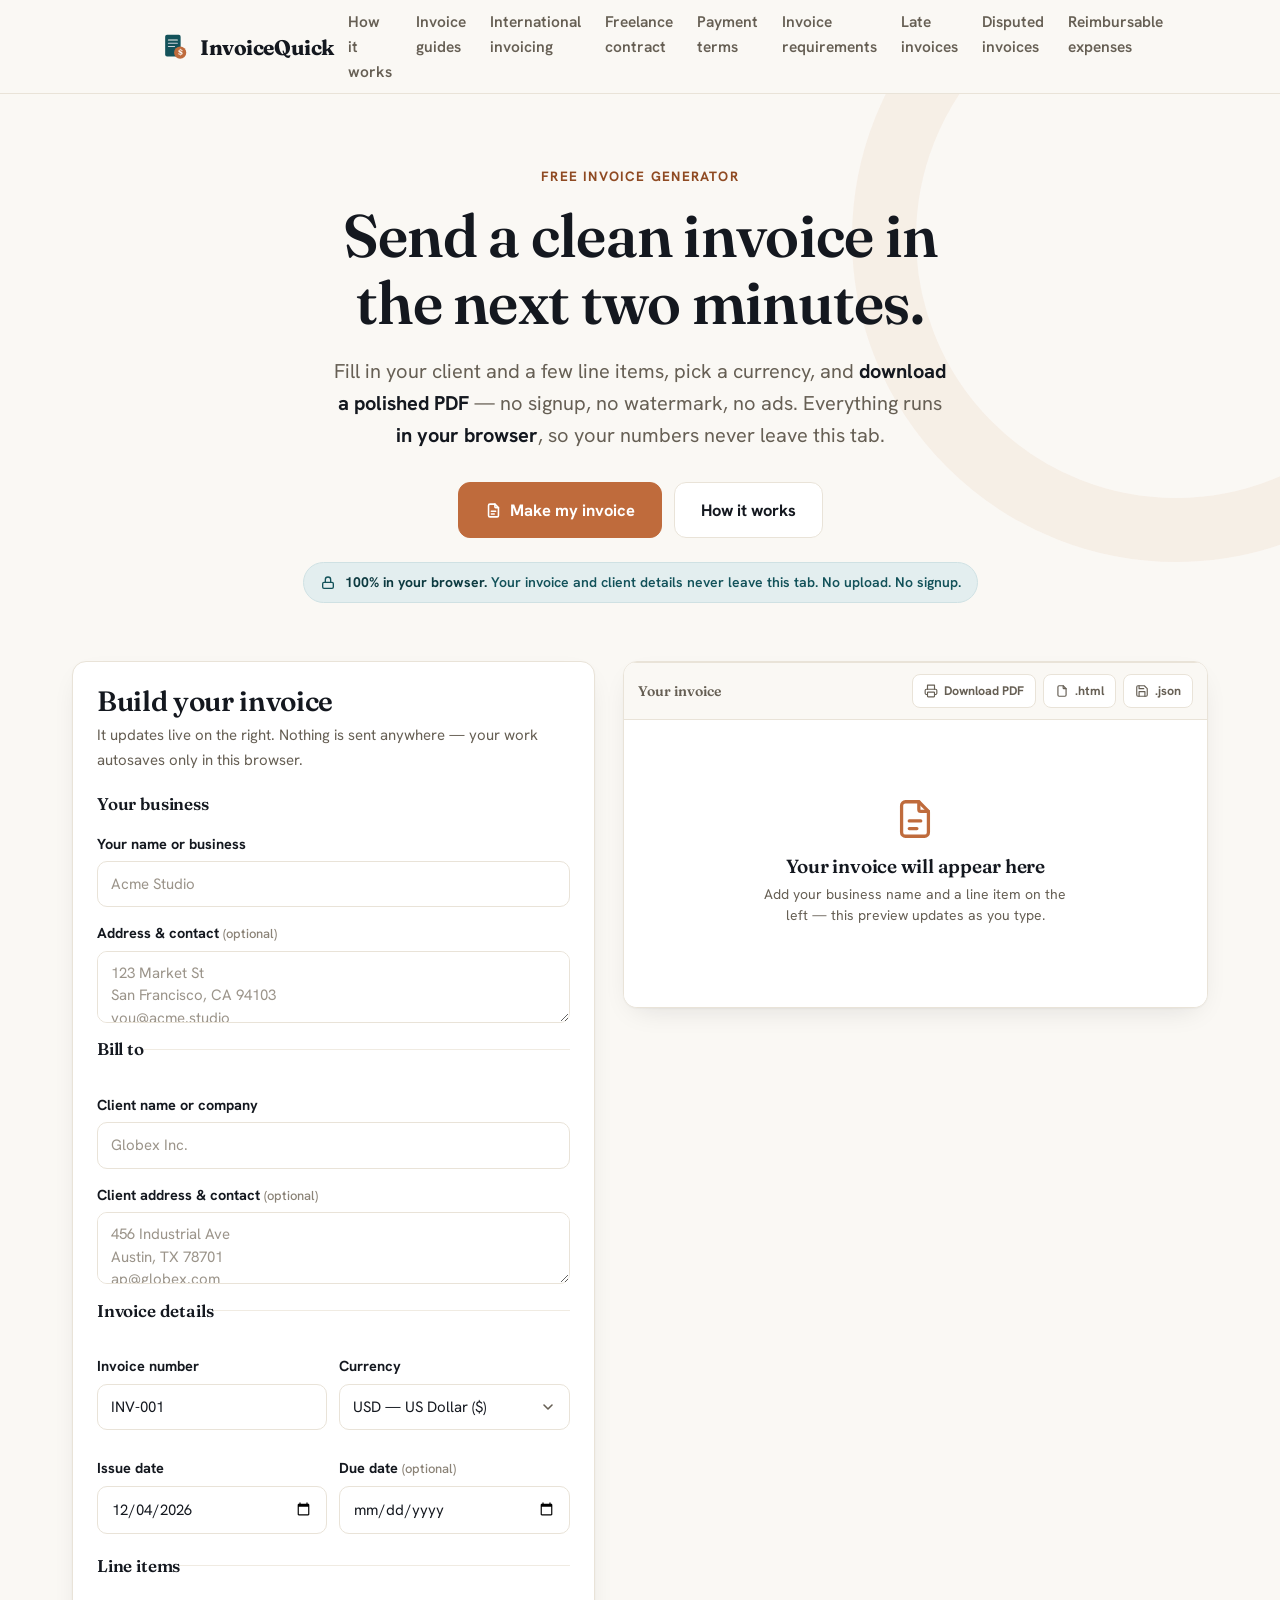
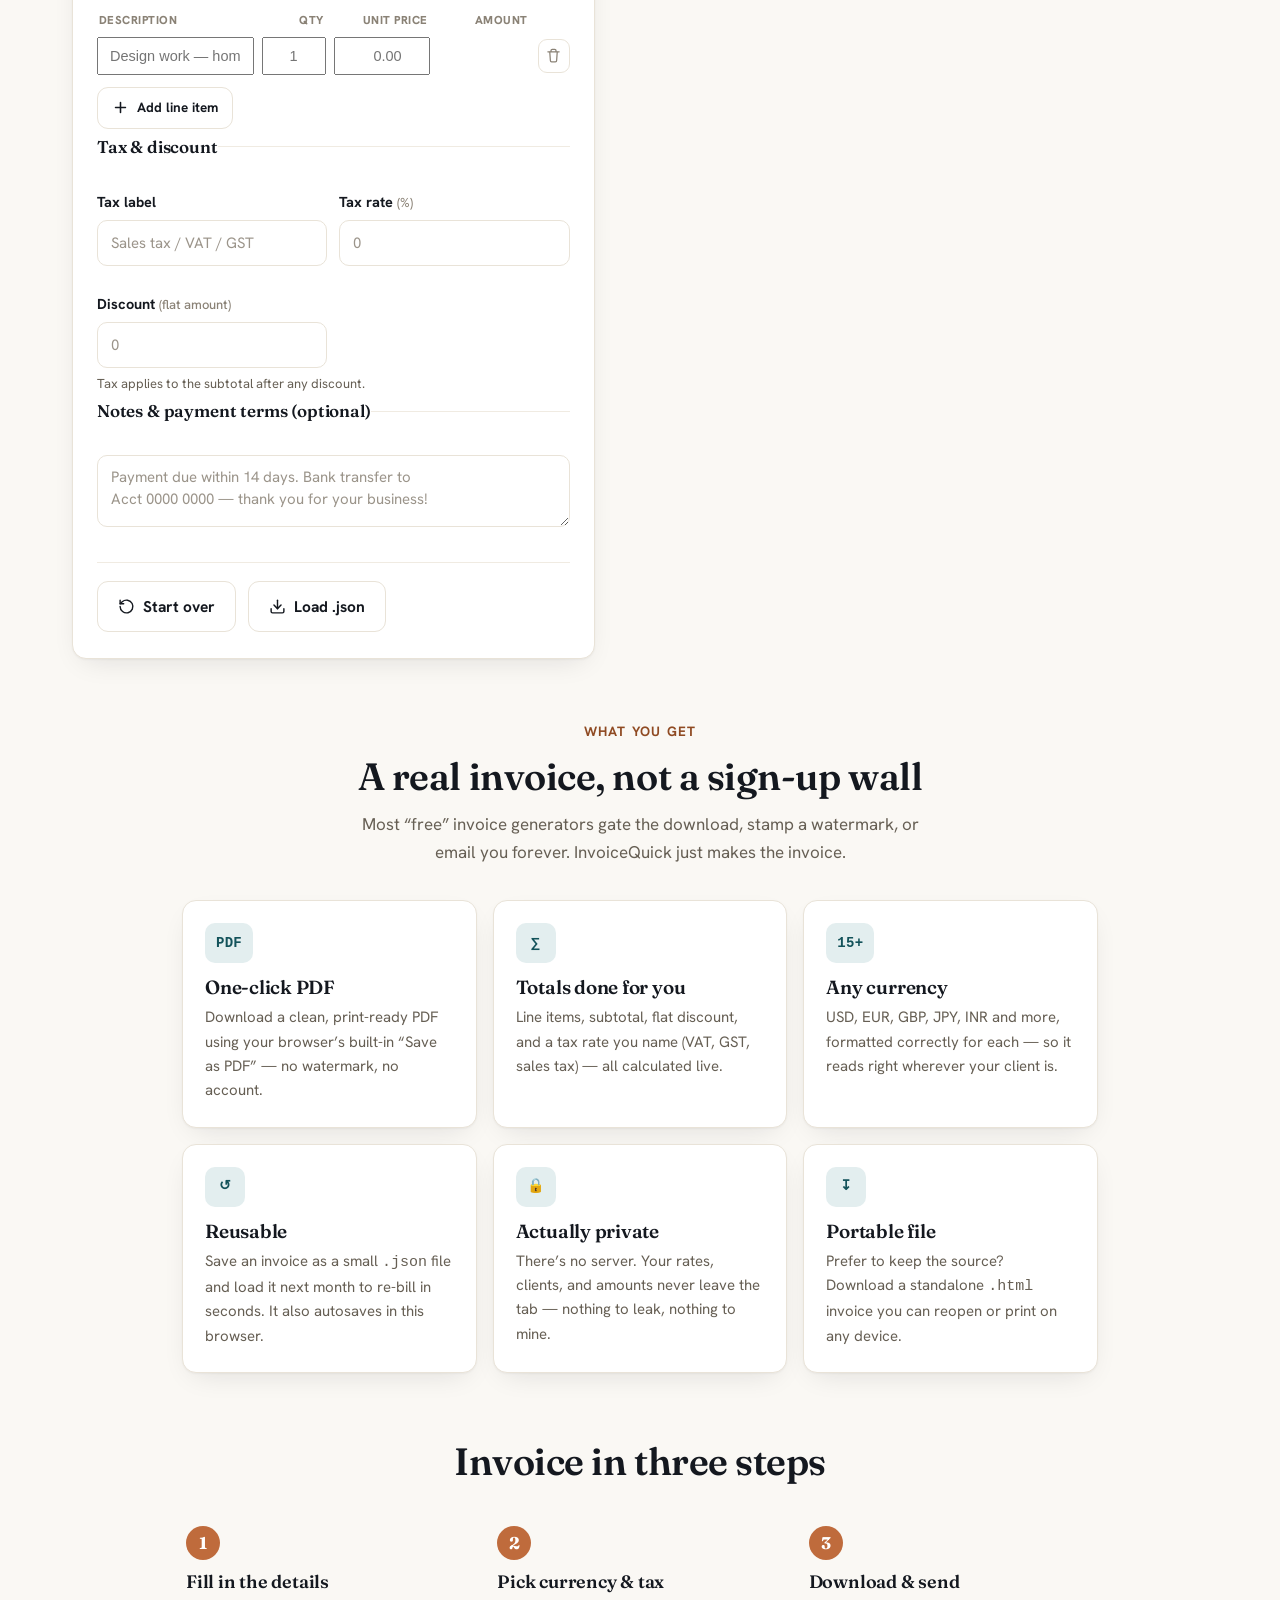
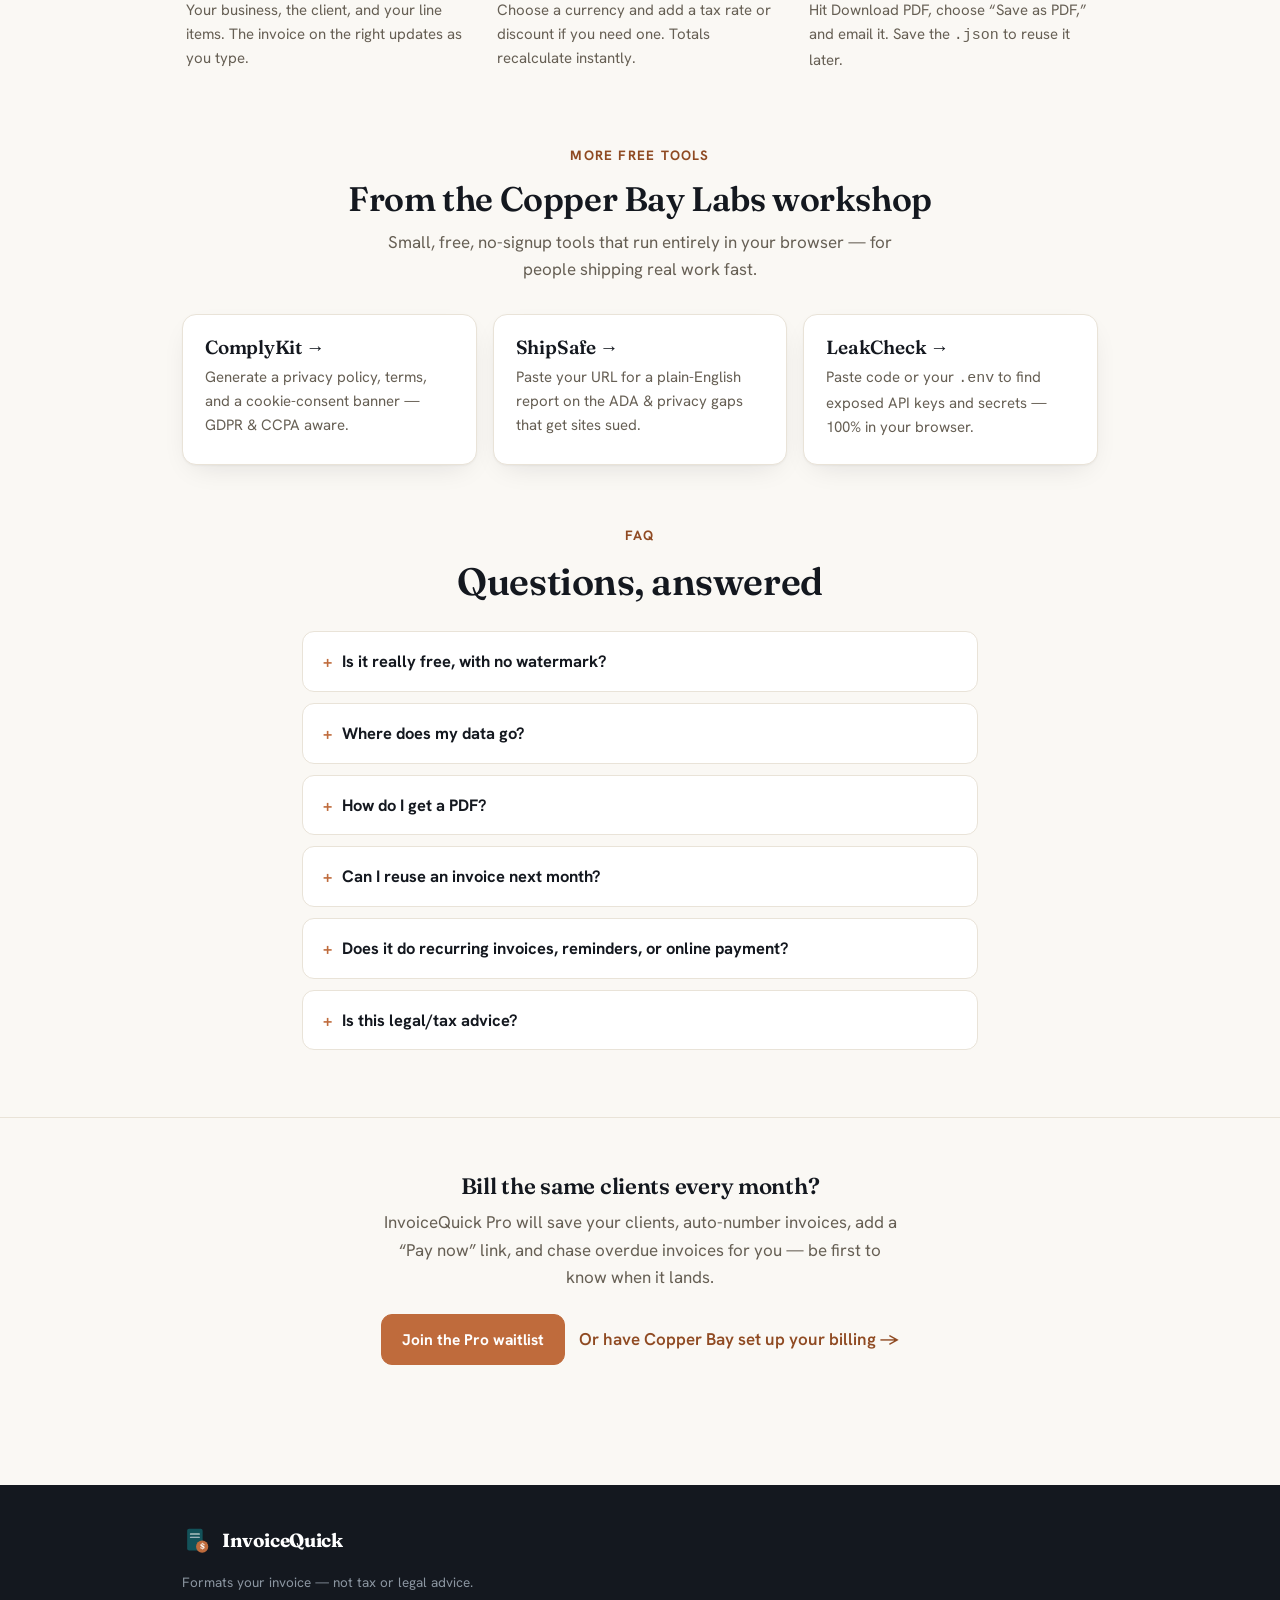
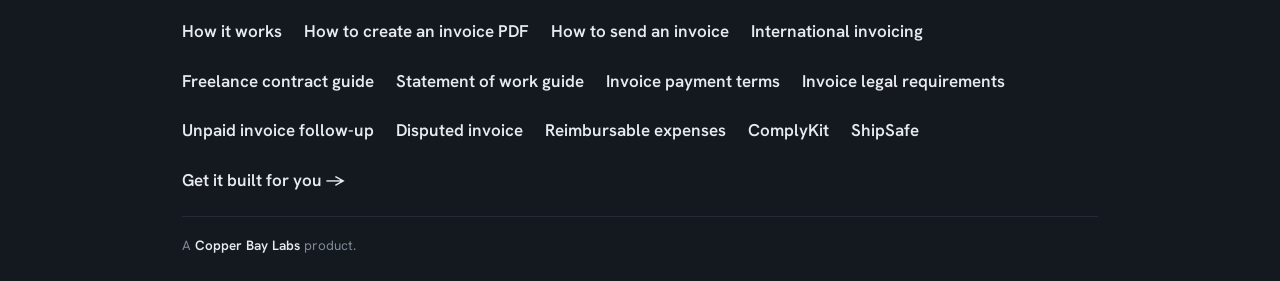
<file: index.html>
<!doctype html>
<html lang="en">
<head>
<meta charset="utf-8">
<meta name="viewport" content="width=device-width, initial-scale=1">
<title>InvoiceQuick &mdash; free invoice generator, PDF in 10 seconds, no signup</title>
<meta name="description" content="Fill in your client and line items, pick a currency, and download a clean PDF invoice in seconds. 100% in your browser &mdash; no signup, no ads, nothing uploaded. Free.">
<link rel="canonical" href="https://labs.copperbaytech.com/invoicequick/">
<meta property="og:type" content="website">
<meta property="og:site_name" content="InvoiceQuick">
<meta property="og:title" content="InvoiceQuick &mdash; free invoice generator, PDF in seconds">
<meta property="og:description" content="Make a clean, professional invoice and download it as a PDF in seconds. Runs entirely in your browser &mdash; no signup, nothing uploaded. Free.">
<meta property="og:url" content="https://labs.copperbaytech.com/invoicequick/">
<meta property="og:image" content="https://labs.copperbaytech.com/invoicequick/og-image.png">
<meta property="og:image:width" content="1200">
<meta property="og:image:height" content="630">
<meta name="twitter:card" content="summary_large_image">
<meta name="theme-color" content="#faf8f4">
<link rel="icon" href="favicon.svg" type="image/svg+xml">
<link rel="apple-touch-icon" href="apple-touch-icon.png">
<link rel="preconnect" href="https://fonts.googleapis.com">
<link rel="preconnect" href="https://fonts.gstatic.com" crossorigin>
<link href="https://fonts.googleapis.com/css2?family=Fraunces:opsz,wght@9..144,500;9..144,600;9..144,700&family=Hanken+Grotesk:wght@400;500;600;700&display=swap" rel="stylesheet">
<script type="application/ld+json">
{"@context":"https://schema.org","@type":"WebApplication","name":"InvoiceQuick","applicationCategory":"BusinessApplication","operatingSystem":"Web","offers":{"@type":"Offer","price":"0","priceCurrency":"USD"},"description":"Free client-side invoice generator. Enter client and line items and download a clean PDF invoice in seconds. Runs entirely in the browser; nothing is uploaded.","publisher":{"@type":"Organization","name":"Copper Bay Labs","url":"https://copperbaytech.com"}}
</script>
<link rel="stylesheet" href="styles.css?v=1">
</head>
<body>
<a class="skip" href="#main">Skip to main content</a>

<header class="masthead" role="banner">
  <div class="wrap hdr-bar">
    <a class="brand" href="./" aria-label="InvoiceQuick &mdash; go to homepage">
      <svg class="mark" viewBox="0 0 64 64" aria-hidden="true">
        <rect x="11" y="6" width="33" height="46" rx="4" fill="#13525a"/>
        <line x1="18" y1="17" x2="37" y2="17" stroke="#faf8f4" stroke-width="2.4" stroke-linecap="round"/>
        <line x1="18" y1="24" x2="37" y2="24" stroke="#cbd2da" stroke-width="2.4" stroke-linecap="round"/>
        <line x1="18" y1="31" x2="31" y2="31" stroke="#cbd2da" stroke-width="2.4" stroke-linecap="round"/>
        <circle cx="43" cy="44" r="13" fill="#bf6b3c"/>
        <text x="43" y="49.4" font-family="Fraunces,Georgia,serif" font-size="17" font-weight="700" fill="#faf8f4" text-anchor="middle">$</text>
      </svg>
      <span class="wordmark">InvoiceQuick</span>
    </a>
    <nav class="nav" aria-label="Primary navigation">
      <a href="about.html">How it works</a>
      <a href="guides/create-free-invoice-pdf.html">Invoice guides</a>
      <a href="guides/invoice-clients-international.html">International invoicing</a>
      <a href="guides/freelance-contract-template.html">Freelance contract</a>
      <a href="guides/invoice-payment-terms.html">Payment terms</a>
      <a href="guides/invoice-legal-requirements.html">Invoice requirements</a>
      <a href="guides/follow-up-unpaid-invoice.html">Late invoices</a>
      <a href="guides/handle-disputed-invoice.html">Disputed invoices</a>
      <a href="guides/invoice-reimbursable-expenses.html">Reimbursable expenses</a>
    </nav>
  </div>
</header>

<main id="main">

  <section class="hero">
    <div class="wrap">
      <p class="eyebrow">Free invoice generator</p>
      <h1>Send a clean invoice in the next two minutes.</h1>
      <p class="lede">Fill in your client and a few line items, pick a currency, and <strong>download a polished PDF</strong> &mdash; no signup, no watermark, no ads. Everything runs <strong>in your browser</strong>, so your numbers never leave this tab.</p>
      <div class="btn-row">
        <a class="btn primary large" href="#builder">
          <svg viewBox="0 0 24 24" fill="none" stroke="currentColor" stroke-width="2.2" stroke-linecap="round" stroke-linejoin="round" aria-hidden="true"><path d="M14 3v4a1 1 0 0 0 1 1h4"/><path d="M17 21H7a2 2 0 0 1-2-2V5a2 2 0 0 1 2-2h7l5 5v11a2 2 0 0 1-2 2Z"/><path d="M9 13h6"/><path d="M9 17h4"/></svg>
          Make my invoice
        </a>
        <a class="btn large" href="about.html">How it works</a>
      </div>
      <p class="trust-badge">
        <svg viewBox="0 0 24 24" fill="none" stroke="currentColor" stroke-width="2" stroke-linecap="round" stroke-linejoin="round" aria-hidden="true"><rect x="4" y="11" width="16" height="9" rx="2"/><path d="M8 11V7a4 4 0 0 1 8 0v4"/></svg>
        <span><strong>100% in your browser.</strong> Your invoice and client details never leave this tab. No upload. No signup.</span>
      </p>
    </div>
  </section>

  <section class="builder" id="builder" tabindex="-1" aria-label="Invoice builder">
    <div class="wrap" style="max-width:1180px">
      <div class="builder-wrap">

        <!-- ---------- form ---------- -->
        <form class="quiz" id="invForm" autocomplete="on" novalidate>
          <div class="quiz-head">
            <h2 class="quiz-title">Build your invoice</h2>
            <p class="quiz-sub">It updates live on the right. Nothing is sent anywhere &mdash; your work autosaves only in this browser.</p>
          </div>

          <fieldset class="qz-group">
            <legend>Your business</legend>
            <div class="field">
              <label for="bizName">Your name or business</label>
              <input id="bizName" name="bizName" type="text" placeholder="Acme Studio" autocomplete="organization">
            </div>
            <div class="field">
              <label for="bizDetails">Address &amp; contact <span class="opt">(optional)</span></label>
              <textarea id="bizDetails" name="bizDetails" placeholder="123 Market St&#10;San Francisco, CA 94103&#10;you@acme.studio"></textarea>
            </div>
          </fieldset>

          <fieldset class="qz-group">
            <legend>Bill to</legend>
            <div class="field">
              <label for="clientName">Client name or company</label>
              <input id="clientName" name="clientName" type="text" placeholder="Globex Inc.">
            </div>
            <div class="field">
              <label for="clientDetails">Client address &amp; contact <span class="opt">(optional)</span></label>
              <textarea id="clientDetails" name="clientDetails" placeholder="456 Industrial Ave&#10;Austin, TX 78701&#10;ap@globex.com"></textarea>
            </div>
          </fieldset>

          <fieldset class="qz-group">
            <legend>Invoice details</legend>
            <div class="two-col">
              <div class="field">
                <label for="invNumber">Invoice number</label>
                <input id="invNumber" name="invNumber" type="text" placeholder="INV-001">
              </div>
              <div class="field">
                <label for="currency">Currency</label>
                <select id="currency" name="currency">
                  <option value="USD">USD &mdash; US Dollar ($)</option>
                  <option value="EUR">EUR &mdash; Euro (&euro;)</option>
                  <option value="GBP">GBP &mdash; British Pound (&pound;)</option>
                  <option value="CAD">CAD &mdash; Canadian Dollar ($)</option>
                  <option value="AUD">AUD &mdash; Australian Dollar ($)</option>
                  <option value="NZD">NZD &mdash; NZ Dollar ($)</option>
                  <option value="JPY">JPY &mdash; Japanese Yen (&yen;)</option>
                  <option value="INR">INR &mdash; Indian Rupee (&#8377;)</option>
                  <option value="SGD">SGD &mdash; Singapore Dollar ($)</option>
                  <option value="CHF">CHF &mdash; Swiss Franc</option>
                  <option value="SEK">SEK &mdash; Swedish Krona</option>
                  <option value="ZAR">ZAR &mdash; South African Rand</option>
                  <option value="BRL">BRL &mdash; Brazilian Real (R$)</option>
                  <option value="MXN">MXN &mdash; Mexican Peso ($)</option>
                  <option value="AED">AED &mdash; UAE Dirham</option>
                </select>
              </div>
              <div class="field">
                <label for="issueDate">Issue date</label>
                <input id="issueDate" name="issueDate" type="date">
              </div>
              <div class="field">
                <label for="dueDate">Due date <span class="opt">(optional)</span></label>
                <input id="dueDate" name="dueDate" type="date">
              </div>
            </div>
          </fieldset>

          <fieldset class="qz-group">
            <legend>Line items</legend>
            <div class="items" id="items">
              <div class="items-head" aria-hidden="true">
                <span>Description</span>
                <span class="ih-right">Qty</span>
                <span class="ih-right">Unit price</span>
                <span class="ih-right">Amount</span>
                <span></span>
              </div>
              <!-- rows injected by app.js -->
            </div>
            <button type="button" class="btn add-row" id="addItem">
              <svg viewBox="0 0 24 24" fill="none" stroke="currentColor" stroke-width="2.2" stroke-linecap="round" stroke-linejoin="round" aria-hidden="true"><path d="M12 5v14M5 12h14"/></svg>
              Add line item
            </button>
          </fieldset>

          <fieldset class="qz-group">
            <legend>Tax &amp; discount</legend>
            <div class="two-col">
              <div class="field">
                <label for="taxLabel">Tax label</label>
                <input id="taxLabel" name="taxLabel" type="text" placeholder="Sales tax / VAT / GST">
              </div>
              <div class="field">
                <label for="taxRate">Tax rate <span class="opt">(%)</span></label>
                <input id="taxRate" name="taxRate" type="number" inputmode="decimal" min="0" max="100" step="0.01" placeholder="0">
              </div>
              <div class="field">
                <label for="discount">Discount <span class="opt">(flat amount)</span></label>
                <input id="discount" name="discount" type="number" inputmode="decimal" min="0" step="0.01" placeholder="0">
              </div>
            </div>
            <p class="field-hint">Tax applies to the subtotal after any discount.</p>
          </fieldset>

          <fieldset class="qz-group">
            <legend>Notes &amp; payment terms <span class="opt">(optional)</span></legend>
            <div class="field">
              <textarea id="notes" name="notes" placeholder="Payment due within 14 days. Bank transfer to&#10;Acct 0000 0000 &mdash; thank you for your business!"></textarea>
            </div>
          </fieldset>

          <div class="quiz-actions">
            <button type="button" class="btn ghost" id="btnReset">
              <svg viewBox="0 0 24 24" fill="none" stroke="currentColor" stroke-width="2" stroke-linecap="round" stroke-linejoin="round" aria-hidden="true"><path d="M3 12a9 9 0 1 0 3-6.7L3 8"/><path d="M3 3v5h5"/></svg>
              Start over
            </button>
            <button type="button" class="btn" id="btnLoad">
              <svg viewBox="0 0 24 24" fill="none" stroke="currentColor" stroke-width="2" stroke-linecap="round" stroke-linejoin="round" aria-hidden="true"><path d="M21 15v4a2 2 0 0 1-2 2H5a2 2 0 0 1-2-2v-4"/><path d="M7 10l5 5 5-5"/><path d="M12 15V3"/></svg>
              Load .json
            </button>
            <input id="loadFile" type="file" accept="application/json,.json" hidden>
          </div>
        </form>

        <!-- ---------- live preview ---------- -->
        <div class="preview" aria-label="Invoice preview">
          <div class="preview-stick">
            <div class="export-bar">
              <span class="export-label">Your invoice</span>
              <div class="export-btns">
                <button type="button" class="exp-btn" id="btnPrint" title="Opens your browser's print dialog &mdash; choose &ldquo;Save as PDF&rdquo;.">
                  <svg viewBox="0 0 24 24" fill="none" stroke="currentColor" stroke-width="2" stroke-linecap="round" stroke-linejoin="round" aria-hidden="true"><path d="M6 9V2h12v7"/><path d="M6 18H4a2 2 0 0 1-2-2v-5a2 2 0 0 1 2-2h16a2 2 0 0 1 2 2v5a2 2 0 0 1-2 2h-2"/><rect x="6" y="14" width="12" height="8" rx="1"/></svg>
                  <span class="exp-default">Download PDF</span>
                </button>
                <button type="button" class="exp-btn" id="btnHtml">
                  <svg viewBox="0 0 24 24" fill="none" stroke="currentColor" stroke-width="2" stroke-linecap="round" stroke-linejoin="round" aria-hidden="true"><path d="M14 3v4a1 1 0 0 0 1 1h4"/><path d="M17 21H7a2 2 0 0 1-2-2V5a2 2 0 0 1 2-2h7l5 5v11a2 2 0 0 1-2 2Z"/></svg>
                  <span class="exp-default">.html</span><span class="exp-done">Saved &#10003;</span>
                </button>
                <button type="button" class="exp-btn" id="btnSave">
                  <svg viewBox="0 0 24 24" fill="none" stroke="currentColor" stroke-width="2" stroke-linecap="round" stroke-linejoin="round" aria-hidden="true"><path d="M19 21H5a2 2 0 0 1-2-2V5a2 2 0 0 1 2-2h11l5 5v11a2 2 0 0 1-2 2Z"/><path d="M17 21v-8H7v8M7 3v5h8"/></svg>
                  <span class="exp-default">.json</span><span class="exp-done">Saved &#10003;</span>
                </button>
              </div>
            </div>
          </div>
          <div class="preview-body">
            <article class="invoice-doc" id="invoice" aria-live="polite">
              <!-- rendered by app.js -->
            </article>
          </div>
        </div>

      </div>
    </div>
  </section>

  <section class="detect">
    <div class="wrap">
      <p class="eyebrow">What you get</p>
      <h2 class="detect-title">A real invoice, not a sign-up wall</h2>
      <p class="detect-sub">Most &ldquo;free&rdquo; invoice generators gate the download, stamp a watermark, or email you forever. InvoiceQuick just makes the invoice.</p>
      <div class="detect-grid">
        <div class="feature">
          <span class="feat-icon">PDF</span>
          <h3>One-click PDF</h3>
          <p>Download a clean, print-ready PDF using your browser&rsquo;s built-in &ldquo;Save as PDF&rdquo; &mdash; no watermark, no account.</p>
        </div>
        <div class="feature">
          <span class="feat-icon">&sum;</span>
          <h3>Totals done for you</h3>
          <p>Line items, subtotal, flat discount, and a tax rate you name (VAT, GST, sales tax) &mdash; all calculated live.</p>
        </div>
        <div class="feature">
          <span class="feat-icon">15+</span>
          <h3>Any currency</h3>
          <p>USD, EUR, GBP, JPY, INR and more, formatted correctly for each &mdash; so it reads right wherever your client is.</p>
        </div>
        <div class="feature">
          <span class="feat-icon">&#8634;</span>
          <h3>Reusable</h3>
          <p>Save an invoice as a small <code>.json</code> file and load it next month to re-bill in seconds. It also autosaves in this browser.</p>
        </div>
        <div class="feature">
          <span class="feat-icon">&#128274;</span>
          <h3>Actually private</h3>
          <p>There&rsquo;s no server. Your rates, clients, and amounts never leave the tab &mdash; nothing to leak, nothing to mine.</p>
        </div>
        <div class="feature">
          <span class="feat-icon">&#8615;</span>
          <h3>Portable file</h3>
          <p>Prefer to keep the source? Download a standalone <code>.html</code> invoice you can reopen or print on any device.</p>
        </div>
      </div>
    </div>
  </section>

  <section class="steps">
    <div class="wrap">
      <h2 class="steps-title">Invoice in three steps</h2>
      <div class="step-grid">
        <div class="step">
          <span class="step-num">1</span>
          <h3>Fill in the details</h3>
          <p>Your business, the client, and your line items. The invoice on the right updates as you type.</p>
        </div>
        <div class="step">
          <span class="step-num">2</span>
          <h3>Pick currency &amp; tax</h3>
          <p>Choose a currency and add a tax rate or discount if you need one. Totals recalculate instantly.</p>
        </div>
        <div class="step">
          <span class="step-num">3</span>
          <h3>Download &amp; send</h3>
          <p>Hit Download PDF, choose &ldquo;Save as PDF,&rdquo; and email it. Save the <code>.json</code> to reuse it later.</p>
        </div>
      </div>
    </div>
  </section>

  <section class="suite">
    <div class="wrap">
      <p class="eyebrow">More free tools</p>
      <h2 class="suite-title">From the Copper Bay Labs workshop</h2>
      <p class="suite-sub">Small, free, no-signup tools that run entirely in your browser &mdash; for people shipping real work fast.</p>
      <div class="suite-grid">
        <div class="feature">
          <h3><a href="https://labs.copperbaytech.com/complykit/" target="_blank" rel="noopener noreferrer">ComplyKit &rarr;</a></h3>
          <p>Generate a privacy policy, terms, and a cookie-consent banner &mdash; GDPR &amp; CCPA aware.</p>
        </div>
        <div class="feature">
          <h3><a href="https://labs.copperbaytech.com/shipsafe/" target="_blank" rel="noopener noreferrer">ShipSafe &rarr;</a></h3>
          <p>Paste your URL for a plain-English report on the ADA &amp; privacy gaps that get sites sued.</p>
        </div>
        <div class="feature">
          <h3><a href="https://labs.copperbaytech.com/leakcheck/" target="_blank" rel="noopener noreferrer">LeakCheck &rarr;</a></h3>
          <p>Paste code or your <code>.env</code> to find exposed API keys and secrets &mdash; 100% in your browser.</p>
        </div>
      </div>
    </div>
  </section>

  <section class="faq">
    <div class="wrap narrow">
      <p class="eyebrow">FAQ</p>
      <h2 class="faq-title">Questions, answered</h2>
      <details>
        <summary>Is it really free, with no watermark?</summary>
        <p>Yes. There&rsquo;s no signup, no watermark on the invoice, no ads, and no &ldquo;upgrade to download.&rdquo; InvoiceQuick is a free tool from Copper Bay Labs.</p>
      </details>
      <details>
        <summary>Where does my data go?</summary>
        <p>Nowhere. There is no InvoiceQuick server. Everything you type stays in your browser tab; your work autosaves only to this browser&rsquo;s local storage. Clearing your browser data or using a private window wipes it.</p>
      </details>
      <details>
        <summary>How do I get a PDF?</summary>
        <p>Click <strong>Download PDF</strong>. Your browser&rsquo;s print dialog opens with just the invoice on the page &mdash; choose <strong>&ldquo;Save as PDF&rdquo;</strong> as the destination. This uses your browser&rsquo;s native PDF export, so it works offline and needs no plugin. See the <a href="guides/create-free-invoice-pdf.html">full invoice guide</a> for what to include, and the <a href="guides/send-invoice-email.html">invoice email guide</a> for subject lines, templates, and follow-up cadences.</p>
      </details>
      <details>
        <summary>Can I reuse an invoice next month?</summary>
        <p>Yes &mdash; click <strong>.json</strong> to save the invoice as a small file, then <strong>Load .json</strong> later to bring it all back. Bump the invoice number and date and you&rsquo;re done.</p>
      </details>
      <details>
        <summary>Does it do recurring invoices, reminders, or online payment?</summary>
        <p>Not in the free tool &mdash; it&rsquo;s a fast one-off generator by design. Automatic numbering, saved clients, payment links, and reminders are on the roadmap for InvoiceQuick Pro; there&rsquo;s a waitlist at the bottom of the page.</p>
      </details>
      <details>
        <summary>Is this legal/tax advice?</summary>
        <p>No. InvoiceQuick formats the invoice; it doesn&rsquo;t determine what tax rate you owe or what your invoice must legally include in your country. Check your local requirements (and the right tax rate) yourself.</p>
      </details>
    </div>
  </section>

</main>

<section class="upsell" aria-labelledby="upsell-h" style="border-top:1px solid var(--line,#e7e1d8);padding:3.5rem 0;text-align:center">
  <div class="wrap">
    <h2 id="upsell-h" style="margin:0 0 .6rem;font-size:1.4rem">Bill the same clients every month?</h2>
    <p style="max-width:52ch;margin:0 auto 1.4rem;color:var(--muted,#665f54)">InvoiceQuick Pro will save your clients, auto-number invoices, add a &ldquo;Pay now&rdquo; link, and chase overdue invoices for you &mdash; be first to know when it lands.</p>
    <div style="display:flex;gap:.85rem;justify-content:center;flex-wrap:wrap;align-items:center">
      <a class="btn primary" href="mailto:contact@copperbaytech.com?subject=InvoiceQuick%20Pro%20waitlist&amp;body=I%27d%20use%20saved%20clients%2C%20auto-numbering%2C%20and%20payment%20links.%20Notify%20me%20at%20launch.">Join the Pro waitlist</a>
      <a href="https://copperbaytech.com" target="_blank" rel="noopener noreferrer" style="font-weight:600">Or have Copper Bay set up your billing <span aria-hidden="true">&rarr;</span></a>
    </div>
  </div>
</section>

<footer class="footer" role="contentinfo">
  <div class="wrap foot">
    <div>
      <a class="brand small" href="./" aria-label="InvoiceQuick &mdash; homepage">
        <svg class="mark" viewBox="0 0 64 64" aria-hidden="true">
          <rect x="11" y="6" width="33" height="46" rx="4" fill="#13525a"/>
          <line x1="18" y1="17" x2="37" y2="17" stroke="#faf8f4" stroke-width="2.4" stroke-linecap="round"/>
          <line x1="18" y1="24" x2="37" y2="24" stroke="#cbd2da" stroke-width="2.4" stroke-linecap="round"/>
          <circle cx="43" cy="44" r="13" fill="#bf6b3c"/>
          <text x="43" y="49.4" font-family="Fraunces,Georgia,serif" font-size="17" font-weight="700" fill="#faf8f4" text-anchor="middle">$</text>
        </svg>
        <span class="wordmark">InvoiceQuick</span>
      </a>
      <p class="fine">Formats your invoice &mdash; not tax or legal advice.</p>
    </div>
    <nav class="foot-nav" aria-label="Footer navigation">
      <a href="about.html">How it works</a>
      <a href="guides/create-free-invoice-pdf.html">How to create an invoice PDF</a>
      <a href="guides/send-invoice-email.html">How to send an invoice</a>
      <a href="guides/invoice-clients-international.html">International invoicing</a>
      <a href="guides/freelance-contract-template.html">Freelance contract guide</a>
      <a href="guides/statement-of-work-template.html">Statement of work guide</a>
      <a href="guides/invoice-payment-terms.html">Invoice payment terms</a>
      <a href="guides/invoice-legal-requirements.html">Invoice legal requirements</a>
      <a href="guides/follow-up-unpaid-invoice.html">Unpaid invoice follow-up</a>
      <a href="guides/handle-disputed-invoice.html">Disputed invoice</a>
      <a href="guides/invoice-reimbursable-expenses.html">Reimbursable expenses</a>
      <a href="https://labs.copperbaytech.com/complykit/" target="_blank" rel="noopener noreferrer">ComplyKit</a>
      <a href="https://labs.copperbaytech.com/shipsafe/" target="_blank" rel="noopener noreferrer">ShipSafe</a>
      <a href="https://copperbaytech.com" target="_blank" rel="noopener noreferrer">Get it built for you &rarr;</a>
    </nav>
  </div>
  <div class="wrap">
    <p class="madeby">A <a href="https://copperbaytech.com" target="_blank" rel="noopener noreferrer">Copper Bay Labs</a> product.</p>
  </div>
</footer>

<script src="app.js?v=1"></script>
</body>
</html>
</file>
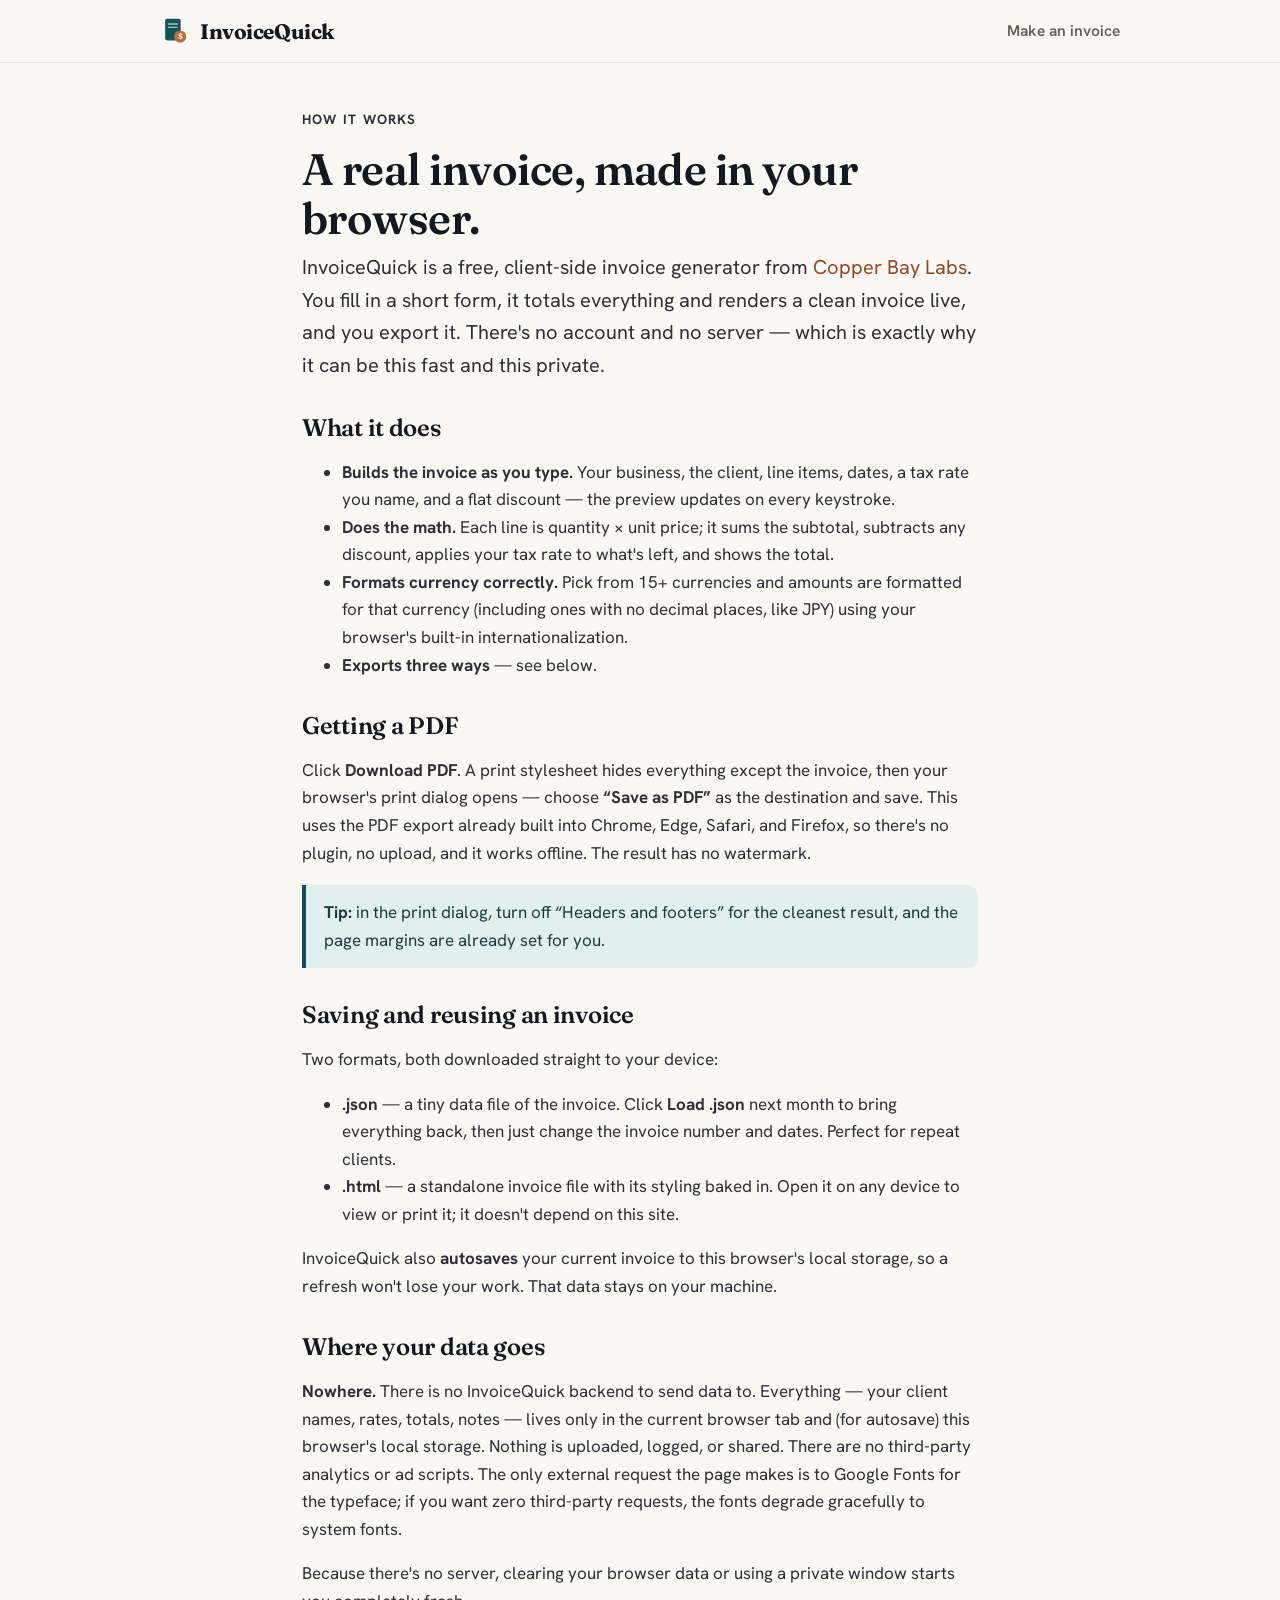
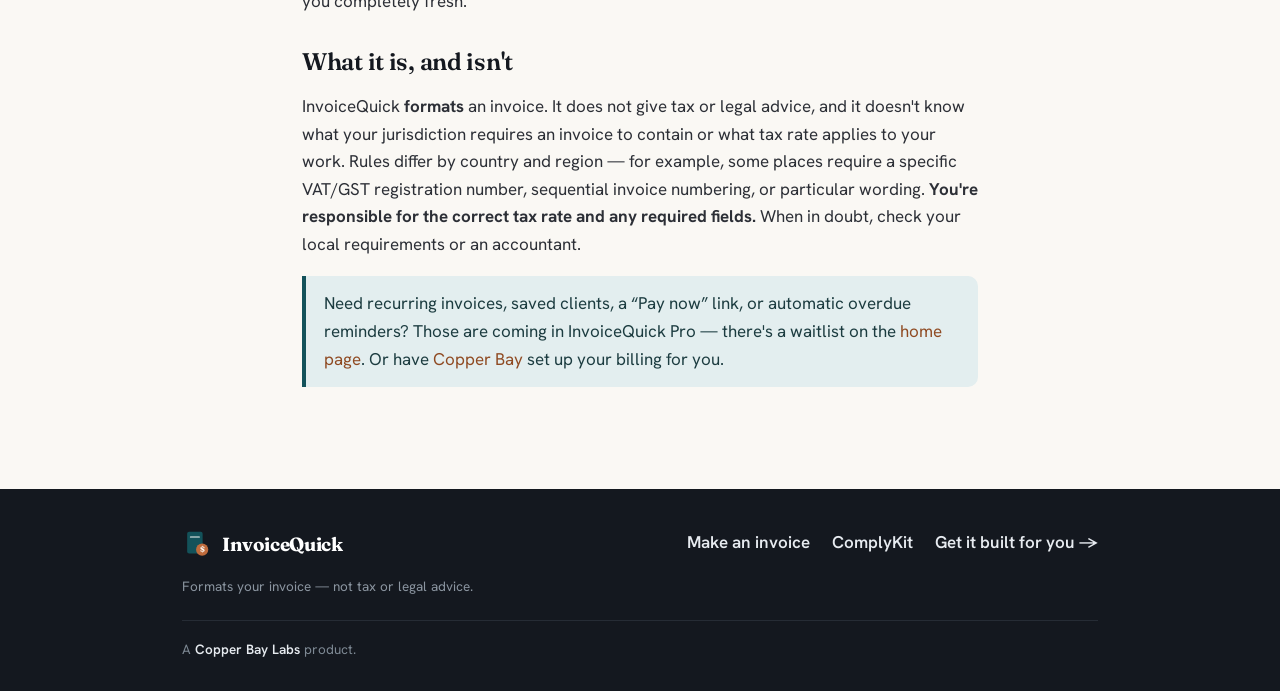
<file: about.html>
<!doctype html>
<html lang="en">
<head>
<meta charset="utf-8">
<meta name="viewport" content="width=device-width, initial-scale=1">
<title>How InvoiceQuick works — privacy, PDF export & what it is</title>
<meta name="description" content="How InvoiceQuick works: it builds and totals your invoice entirely in your browser, exports to PDF, HTML, or a reusable JSON file, and never uploads your data. Not tax or legal advice.">
<link rel="canonical" href="https://labs.copperbaytech.com/invoicequick/about.html">
<meta property="og:type" content="article">
<meta property="og:site_name" content="InvoiceQuick">
<meta property="og:title" content="How InvoiceQuick works">
<meta property="og:description" content="A privacy-first, client-side invoice generator. Here's exactly how it works, where your data goes (nowhere), and what it is and isn't.">
<meta property="og:url" content="https://labs.copperbaytech.com/invoicequick/about.html">
<meta property="og:image" content="https://labs.copperbaytech.com/invoicequick/og-image.png">
<meta name="theme-color" content="#faf8f4">
<link rel="icon" href="favicon.svg" type="image/svg+xml">
<link rel="apple-touch-icon" href="apple-touch-icon.png">
<link rel="preconnect" href="https://fonts.googleapis.com">
<link rel="preconnect" href="https://fonts.gstatic.com" crossorigin>
<link href="https://fonts.googleapis.com/css2?family=Fraunces:opsz,wght@9..144,500;9..144,600;9..144,700&family=Hanken+Grotesk:wght@400;500;600;700&display=swap" rel="stylesheet">
<link rel="stylesheet" href="styles.css?v=1">
</head>
<body>
<a class="skip" href="#main">Skip to main content</a>

<header class="masthead" role="banner">
  <div class="wrap hdr-bar">
    <a class="brand" href="./" aria-label="InvoiceQuick — go to homepage">
      <svg class="mark" viewBox="0 0 64 64" aria-hidden="true">
        <rect x="11" y="6" width="33" height="46" rx="4" fill="#13525a"/>
        <line x1="18" y1="17" x2="37" y2="17" stroke="#faf8f4" stroke-width="2.4" stroke-linecap="round"/>
        <line x1="18" y1="24" x2="37" y2="24" stroke="#cbd2da" stroke-width="2.4" stroke-linecap="round"/>
        <circle cx="43" cy="44" r="13" fill="#bf6b3c"/>
        <text x="43" y="49.4" font-family="Fraunces,Georgia,serif" font-size="17" font-weight="700" fill="#faf8f4" text-anchor="middle">$</text>
      </svg>
      <span class="wordmark">InvoiceQuick</span>
    </a>
    <nav class="nav" aria-label="Primary navigation">
      <a href="./">Make an invoice</a>
    </nav>
  </div>
</header>

<main id="main">
  <article class="doc">
    <div class="wrap narrow">
      <p class="eyebrow">How it works</p>
      <h1>A real invoice, made in your browser.</h1>
      <p class="lede">InvoiceQuick is a free, client-side invoice generator from <a href="https://copperbaytech.com" target="_blank" rel="noopener noreferrer">Copper Bay Labs</a>. You fill in a short form, it totals everything and renders a clean invoice live, and you export it. There's no account and no server — which is exactly why it can be this fast and this private.</p>

      <h2>What it does</h2>
      <ul>
        <li><strong>Builds the invoice as you type.</strong> Your business, the client, line items, dates, a tax rate you name, and a flat discount — the preview updates on every keystroke.</li>
        <li><strong>Does the math.</strong> Each line is quantity × unit price; it sums the subtotal, subtracts any discount, applies your tax rate to what's left, and shows the total.</li>
        <li><strong>Formats currency correctly.</strong> Pick from 15+ currencies and amounts are formatted for that currency (including ones with no decimal places, like JPY) using your browser's built-in internationalization.</li>
        <li><strong>Exports three ways</strong> — see below.</li>
      </ul>

      <h2>Getting a PDF</h2>
      <p>Click <strong>Download PDF</strong>. A print stylesheet hides everything except the invoice, then your browser's print dialog opens — choose <strong>“Save as PDF”</strong> as the destination and save. This uses the PDF export already built into Chrome, Edge, Safari, and Firefox, so there's no plugin, no upload, and it works offline. The result has no watermark.</p>
      <div class="callout"><strong>Tip:</strong> in the print dialog, turn off “Headers and footers” for the cleanest result, and the page margins are already set for you.</div>

      <h2>Saving and reusing an invoice</h2>
      <p>Two formats, both downloaded straight to your device:</p>
      <ul>
        <li><strong>.json</strong> — a tiny data file of the invoice. Click <strong>Load .json</strong> next month to bring everything back, then just change the invoice number and dates. Perfect for repeat clients.</li>
        <li><strong>.html</strong> — a standalone invoice file with its styling baked in. Open it on any device to view or print it; it doesn't depend on this site.</li>
      </ul>
      <p>InvoiceQuick also <strong>autosaves</strong> your current invoice to this browser's local storage, so a refresh won't lose your work. That data stays on your machine.</p>

      <h2 id="privacy">Where your data goes</h2>
      <p><strong>Nowhere.</strong> There is no InvoiceQuick backend to send data to. Everything — your client names, rates, totals, notes — lives only in the current browser tab and (for autosave) this browser's local storage. Nothing is uploaded, logged, or shared. There are no third-party analytics or ad scripts. The only external request the page makes is to Google Fonts for the typeface; if you want zero third-party requests, the fonts degrade gracefully to system fonts.</p>
      <p>Because there's no server, clearing your browser data or using a private window starts you completely fresh.</p>

      <h2>What it is, and isn't</h2>
      <p>InvoiceQuick <strong>formats</strong> an invoice. It does not give tax or legal advice, and it doesn't know what your jurisdiction requires an invoice to contain or what tax rate applies to your work. Rules differ by country and region — for example, some places require a specific VAT/GST registration number, sequential invoice numbering, or particular wording. <strong>You're responsible for the correct tax rate and any required fields.</strong> When in doubt, check your local requirements or an accountant.</p>

      <div class="callout">Need recurring invoices, saved clients, a “Pay now” link, or automatic overdue reminders? Those are coming in InvoiceQuick Pro — there's a waitlist on the <a href="./#builder">home page</a>. Or have <a href="https://copperbaytech.com" target="_blank" rel="noopener noreferrer">Copper Bay</a> set up your billing for you.</div>
    </div>
  </article>
</main>

<footer class="footer" role="contentinfo">
  <div class="wrap foot">
    <div>
      <a class="brand small" href="./" aria-label="InvoiceQuick — homepage">
        <svg class="mark" viewBox="0 0 64 64" aria-hidden="true">
          <rect x="11" y="6" width="33" height="46" rx="4" fill="#13525a"/>
          <line x1="18" y1="17" x2="37" y2="17" stroke="#faf8f4" stroke-width="2.4" stroke-linecap="round"/>
          <circle cx="43" cy="44" r="13" fill="#bf6b3c"/>
          <text x="43" y="49.4" font-family="Fraunces,Georgia,serif" font-size="17" font-weight="700" fill="#faf8f4" text-anchor="middle">$</text>
        </svg>
        <span class="wordmark">InvoiceQuick</span>
      </a>
      <p class="fine">Formats your invoice — not tax or legal advice.</p>
    </div>
    <nav class="foot-nav" aria-label="Footer navigation">
      <a href="./">Make an invoice</a>
      <a href="https://labs.copperbaytech.com/complykit/" target="_blank" rel="noopener noreferrer">ComplyKit</a>
      <a href="https://copperbaytech.com" target="_blank" rel="noopener noreferrer">Get it built for you &rarr;</a>
    </nav>
  </div>
  <div class="wrap">
    <p class="madeby">A <a href="https://copperbaytech.com" target="_blank" rel="noopener noreferrer">Copper Bay Labs</a> product.</p>
  </div>
</footer>
</body>
</html>
</file>
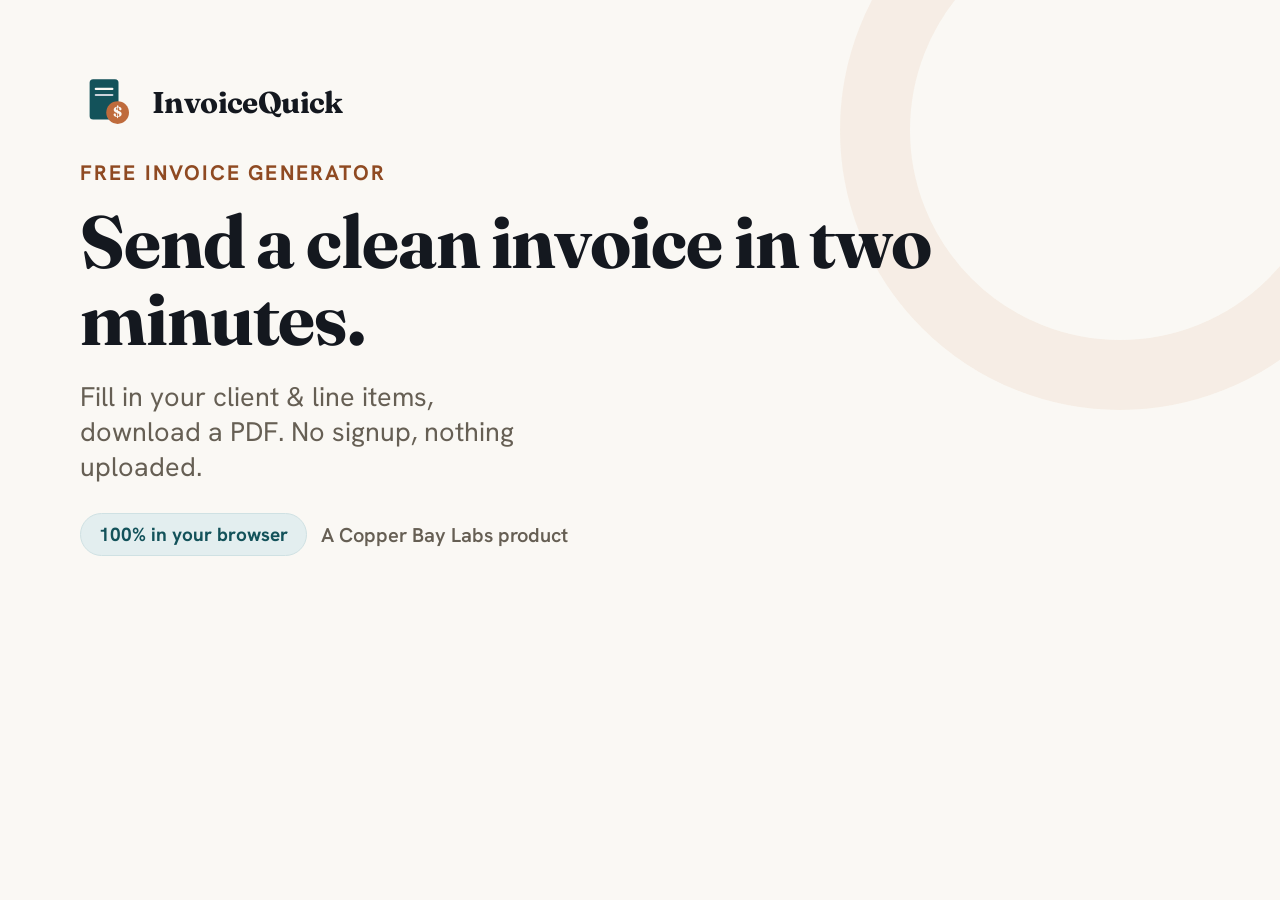
<file: og-template.html>
<!doctype html>
<html lang="en">
<head>
<meta charset="utf-8">
<!-- Source for og-image.png (1200x630). Render with headless Chrome/Edge:
     msedge --headless --window-size=1200,630 --screenshot=og-image.png og-template.html -->
<link href="https://fonts.googleapis.com/css2?family=Fraunces:opsz,wght@9..144,600;9..144,700&family=Hanken+Grotesk:wght@400;500;600;700&display=swap" rel="stylesheet">
<style>
  *{margin:0;box-sizing:border-box}
  body{width:1200px;height:630px;background:#faf8f4;font-family:"Hanken Grotesk",sans-serif;color:#14181f;overflow:hidden;position:relative}
  .ring{position:absolute;width:560px;height:560px;border:70px solid #f6ebe2;border-radius:50%;right:-200px;top:-150px;opacity:.8}
  .pad{position:absolute;inset:0;padding:74px 80px;display:flex;flex-direction:column;justify-content:space-between;z-index:1}
  .brandrow{display:flex;align-items:center;gap:16px}
  .brandrow .wm{font-family:"Fraunces",serif;font-weight:700;font-size:30px;letter-spacing:-.02em}
  .eyebrow{color:#8f4a22;font-weight:700;font-size:21px;letter-spacing:.1em;text-transform:uppercase;margin-bottom:18px}
  h1{font-family:"Fraunces",serif;font-weight:700;font-size:74px;line-height:1.04;letter-spacing:-.015em;max-width:18ch}
  .lede{color:#665f54;font-size:27px;margin-top:22px;max-width:30ch}
  .foot{display:flex;align-items:center;gap:14px;color:#665f54;font-size:20px;font-weight:600}
  .pill{background:#e3eeef;color:#13525a;border:1px solid #cfe1e3;border-radius:999px;padding:8px 18px;font-size:19px;font-weight:700}
</style>
</head>
<body>
  <div class="ring"></div>
  <div class="pad">
    <div class="brandrow">
      <svg width="56" height="56" viewBox="0 0 64 64" aria-hidden="true">
        <rect x="11" y="6" width="33" height="46" rx="4" fill="#13525a"/>
        <line x1="18" y1="17" x2="37" y2="17" stroke="#faf8f4" stroke-width="2.4" stroke-linecap="round"/>
        <line x1="18" y1="24" x2="37" y2="24" stroke="#cbd2da" stroke-width="2.4" stroke-linecap="round"/>
        <circle cx="43" cy="44" r="13" fill="#bf6b3c"/>
        <text x="43" y="49.4" font-family="Fraunces,Georgia,serif" font-size="17" font-weight="700" fill="#faf8f4" text-anchor="middle">$</text>
      </svg>
      <span class="wm">InvoiceQuick</span>
    </div>
    <div>
      <p class="eyebrow">Free invoice generator</p>
      <h1>Send a clean invoice in two minutes.</h1>
      <p class="lede">Fill in your client &amp; line items, download a PDF. No signup, nothing uploaded.</p>
    </div>
    <div class="foot">
      <span class="pill">100% in your browser</span>
      <span>A Copper Bay Labs product</span>
    </div>
  </div>
</body>
</html>
</file>
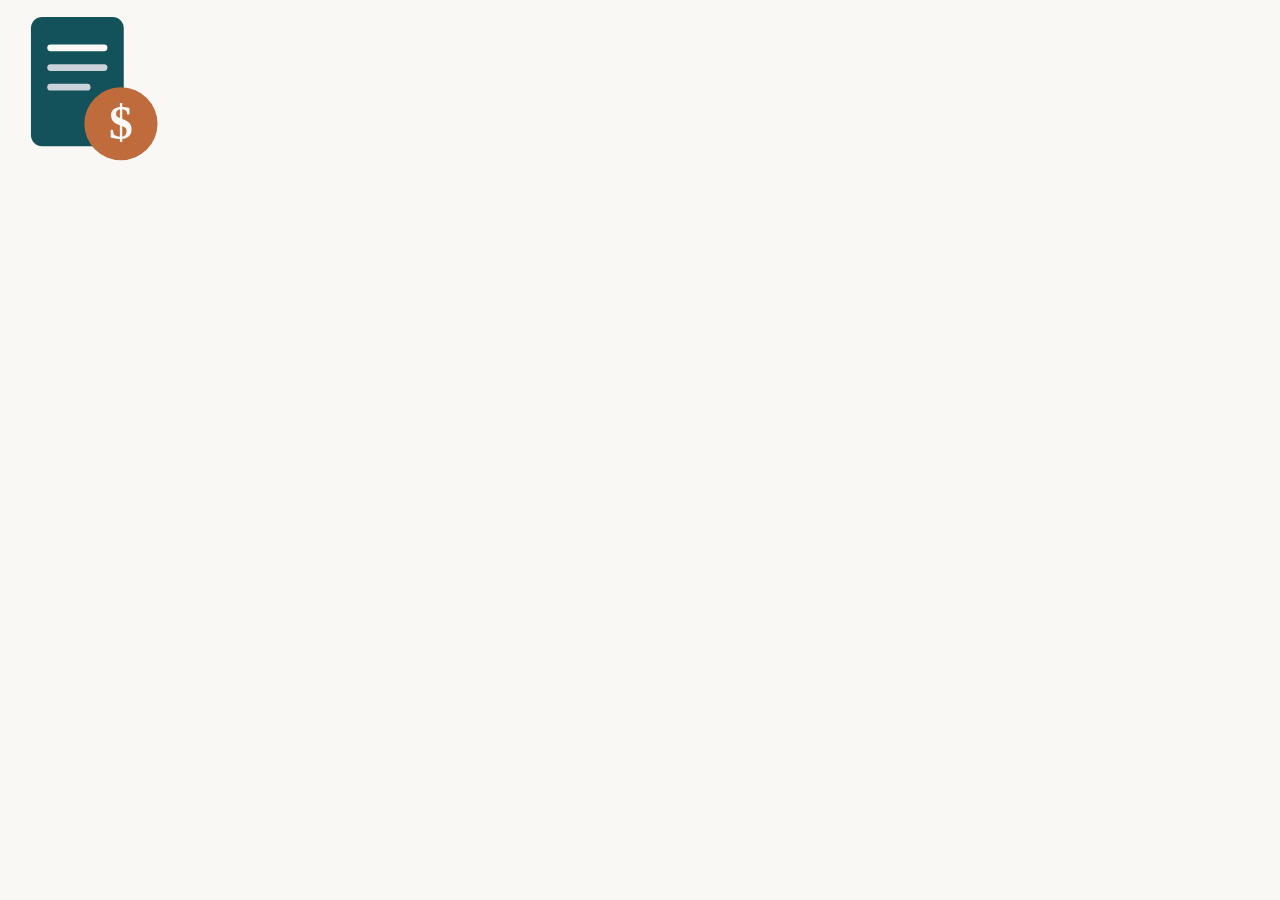
<file: touch-template.html>
<!doctype html>
<html lang="en"><head><meta charset="utf-8">
<!-- Source for apple-touch-icon.png (180x180). Render: msedge --headless --window-size=180,180 --screenshot=apple-touch-icon.png touch-template.html -->
<style>*{margin:0}html,body{width:180px;height:180px;overflow:hidden}body{background:#faf8f4;display:flex;align-items:center;justify-content:center}</style>
</head><body>
<svg width="180" height="180" viewBox="0 0 64 64" aria-hidden="true">
  <rect x="11" y="6" width="33" height="46" rx="4" fill="#13525a"/>
  <line x1="18" y1="17" x2="37" y2="17" stroke="#faf8f4" stroke-width="2.4" stroke-linecap="round"/>
  <line x1="18" y1="24" x2="37" y2="24" stroke="#cbd2da" stroke-width="2.4" stroke-linecap="round"/>
  <line x1="18" y1="31" x2="31" y2="31" stroke="#cbd2da" stroke-width="2.4" stroke-linecap="round"/>
  <circle cx="43" cy="44" r="13" fill="#bf6b3c"/>
  <text x="43" y="49.4" font-family="Georgia,serif" font-size="17" font-weight="700" fill="#faf8f4" text-anchor="middle">$</text>
</svg>
</body></html>
</file>
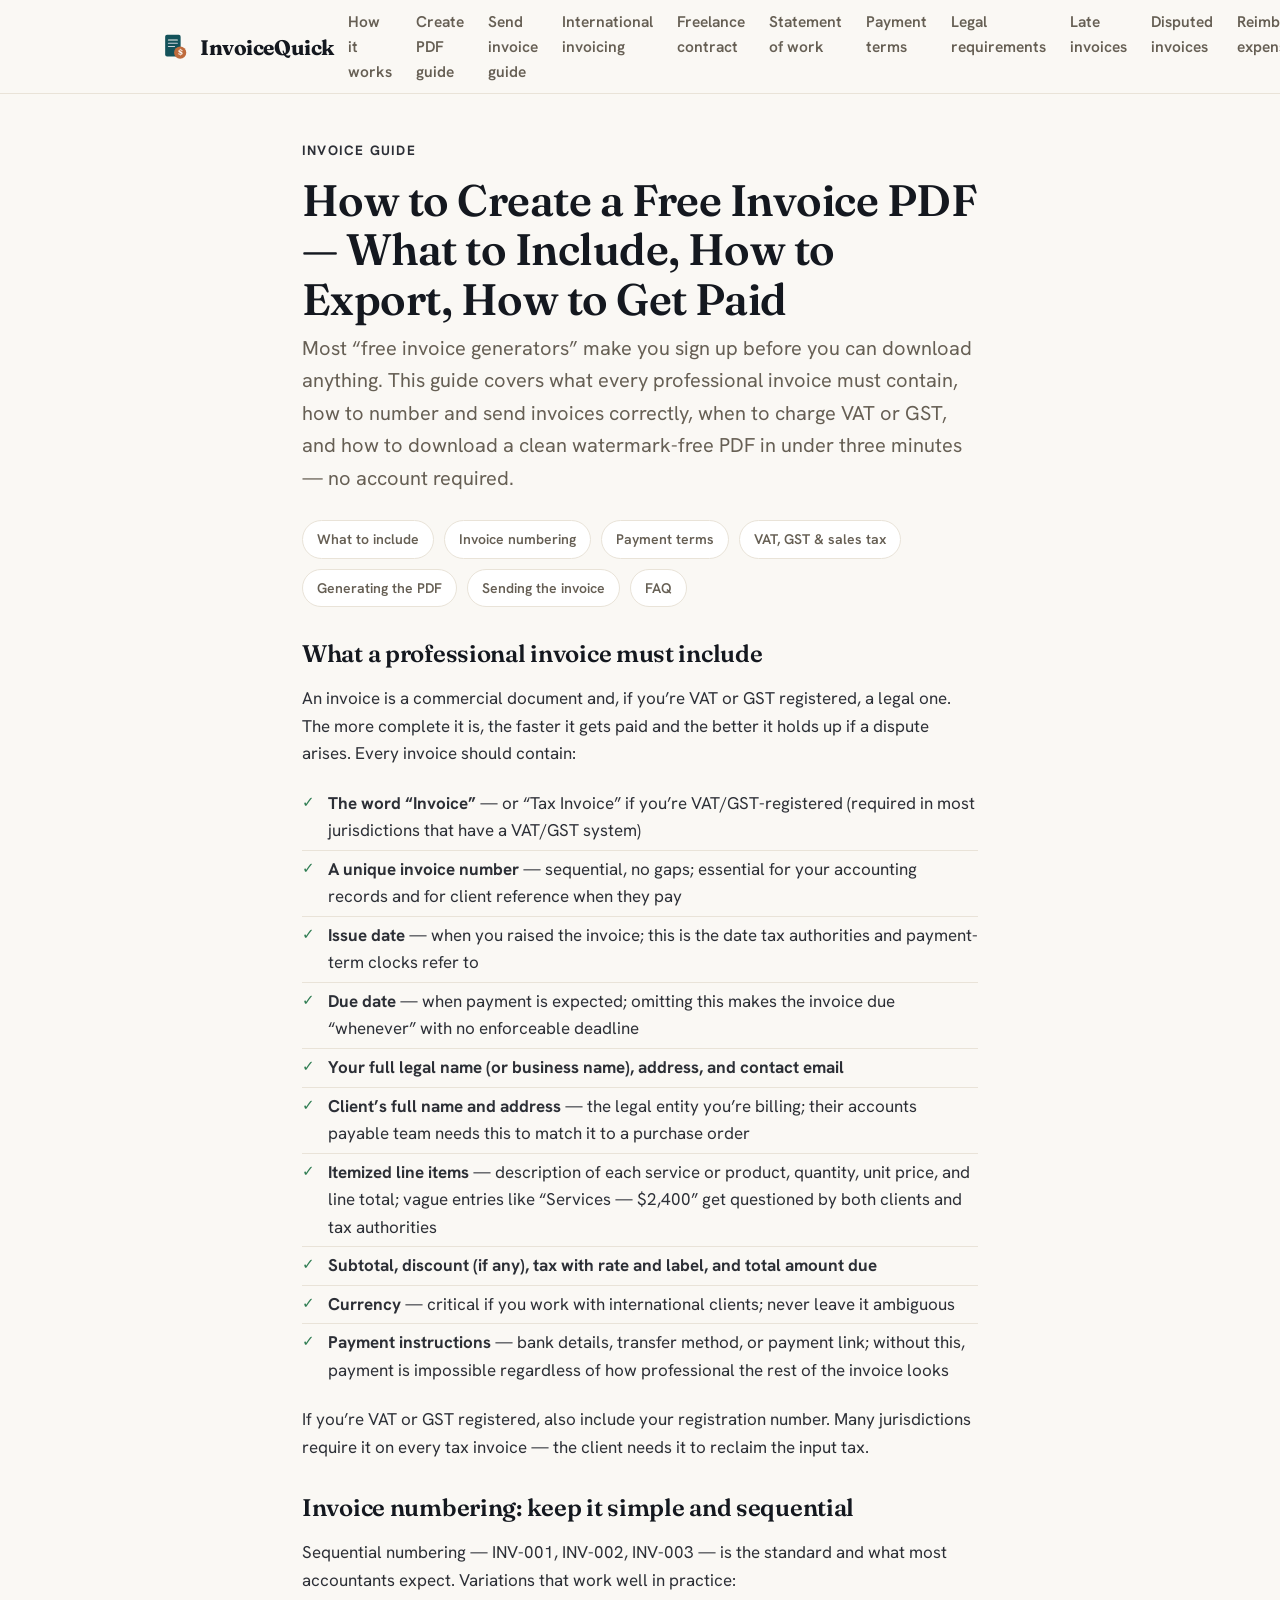
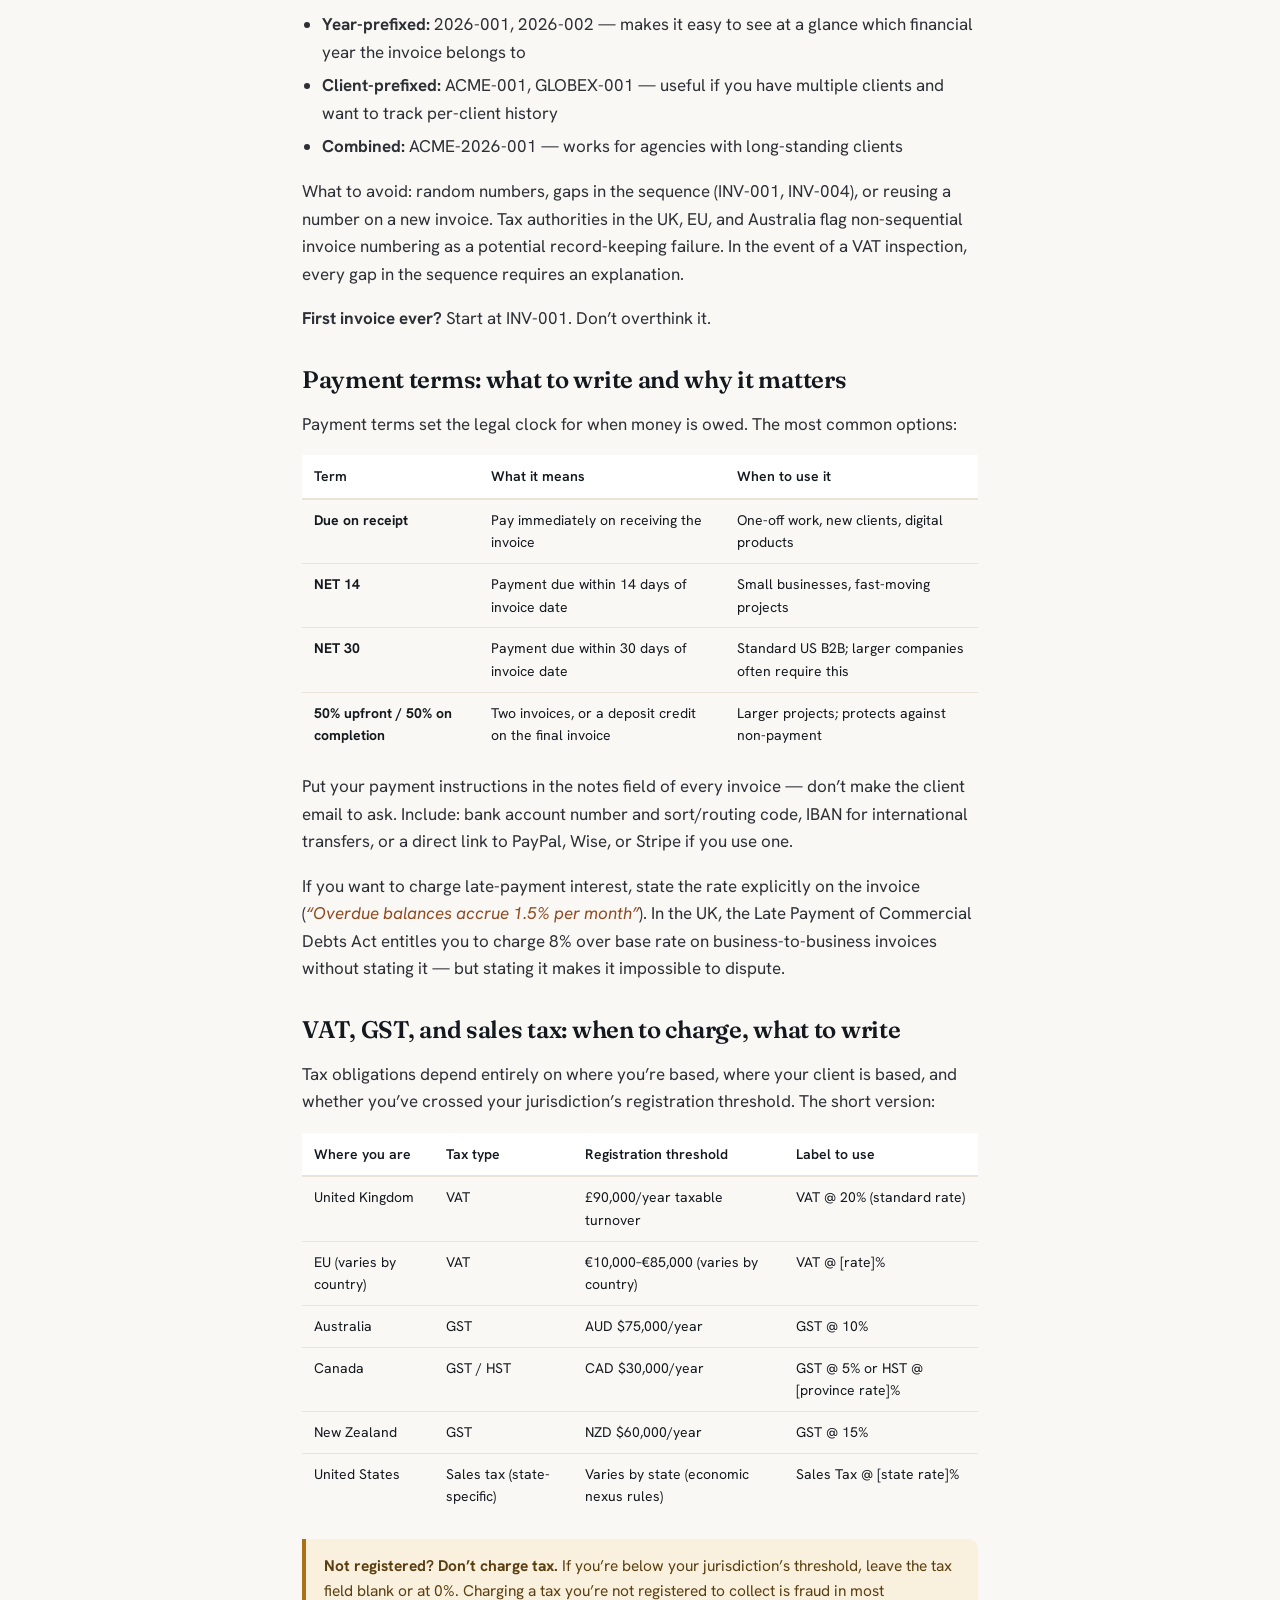
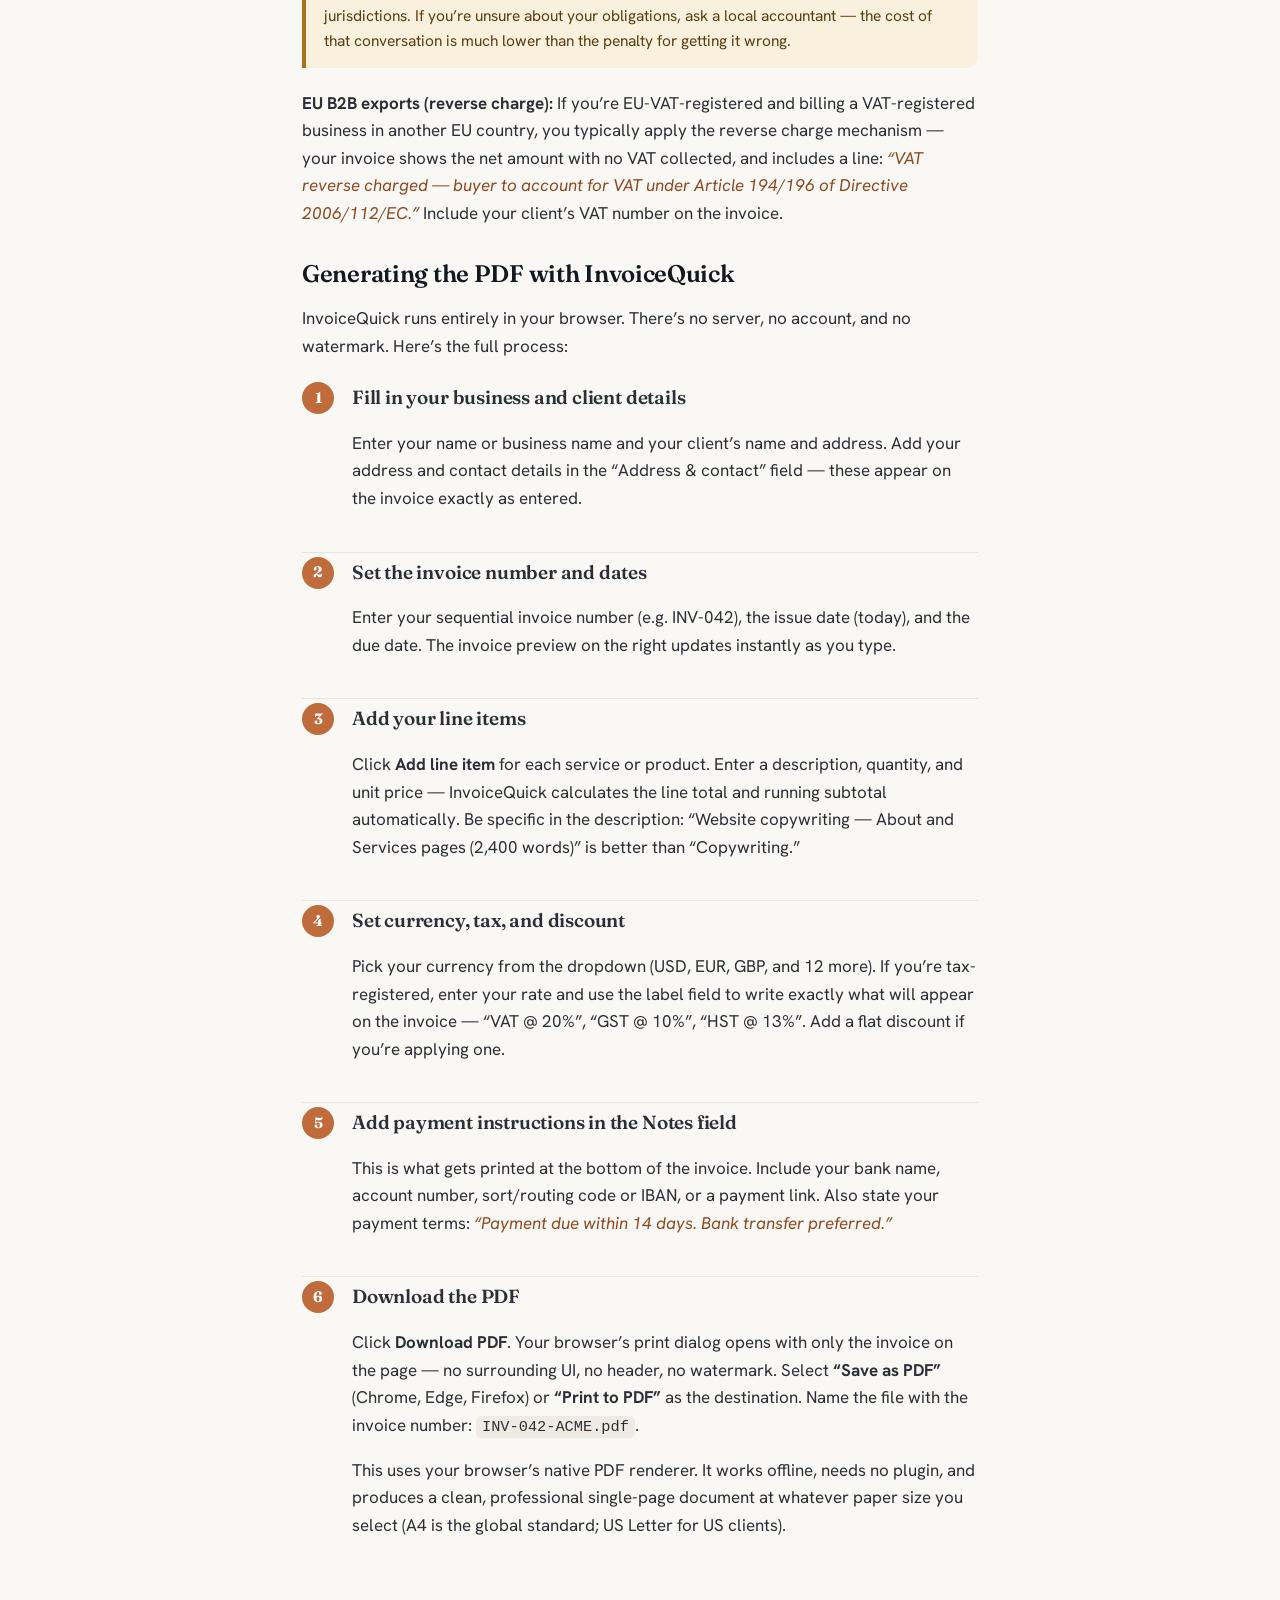
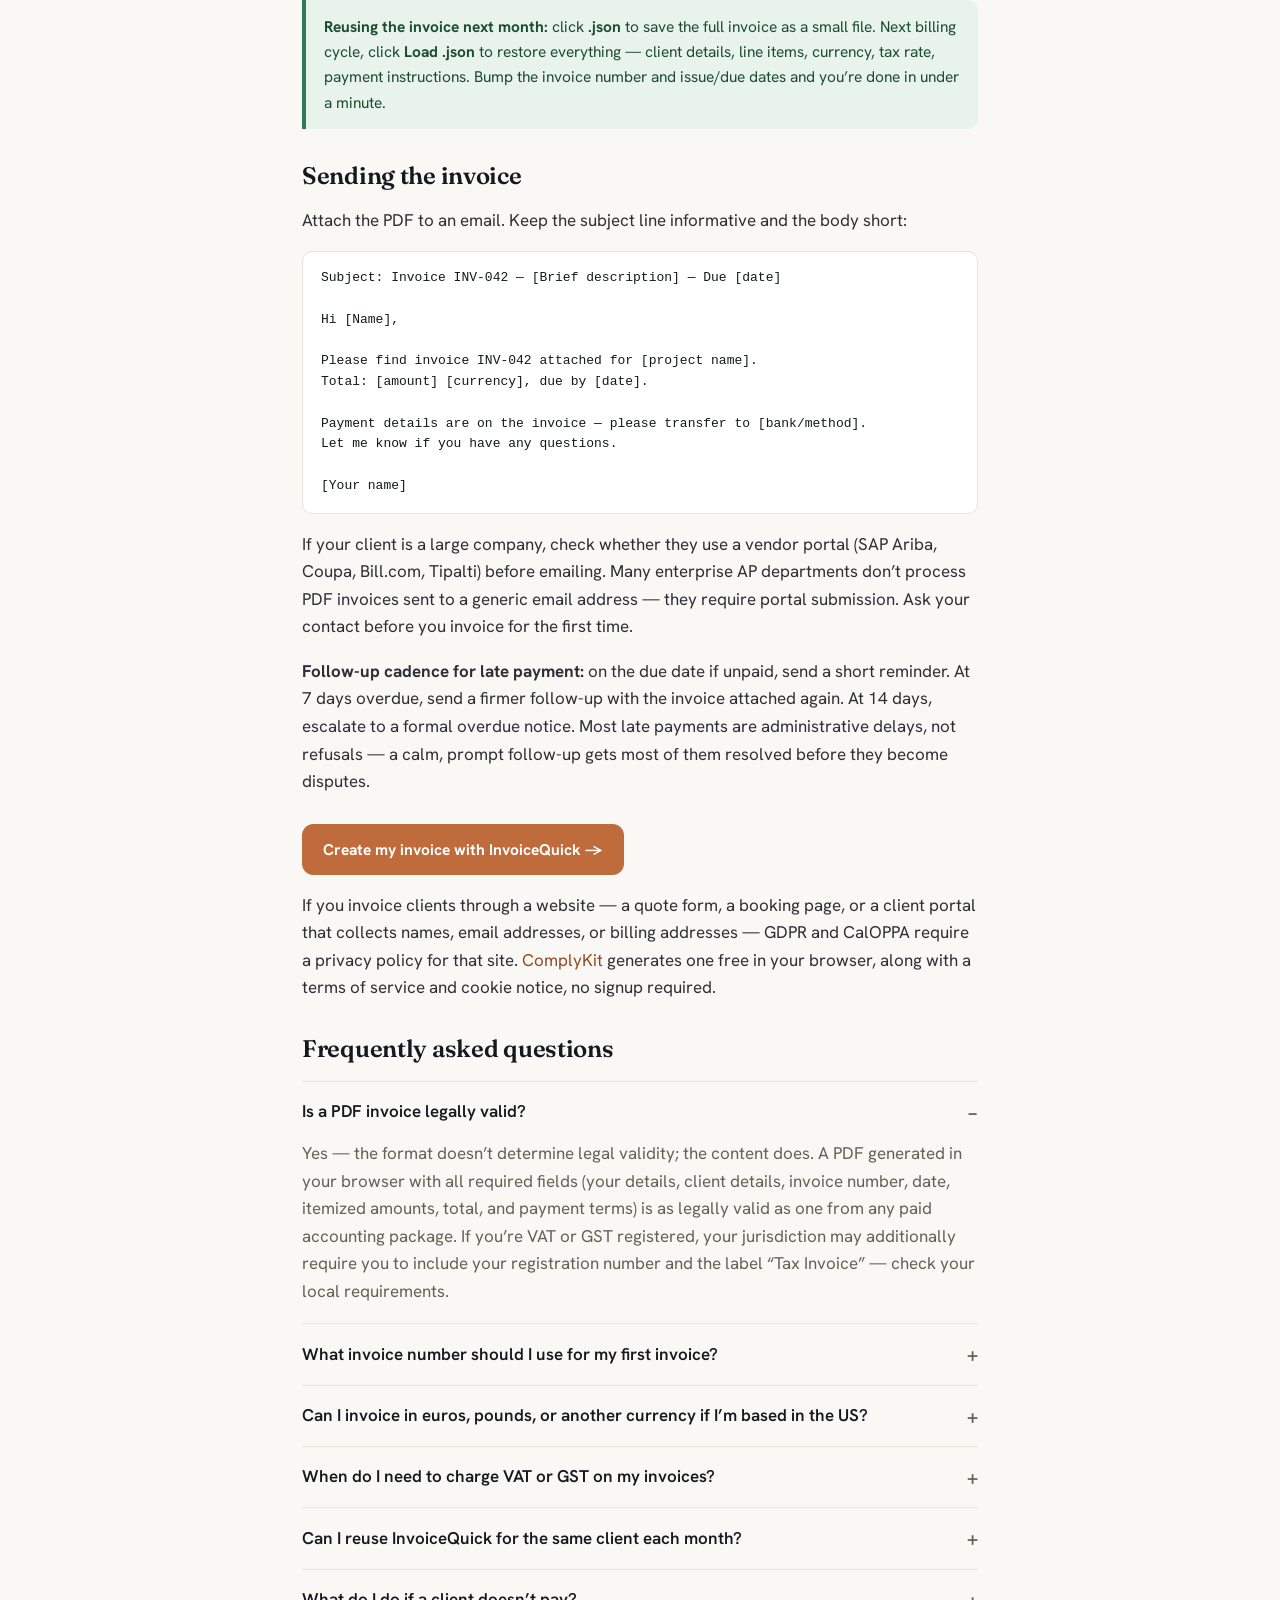
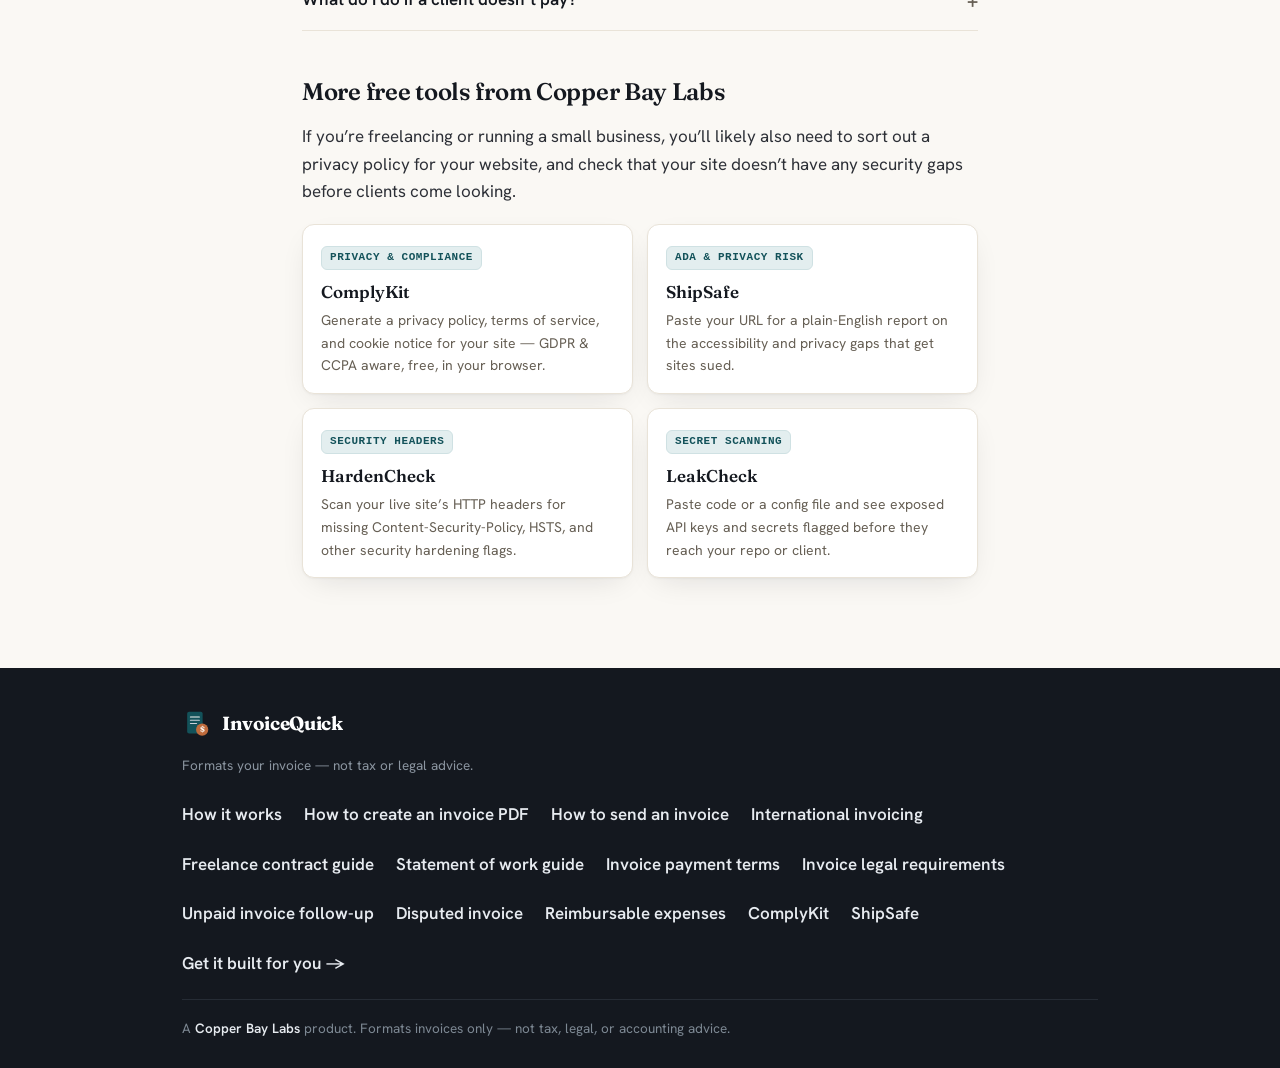
<file: guides/create-free-invoice-pdf.html>
<!doctype html>
<html lang="en">
<head>
<meta charset="utf-8">
<meta name="viewport" content="width=device-width, initial-scale=1">
<title>How to Create a Free Invoice PDF — What to Include, How to Export, How to Get Paid</title>
<meta name="description" content="Everything that should go on a professional invoice — numbering, payment terms, when to charge VAT/GST — and how to download a clean PDF in seconds with no signup.">
<link rel="canonical" href="https://labs.copperbaytech.com/invoicequick/guides/create-free-invoice-pdf.html">
<meta property="og:type" content="article">
<meta property="og:site_name" content="InvoiceQuick">
<meta property="og:title" content="How to Create a Free Invoice PDF — What to Include, How to Export, How to Get Paid">
<meta property="og:description" content="Everything that should go on a professional invoice — numbering, payment terms, when to charge VAT/GST — and how to download a clean PDF in seconds with no signup.">
<meta property="og:url" content="https://labs.copperbaytech.com/invoicequick/guides/create-free-invoice-pdf.html">
<meta property="og:image" content="https://labs.copperbaytech.com/invoicequick/og-image.png">
<meta property="og:image:width" content="1200">
<meta property="og:image:height" content="630">
<meta name="twitter:card" content="summary_large_image">
<meta name="theme-color" content="#faf8f4">
<link rel="icon" href="../favicon.svg" type="image/svg+xml">
<link rel="apple-touch-icon" href="../apple-touch-icon.png">
<link rel="preconnect" href="https://fonts.googleapis.com">
<link rel="preconnect" href="https://fonts.gstatic.com" crossorigin>
<link href="https://fonts.googleapis.com/css2?family=Fraunces:opsz,wght@9..144,500;9..144,600;9..144,700&family=Hanken+Grotesk:wght@400;500;600;700&display=swap" rel="stylesheet">
<script type="application/ld+json">
{"@context":"https://schema.org","@type":"HowTo","name":"How to Create a Free Invoice PDF","description":"How to create a professional invoice PDF with no signup: what fields every invoice must include, how to number invoices sequentially, how to handle payment terms and tax, and how to export a clean PDF from your browser.","totalTime":"PT3M","tool":{"@type":"HowToTool","name":"InvoiceQuick","url":"https://labs.copperbaytech.com/invoicequick/"},"step":[{"@type":"HowToStep","name":"Fill in your business and client details","text":"Enter your name or business, the client's name and address, and a unique sequential invoice number."},{"@type":"HowToStep","name":"Add your line items","text":"Describe each service or product sold, its quantity, and the unit price. The invoice preview updates as you type."},{"@type":"HowToStep","name":"Set currency, tax, and payment terms","text":"Choose the correct currency, add a tax rate and label (VAT, GST, sales tax) if applicable, and write your payment instructions and bank details in the Notes field."},{"@type":"HowToStep","name":"Download the PDF","text":"Click Download PDF. Your browser's print dialog opens with just the invoice on the page. Select Save as PDF as the destination — no plugin, no upload, no watermark."},{"@type":"HowToStep","name":"Send and save","text":"Attach the PDF to an email with a subject line that includes the invoice number and due date. Save the .json file to reload and re-bill the same client next month."}],"mainEntity":{"@type":"FAQPage","mainEntity":[{"@type":"Question","name":"Is a PDF invoice legally valid?","acceptedAnswer":{"@type":"Answer","text":"Yes — the format doesn't determine legal validity; the content does. A PDF invoice with all required fields (your details, client details, invoice number, date, itemized amounts, total, and payment terms) is as legally valid as one from any paid accounting software. If you're VAT or GST registered, your jurisdiction may additionally require you to include your registration number and the label 'Tax Invoice' — check your local rules."}},{"@type":"Question","name":"What invoice number should I use for my first invoice?","acceptedAnswer":{"@type":"Answer","text":"INV-001. Start at 1 and go up sequentially. You can prefix by year (2026-001) or client code (ACME-001) if that suits your workflow, but simple sequential numbering with no gaps is what accountants and tax authorities expect. Never reuse a number."}},{"@type":"Question","name":"Can I invoice in euros or pounds if I'm based in the US?","acceptedAnswer":{"@type":"Answer","text":"Yes. The invoice currency is whatever you and your client agree. InvoiceQuick supports USD, EUR, GBP, CAD, AUD, NZD, JPY, INR, SGD, CHF, SEK, ZAR, BRL, MXN, and AED — formatted correctly for each."}},{"@type":"Question","name":"When do I need to charge VAT or GST on my invoices?","acceptedAnswer":{"@type":"Answer","text":"Only if you're registered above your jurisdiction's threshold. In the UK, VAT registration is required once your taxable turnover exceeds £90,000/year; below that you cannot charge VAT. In Australia GST registration kicks in at AUD $75,000. In Canada the HST/GST threshold is CAD $30,000 (small supplier threshold). In the US, freelancers providing services generally don't collect sales tax (services are exempt in most states). If you're not registered, leave the tax field at 0% — do not invent a tax rate."}},{"@type":"Question","name":"Can I reuse InvoiceQuick for the same client each month?","acceptedAnswer":{"@type":"Answer","text":"Yes. After generating your invoice, click the .json button to save the invoice as a small file. Next billing cycle, click Load .json to bring it all back, update the invoice number and dates, and download a new PDF in under a minute. Your data also autosaves in your browser between sessions."}},{"@type":"Question","name":"What should I do if a client doesn't pay?","acceptedAnswer":{"@type":"Answer","text":"A PDF invoice is a legal payment demand. Follow up with a short email on the due date, then again at 7 and 14 days overdue — most late payments are administrative delays, not refusals. If you're in the UK or EU, you can charge statutory late-payment interest on commercial debts (8% over base rate in the UK under the Late Payment of Commercial Debts Act). In the US, any interest you charge must be stated in writing on the invoice itself. For persistent non-payment, a solicitor's letter or small claims filing is the next step."}}]}}
</script>
<link rel="stylesheet" href="../styles.css?v=1">
<style>
  .doc .lede{font-size:clamp(17px,2.3vw,20px);color:var(--muted)}
  .doc h2{scroll-margin-top:80px}
  .doc h3{font-family:"Fraunces",Georgia,serif;font-weight:600;font-size:19px;margin:22px 0 6px;letter-spacing:-.01em}
  .toc{display:flex;flex-wrap:wrap;gap:10px;margin:22px 0 6px;padding:0;list-style:none}
  .toc a{display:inline-block;background:var(--surface);border:1px solid var(--line);border-radius:999px;padding:7px 14px;font-size:14px;font-weight:600;color:var(--muted)}
  .toc a:hover{border-color:var(--bay);color:var(--ink);text-decoration:none}
  .callout{background:var(--warn-bg);border-left:4px solid var(--warn);border-radius:0 10px 10px 0;padding:14px 18px;margin:22px 0;font-size:15.5px;color:#5a3e10}
  .callout.tip{background:var(--pass-bg);border-left-color:var(--pass);color:#1b4d30}
  .steps-ol{margin:18px 0;padding-left:0;list-style:none;counter-reset:step}
  .steps-ol>li{position:relative;padding:4px 0 22px 50px;counter-increment:step;border-bottom:1px solid var(--line)}
  .steps-ol>li:last-child{border-bottom:none}
  .steps-ol>li::before{content:counter(step);position:absolute;left:0;top:4px;width:32px;height:32px;border-radius:50%;background:var(--copper);color:#fff;font-weight:700;font-size:15px;display:flex;align-items:center;justify-content:center;font-family:"Fraunces",serif}
  .steps-ol>li strong.step-title{display:block;font-family:"Fraunces",Georgia,serif;font-weight:600;font-size:19px;letter-spacing:-.01em;margin-bottom:6px}
  .doc code.inline{font-family:ui-monospace,Menlo,Consolas,monospace;font-size:.9em;background:var(--line-2,#f0ebe2);padding:2px 6px;border-radius:5px}
  pre{background:var(--surface);border:1px solid var(--line);border-radius:10px;padding:16px 18px;overflow-x:auto;font-family:ui-monospace,Menlo,Consolas,monospace;font-size:13px;line-height:1.6;margin:12px 0}
  pre code{background:none;padding:0;font-size:inherit}
  .checklist{margin:14px 0;padding-left:0;list-style:none}
  .checklist li{padding:5px 0 5px 26px;position:relative;border-bottom:1px solid var(--line)}
  .checklist li:last-child{border-bottom:none}
  .checklist li::before{content:"✓";position:absolute;left:0;top:5px;color:var(--pass);font-weight:700;font-size:15px}
  .tax-table{width:100%;border-collapse:collapse;margin:16px 0;font-size:14px}
  .tax-table th{text-align:left;padding:10px 12px;background:var(--surface);border-bottom:2px solid var(--line);font-weight:600}
  .tax-table td{padding:9px 12px;border-bottom:1px solid var(--line);vertical-align:top}
  .tax-table tr:last-child td{border-bottom:none}
  .suite{display:grid;grid-template-columns:repeat(auto-fit,minmax(220px,1fr));gap:14px;margin:18px 0 6px}
  .suite a{display:block;background:var(--surface);border:1px solid var(--line);border-radius:12px;padding:16px 18px;box-shadow:var(--shadow);transition:box-shadow .15s,transform .15s,border-color .15s}
  .suite a:hover{text-decoration:none;box-shadow:var(--shadow-lift);transform:translateY(-2px);border-color:var(--line-2)}
  .suite .s-name{font-family:"Fraunces",serif;font-weight:600;font-size:17px;color:var(--ink);display:block;margin:0 0 4px}
  .suite p{color:var(--muted);font-size:14px;margin:0}
  .suite .s-tag{display:inline-block;margin-bottom:8px;font-family:ui-monospace,Menlo,Consolas,monospace;font-size:11px;font-weight:700;letter-spacing:.05em;text-transform:uppercase;color:var(--bay);background:var(--bay-tint,#e3eeef);border:1px solid #cfe1e3;border-radius:6px;padding:2px 8px}
  .faq-section{margin:18px 0}
  .faq-section details{border-bottom:1px solid var(--line);padding:14px 0}
  .faq-section details:first-child{border-top:1px solid var(--line)}
  .faq-section summary{font-weight:600;cursor:pointer;list-style:none;display:flex;justify-content:space-between;align-items:center;gap:12px}
  .faq-section summary::-webkit-details-marker{display:none}
  .faq-section summary::after{content:"+";font-size:20px;color:var(--muted);flex-shrink:0}
  .faq-section details[open] summary::after{content:"\2212"}
  .faq-section details p{margin:12px 0 4px;color:var(--muted)}
</style>
</head>
<body>
<a class="skip" href="#main">Skip to main content</a>

<header class="masthead" role="banner">
  <div class="wrap hdr-bar">
    <a class="brand" href="../" aria-label="InvoiceQuick — go to homepage">
      <svg class="mark" viewBox="0 0 64 64" aria-hidden="true">
        <rect x="11" y="6" width="33" height="46" rx="4" fill="#13525a"/>
        <line x1="18" y1="17" x2="37" y2="17" stroke="#faf8f4" stroke-width="2.4" stroke-linecap="round"/>
        <line x1="18" y1="24" x2="37" y2="24" stroke="#cbd2da" stroke-width="2.4" stroke-linecap="round"/>
        <line x1="18" y1="31" x2="31" y2="31" stroke="#cbd2da" stroke-width="2.4" stroke-linecap="round"/>
        <circle cx="43" cy="44" r="13" fill="#bf6b3c"/>
        <text x="43" y="49.4" font-family="Fraunces,Georgia,serif" font-size="17" font-weight="700" fill="#faf8f4" text-anchor="middle">$</text>
      </svg>
      <span class="wordmark">InvoiceQuick</span>
    </a>
    <nav class="nav" aria-label="Primary navigation">
      <a href="../about.html">How it works</a>
      <a href="create-free-invoice-pdf.html" aria-current="page">Create PDF guide</a>
      <a href="send-invoice-email.html">Send invoice guide</a>
      <a href="invoice-clients-international.html">International invoicing</a>
      <a href="freelance-contract-template.html">Freelance contract</a>
      <a href="statement-of-work-template.html">Statement of work</a>
      <a href="invoice-payment-terms.html">Payment terms</a>
      <a href="invoice-legal-requirements.html">Legal requirements</a>
      <a href="follow-up-unpaid-invoice.html">Late invoices</a>
      <a href="handle-disputed-invoice.html">Disputed invoices</a>
      <a href="invoice-reimbursable-expenses.html">Reimbursable expenses</a>
      <a href="../">Make my invoice</a>
    </nav>
  </div>
</header>

<main id="main">
<article class="doc">
  <div class="wrap narrow">
    <p class="eyebrow" style="text-align:left">Invoice guide</p>
    <h1>How to Create a Free Invoice PDF — What to Include, How to Export, How to Get Paid</h1>
    <p class="lede">Most &ldquo;free invoice generators&rdquo; make you sign up before you can download anything. This guide covers what every professional invoice must contain, how to number and send invoices correctly, when to charge VAT or GST, and how to download a clean watermark-free PDF in under three minutes — no account required.</p>

    <ul class="toc" aria-label="On this page">
      <li><a href="#what-to-include">What to include</a></li>
      <li><a href="#numbering">Invoice numbering</a></li>
      <li><a href="#payment-terms">Payment terms</a></li>
      <li><a href="#tax">VAT, GST &amp; sales tax</a></li>
      <li><a href="#generate-pdf">Generating the PDF</a></li>
      <li><a href="#sending">Sending the invoice</a></li>
      <li><a href="#faq">FAQ</a></li>
    </ul>

    <h2 id="what-to-include">What a professional invoice must include</h2>
    <p>An invoice is a commercial document and, if you&rsquo;re VAT or GST registered, a legal one. The more complete it is, the faster it gets paid and the better it holds up if a dispute arises. Every invoice should contain:</p>

    <ul class="checklist">
      <li><strong>The word &ldquo;Invoice&rdquo;</strong> — or &ldquo;Tax Invoice&rdquo; if you&rsquo;re VAT/GST-registered (required in most jurisdictions that have a VAT/GST system)</li>
      <li><strong>A unique invoice number</strong> — sequential, no gaps; essential for your accounting records and for client reference when they pay</li>
      <li><strong>Issue date</strong> — when you raised the invoice; this is the date tax authorities and payment-term clocks refer to</li>
      <li><strong>Due date</strong> — when payment is expected; omitting this makes the invoice due &ldquo;whenever&rdquo; with no enforceable deadline</li>
      <li><strong>Your full legal name (or business name), address, and contact email</strong></li>
      <li><strong>Client&rsquo;s full name and address</strong> — the legal entity you&rsquo;re billing; their accounts payable team needs this to match it to a purchase order</li>
      <li><strong>Itemized line items</strong> — description of each service or product, quantity, unit price, and line total; vague entries like &ldquo;Services — $2,400&rdquo; get questioned by both clients and tax authorities</li>
      <li><strong>Subtotal, discount (if any), tax with rate and label, and total amount due</strong></li>
      <li><strong>Currency</strong> — critical if you work with international clients; never leave it ambiguous</li>
      <li><strong>Payment instructions</strong> — bank details, transfer method, or payment link; without this, payment is impossible regardless of how professional the rest of the invoice looks</li>
    </ul>

    <p>If you&rsquo;re VAT or GST registered, also include your registration number. Many jurisdictions require it on every tax invoice — the client needs it to reclaim the input tax.</p>

    <h2 id="numbering">Invoice numbering: keep it simple and sequential</h2>
    <p>Sequential numbering — INV-001, INV-002, INV-003 — is the standard and what most accountants expect. Variations that work well in practice:</p>
    <ul style="margin:10px 0 10px 20px;padding:0">
      <li style="margin-bottom:6px"><strong>Year-prefixed:</strong> 2026-001, 2026-002 — makes it easy to see at a glance which financial year the invoice belongs to</li>
      <li style="margin-bottom:6px"><strong>Client-prefixed:</strong> ACME-001, GLOBEX-001 — useful if you have multiple clients and want to track per-client history</li>
      <li style="margin-bottom:6px"><strong>Combined:</strong> ACME-2026-001 — works for agencies with long-standing clients</li>
    </ul>
    <p>What to avoid: random numbers, gaps in the sequence (INV-001, INV-004), or reusing a number on a new invoice. Tax authorities in the UK, EU, and Australia flag non-sequential invoice numbering as a potential record-keeping failure. In the event of a VAT inspection, every gap in the sequence requires an explanation.</p>
    <p><strong>First invoice ever?</strong> Start at INV-001. Don&rsquo;t overthink it.</p>

    <h2 id="payment-terms">Payment terms: what to write and why it matters</h2>
    <p>Payment terms set the legal clock for when money is owed. The most common options:</p>

    <table class="tax-table">
      <thead>
        <tr>
          <th>Term</th>
          <th>What it means</th>
          <th>When to use it</th>
        </tr>
      </thead>
      <tbody>
        <tr>
          <td><strong>Due on receipt</strong></td>
          <td>Pay immediately on receiving the invoice</td>
          <td>One-off work, new clients, digital products</td>
        </tr>
        <tr>
          <td><strong>NET 14</strong></td>
          <td>Payment due within 14 days of invoice date</td>
          <td>Small businesses, fast-moving projects</td>
        </tr>
        <tr>
          <td><strong>NET 30</strong></td>
          <td>Payment due within 30 days of invoice date</td>
          <td>Standard US B2B; larger companies often require this</td>
        </tr>
        <tr>
          <td><strong>50% upfront / 50% on completion</strong></td>
          <td>Two invoices, or a deposit credit on the final invoice</td>
          <td>Larger projects; protects against non-payment</td>
        </tr>
      </tbody>
    </table>

    <p>Put your payment instructions in the notes field of every invoice — don&rsquo;t make the client email to ask. Include: bank account number and sort/routing code, IBAN for international transfers, or a direct link to PayPal, Wise, or Stripe if you use one.</p>
    <p>If you want to charge late-payment interest, state the rate explicitly on the invoice (<em>&ldquo;Overdue balances accrue 1.5% per month&rdquo;</em>). In the UK, the Late Payment of Commercial Debts Act entitles you to charge 8% over base rate on business-to-business invoices without stating it — but stating it makes it impossible to dispute.</p>

    <h2 id="tax">VAT, GST, and sales tax: when to charge, what to write</h2>
    <p>Tax obligations depend entirely on where you&rsquo;re based, where your client is based, and whether you&rsquo;ve crossed your jurisdiction&rsquo;s registration threshold. The short version:</p>

    <table class="tax-table">
      <thead>
        <tr>
          <th>Where you are</th>
          <th>Tax type</th>
          <th>Registration threshold</th>
          <th>Label to use</th>
        </tr>
      </thead>
      <tbody>
        <tr>
          <td>United Kingdom</td>
          <td>VAT</td>
          <td>&pound;90,000/year taxable turnover</td>
          <td>VAT @ 20% (standard rate)</td>
        </tr>
        <tr>
          <td>EU (varies by country)</td>
          <td>VAT</td>
          <td>&euro;10,000&ndash;&euro;85,000 (varies by country)</td>
          <td>VAT @ [rate]%</td>
        </tr>
        <tr>
          <td>Australia</td>
          <td>GST</td>
          <td>AUD $75,000/year</td>
          <td>GST @ 10%</td>
        </tr>
        <tr>
          <td>Canada</td>
          <td>GST / HST</td>
          <td>CAD $30,000/year</td>
          <td>GST @ 5% or HST @ [province rate]%</td>
        </tr>
        <tr>
          <td>New Zealand</td>
          <td>GST</td>
          <td>NZD $60,000/year</td>
          <td>GST @ 15%</td>
        </tr>
        <tr>
          <td>United States</td>
          <td>Sales tax (state-specific)</td>
          <td>Varies by state (economic nexus rules)</td>
          <td>Sales Tax @ [state rate]%</td>
        </tr>
      </tbody>
    </table>

    <div class="callout">
      <strong>Not registered? Don&rsquo;t charge tax.</strong> If you&rsquo;re below your jurisdiction&rsquo;s threshold, leave the tax field blank or at 0%. Charging a tax you&rsquo;re not registered to collect is fraud in most jurisdictions. If you&rsquo;re unsure about your obligations, ask a local accountant — the cost of that conversation is much lower than the penalty for getting it wrong.
    </div>

    <p><strong>EU B2B exports (reverse charge):</strong> If you&rsquo;re EU-VAT-registered and billing a VAT-registered business in another EU country, you typically apply the reverse charge mechanism — your invoice shows the net amount with no VAT collected, and includes a line: <em>&ldquo;VAT reverse charged — buyer to account for VAT under Article 194/196 of Directive 2006/112/EC.&rdquo;</em> Include your client&rsquo;s VAT number on the invoice.</p>

    <h2 id="generate-pdf">Generating the PDF with InvoiceQuick</h2>
    <p>InvoiceQuick runs entirely in your browser. There&rsquo;s no server, no account, and no watermark. Here&rsquo;s the full process:</p>

    <ol class="steps-ol">
      <li>
        <strong class="step-title">Fill in your business and client details</strong>
        <p>Enter your name or business name and your client&rsquo;s name and address. Add your address and contact details in the &ldquo;Address &amp; contact&rdquo; field — these appear on the invoice exactly as entered.</p>
      </li>
      <li>
        <strong class="step-title">Set the invoice number and dates</strong>
        <p>Enter your sequential invoice number (e.g. INV-042), the issue date (today), and the due date. The invoice preview on the right updates instantly as you type.</p>
      </li>
      <li>
        <strong class="step-title">Add your line items</strong>
        <p>Click <strong>Add line item</strong> for each service or product. Enter a description, quantity, and unit price — InvoiceQuick calculates the line total and running subtotal automatically. Be specific in the description: &ldquo;Website copywriting — About and Services pages (2,400 words)&rdquo; is better than &ldquo;Copywriting.&rdquo;</p>
      </li>
      <li>
        <strong class="step-title">Set currency, tax, and discount</strong>
        <p>Pick your currency from the dropdown (USD, EUR, GBP, and 12 more). If you&rsquo;re tax-registered, enter your rate and use the label field to write exactly what will appear on the invoice — &ldquo;VAT @ 20%&rdquo;, &ldquo;GST @ 10%&rdquo;, &ldquo;HST @ 13%&rdquo;. Add a flat discount if you&rsquo;re applying one.</p>
      </li>
      <li>
        <strong class="step-title">Add payment instructions in the Notes field</strong>
        <p>This is what gets printed at the bottom of the invoice. Include your bank name, account number, sort/routing code or IBAN, or a payment link. Also state your payment terms: <em>&ldquo;Payment due within 14 days. Bank transfer preferred.&rdquo;</em></p>
      </li>
      <li>
        <strong class="step-title">Download the PDF</strong>
        <p>Click <strong>Download PDF</strong>. Your browser&rsquo;s print dialog opens with only the invoice on the page — no surrounding UI, no header, no watermark. Select <strong>&ldquo;Save as PDF&rdquo;</strong> (Chrome, Edge, Firefox) or <strong>&ldquo;Print to PDF&rdquo;</strong> as the destination. Name the file with the invoice number: <code class="inline">INV-042-ACME.pdf</code>.</p>
        <p>This uses your browser&rsquo;s native PDF renderer. It works offline, needs no plugin, and produces a clean, professional single-page document at whatever paper size you select (A4 is the global standard; US Letter for US clients).</p>
      </li>
    </ol>

    <div class="callout tip">
      <strong>Reusing the invoice next month:</strong> click <strong>.json</strong> to save the full invoice as a small file. Next billing cycle, click <strong>Load .json</strong> to restore everything — client details, line items, currency, tax rate, payment instructions. Bump the invoice number and issue/due dates and you&rsquo;re done in under a minute.
    </div>

    <h2 id="sending">Sending the invoice</h2>
    <p>Attach the PDF to an email. Keep the subject line informative and the body short:</p>
    <pre><code>Subject: Invoice INV-042 — [Brief description] — Due [date]

Hi [Name],

Please find invoice INV-042 attached for [project name].
Total: [amount] [currency], due by [date].

Payment details are on the invoice — please transfer to [bank/method].
Let me know if you have any questions.

[Your name]</code></pre>
    <p>If your client is a large company, check whether they use a vendor portal (SAP Ariba, Coupa, Bill.com, Tipalti) before emailing. Many enterprise AP departments don&rsquo;t process PDF invoices sent to a generic email address — they require portal submission. Ask your contact before you invoice for the first time.</p>
    <p><strong>Follow-up cadence for late payment:</strong> on the due date if unpaid, send a short reminder. At 7 days overdue, send a firmer follow-up with the invoice attached again. At 14 days, escalate to a formal overdue notice. Most late payments are administrative delays, not refusals — a calm, prompt follow-up gets most of them resolved before they become disputes.</p>

    <p style="margin:28px 0 8px"><a class="btn primary" href="../">Create my invoice with InvoiceQuick &rarr;</a></p>

    <p>If you invoice clients through a website &mdash; a quote form, a booking page, or a client portal that collects names, email addresses, or billing addresses &mdash; GDPR and CalOPPA require a privacy policy for that site. <a href="https://labs.copperbaytech.com/complykit/" target="_blank" rel="noopener noreferrer">ComplyKit</a> generates one free in your browser, along with a terms of service and cookie notice, no signup required.</p>

    <h2 id="faq">Frequently asked questions</h2>
    <div class="faq-section">
      <details open>
        <summary>Is a PDF invoice legally valid?</summary>
        <p>Yes — the format doesn&rsquo;t determine legal validity; the content does. A PDF generated in your browser with all required fields (your details, client details, invoice number, date, itemized amounts, total, and payment terms) is as legally valid as one from any paid accounting package. If you&rsquo;re VAT or GST registered, your jurisdiction may additionally require you to include your registration number and the label &ldquo;Tax Invoice&rdquo; — check your local requirements.</p>
      </details>
      <details>
        <summary>What invoice number should I use for my first invoice?</summary>
        <p>INV-001. Start at 1 and go up sequentially with no gaps. You can prefix by year (2026-001) or client code (ACME-001) if you prefer, but plain sequential numbering is what accountants and tax authorities expect. Never reuse a number on a new invoice, even if you cancel an older one — cancelled invoices should be voided with a note, not recycled.</p>
      </details>
      <details>
        <summary>Can I invoice in euros, pounds, or another currency if I&rsquo;m based in the US?</summary>
        <p>Yes. The invoice currency is whatever you and your client agree. InvoiceQuick supports USD, EUR, GBP, CAD, AUD, NZD, JPY, INR, SGD, CHF, SEK, ZAR, BRL, and AED, formatted correctly for each locale. For international invoices, make the currency explicit — never leave it ambiguous — and keep a note of the exchange rate on the day for your own accounting records.</p>
      </details>
      <details>
        <summary>When do I need to charge VAT or GST on my invoices?</summary>
        <p>Only once you&rsquo;re registered above your jurisdiction&rsquo;s threshold (see the tax table above). Below the threshold you cannot charge VAT or GST. In the US, freelancers providing services generally don&rsquo;t collect sales tax — services are exempt in most states — but selling digital products or physical goods may trigger a nexus obligation in the state where your customer is located. If you&rsquo;re unsure, a local accountant&rsquo;s advice costs far less than the penalty for getting it wrong.</p>
      </details>
      <details>
        <summary>Can I reuse InvoiceQuick for the same client each month?</summary>
        <p>Yes. After generating your invoice, click the <strong>.json</strong> button to save it as a small file. Next billing cycle, click <strong>Load .json</strong> to restore the full invoice — client details, line items, currency, tax rate, and payment instructions. Update the invoice number and dates, download a new PDF, and you&rsquo;re done in under a minute. Your work also autosaves in your browser&rsquo;s local storage between sessions.</p>
      </details>
      <details>
        <summary>What do I do if a client doesn&rsquo;t pay?</summary>
        <p>A PDF invoice is a legal payment demand. Follow up with a short email on the due date, then again at 7 and 14 days overdue — most late payments are administrative delays that a prompt reminder resolves. If you&rsquo;re in the UK or EU, you can charge statutory late-payment interest on commercial debts (8% over the Bank of England base rate in the UK under the Late Payment of Commercial Debts Act 1998). In the US, any interest must be stated on the invoice itself. For persistent non-payment beyond 30 days: a solicitor&rsquo;s or attorney&rsquo;s letter is often enough to prompt action; small claims court is the next step for amounts within your jurisdiction&rsquo;s limit.</p>
      </details>
    </div>

    <h2 style="margin-top:48px">More free tools from Copper Bay Labs</h2>
    <p>If you&rsquo;re freelancing or running a small business, you&rsquo;ll likely also need to sort out a privacy policy for your website, and check that your site doesn&rsquo;t have any security gaps before clients come looking.</p>
    <div class="suite">
      <a href="https://labs.copperbaytech.com/complykit/" target="_blank" rel="noopener noreferrer">
        <span class="s-tag">Privacy &amp; compliance</span>
        <span class="s-name">ComplyKit</span>
        <p>Generate a privacy policy, terms of service, and cookie notice for your site — GDPR &amp; CCPA aware, free, in your browser.</p>
      </a>
      <a href="https://labs.copperbaytech.com/shipsafe/" target="_blank" rel="noopener noreferrer">
        <span class="s-tag">ADA &amp; privacy risk</span>
        <span class="s-name">ShipSafe</span>
        <p>Paste your URL for a plain-English report on the accessibility and privacy gaps that get sites sued.</p>
      </a>
      <a href="https://labs.copperbaytech.com/hardencheck/" target="_blank" rel="noopener noreferrer">
        <span class="s-tag">Security headers</span>
        <span class="s-name">HardenCheck</span>
        <p>Scan your live site&rsquo;s HTTP headers for missing Content-Security-Policy, HSTS, and other security hardening flags.</p>
      </a>
      <a href="https://labs.copperbaytech.com/leakcheck/" target="_blank" rel="noopener noreferrer">
        <span class="s-tag">Secret scanning</span>
        <span class="s-name">LeakCheck</span>
        <p>Paste code or a config file and see exposed API keys and secrets flagged before they reach your repo or client.</p>
      </a>
    </div>
  </div>
</article>
</main>

<footer class="footer" role="contentinfo">
  <div class="wrap foot">
    <div>
      <a class="brand small" href="../" aria-label="InvoiceQuick — homepage">
        <svg class="mark" viewBox="0 0 64 64" aria-hidden="true">
          <rect x="11" y="6" width="33" height="46" rx="4" fill="#13525a"/>
          <line x1="18" y1="17" x2="37" y2="17" stroke="#faf8f4" stroke-width="2.4" stroke-linecap="round"/>
          <line x1="18" y1="24" x2="37" y2="24" stroke="#cbd2da" stroke-width="2.4" stroke-linecap="round"/>
          <line x1="18" y1="31" x2="31" y2="31" stroke="#cbd2da" stroke-width="2.4" stroke-linecap="round"/>
          <circle cx="43" cy="44" r="13" fill="#bf6b3c"/>
          <text x="43" y="49.4" font-family="Fraunces,Georgia,serif" font-size="17" font-weight="700" fill="#faf8f4" text-anchor="middle">$</text>
        </svg>
        <span class="wordmark">InvoiceQuick</span>
      </a>
      <p class="fine">Formats your invoice — not tax or legal advice.</p>
    </div>
    <nav class="foot-nav" aria-label="Footer navigation">
      <a href="../about.html">How it works</a>
      <a href="create-free-invoice-pdf.html" aria-current="page">How to create an invoice PDF</a>
      <a href="send-invoice-email.html">How to send an invoice</a>
      <a href="invoice-clients-international.html">International invoicing</a>
      <a href="freelance-contract-template.html">Freelance contract guide</a>
      <a href="statement-of-work-template.html">Statement of work guide</a>
      <a href="invoice-payment-terms.html">Invoice payment terms</a>
      <a href="invoice-legal-requirements.html">Invoice legal requirements</a>
      <a href="follow-up-unpaid-invoice.html">Unpaid invoice follow-up</a>
      <a href="handle-disputed-invoice.html">Disputed invoice</a>
      <a href="invoice-reimbursable-expenses.html">Reimbursable expenses</a>
      <a href="https://labs.copperbaytech.com/complykit/" target="_blank" rel="noopener noreferrer">ComplyKit</a>
      <a href="https://labs.copperbaytech.com/shipsafe/" target="_blank" rel="noopener noreferrer">ShipSafe</a>
      <a href="https://copperbaytech.com" target="_blank" rel="noopener noreferrer">Get it built for you &rarr;</a>
    </nav>
  </div>
  <div class="wrap">
    <p class="madeby">A <a href="https://copperbaytech.com" target="_blank" rel="noopener noreferrer">Copper Bay Labs</a> product. Formats invoices only — not tax, legal, or accounting advice.</p>
  </div>
</footer>

</body>
</html>
</file>
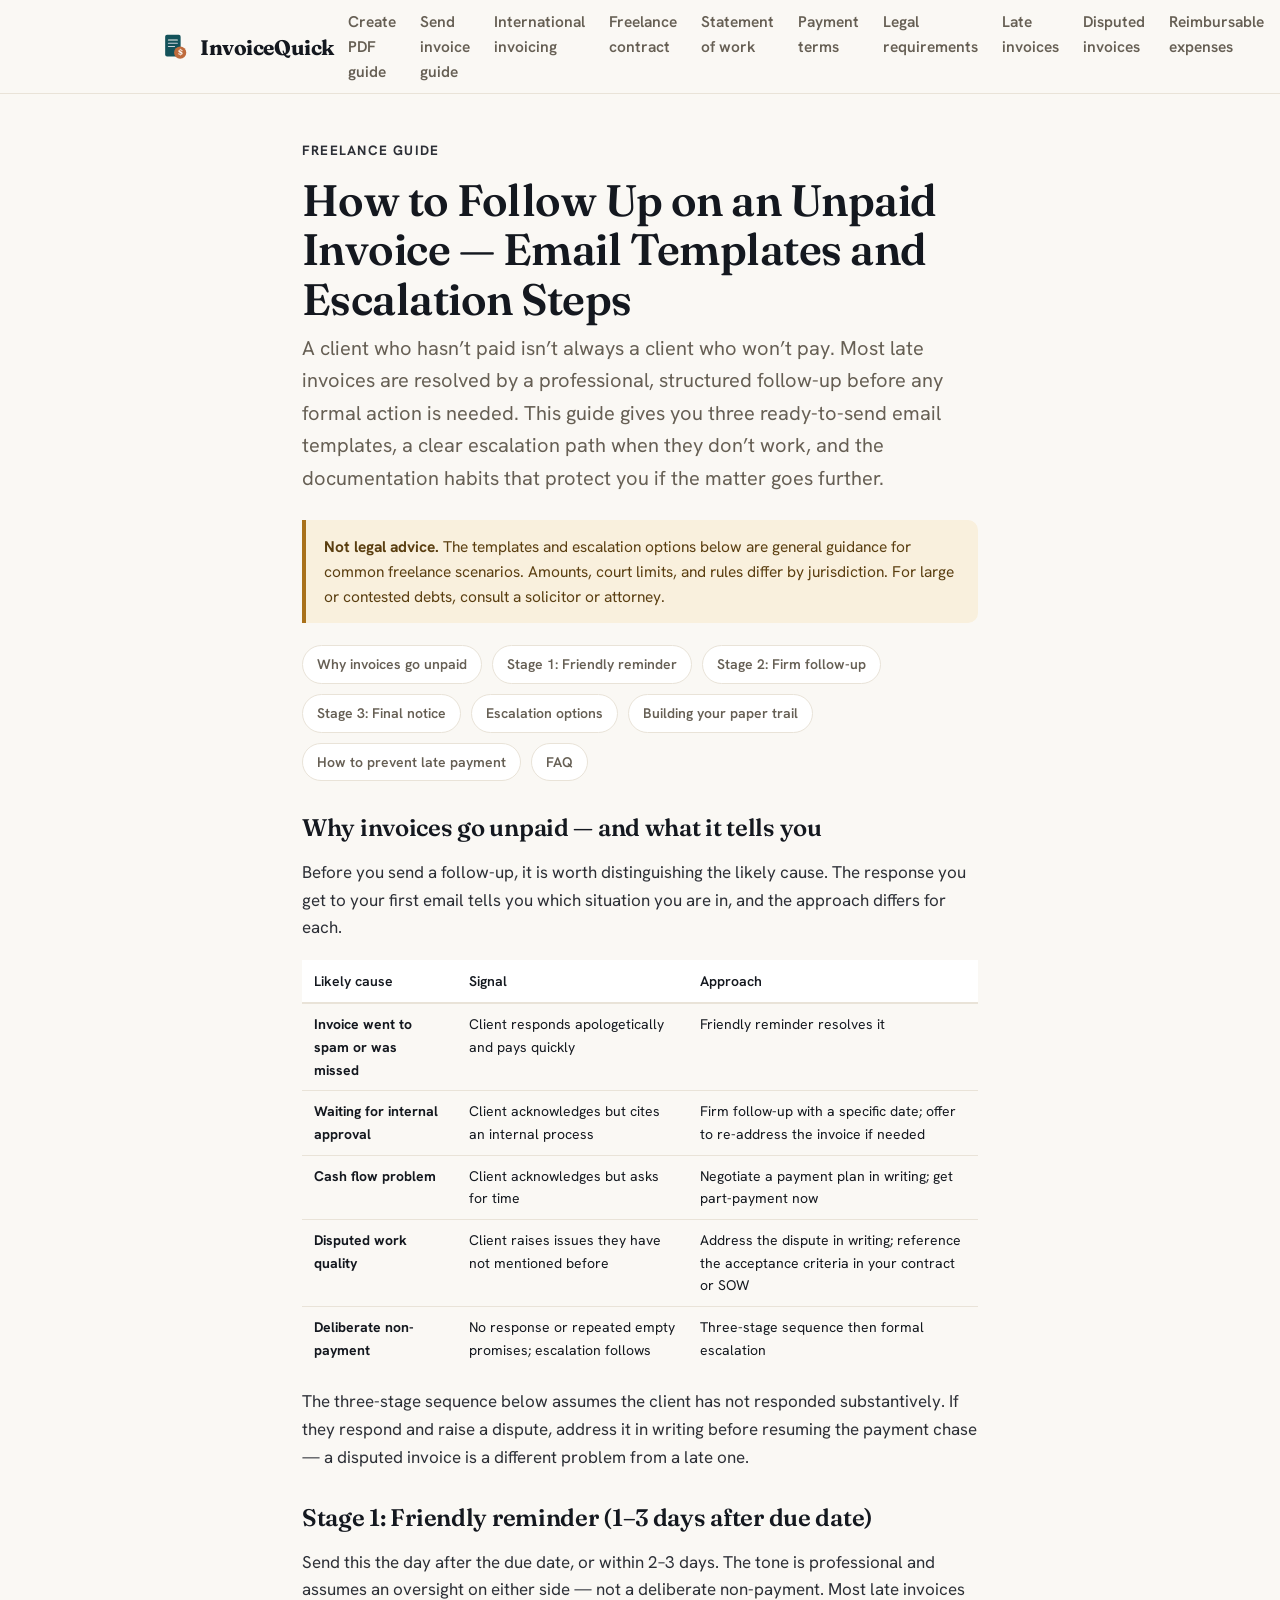
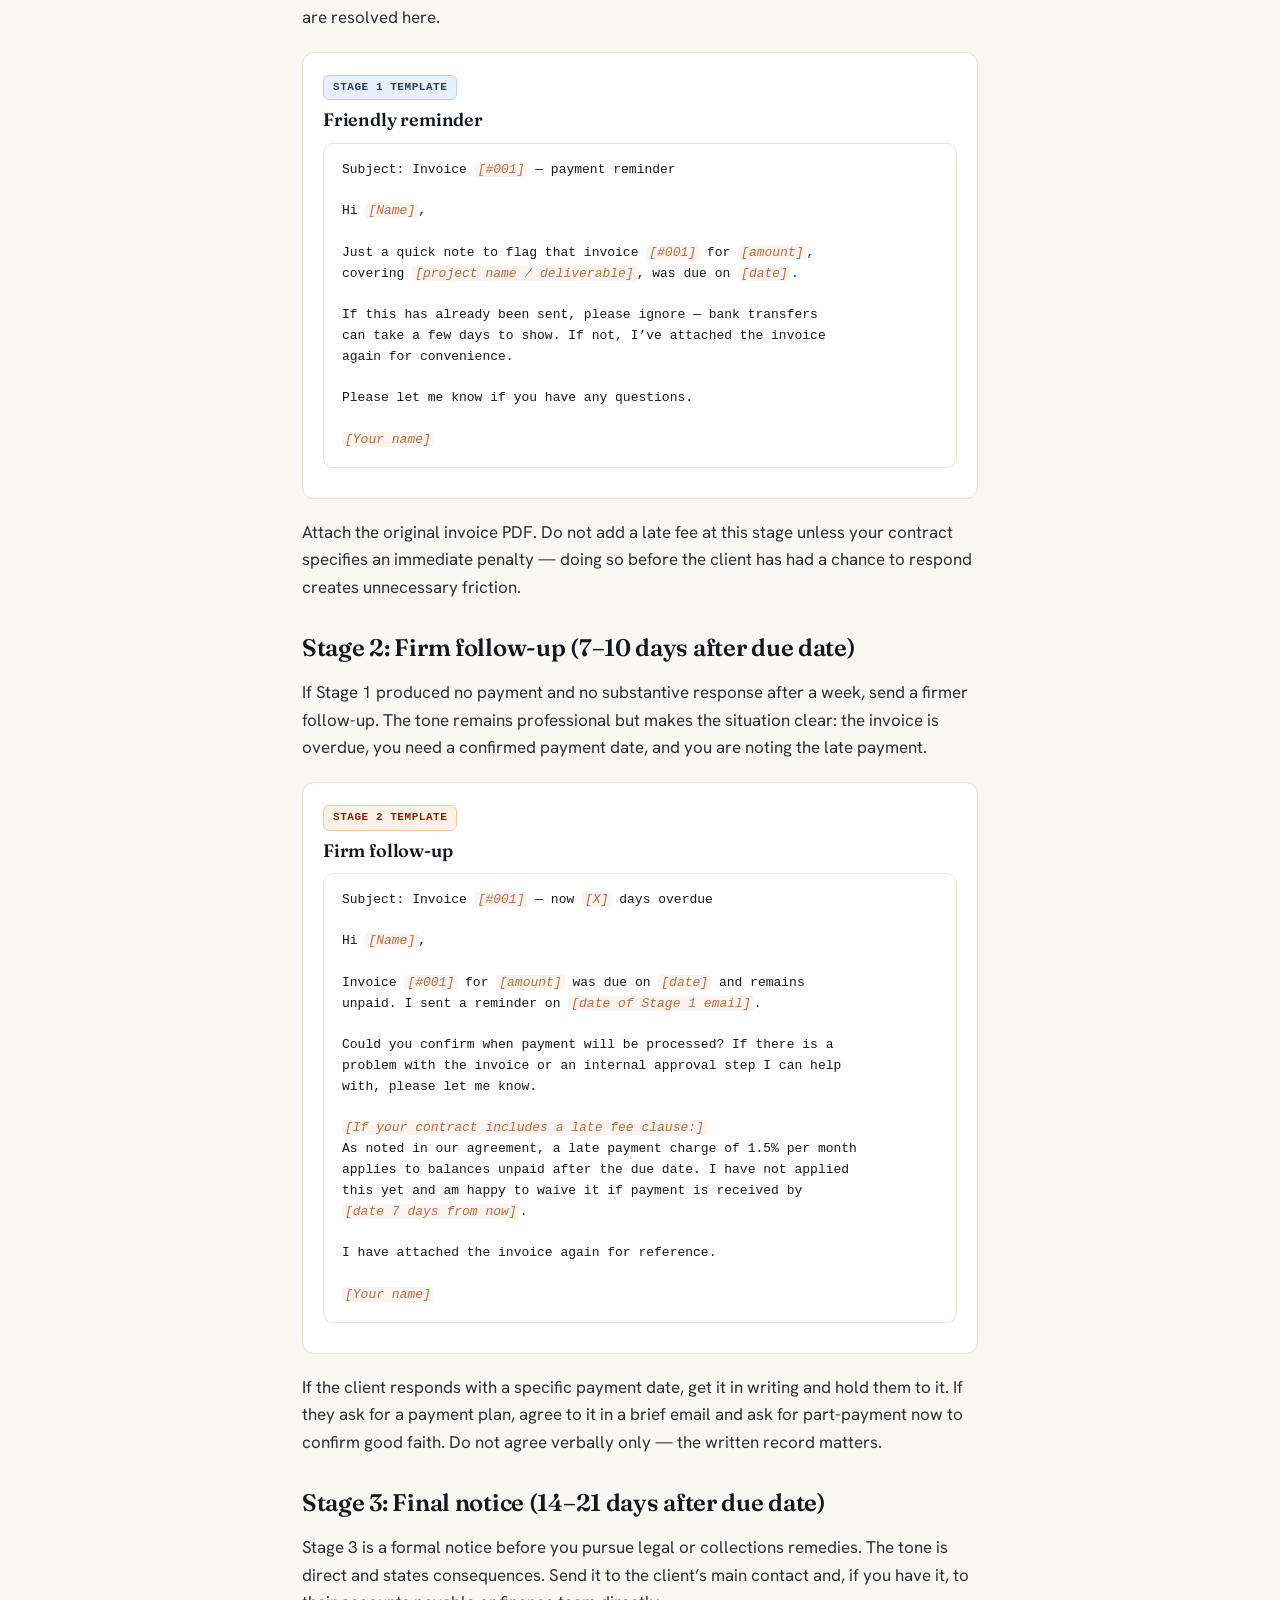
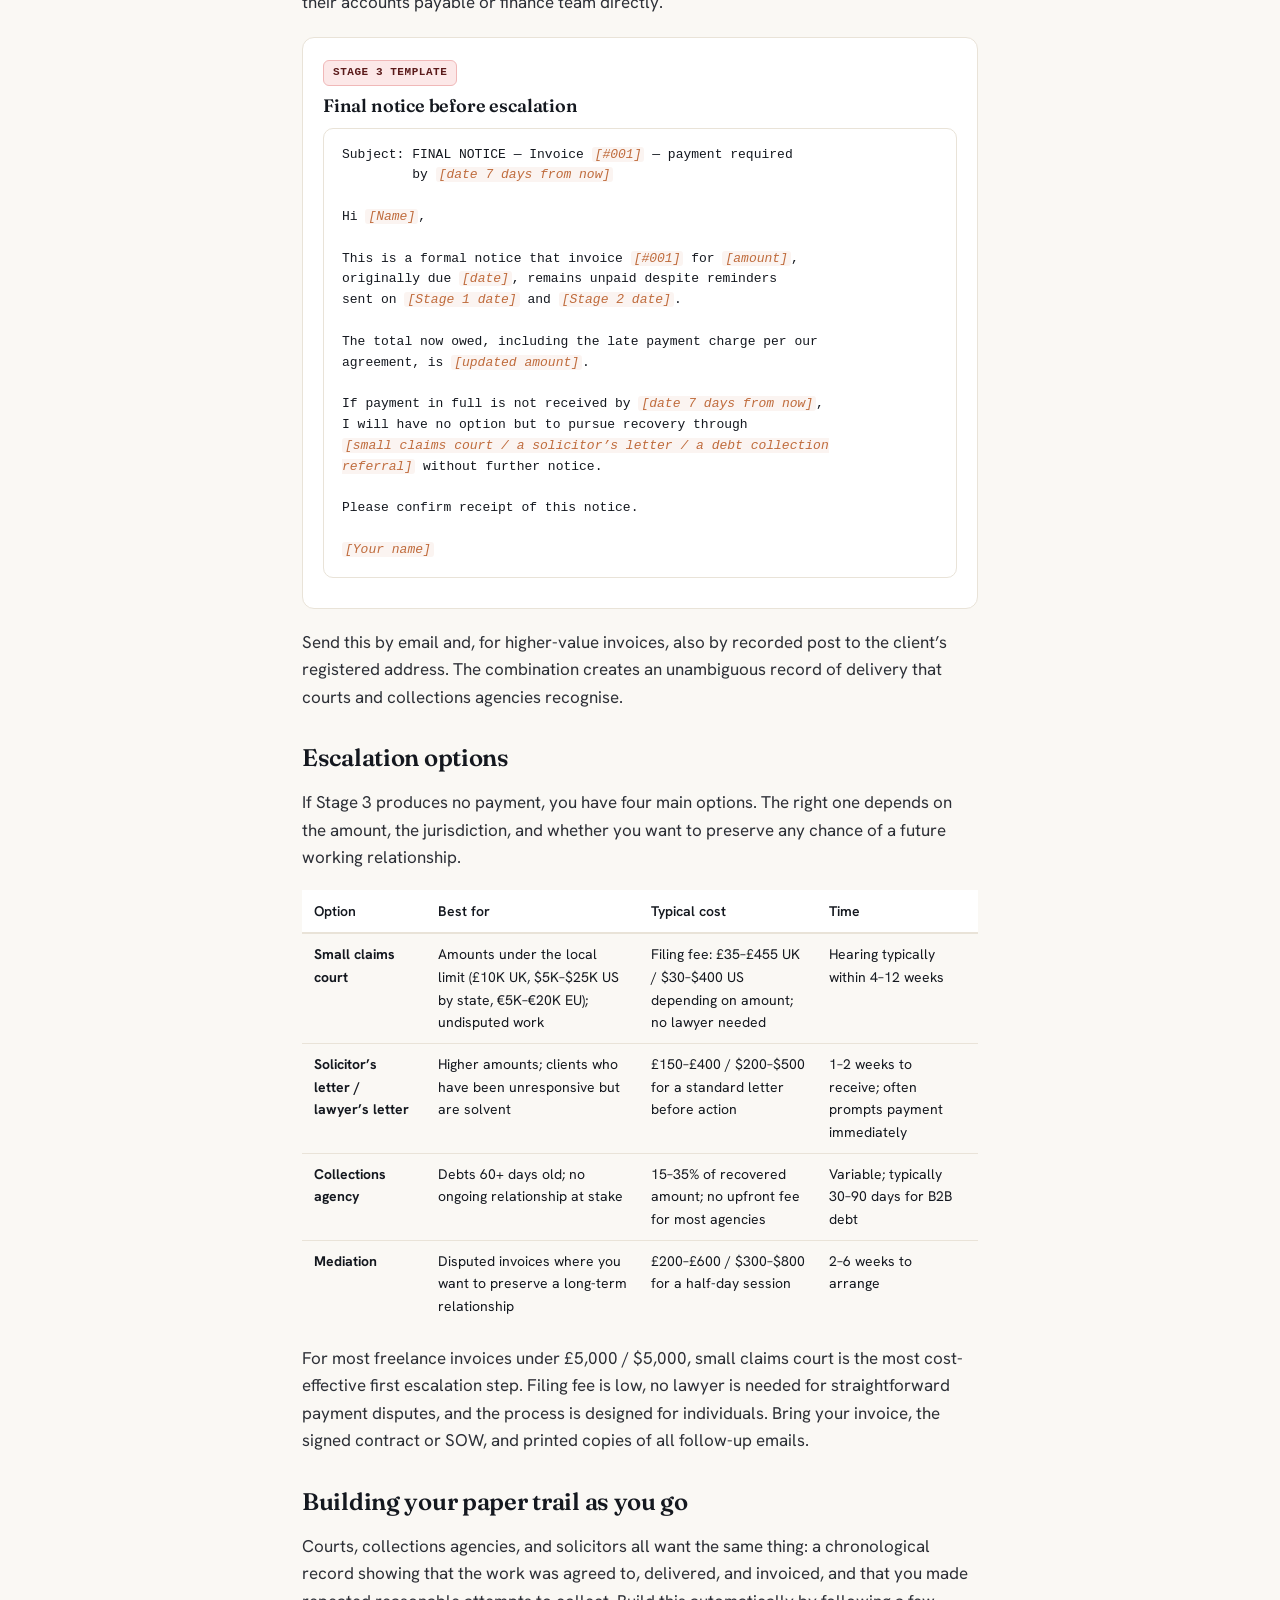
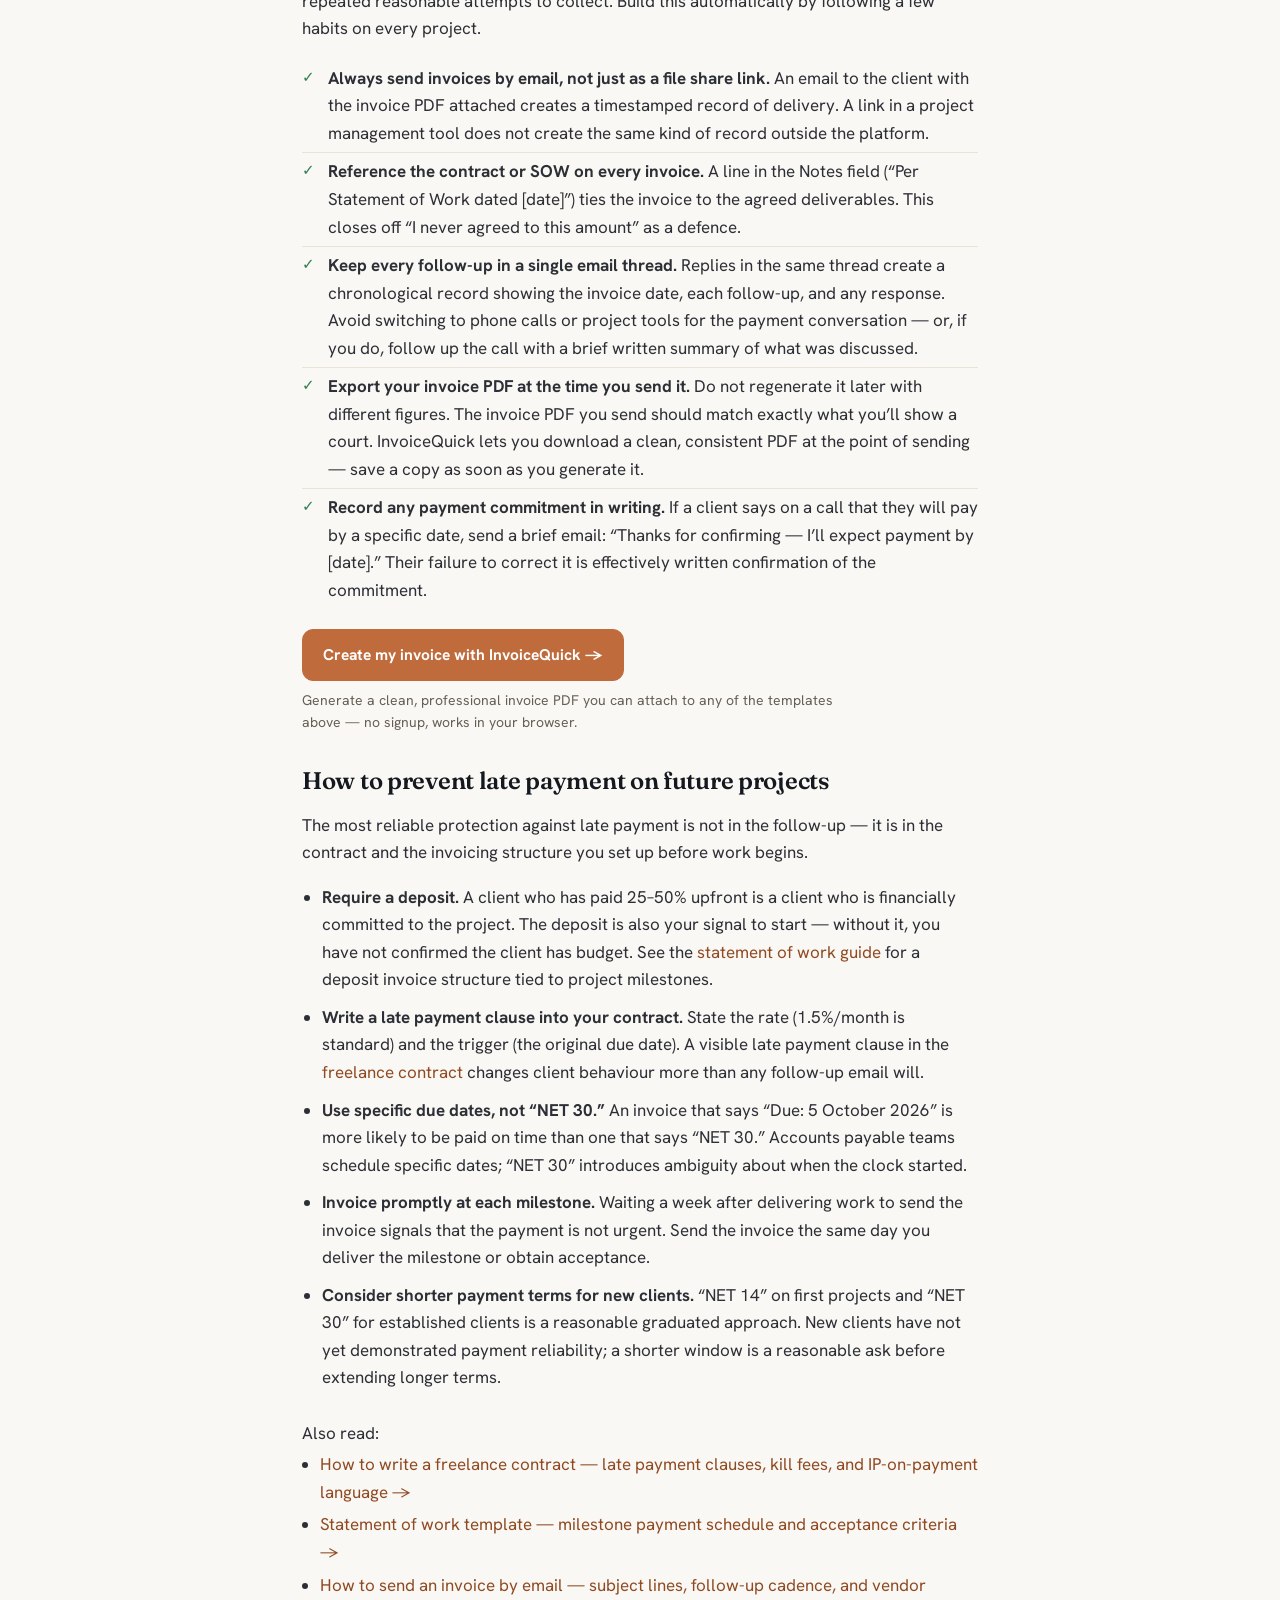
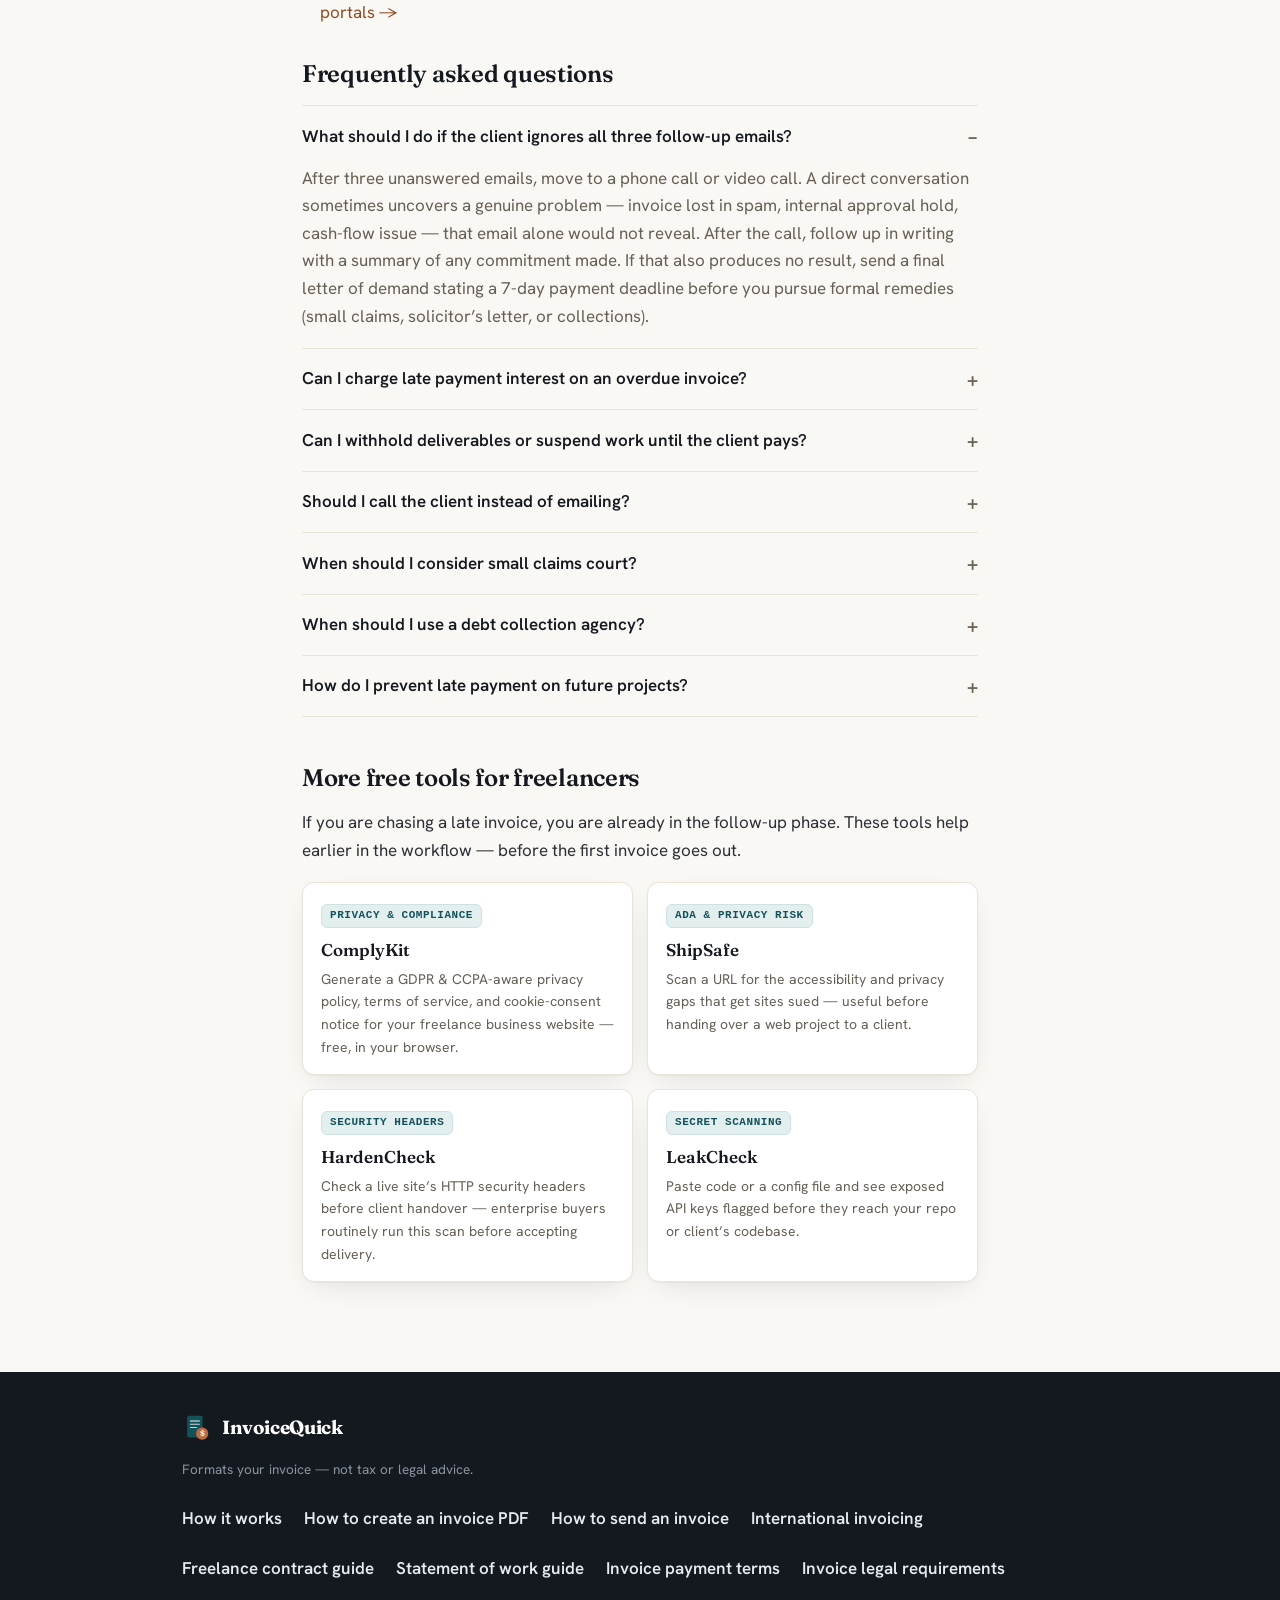
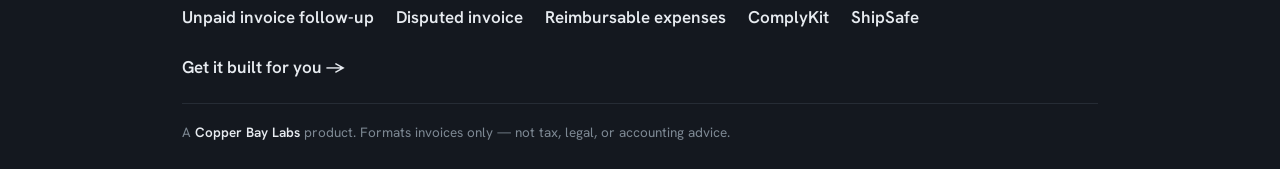
<file: guides/follow-up-unpaid-invoice.html>
<!doctype html>
<html lang="en">
<head>
<meta charset="utf-8">
<meta name="viewport" content="width=device-width, initial-scale=1">
<title>How to Follow Up on an Unpaid Invoice — Email Templates and Escalation Steps</title>
<meta name="description" content="Three-stage email templates for chasing a late invoice, plus when and how to escalate to small claims court, collections, or a lawyer's letter. For freelancers and small agencies.">
<link rel="canonical" href="https://labs.copperbaytech.com/invoicequick/guides/follow-up-unpaid-invoice.html">
<meta property="og:type" content="article">
<meta property="og:site_name" content="InvoiceQuick">
<meta property="og:title" content="How to Follow Up on an Unpaid Invoice — Email Templates and Escalation Steps">
<meta property="og:description" content="Three-stage email templates for chasing a late invoice, plus when and how to escalate to small claims court, collections, or a lawyer's letter. For freelancers and small agencies.">
<meta property="og:url" content="https://labs.copperbaytech.com/invoicequick/guides/follow-up-unpaid-invoice.html">
<meta property="og:image" content="https://labs.copperbaytech.com/invoicequick/og-image.png">
<meta property="og:image:width" content="1200">
<meta property="og:image:height" content="630">
<meta name="twitter:card" content="summary_large_image">
<meta name="theme-color" content="#faf8f4">
<link rel="icon" href="../favicon.svg" type="image/svg+xml">
<link rel="apple-touch-icon" href="../apple-touch-icon.png">
<link rel="preconnect" href="https://fonts.googleapis.com">
<link rel="preconnect" href="https://fonts.gstatic.com" crossorigin>
<link href="https://fonts.googleapis.com/css2?family=Fraunces:opsz,wght@9..144,500;9..144,600;9..144,700&family=Hanken+Grotesk:wght@400;500;600;700&display=swap" rel="stylesheet">
<script type="application/ld+json">
{"@context":"https://schema.org","@graph":[{"@type":"Article","headline":"How to Follow Up on an Unpaid Invoice — Email Templates and Escalation Steps","description":"Three-stage email templates for chasing a late invoice, plus when and how to escalate to small claims court, collections, or a lawyer's letter. For freelancers and small agencies.","url":"https://labs.copperbaytech.com/invoicequick/guides/follow-up-unpaid-invoice.html","datePublished":"2026-09-21","dateModified":"2026-09-21","publisher":{"@type":"Organization","name":"Copper Bay Labs","url":"https://labs.copperbaytech.com"},"mainEntityOfPage":{"@type":"WebPage","@id":"https://labs.copperbaytech.com/invoicequick/guides/follow-up-unpaid-invoice.html"}},{"@type":"FAQPage","mainEntity":[{"@type":"Question","name":"What should I do if the client ignores all three follow-up emails?","acceptedAnswer":{"@type":"Answer","text":"After three unanswered emails, move to a phone call or video call. A direct conversation sometimes uncovers a genuine problem — cash-flow issue, invoice lost in spam, payment awaiting internal approval — that email alone would not reveal. If the call produces no resolution and the amount justifies it, send a formal letter of demand (by email and post) stating the amount owed, the original due date, and a 7-day deadline before you pursue formal remedies. Then proceed to small claims court, a solicitor's letter, or a collections referral depending on the amount and your jurisdiction."}},{"@type":"Question","name":"Can I charge late payment interest on an overdue invoice?","acceptedAnswer":{"@type":"Answer","text":"Only if your original invoice or contract specifies a late payment rate. A clause stating '1.5% per month on balances unpaid after the due date' (or similar) in your freelance contract or statement of work gives you the legal basis to add interest to a follow-up invoice. Without such a clause, adding interest unilaterally is unlikely to be enforceable. For future projects, add a late payment clause to your contract or SOW and reference it on the invoice itself — most clients pay on time simply because the clause is visible."}},{"@type":"Question","name":"Can I withhold deliverables or suspend work until the client pays?","acceptedAnswer":{"@type":"Answer","text":"Only if your contract gives you that right. A clause stating that IP ownership transfers upon payment in full — and that you retain the right to suspend services for unpaid invoices — is standard in freelance contracts and creates a practical mechanism: you can withhold the final files or stop work on an ongoing project until the outstanding invoice is cleared. Without this clause in the contract, withholding deliverables or suspending work may itself breach the agreement. For new projects, include IP-on-payment and suspension-for-non-payment clauses in your contract or SOW before starting."}},{"@type":"Question","name":"Should I call the client instead of emailing?","acceptedAnswer":{"@type":"Answer","text":"Email creates a paper trail; phone calls do not. For the first two stages, email is preferable: it documents the date you followed up, the amount, and the client's response (or absence of one), which matters if you later need to show a court or collections agency that you made reasonable attempts to collect. After two or three unanswered emails, a phone call is worth making — it is harder to ignore and sometimes reveals a genuine administrative issue. After the call, follow up with a brief email summarising what was discussed and any commitment the client made: 'Following our call today, you confirmed payment will be processed by [date].'"}},{"@type":"Question","name":"When should I consider small claims court?","acceptedAnswer":{"@type":"Answer","text":"Small claims court is practical for amounts under roughly £10,000 in England and Wales, €5,000–€20,000 across EU countries, $5,000–$25,000 in US states (limits vary by state), and similar thresholds in other common-law jurisdictions. The process is designed for individuals and businesses to file without a lawyer: you submit a claim form, pay a filing fee, and a hearing is scheduled. You need to bring your invoice, the signed contract or SOW, and documentation of your follow-up attempts. For straightforward unpaid-invoice cases where the client does not dispute the work was done, small claims court has a high success rate for claimants."}},{"@type":"Question","name":"When should I use a debt collection agency?","acceptedAnswer":{"@type":"Answer","text":"Collections agencies are most practical for debts that are 60 or more days overdue and where direct follow-up has produced no response. They take a percentage of the recovered amount — typically 15–35% — so they are less appropriate for small invoices where the fee would absorb most of the recovery. For B2B debt, specialist commercial collections agencies are more effective than consumer agencies. A collections referral puts the matter on the client's credit record and often prompts payment even where months of direct follow-up did not. The main trade-off: the working relationship is over once you refer to collections."}},{"@type":"Question","name":"How do I prevent late payment in the future?","acceptedAnswer":{"@type":"Answer","text":"The most effective prevention steps: (1) require a deposit before starting — a client who has paid 25–50% upfront is a client who is financially committed; (2) include a late payment clause in your contract or SOW and reference it on every invoice; (3) send invoices promptly at each milestone rather than waiting until after delivery; (4) use specific due dates on invoices rather than 'NET 30'; (5) build in a short payment window (14 days is more protective than 30 for most freelance projects); (6) for ongoing clients, consider a retainer invoiced on the first of each month rather than project-by-project billing."}}]}]}
</script>
<link rel="stylesheet" href="../styles.css?v=1">
<style>
  .doc .lede{font-size:clamp(17px,2.3vw,20px);color:var(--muted)}
  .doc h2{scroll-margin-top:80px}
  .doc h3{font-family:"Fraunces",Georgia,serif;font-weight:600;font-size:19px;margin:22px 0 6px;letter-spacing:-.01em}
  .toc{display:flex;flex-wrap:wrap;gap:10px;margin:22px 0 6px;padding:0;list-style:none}
  .toc a{display:inline-block;background:var(--surface);border:1px solid var(--line);border-radius:999px;padding:7px 14px;font-size:14px;font-weight:600;color:var(--muted)}
  .toc a:hover{border-color:var(--bay);color:var(--ink);text-decoration:none}
  .callout{background:var(--warn-bg);border-left:4px solid var(--warn);border-radius:0 10px 10px 0;padding:14px 18px;margin:22px 0;font-size:15.5px;color:#5a3e10}
  .callout.tip{background:var(--pass-bg);border-left-color:var(--pass);color:#1b4d30}
  .stage-card{border:1px solid var(--line);border-radius:12px;padding:18px 20px;margin:20px 0;background:var(--surface)}
  .stage-card h3{margin:0 0 4px;font-family:"Fraunces",Georgia,serif;font-weight:600;font-size:18px;letter-spacing:-.01em}
  .stage-card .s-num{display:inline-block;font-family:ui-monospace,Menlo,Consolas,monospace;font-size:11px;font-weight:700;letter-spacing:.05em;text-transform:uppercase;border-radius:6px;padding:3px 9px;margin-bottom:10px;color:#2a3f5f;background:#e8f0fb;border:1px solid #b8d0f0}
  .stage-card .s-num.late{color:#7a2a0f;background:#fdf0e6;border-color:#f5c99a}
  .stage-card .s-num.final{color:#5a1a1a;background:#fce8e8;border-color:#f0b8b8}
  pre{background:var(--surface);border:1px solid var(--line);border-radius:10px;padding:16px 18px;overflow-x:auto;font-family:ui-monospace,Menlo,Consolas,monospace;font-size:13px;line-height:1.6;margin:12px 0}
  pre code{background:none;padding:0;font-size:inherit}
  .fill{font-style:italic;color:var(--copper);background:rgba(191,107,60,.07);border-radius:3px;padding:0 3px}
  .esc-table{width:100%;border-collapse:collapse;margin:18px 0;font-size:14px}
  .esc-table th{text-align:left;padding:10px 12px;background:var(--surface);border-bottom:2px solid var(--line);font-weight:600}
  .esc-table td{padding:9px 12px;border-bottom:1px solid var(--line);vertical-align:top}
  .esc-table tr:last-child td{border-bottom:none}
  .checklist{margin:14px 0;padding-left:0;list-style:none}
  .checklist li{padding:5px 0 5px 26px;position:relative;border-bottom:1px solid var(--line)}
  .checklist li:last-child{border-bottom:none}
  .checklist li::before{content:"\2713";position:absolute;left:0;top:5px;color:var(--pass);font-weight:700;font-size:15px}
  .suite{display:grid;grid-template-columns:repeat(auto-fit,minmax(220px,1fr));gap:14px;margin:18px 0 6px}
  .suite a{display:block;background:var(--surface);border:1px solid var(--line);border-radius:12px;padding:16px 18px;box-shadow:var(--shadow);transition:box-shadow .15s,transform .15s,border-color .15s}
  .suite a:hover{text-decoration:none;box-shadow:var(--shadow-lift);transform:translateY(-2px);border-color:var(--line-2)}
  .suite .s-name{font-family:"Fraunces",serif;font-weight:600;font-size:17px;color:var(--ink);display:block;margin:0 0 4px}
  .suite p{color:var(--muted);font-size:14px;margin:0}
  .suite .s-tag{display:inline-block;margin-bottom:8px;font-family:ui-monospace,Menlo,Consolas,monospace;font-size:11px;font-weight:700;letter-spacing:.05em;text-transform:uppercase;color:var(--bay);background:var(--bay-tint,#e3eeef);border:1px solid #cfe1e3;border-radius:6px;padding:2px 8px}
  .faq-section{margin:18px 0}
  .faq-section details{border-bottom:1px solid var(--line);padding:14px 0}
  .faq-section details:first-child{border-top:1px solid var(--line)}
  .faq-section summary{font-weight:600;cursor:pointer;list-style:none;display:flex;justify-content:space-between;align-items:center;gap:12px}
  .faq-section summary::-webkit-details-marker{display:none}
  .faq-section summary::after{content:"+";font-size:20px;color:var(--muted);flex-shrink:0}
  .faq-section details[open] summary::after{content:"\2212"}
  .faq-section details p{margin:12px 0 4px;color:var(--muted)}
</style>
</head>
<body>
<a class="skip" href="#main">Skip to main content</a>

<header class="masthead" role="banner">
  <div class="wrap hdr-bar">
    <a class="brand" href="../" aria-label="InvoiceQuick &mdash; go to homepage">
      <svg class="mark" viewBox="0 0 64 64" aria-hidden="true">
        <rect x="11" y="6" width="33" height="46" rx="4" fill="#13525a"/>
        <line x1="18" y1="17" x2="37" y2="17" stroke="#faf8f4" stroke-width="2.4" stroke-linecap="round"/>
        <line x1="18" y1="24" x2="37" y2="24" stroke="#cbd2da" stroke-width="2.4" stroke-linecap="round"/>
        <line x1="18" y1="31" x2="31" y2="31" stroke="#cbd2da" stroke-width="2.4" stroke-linecap="round"/>
        <circle cx="43" cy="44" r="13" fill="#bf6b3c"/>
        <text x="43" y="49.4" font-family="Fraunces,Georgia,serif" font-size="17" font-weight="700" fill="#faf8f4" text-anchor="middle">$</text>
      </svg>
      <span class="wordmark">InvoiceQuick</span>
    </a>
    <nav class="nav" aria-label="Primary navigation">
      <a href="create-free-invoice-pdf.html">Create PDF guide</a>
      <a href="send-invoice-email.html">Send invoice guide</a>
      <a href="invoice-clients-international.html">International invoicing</a>
      <a href="freelance-contract-template.html">Freelance contract</a>
      <a href="statement-of-work-template.html">Statement of work</a>
      <a href="invoice-payment-terms.html">Payment terms</a>
      <a href="invoice-legal-requirements.html">Legal requirements</a>
      <a href="follow-up-unpaid-invoice.html" aria-current="page">Late invoices</a>
      <a href="handle-disputed-invoice.html">Disputed invoices</a>
      <a href="invoice-reimbursable-expenses.html">Reimbursable expenses</a>
      <a href="../">Make my invoice</a>
    </nav>
  </div>
</header>

<main id="main">
<article class="doc">
  <div class="wrap narrow">
    <p class="eyebrow" style="text-align:left">Freelance guide</p>
    <h1>How to Follow Up on an Unpaid Invoice &mdash; Email Templates and Escalation Steps</h1>
    <p class="lede">A client who hasn&rsquo;t paid isn&rsquo;t always a client who won&rsquo;t pay. Most late invoices are resolved by a professional, structured follow-up before any formal action is needed. This guide gives you three ready-to-send email templates, a clear escalation path when they don&rsquo;t work, and the documentation habits that protect you if the matter goes further.</p>

    <div class="callout">
      <strong>Not legal advice.</strong> The templates and escalation options below are general guidance for common freelance scenarios. Amounts, court limits, and rules differ by jurisdiction. For large or contested debts, consult a solicitor or attorney.
    </div>

    <ul class="toc" aria-label="On this page">
      <li><a href="#why-unpaid">Why invoices go unpaid</a></li>
      <li><a href="#stage-1">Stage 1: Friendly reminder</a></li>
      <li><a href="#stage-2">Stage 2: Firm follow-up</a></li>
      <li><a href="#stage-3">Stage 3: Final notice</a></li>
      <li><a href="#escalation">Escalation options</a></li>
      <li><a href="#paper-trail">Building your paper trail</a></li>
      <li><a href="#prevention">How to prevent late payment</a></li>
      <li><a href="#faq">FAQ</a></li>
    </ul>

    <h2 id="why-unpaid">Why invoices go unpaid &mdash; and what it tells you</h2>
    <p>Before you send a follow-up, it is worth distinguishing the likely cause. The response you get to your first email tells you which situation you are in, and the approach differs for each.</p>

    <table class="esc-table">
      <thead>
        <tr>
          <th>Likely cause</th>
          <th>Signal</th>
          <th>Approach</th>
        </tr>
      </thead>
      <tbody>
        <tr>
          <td><strong>Invoice went to spam or was missed</strong></td>
          <td>Client responds apologetically and pays quickly</td>
          <td>Friendly reminder resolves it</td>
        </tr>
        <tr>
          <td><strong>Waiting for internal approval</strong></td>
          <td>Client acknowledges but cites an internal process</td>
          <td>Firm follow-up with a specific date; offer to re-address the invoice if needed</td>
        </tr>
        <tr>
          <td><strong>Cash flow problem</strong></td>
          <td>Client acknowledges but asks for time</td>
          <td>Negotiate a payment plan in writing; get part-payment now</td>
        </tr>
        <tr>
          <td><strong>Disputed work quality</strong></td>
          <td>Client raises issues they have not mentioned before</td>
          <td>Address the dispute in writing; reference the acceptance criteria in your contract or SOW</td>
        </tr>
        <tr>
          <td><strong>Deliberate non-payment</strong></td>
          <td>No response or repeated empty promises; escalation follows</td>
          <td>Three-stage sequence then formal escalation</td>
        </tr>
      </tbody>
    </table>

    <p>The three-stage sequence below assumes the client has not responded substantively. If they respond and raise a dispute, address it in writing before resuming the payment chase &mdash; a disputed invoice is a different problem from a late one.</p>

    <h2 id="stage-1">Stage 1: Friendly reminder (1&ndash;3 days after due date)</h2>
    <p>Send this the day after the due date, or within 2&ndash;3 days. The tone is professional and assumes an oversight on either side &mdash; not a deliberate non-payment. Most late invoices are resolved here.</p>

    <div class="stage-card">
      <span class="s-num">Stage 1 template</span>
      <h3>Friendly reminder</h3>
      <pre><code>Subject: Invoice <span class="fill">[#001]</span> &mdash; payment reminder

Hi <span class="fill">[Name]</span>,

Just a quick note to flag that invoice <span class="fill">[#001]</span> for <span class="fill">[amount]</span>,
covering <span class="fill">[project name / deliverable]</span>, was due on <span class="fill">[date]</span>.

If this has already been sent, please ignore &mdash; bank transfers
can take a few days to show. If not, I&rsquo;ve attached the invoice
again for convenience.

Please let me know if you have any questions.

<span class="fill">[Your name]</span></code></pre>
    </div>

    <p>Attach the original invoice PDF. Do not add a late fee at this stage unless your contract specifies an immediate penalty &mdash; doing so before the client has had a chance to respond creates unnecessary friction.</p>

    <h2 id="stage-2">Stage 2: Firm follow-up (7&ndash;10 days after due date)</h2>
    <p>If Stage 1 produced no payment and no substantive response after a week, send a firmer follow-up. The tone remains professional but makes the situation clear: the invoice is overdue, you need a confirmed payment date, and you are noting the late payment.</p>

    <div class="stage-card">
      <span class="s-num late">Stage 2 template</span>
      <h3>Firm follow-up</h3>
      <pre><code>Subject: Invoice <span class="fill">[#001]</span> &mdash; now <span class="fill">[X]</span> days overdue

Hi <span class="fill">[Name]</span>,

Invoice <span class="fill">[#001]</span> for <span class="fill">[amount]</span> was due on <span class="fill">[date]</span> and remains
unpaid. I sent a reminder on <span class="fill">[date of Stage 1 email]</span>.

Could you confirm when payment will be processed? If there is a
problem with the invoice or an internal approval step I can help
with, please let me know.

<span class="fill">[If your contract includes a late fee clause:]</span>
As noted in our agreement, a late payment charge of 1.5% per month
applies to balances unpaid after the due date. I have not applied
this yet and am happy to waive it if payment is received by
<span class="fill">[date 7 days from now]</span>.

I have attached the invoice again for reference.

<span class="fill">[Your name]</span></code></pre>
    </div>

    <p>If the client responds with a specific payment date, get it in writing and hold them to it. If they ask for a payment plan, agree to it in a brief email and ask for part-payment now to confirm good faith. Do not agree verbally only &mdash; the written record matters.</p>

    <h2 id="stage-3">Stage 3: Final notice (14&ndash;21 days after due date)</h2>
    <p>Stage 3 is a formal notice before you pursue legal or collections remedies. The tone is direct and states consequences. Send it to the client&rsquo;s main contact and, if you have it, to their accounts payable or finance team directly.</p>

    <div class="stage-card">
      <span class="s-num final">Stage 3 template</span>
      <h3>Final notice before escalation</h3>
      <pre><code>Subject: FINAL NOTICE &mdash; Invoice <span class="fill">[#001]</span> &mdash; payment required
         by <span class="fill">[date 7 days from now]</span>

Hi <span class="fill">[Name]</span>,

This is a formal notice that invoice <span class="fill">[#001]</span> for <span class="fill">[amount]</span>,
originally due <span class="fill">[date]</span>, remains unpaid despite reminders
sent on <span class="fill">[Stage 1 date]</span> and <span class="fill">[Stage 2 date]</span>.

The total now owed, including the late payment charge per our
agreement, is <span class="fill">[updated amount]</span>.

If payment in full is not received by <span class="fill">[date 7 days from now]</span>,
I will have no option but to pursue recovery through
<span class="fill">[small claims court / a solicitor&rsquo;s letter / a debt collection
referral]</span> without further notice.

Please confirm receipt of this notice.

<span class="fill">[Your name]</span></code></pre>
    </div>

    <p>Send this by email and, for higher-value invoices, also by recorded post to the client&rsquo;s registered address. The combination creates an unambiguous record of delivery that courts and collections agencies recognise.</p>

    <h2 id="escalation">Escalation options</h2>
    <p>If Stage 3 produces no payment, you have four main options. The right one depends on the amount, the jurisdiction, and whether you want to preserve any chance of a future working relationship.</p>

    <table class="esc-table">
      <thead>
        <tr>
          <th>Option</th>
          <th>Best for</th>
          <th>Typical cost</th>
          <th>Time</th>
        </tr>
      </thead>
      <tbody>
        <tr>
          <td><strong>Small claims court</strong></td>
          <td>Amounts under the local limit (£10K UK, $5K&ndash;$25K US by state, €5K&ndash;€20K EU); undisputed work</td>
          <td>Filing fee: £35&ndash;£455 UK / $30&ndash;$400 US depending on amount; no lawyer needed</td>
          <td>Hearing typically within 4&ndash;12 weeks</td>
        </tr>
        <tr>
          <td><strong>Solicitor&rsquo;s letter / lawyer&rsquo;s letter</strong></td>
          <td>Higher amounts; clients who have been unresponsive but are solvent</td>
          <td>£150&ndash;£400 / $200&ndash;$500 for a standard letter before action</td>
          <td>1&ndash;2 weeks to receive; often prompts payment immediately</td>
        </tr>
        <tr>
          <td><strong>Collections agency</strong></td>
          <td>Debts 60+ days old; no ongoing relationship at stake</td>
          <td>15&ndash;35% of recovered amount; no upfront fee for most agencies</td>
          <td>Variable; typically 30&ndash;90 days for B2B debt</td>
        </tr>
        <tr>
          <td><strong>Mediation</strong></td>
          <td>Disputed invoices where you want to preserve a long-term relationship</td>
          <td>£200&ndash;£600 / $300&ndash;$800 for a half-day session</td>
          <td>2&ndash;6 weeks to arrange</td>
        </tr>
      </tbody>
    </table>

    <p>For most freelance invoices under £5,000 / $5,000, small claims court is the most cost-effective first escalation step. Filing fee is low, no lawyer is needed for straightforward payment disputes, and the process is designed for individuals. Bring your invoice, the signed contract or SOW, and printed copies of all follow-up emails.</p>

    <h2 id="paper-trail">Building your paper trail as you go</h2>
    <p>Courts, collections agencies, and solicitors all want the same thing: a chronological record showing that the work was agreed to, delivered, and invoiced, and that you made repeated reasonable attempts to collect. Build this automatically by following a few habits on every project.</p>

    <ul class="checklist">
      <li><strong>Always send invoices by email, not just as a file share link.</strong> An email to the client with the invoice PDF attached creates a timestamped record of delivery. A link in a project management tool does not create the same kind of record outside the platform.</li>
      <li><strong>Reference the contract or SOW on every invoice.</strong> A line in the Notes field (&ldquo;Per Statement of Work dated [date]&rdquo;) ties the invoice to the agreed deliverables. This closes off &ldquo;I never agreed to this amount&rdquo; as a defence.</li>
      <li><strong>Keep every follow-up in a single email thread.</strong> Replies in the same thread create a chronological record showing the invoice date, each follow-up, and any response. Avoid switching to phone calls or project tools for the payment conversation &mdash; or, if you do, follow up the call with a brief written summary of what was discussed.</li>
      <li><strong>Export your invoice PDF at the time you send it.</strong> Do not regenerate it later with different figures. The invoice PDF you send should match exactly what you&rsquo;ll show a court. InvoiceQuick lets you download a clean, consistent PDF at the point of sending &mdash; save a copy as soon as you generate it.</li>
      <li><strong>Record any payment commitment in writing.</strong> If a client says on a call that they will pay by a specific date, send a brief email: &ldquo;Thanks for confirming &mdash; I&rsquo;ll expect payment by [date].&rdquo; Their failure to correct it is effectively written confirmation of the commitment.</li>
    </ul>

    <p style="margin:20px 0 8px"><a class="btn primary" href="../">Create my invoice with InvoiceQuick &rarr;</a></p>
    <p style="font-size:14px;color:var(--muted);margin:0 0 28px">Generate a clean, professional invoice PDF you can attach to any of the templates above &mdash; no signup, works in your browser.</p>

    <h2 id="prevention">How to prevent late payment on future projects</h2>
    <p>The most reliable protection against late payment is not in the follow-up &mdash; it is in the contract and the invoicing structure you set up before work begins.</p>

    <ul style="margin:10px 0 10px 20px;padding:0">
      <li style="margin-bottom:10px"><strong>Require a deposit.</strong> A client who has paid 25&ndash;50% upfront is a client who is financially committed to the project. The deposit is also your signal to start &mdash; without it, you have not confirmed the client has budget. See the <a href="statement-of-work-template.html">statement of work guide</a> for a deposit invoice structure tied to project milestones.</li>
      <li style="margin-bottom:10px"><strong>Write a late payment clause into your contract.</strong> State the rate (1.5%/month is standard) and the trigger (the original due date). A visible late payment clause in the <a href="freelance-contract-template.html">freelance contract</a> changes client behaviour more than any follow-up email will.</li>
      <li style="margin-bottom:10px"><strong>Use specific due dates, not &ldquo;NET 30.&rdquo;</strong> An invoice that says &ldquo;Due: 5 October 2026&rdquo; is more likely to be paid on time than one that says &ldquo;NET 30.&rdquo; Accounts payable teams schedule specific dates; &ldquo;NET 30&rdquo; introduces ambiguity about when the clock started.</li>
      <li style="margin-bottom:10px"><strong>Invoice promptly at each milestone.</strong> Waiting a week after delivering work to send the invoice signals that the payment is not urgent. Send the invoice the same day you deliver the milestone or obtain acceptance.</li>
      <li style="margin-bottom:10px"><strong>Consider shorter payment terms for new clients.</strong> &ldquo;NET 14&rdquo; on first projects and &ldquo;NET 30&rdquo; for established clients is a reasonable graduated approach. New clients have not yet demonstrated payment reliability; a shorter window is a reasonable ask before extending longer terms.</li>
    </ul>

    <p style="margin:28px 0 4px">Also read:</p>
    <ul style="margin:4px 0 20px 18px;padding:0">
      <li style="margin-bottom:5px"><a href="freelance-contract-template.html">How to write a freelance contract &mdash; late payment clauses, kill fees, and IP-on-payment language &rarr;</a></li>
      <li style="margin-bottom:5px"><a href="statement-of-work-template.html">Statement of work template &mdash; milestone payment schedule and acceptance criteria &rarr;</a></li>
      <li><a href="send-invoice-email.html">How to send an invoice by email &mdash; subject lines, follow-up cadence, and vendor portals &rarr;</a></li>
    </ul>

    <h2 id="faq">Frequently asked questions</h2>
    <div class="faq-section">
      <details open>
        <summary>What should I do if the client ignores all three follow-up emails?</summary>
        <p>After three unanswered emails, move to a phone call or video call. A direct conversation sometimes uncovers a genuine problem &mdash; invoice lost in spam, internal approval hold, cash-flow issue &mdash; that email alone would not reveal. After the call, follow up in writing with a summary of any commitment made. If that also produces no result, send a final letter of demand stating a 7-day payment deadline before you pursue formal remedies (small claims, solicitor&rsquo;s letter, or collections).</p>
      </details>
      <details>
        <summary>Can I charge late payment interest on an overdue invoice?</summary>
        <p>Only if your original invoice or contract specifies a late payment rate. Without such a clause, adding interest unilaterally is unlikely to be enforceable. For future projects, add a late payment clause to your freelance contract or SOW before work starts and reference it on every invoice. Most clients pay on time simply because the clause is visible &mdash; it is more prevention than enforcement.</p>
      </details>
      <details>
        <summary>Can I withhold deliverables or suspend work until the client pays?</summary>
        <p>Only if your contract gives you that right. A clause stating that IP ownership transfers upon payment in full, and that you may suspend services for unpaid invoices, is standard in freelance contracts and gives you a practical mechanism. Without it, withholding deliverables may itself breach the agreement. Include IP-on-payment and suspension-for-non-payment clauses in every new client contract before starting work.</p>
      </details>
      <details>
        <summary>Should I call the client instead of emailing?</summary>
        <p>Email creates a paper trail; phone calls do not. For the first two stages, email is preferable: it documents the date of each follow-up, the amount, and any response. After two or three unanswered emails, a call is worth making &mdash; it is harder to ignore. After any call, send a brief written summary: &ldquo;Following our call today, you confirmed payment will be processed by [date].&rdquo; This converts the verbal commitment to a written record.</p>
      </details>
      <details>
        <summary>When should I consider small claims court?</summary>
        <p>Small claims court is practical for undisputed work at amounts under roughly £10,000 (England and Wales), $5,000&ndash;$25,000 (US, varies by state), or €5,000&ndash;€20,000 (EU, varies by country). The process is designed for individuals without legal representation: you submit a claim form, pay a modest filing fee, and attend a hearing. Bring your invoice, signed contract or SOW, and copies of all follow-up emails. For undisputed payment cases, success rates for claimants are high.</p>
      </details>
      <details>
        <summary>When should I use a debt collection agency?</summary>
        <p>Collections agencies are most useful for debts 60 or more days overdue where direct follow-up has produced no response. They take a percentage of the recovered amount (typically 15&ndash;35%), so they are less attractive for small invoices. The main trade-off: a collections referral typically ends the working relationship. For amounts under £5,000 or $5,000 where you have not yet tried small claims court, filing a claim yourself is usually faster and cheaper than a collections referral.</p>
      </details>
      <details>
        <summary>How do I prevent late payment on future projects?</summary>
        <p>The most effective steps: require a deposit before starting; include a late payment clause in your contract or SOW; use specific due dates (not &ldquo;NET 30&rdquo;); invoice at each milestone the same day you deliver, not days later; and keep payment terms short for new clients (NET 14) until you have established their payment reliability. A deposit invoice is the single most effective prevention tool &mdash; it confirms the client has budget before you allocate time to the project.</p>
      </details>
    </div>

    <h2 style="margin-top:48px">More free tools for freelancers</h2>
    <p>If you are chasing a late invoice, you are already in the follow-up phase. These tools help earlier in the workflow &mdash; before the first invoice goes out.</p>
    <div class="suite">
      <a href="https://labs.copperbaytech.com/complykit/" target="_blank" rel="noopener noreferrer">
        <span class="s-tag">Privacy &amp; compliance</span>
        <span class="s-name">ComplyKit</span>
        <p>Generate a GDPR &amp; CCPA-aware privacy policy, terms of service, and cookie-consent notice for your freelance business website &mdash; free, in your browser.</p>
      </a>
      <a href="https://labs.copperbaytech.com/shipsafe/" target="_blank" rel="noopener noreferrer">
        <span class="s-tag">ADA &amp; privacy risk</span>
        <span class="s-name">ShipSafe</span>
        <p>Scan a URL for the accessibility and privacy gaps that get sites sued &mdash; useful before handing over a web project to a client.</p>
      </a>
      <a href="https://labs.copperbaytech.com/hardencheck/" target="_blank" rel="noopener noreferrer">
        <span class="s-tag">Security headers</span>
        <span class="s-name">HardenCheck</span>
        <p>Check a live site&rsquo;s HTTP security headers before client handover &mdash; enterprise buyers routinely run this scan before accepting delivery.</p>
      </a>
      <a href="https://labs.copperbaytech.com/leakcheck/" target="_blank" rel="noopener noreferrer">
        <span class="s-tag">Secret scanning</span>
        <span class="s-name">LeakCheck</span>
        <p>Paste code or a config file and see exposed API keys flagged before they reach your repo or client&rsquo;s codebase.</p>
      </a>
    </div>
  </div>
</article>
</main>

<footer class="footer" role="contentinfo">
  <div class="wrap foot">
    <div>
      <a class="brand small" href="../" aria-label="InvoiceQuick &mdash; homepage">
        <svg class="mark" viewBox="0 0 64 64" aria-hidden="true">
          <rect x="11" y="6" width="33" height="46" rx="4" fill="#13525a"/>
          <line x1="18" y1="17" x2="37" y2="17" stroke="#faf8f4" stroke-width="2.4" stroke-linecap="round"/>
          <line x1="18" y1="24" x2="37" y2="24" stroke="#cbd2da" stroke-width="2.4" stroke-linecap="round"/>
          <line x1="18" y1="31" x2="31" y2="31" stroke="#cbd2da" stroke-width="2.4" stroke-linecap="round"/>
          <circle cx="43" cy="44" r="13" fill="#bf6b3c"/>
          <text x="43" y="49.4" font-family="Fraunces,Georgia,serif" font-size="17" font-weight="700" fill="#faf8f4" text-anchor="middle">$</text>
        </svg>
        <span class="wordmark">InvoiceQuick</span>
      </a>
      <p class="fine">Formats your invoice &mdash; not tax or legal advice.</p>
    </div>
    <nav class="foot-nav" aria-label="Footer navigation">
      <a href="../about.html">How it works</a>
      <a href="create-free-invoice-pdf.html">How to create an invoice PDF</a>
      <a href="send-invoice-email.html">How to send an invoice</a>
      <a href="invoice-clients-international.html">International invoicing</a>
      <a href="freelance-contract-template.html">Freelance contract guide</a>
      <a href="statement-of-work-template.html">Statement of work guide</a>
      <a href="invoice-payment-terms.html">Invoice payment terms</a>
      <a href="invoice-legal-requirements.html">Invoice legal requirements</a>
      <a href="follow-up-unpaid-invoice.html" aria-current="page">Unpaid invoice follow-up</a>
      <a href="handle-disputed-invoice.html">Disputed invoice</a>
      <a href="invoice-reimbursable-expenses.html">Reimbursable expenses</a>
      <a href="https://labs.copperbaytech.com/complykit/" target="_blank" rel="noopener noreferrer">ComplyKit</a>
      <a href="https://labs.copperbaytech.com/shipsafe/" target="_blank" rel="noopener noreferrer">ShipSafe</a>
      <a href="https://copperbaytech.com" target="_blank" rel="noopener noreferrer">Get it built for you &rarr;</a>
    </nav>
  </div>
  <div class="wrap">
    <p class="madeby">A <a href="https://copperbaytech.com" target="_blank" rel="noopener noreferrer">Copper Bay Labs</a> product. Formats invoices only &mdash; not tax, legal, or accounting advice.</p>
  </div>
</footer>

</body>
</html>
</file>
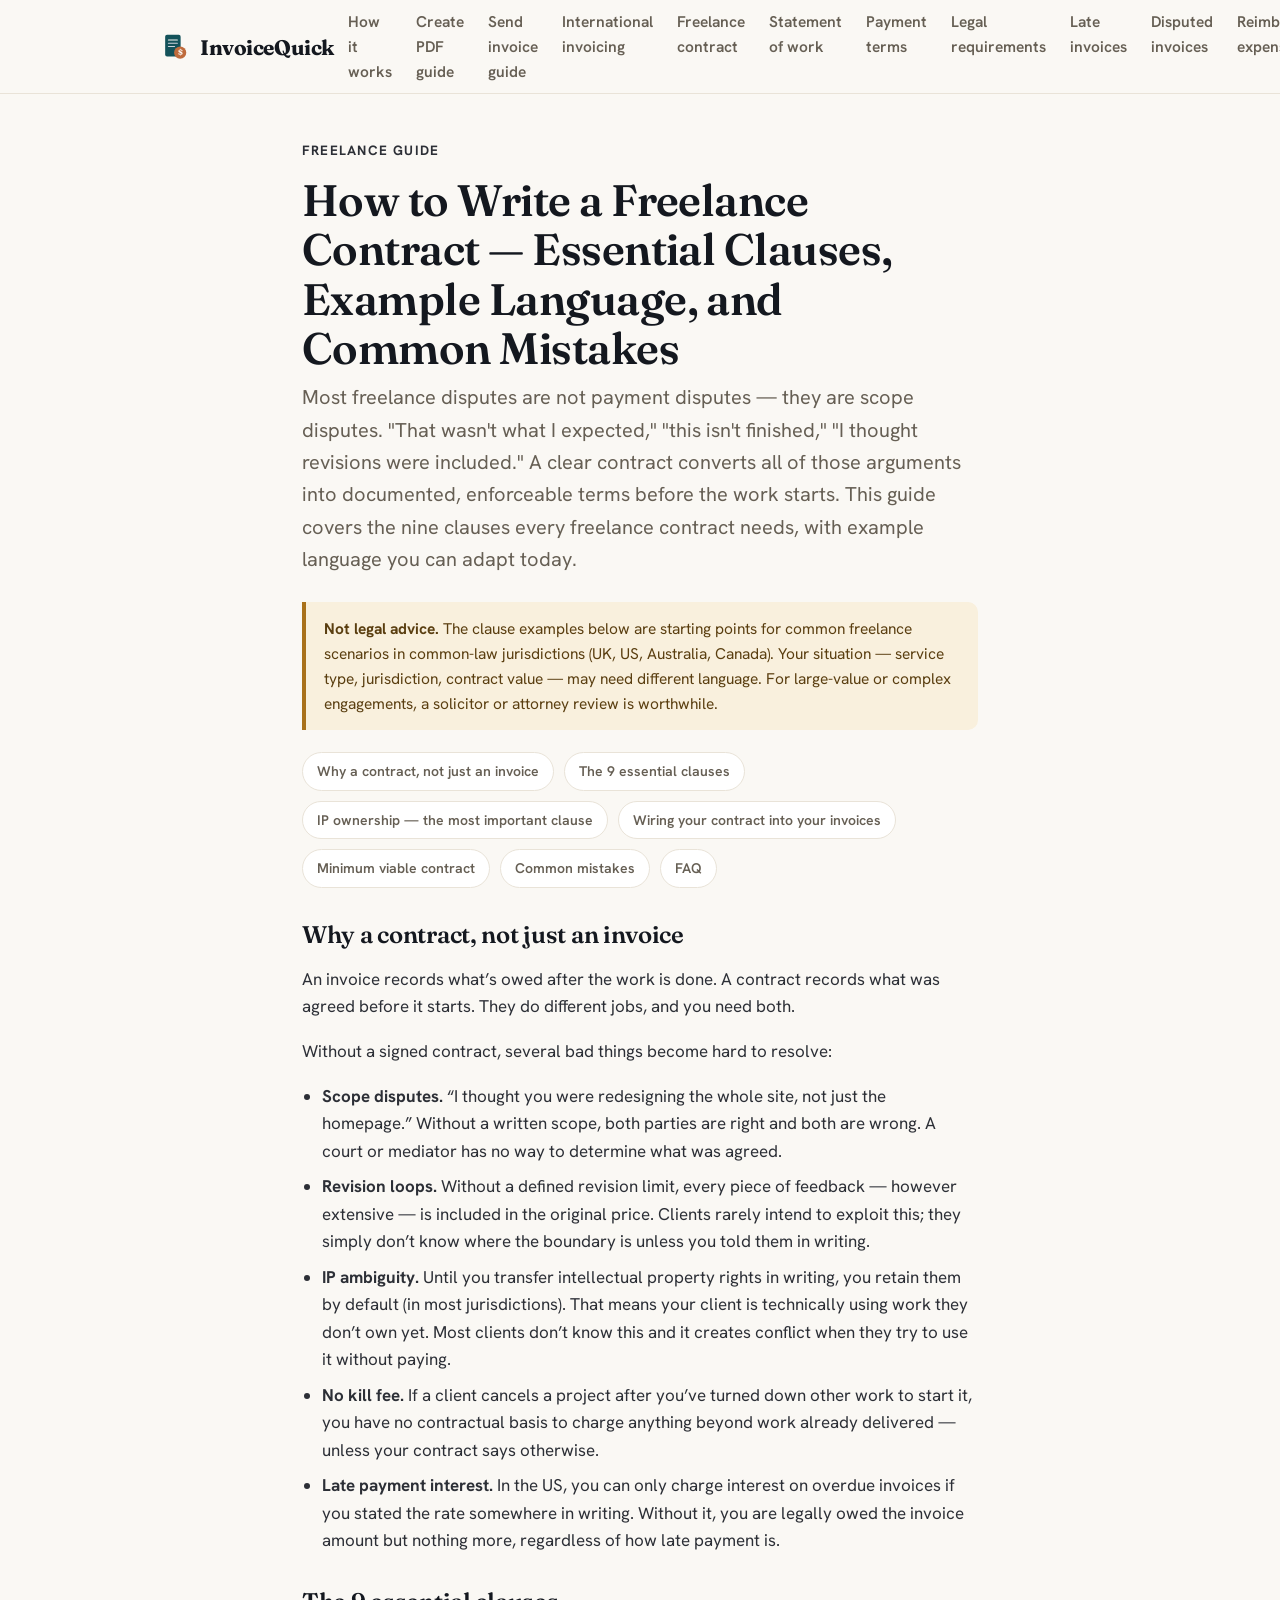
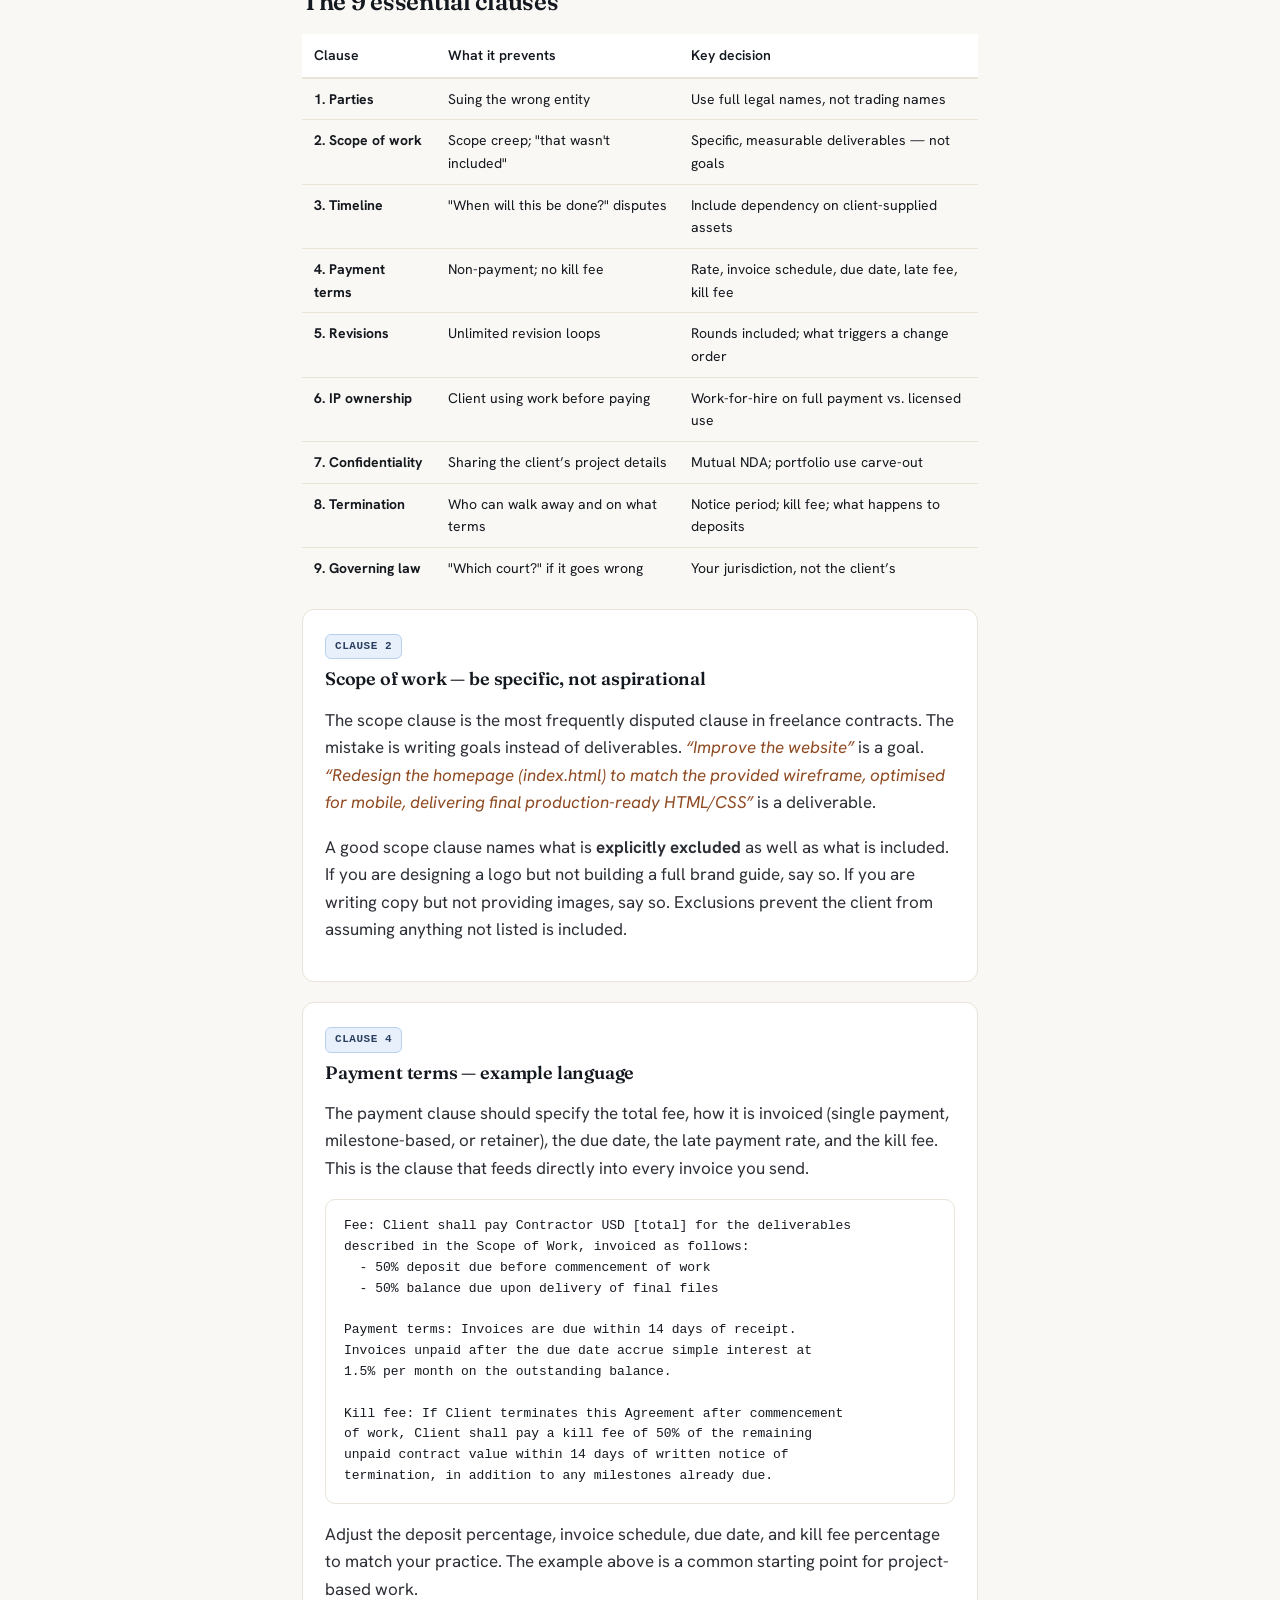
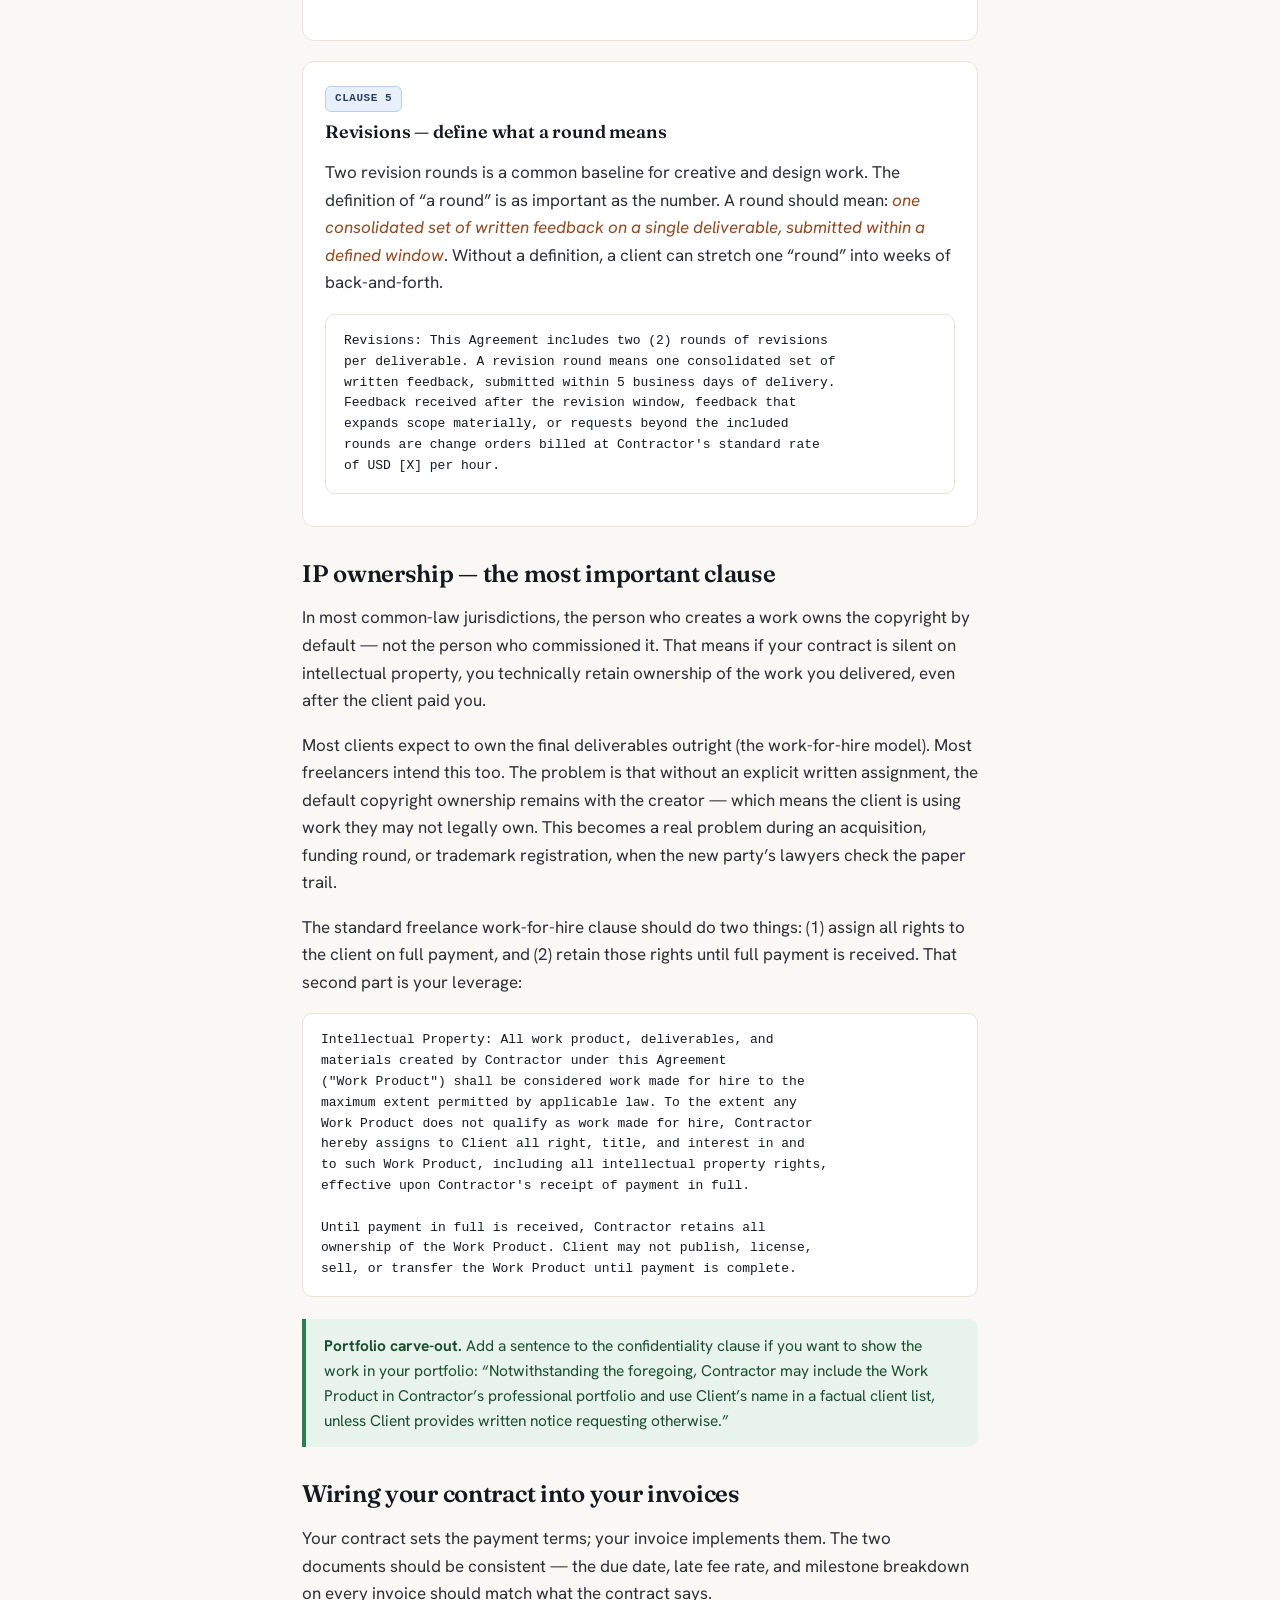
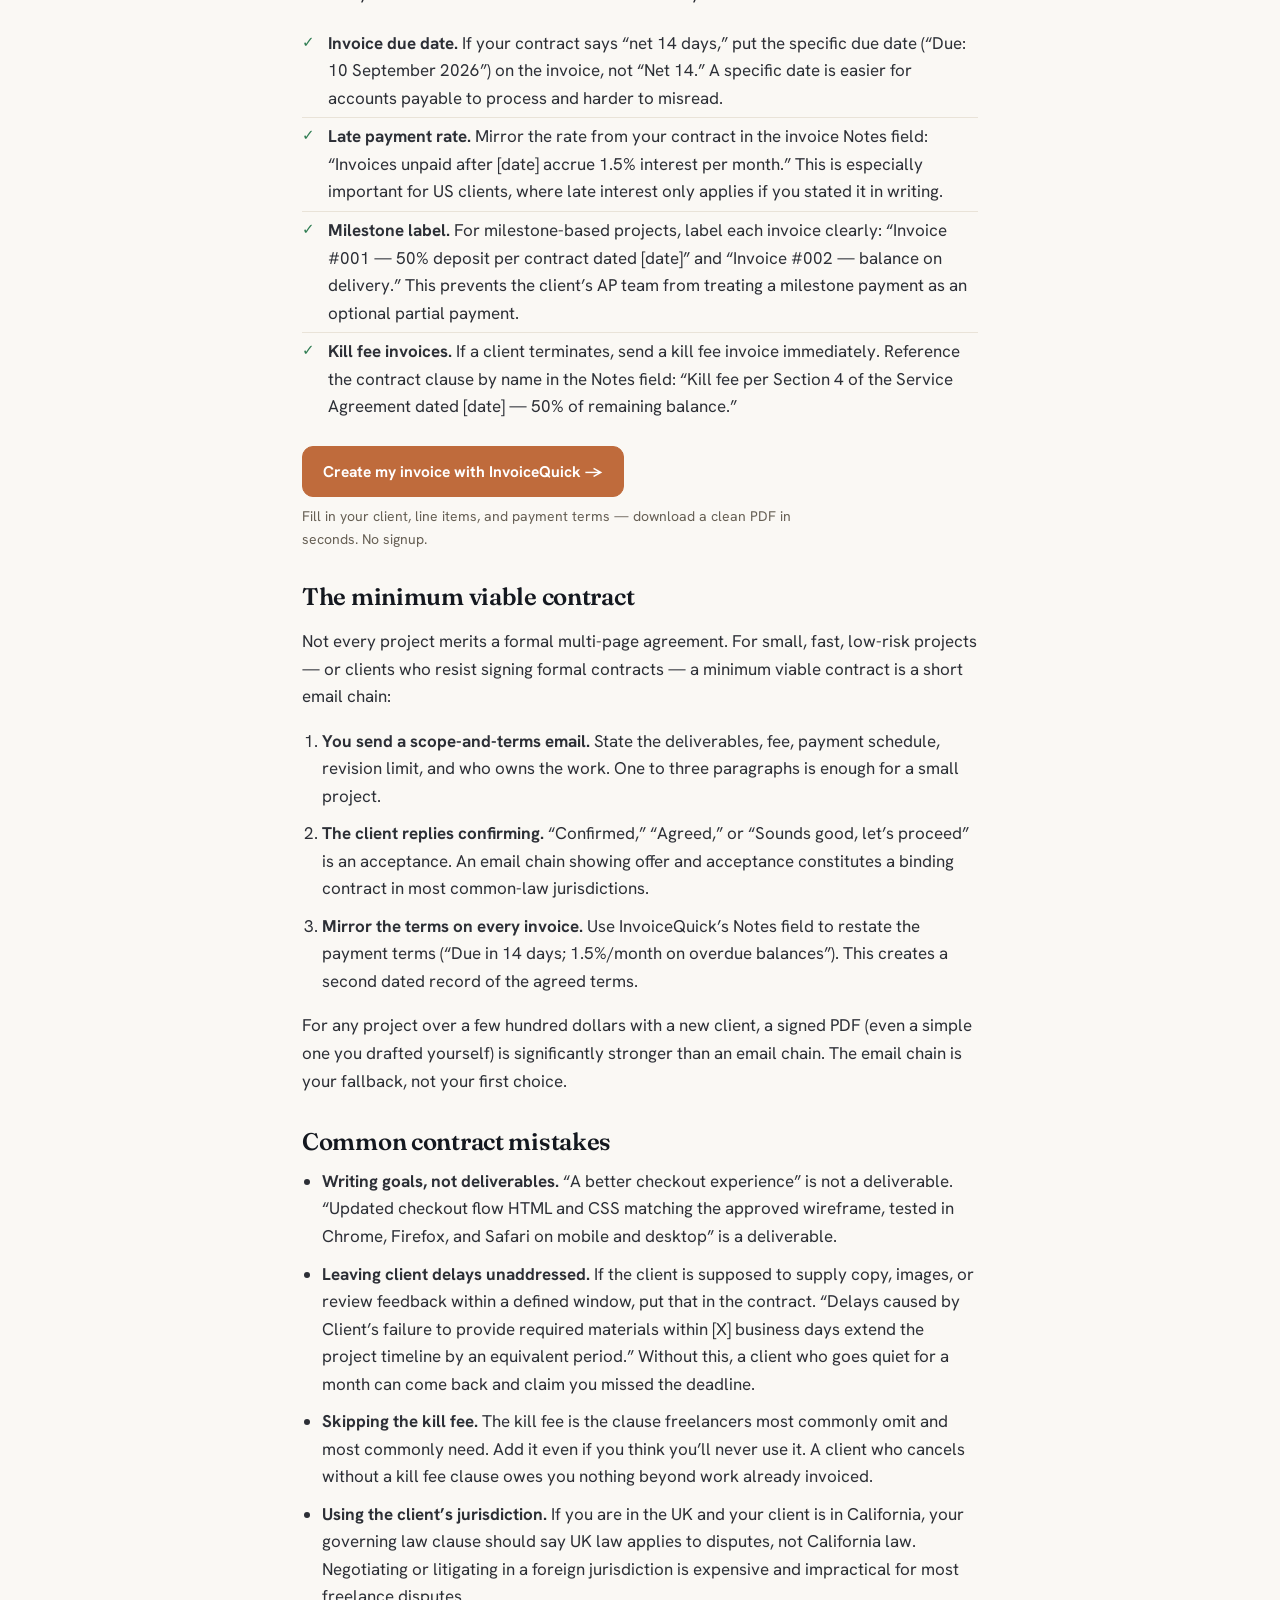
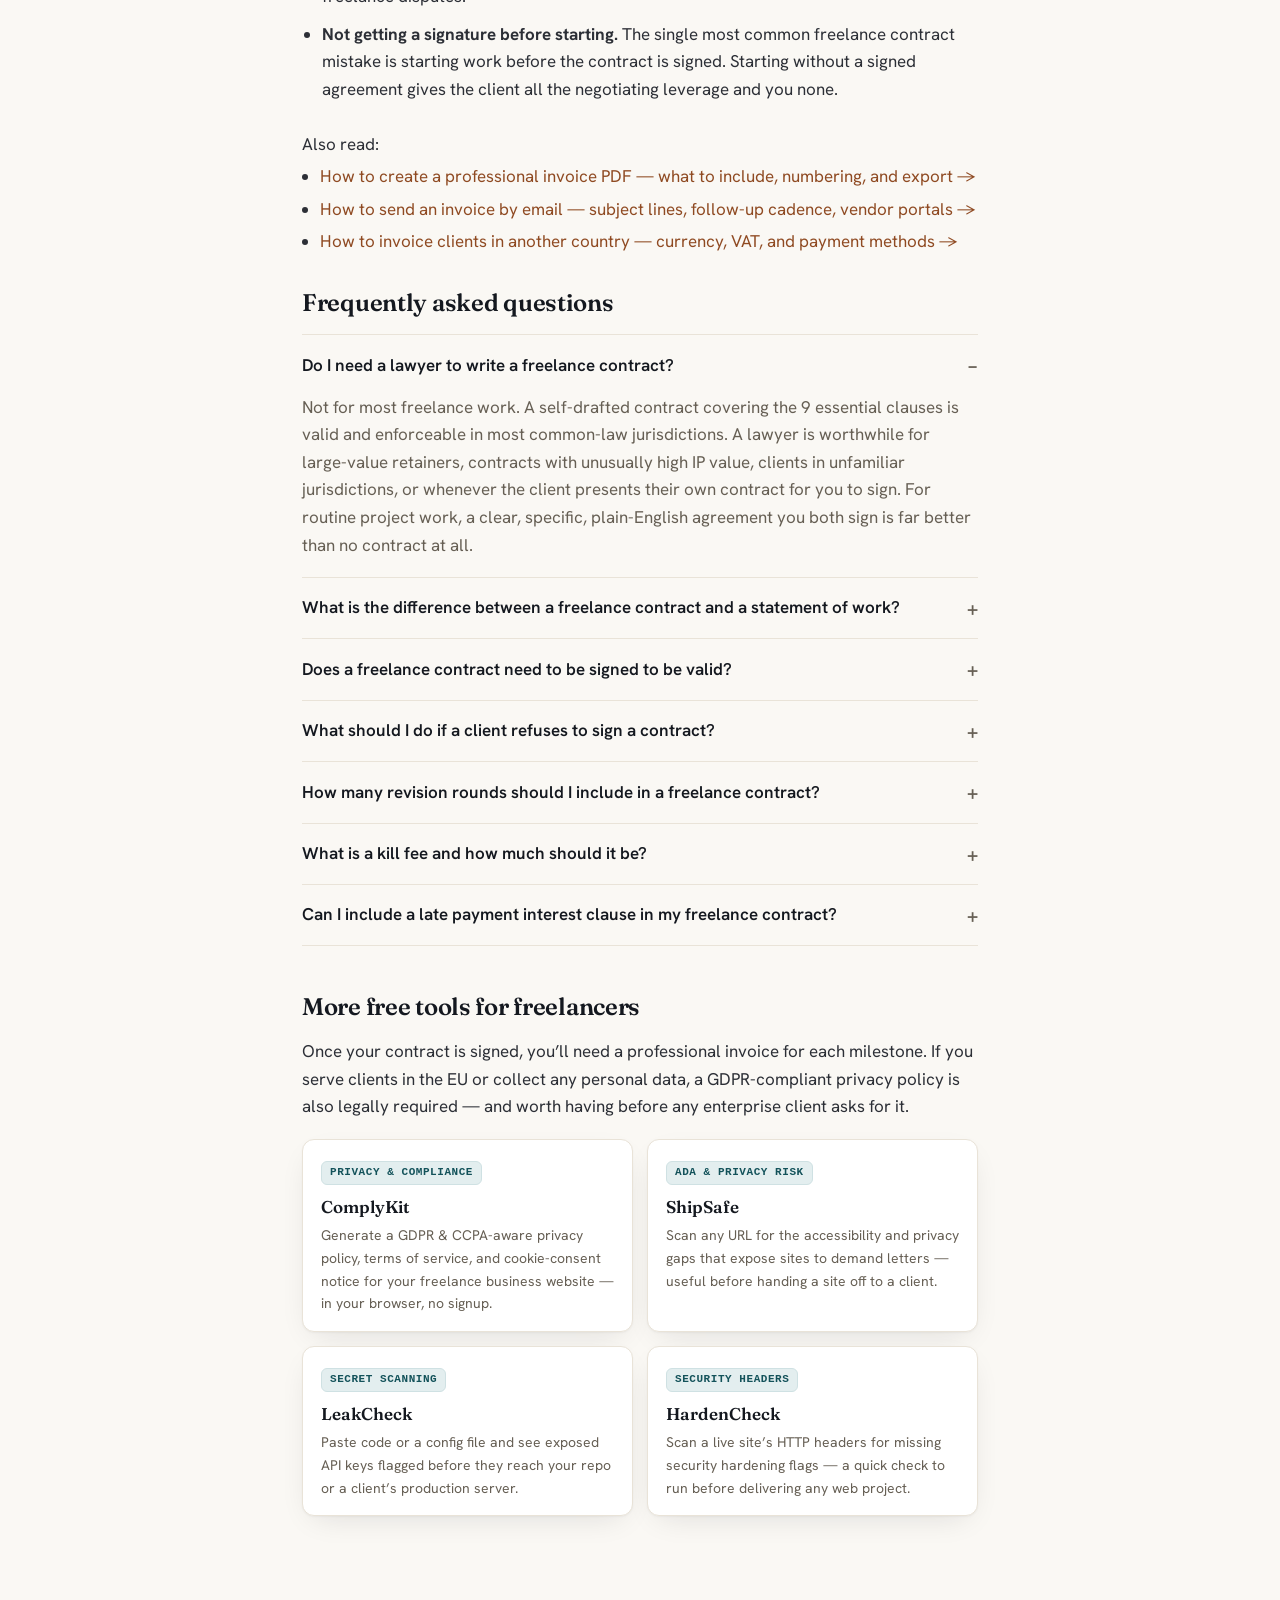
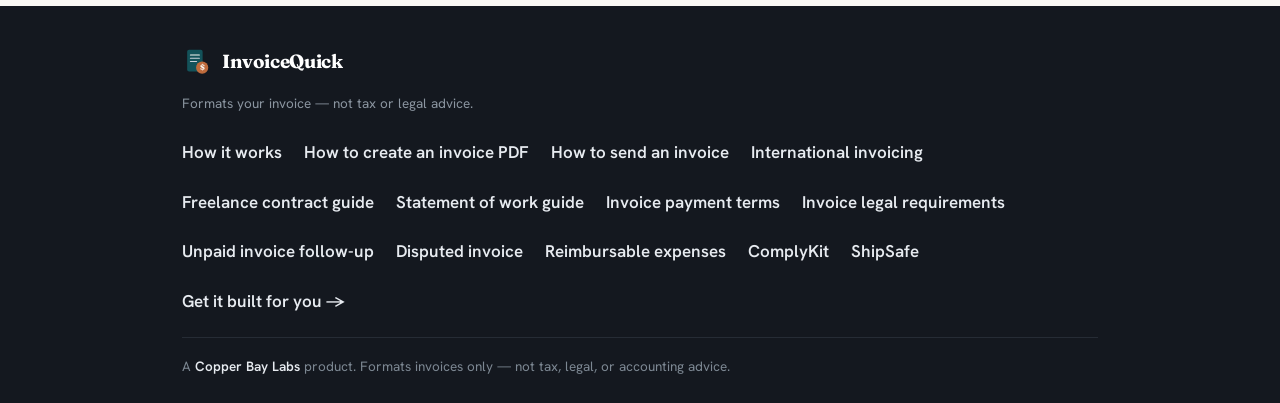
<file: guides/freelance-contract-template.html>
<!doctype html>
<html lang="en">
<head>
<meta charset="utf-8">
<meta name="viewport" content="width=device-width, initial-scale=1">
<title>How to Write a Freelance Contract — Essential Clauses, Example Language, and Common Mistakes</title>
<meta name="description" content="What every freelance contract needs: the 9 clauses that prevent scope creep, protect your IP, and make sure you get paid — with example language you can adapt and use today.">
<link rel="canonical" href="https://labs.copperbaytech.com/invoicequick/guides/freelance-contract-template.html">
<meta property="og:type" content="article">
<meta property="og:site_name" content="InvoiceQuick">
<meta property="og:title" content="How to Write a Freelance Contract — Essential Clauses, Example Language, and Common Mistakes">
<meta property="og:description" content="What every freelance contract needs: the 9 clauses that prevent scope creep, protect your IP, and make sure you get paid — with example language you can adapt and use today.">
<meta property="og:url" content="https://labs.copperbaytech.com/invoicequick/guides/freelance-contract-template.html">
<meta property="og:image" content="https://labs.copperbaytech.com/invoicequick/og-image.png">
<meta property="og:image:width" content="1200">
<meta property="og:image:height" content="630">
<meta name="twitter:card" content="summary_large_image">
<meta name="theme-color" content="#faf8f4">
<link rel="icon" href="../favicon.svg" type="image/svg+xml">
<link rel="apple-touch-icon" href="../apple-touch-icon.png">
<link rel="preconnect" href="https://fonts.googleapis.com">
<link rel="preconnect" href="https://fonts.gstatic.com" crossorigin>
<link href="https://fonts.googleapis.com/css2?family=Fraunces:opsz,wght@9..144,500;9..144,600;9..144,700&family=Hanken+Grotesk:wght@400;500;600;700&display=swap" rel="stylesheet">
<script type="application/ld+json">
{"@context":"https://schema.org","@graph":[{"@type":"Article","headline":"How to Write a Freelance Contract — Essential Clauses, Example Language, and Common Mistakes","description":"What every freelance contract needs: the 9 clauses that prevent scope creep, protect your IP, and make sure you get paid — with example language you can adapt and use today.","url":"https://labs.copperbaytech.com/invoicequick/guides/freelance-contract-template.html","datePublished":"2026-08-27","dateModified":"2026-08-27","publisher":{"@type":"Organization","name":"Copper Bay Labs","url":"https://labs.copperbaytech.com"},"mainEntityOfPage":{"@type":"WebPage","@id":"https://labs.copperbaytech.com/invoicequick/guides/freelance-contract-template.html"}},{"@type":"FAQPage","mainEntity":[{"@type":"Question","name":"Do I need a lawyer to write a freelance contract?","acceptedAnswer":{"@type":"Answer","text":"Not for most freelance work. A self-drafted contract covering the 9 essential clauses — parties, scope, timeline, payment, revisions, IP, confidentiality, termination, and governing law — is a valid and enforceable agreement in most common-law jurisdictions. A lawyer is worthwhile for large-value, long-term retainers, contracts with unusually high IP value, clients in jurisdictions with unfamiliar laws, or whenever the client presents their own contract for you to sign. For routine project work, a clear, specific, plain-English agreement you both sign is far better than no contract at all."}},{"@type":"Question","name":"What is the difference between a freelance contract and a statement of work?","acceptedAnswer":{"@type":"Answer","text":"A freelance contract (also called a service agreement or independent contractor agreement) is the master agreement that sets the legal terms: IP ownership, confidentiality, termination, governing law, and the rules that apply to every project between you and that client. A statement of work (SOW) is the project-specific document that attaches to that master agreement: the specific deliverables, timeline, price, and revision scope for one engagement. For a one-off project, many freelancers combine both into a single document. For ongoing clients, setting up a master contract once and attaching project-specific SOWs is more efficient."}},{"@type":"Question","name":"Does a freelance contract need to be signed to be valid?","acceptedAnswer":{"@type":"Answer","text":"In most common-law jurisdictions (UK, US, Australia, Canada), a contract doesn't technically need a handwritten signature to be enforceable — it needs offer, acceptance, and consideration (something of value exchanged by both parties). An email chain where you propose terms and the client replies 'agreed' can constitute a binding contract. That said, a signed contract is the strongest form of evidence if a dispute reaches a court or small claims process: it removes ambiguity about whether agreement was reached and what terms applied. An e-signature (DocuSign, HelloSign, a simple typed name on a PDF) is as legally valid as a wet signature in most jurisdictions."}},{"@type":"Question","name":"What should I do if a client refuses to sign a contract?","acceptedAnswer":{"@type":"Answer","text":"First, understand why. Large enterprise clients often need to use their own paper (their standard vendor agreement) — that's not a red flag, it's a procurement process. If a client simply doesn't want any written agreement, that is a significant warning sign for non-payment risk. At a minimum: send a detailed email summarising the scope, deliverables, fee, and payment terms, and ask them to reply confirming they agree. That email chain is your fallback contract. Include your payment terms on every invoice and keep copies of all communication. For any project over a few hundred dollars with a new client, walking away from a client who refuses any written agreement is a legitimate business decision."}},{"@type":"Question","name":"How many revision rounds should I include in a freelance contract?","acceptedAnswer":{"@type":"Answer","text":"Two rounds is a common baseline for creative and design work; one round is appropriate for short, well-specified deliverables like a single blog post or a landing page copy. Define what a 'round' means: 'one consolidated set of written feedback per deliverable, submitted within 5 business days of delivery.' This prevents the round being treated as an unlimited back-and-forth. Include a clear change order clause: any feedback that expands scope, changes direction materially, or arrives after the revision window closes is a change order billed at your day or hourly rate. Specifying this in advance removes ambiguity and gives you a professional, non-confrontational basis for saying 'that's a change order.'"}},{"@type":"Question","name":"What is a kill fee and how much should it charge?","acceptedAnswer":{"@type":"Answer","text":"A kill fee is the amount the client pays if they cancel a project after work has commenced. It compensates you for time allocated that you can no longer bill elsewhere. A typical kill fee structure: 25–50% of the remaining contract value if cancelled after kickoff, and 50–100% if cancelled after a major milestone has been delivered and approved. The exact amount depends on how much lead time you need to replace the work and whether you incurred upfront costs (subcontractors, software licences). State the kill fee clearly in the payment clause: 'If Client terminates this Agreement after commencement of work, Client shall pay a kill fee of [X]% of the remaining unpaid contract value within [14] days of termination notice.' Without a kill fee clause, you have no contractual basis to charge anything beyond work already delivered."}},{"@type":"Question","name":"Can I include a late payment interest clause in my freelance contract?","acceptedAnswer":{"@type":"Answer","text":"Yes, and you should. In the UK, late payment interest on commercial debts is governed by the Late Payment of Commercial Debts Act 1998, which entitles you to 8% above the Bank of England base rate even if you don't state it — but stating it in your contract makes enforcement easier. In the US, there is no federal equivalent; any interest you want to charge must be stated explicitly in the contract and/or on the invoice. A standard clause: 'Invoices unpaid after the due date accrue simple interest at 1.5% per month (18% per annum) on the outstanding balance.' Mirroring this rate on your invoices is good practice — it makes the terms impossible for the client to claim they missed.'"}
}]}]}
</script>
<link rel="stylesheet" href="../styles.css?v=1">
<style>
  .doc .lede{font-size:clamp(17px,2.3vw,20px);color:var(--muted)}
  .doc h2{scroll-margin-top:80px}
  .doc h3{font-family:"Fraunces",Georgia,serif;font-weight:600;font-size:19px;margin:22px 0 6px;letter-spacing:-.01em}
  .toc{display:flex;flex-wrap:wrap;gap:10px;margin:22px 0 6px;padding:0;list-style:none}
  .toc a{display:inline-block;background:var(--surface);border:1px solid var(--line);border-radius:999px;padding:7px 14px;font-size:14px;font-weight:600;color:var(--muted)}
  .toc a:hover{border-color:var(--bay);color:var(--ink);text-decoration:none}
  .callout{background:var(--warn-bg);border-left:4px solid var(--warn);border-radius:0 10px 10px 0;padding:14px 18px;margin:22px 0;font-size:15.5px;color:#5a3e10}
  .callout.tip{background:var(--pass-bg);border-left-color:var(--pass);color:#1b4d30}
  .doc code.inline{font-family:ui-monospace,Menlo,Consolas,monospace;font-size:.9em;background:var(--line-2,#f0ebe2);padding:2px 6px;border-radius:5px}
  pre{background:var(--surface);border:1px solid var(--line);border-radius:10px;padding:16px 18px;overflow-x:auto;font-family:ui-monospace,Menlo,Consolas,monospace;font-size:13px;line-height:1.6;margin:12px 0}
  pre code{background:none;padding:0;font-size:inherit}
  .checklist{margin:14px 0;padding-left:0;list-style:none}
  .checklist li{padding:5px 0 5px 26px;position:relative;border-bottom:1px solid var(--line)}
  .checklist li:last-child{border-bottom:none}
  .checklist li::before{content:"✓";position:absolute;left:0;top:5px;color:var(--pass);font-weight:700;font-size:15px}
  .clause-table{width:100%;border-collapse:collapse;margin:18px 0;font-size:14px}
  .clause-table th{text-align:left;padding:10px 12px;background:var(--surface);border-bottom:2px solid var(--line);font-weight:600}
  .clause-table td{padding:9px 12px;border-bottom:1px solid var(--line);vertical-align:top}
  .clause-table tr:last-child td{border-bottom:none}
  .clause-card{border:1px solid var(--line);border-radius:12px;padding:20px 22px;margin:20px 0;background:var(--surface)}
  .clause-card h3{margin:0 0 4px;font-family:"Fraunces",Georgia,serif;font-weight:600;font-size:18px;letter-spacing:-.01em}
  .clause-card .c-num{display:inline-block;font-family:ui-monospace,Menlo,Consolas,monospace;font-size:11px;font-weight:700;letter-spacing:.05em;text-transform:uppercase;border-radius:6px;padding:3px 9px;margin-bottom:10px;color:#2a3f5f;background:#e8f0fb;border:1px solid #b8d0f0}
  .suite{display:grid;grid-template-columns:repeat(auto-fit,minmax(220px,1fr));gap:14px;margin:18px 0 6px}
  .suite a{display:block;background:var(--surface);border:1px solid var(--line);border-radius:12px;padding:16px 18px;box-shadow:var(--shadow);transition:box-shadow .15s,transform .15s,border-color .15s}
  .suite a:hover{text-decoration:none;box-shadow:var(--shadow-lift);transform:translateY(-2px);border-color:var(--line-2)}
  .suite .s-name{font-family:"Fraunces",serif;font-weight:600;font-size:17px;color:var(--ink);display:block;margin:0 0 4px}
  .suite p{color:var(--muted);font-size:14px;margin:0}
  .suite .s-tag{display:inline-block;margin-bottom:8px;font-family:ui-monospace,Menlo,Consolas,monospace;font-size:11px;font-weight:700;letter-spacing:.05em;text-transform:uppercase;color:var(--bay);background:var(--bay-tint,#e3eeef);border:1px solid #cfe1e3;border-radius:6px;padding:2px 8px}
  .faq-section{margin:18px 0}
  .faq-section details{border-bottom:1px solid var(--line);padding:14px 0}
  .faq-section details:first-child{border-top:1px solid var(--line)}
  .faq-section summary{font-weight:600;cursor:pointer;list-style:none;display:flex;justify-content:space-between;align-items:center;gap:12px}
  .faq-section summary::-webkit-details-marker{display:none}
  .faq-section summary::after{content:"+";font-size:20px;color:var(--muted);flex-shrink:0}
  .faq-section details[open] summary::after{content:"\2212"}
  .faq-section details p{margin:12px 0 4px;color:var(--muted)}
</style>
</head>
<body>
<a class="skip" href="#main">Skip to main content</a>

<header class="masthead" role="banner">
  <div class="wrap hdr-bar">
    <a class="brand" href="../" aria-label="InvoiceQuick — go to homepage">
      <svg class="mark" viewBox="0 0 64 64" aria-hidden="true">
        <rect x="11" y="6" width="33" height="46" rx="4" fill="#13525a"/>
        <line x1="18" y1="17" x2="37" y2="17" stroke="#faf8f4" stroke-width="2.4" stroke-linecap="round"/>
        <line x1="18" y1="24" x2="37" y2="24" stroke="#cbd2da" stroke-width="2.4" stroke-linecap="round"/>
        <line x1="18" y1="31" x2="31" y2="31" stroke="#cbd2da" stroke-width="2.4" stroke-linecap="round"/>
        <circle cx="43" cy="44" r="13" fill="#bf6b3c"/>
        <text x="43" y="49.4" font-family="Fraunces,Georgia,serif" font-size="17" font-weight="700" fill="#faf8f4" text-anchor="middle">$</text>
      </svg>
      <span class="wordmark">InvoiceQuick</span>
    </a>
    <nav class="nav" aria-label="Primary navigation">
      <a href="../about.html">How it works</a>
      <a href="create-free-invoice-pdf.html">Create PDF guide</a>
      <a href="send-invoice-email.html">Send invoice guide</a>
      <a href="invoice-clients-international.html">International invoicing</a>
      <a href="freelance-contract-template.html" aria-current="page">Freelance contract</a>
      <a href="statement-of-work-template.html">Statement of work</a>
      <a href="invoice-payment-terms.html">Payment terms</a>
      <a href="invoice-legal-requirements.html">Legal requirements</a>
      <a href="follow-up-unpaid-invoice.html">Late invoices</a>
      <a href="handle-disputed-invoice.html">Disputed invoices</a>
      <a href="invoice-reimbursable-expenses.html">Reimbursable expenses</a>
      <a href="../">Make my invoice</a>
    </nav>
  </div>
</header>

<main id="main">
<article class="doc">
  <div class="wrap narrow">
    <p class="eyebrow" style="text-align:left">Freelance guide</p>
    <h1>How to Write a Freelance Contract — Essential Clauses, Example Language, and Common Mistakes</h1>
    <p class="lede">Most freelance disputes are not payment disputes — they are scope disputes. "That wasn't what I expected," "this isn't finished," "I thought revisions were included." A clear contract converts all of those arguments into documented, enforceable terms before the work starts. This guide covers the nine clauses every freelance contract needs, with example language you can adapt today.</p>

    <div class="callout">
      <strong>Not legal advice.</strong> The clause examples below are starting points for common freelance scenarios in common-law jurisdictions (UK, US, Australia, Canada). Your situation — service type, jurisdiction, contract value — may need different language. For large-value or complex engagements, a solicitor or attorney review is worthwhile.
    </div>

    <ul class="toc" aria-label="On this page">
      <li><a href="#why-contract">Why a contract, not just an invoice</a></li>
      <li><a href="#nine-clauses">The 9 essential clauses</a></li>
      <li><a href="#ip">IP ownership — the most important clause</a></li>
      <li><a href="#payment-link">Wiring your contract into your invoices</a></li>
      <li><a href="#minimum-viable">Minimum viable contract</a></li>
      <li><a href="#mistakes">Common mistakes</a></li>
      <li><a href="#faq">FAQ</a></li>
    </ul>

    <h2 id="why-contract">Why a contract, not just an invoice</h2>
    <p>An invoice records what&rsquo;s owed after the work is done. A contract records what was agreed before it starts. They do different jobs, and you need both.</p>

    <p>Without a signed contract, several bad things become hard to resolve:</p>

    <ul style="margin:10px 0 10px 20px;padding:0">
      <li style="margin-bottom:8px"><strong>Scope disputes.</strong> &ldquo;I thought you were redesigning the whole site, not just the homepage.&rdquo; Without a written scope, both parties are right and both are wrong. A court or mediator has no way to determine what was agreed.</li>
      <li style="margin-bottom:8px"><strong>Revision loops.</strong> Without a defined revision limit, every piece of feedback &mdash; however extensive &mdash; is included in the original price. Clients rarely intend to exploit this; they simply don&rsquo;t know where the boundary is unless you told them in writing.</li>
      <li style="margin-bottom:8px"><strong>IP ambiguity.</strong> Until you transfer intellectual property rights in writing, you retain them by default (in most jurisdictions). That means your client is technically using work they don&rsquo;t own yet. Most clients don&rsquo;t know this and it creates conflict when they try to use it without paying.</li>
      <li style="margin-bottom:8px"><strong>No kill fee.</strong> If a client cancels a project after you&rsquo;ve turned down other work to start it, you have no contractual basis to charge anything beyond work already delivered &mdash; unless your contract says otherwise.</li>
      <li style="margin-bottom:8px"><strong>Late payment interest.</strong> In the US, you can only charge interest on overdue invoices if you stated the rate somewhere in writing. Without it, you are legally owed the invoice amount but nothing more, regardless of how late payment is.</li>
    </ul>

    <h2 id="nine-clauses">The 9 essential clauses</h2>

    <table class="clause-table">
      <thead>
        <tr>
          <th>Clause</th>
          <th>What it prevents</th>
          <th>Key decision</th>
        </tr>
      </thead>
      <tbody>
        <tr>
          <td><strong>1. Parties</strong></td>
          <td>Suing the wrong entity</td>
          <td>Use full legal names, not trading names</td>
        </tr>
        <tr>
          <td><strong>2. Scope of work</strong></td>
          <td>Scope creep; "that wasn't included"</td>
          <td>Specific, measurable deliverables — not goals</td>
        </tr>
        <tr>
          <td><strong>3. Timeline</strong></td>
          <td>"When will this be done?" disputes</td>
          <td>Include dependency on client-supplied assets</td>
        </tr>
        <tr>
          <td><strong>4. Payment terms</strong></td>
          <td>Non-payment; no kill fee</td>
          <td>Rate, invoice schedule, due date, late fee, kill fee</td>
        </tr>
        <tr>
          <td><strong>5. Revisions</strong></td>
          <td>Unlimited revision loops</td>
          <td>Rounds included; what triggers a change order</td>
        </tr>
        <tr>
          <td><strong>6. IP ownership</strong></td>
          <td>Client using work before paying</td>
          <td>Work-for-hire on full payment vs. licensed use</td>
        </tr>
        <tr>
          <td><strong>7. Confidentiality</strong></td>
          <td>Sharing the client&rsquo;s project details</td>
          <td>Mutual NDA; portfolio use carve-out</td>
        </tr>
        <tr>
          <td><strong>8. Termination</strong></td>
          <td>Who can walk away and on what terms</td>
          <td>Notice period; kill fee; what happens to deposits</td>
        </tr>
        <tr>
          <td><strong>9. Governing law</strong></td>
          <td>"Which court?" if it goes wrong</td>
          <td>Your jurisdiction, not the client&rsquo;s</td>
        </tr>
      </tbody>
    </table>

    <div class="clause-card">
      <span class="c-num">Clause 2</span>
      <h3>Scope of work — be specific, not aspirational</h3>
      <p>The scope clause is the most frequently disputed clause in freelance contracts. The mistake is writing goals instead of deliverables. <em>&ldquo;Improve the website&rdquo;</em> is a goal. <em>&ldquo;Redesign the homepage (index.html) to match the provided wireframe, optimised for mobile, delivering final production-ready HTML/CSS&rdquo;</em> is a deliverable.</p>
      <p>A good scope clause names what is <strong>explicitly excluded</strong> as well as what is included. If you are designing a logo but not building a full brand guide, say so. If you are writing copy but not providing images, say so. Exclusions prevent the client from assuming anything not listed is included.</p>
    </div>

    <div class="clause-card">
      <span class="c-num">Clause 4</span>
      <h3>Payment terms — example language</h3>
      <p>The payment clause should specify the total fee, how it is invoiced (single payment, milestone-based, or retainer), the due date, the late payment rate, and the kill fee. This is the clause that feeds directly into every invoice you send.</p>
      <pre><code>Fee: Client shall pay Contractor USD [total] for the deliverables
described in the Scope of Work, invoiced as follows:
  - 50% deposit due before commencement of work
  - 50% balance due upon delivery of final files

Payment terms: Invoices are due within 14 days of receipt.
Invoices unpaid after the due date accrue simple interest at
1.5% per month on the outstanding balance.

Kill fee: If Client terminates this Agreement after commencement
of work, Client shall pay a kill fee of 50% of the remaining
unpaid contract value within 14 days of written notice of
termination, in addition to any milestones already due.</code></pre>
      <p>Adjust the deposit percentage, invoice schedule, due date, and kill fee percentage to match your practice. The example above is a common starting point for project-based work.</p>
    </div>

    <div class="clause-card">
      <span class="c-num">Clause 5</span>
      <h3>Revisions — define what a round means</h3>
      <p>Two revision rounds is a common baseline for creative and design work. The definition of &ldquo;a round&rdquo; is as important as the number. A round should mean: <em>one consolidated set of written feedback on a single deliverable, submitted within a defined window</em>. Without a definition, a client can stretch one &ldquo;round&rdquo; into weeks of back-and-forth.</p>
      <pre><code>Revisions: This Agreement includes two (2) rounds of revisions
per deliverable. A revision round means one consolidated set of
written feedback, submitted within 5 business days of delivery.
Feedback received after the revision window, feedback that
expands scope materially, or requests beyond the included
rounds are change orders billed at Contractor's standard rate
of USD [X] per hour.</code></pre>
    </div>

    <h2 id="ip">IP ownership — the most important clause</h2>
    <p>In most common-law jurisdictions, the person who creates a work owns the copyright by default &mdash; not the person who commissioned it. That means if your contract is silent on intellectual property, you technically retain ownership of the work you delivered, even after the client paid you.</p>

    <p>Most clients expect to own the final deliverables outright (the work-for-hire model). Most freelancers intend this too. The problem is that without an explicit written assignment, the default copyright ownership remains with the creator &mdash; which means the client is using work they may not legally own. This becomes a real problem during an acquisition, funding round, or trademark registration, when the new party&rsquo;s lawyers check the paper trail.</p>

    <p>The standard freelance work-for-hire clause should do two things: (1) assign all rights to the client on full payment, and (2) retain those rights until full payment is received. That second part is your leverage:</p>

    <pre><code>Intellectual Property: All work product, deliverables, and
materials created by Contractor under this Agreement
("Work Product") shall be considered work made for hire to the
maximum extent permitted by applicable law. To the extent any
Work Product does not qualify as work made for hire, Contractor
hereby assigns to Client all right, title, and interest in and
to such Work Product, including all intellectual property rights,
effective upon Contractor's receipt of payment in full.

Until payment in full is received, Contractor retains all
ownership of the Work Product. Client may not publish, license,
sell, or transfer the Work Product until payment is complete.</code></pre>

    <div class="callout tip">
      <strong>Portfolio carve-out.</strong> Add a sentence to the confidentiality clause if you want to show the work in your portfolio: &ldquo;Notwithstanding the foregoing, Contractor may include the Work Product in Contractor&rsquo;s professional portfolio and use Client&rsquo;s name in a factual client list, unless Client provides written notice requesting otherwise.&rdquo;
    </div>

    <h2 id="payment-link">Wiring your contract into your invoices</h2>
    <p>Your contract sets the payment terms; your invoice implements them. The two documents should be consistent — the due date, late fee rate, and milestone breakdown on every invoice should match what the contract says.</p>

    <ul class="checklist">
      <li><strong>Invoice due date.</strong> If your contract says &ldquo;net 14 days,&rdquo; put the specific due date (&ldquo;Due: 10 September 2026&rdquo;) on the invoice, not &ldquo;Net 14.&rdquo; A specific date is easier for accounts payable to process and harder to misread.</li>
      <li><strong>Late payment rate.</strong> Mirror the rate from your contract in the invoice Notes field: &ldquo;Invoices unpaid after [date] accrue 1.5% interest per month.&rdquo; This is especially important for US clients, where late interest only applies if you stated it in writing.</li>
      <li><strong>Milestone label.</strong> For milestone-based projects, label each invoice clearly: &ldquo;Invoice #001 &mdash; 50% deposit per contract dated [date]&rdquo; and &ldquo;Invoice #002 &mdash; balance on delivery.&rdquo; This prevents the client&rsquo;s AP team from treating a milestone payment as an optional partial payment.</li>
      <li><strong>Kill fee invoices.</strong> If a client terminates, send a kill fee invoice immediately. Reference the contract clause by name in the Notes field: &ldquo;Kill fee per Section 4 of the Service Agreement dated [date] &mdash; 50% of remaining balance.&rdquo;</li>
    </ul>

    <p style="margin:20px 0 8px"><a class="btn primary" href="../">Create my invoice with InvoiceQuick &rarr;</a></p>
    <p style="font-size:14px;color:var(--muted);margin:0 0 28px">Fill in your client, line items, and payment terms — download a clean PDF in seconds. No signup.</p>

    <h2 id="minimum-viable">The minimum viable contract</h2>
    <p>Not every project merits a formal multi-page agreement. For small, fast, low-risk projects — or clients who resist signing formal contracts — a minimum viable contract is a short email chain:</p>

    <ol style="margin:10px 0 10px 20px;padding:0">
      <li style="margin-bottom:10px"><strong>You send a scope-and-terms email.</strong> State the deliverables, fee, payment schedule, revision limit, and who owns the work. One to three paragraphs is enough for a small project.</li>
      <li style="margin-bottom:10px"><strong>The client replies confirming.</strong> &ldquo;Confirmed,&rdquo; &ldquo;Agreed,&rdquo; or &ldquo;Sounds good, let&rsquo;s proceed&rdquo; is an acceptance. An email chain showing offer and acceptance constitutes a binding contract in most common-law jurisdictions.</li>
      <li style="margin-bottom:10px"><strong>Mirror the terms on every invoice.</strong> Use InvoiceQuick&rsquo;s Notes field to restate the payment terms (&ldquo;Due in 14 days; 1.5%/month on overdue balances&rdquo;). This creates a second dated record of the agreed terms.</li>
    </ol>

    <p>For any project over a few hundred dollars with a new client, a signed PDF (even a simple one you drafted yourself) is significantly stronger than an email chain. The email chain is your fallback, not your first choice.</p>

    <h2 id="mistakes">Common contract mistakes</h2>

    <ul style="margin:10px 0 10px 20px;padding:0">
      <li style="margin-bottom:10px"><strong>Writing goals, not deliverables.</strong> &ldquo;A better checkout experience&rdquo; is not a deliverable. &ldquo;Updated checkout flow HTML and CSS matching the approved wireframe, tested in Chrome, Firefox, and Safari on mobile and desktop&rdquo; is a deliverable.</li>
      <li style="margin-bottom:10px"><strong>Leaving client delays unaddressed.</strong> If the client is supposed to supply copy, images, or review feedback within a defined window, put that in the contract. &ldquo;Delays caused by Client&rsquo;s failure to provide required materials within [X] business days extend the project timeline by an equivalent period.&rdquo; Without this, a client who goes quiet for a month can come back and claim you missed the deadline.</li>
      <li style="margin-bottom:10px"><strong>Skipping the kill fee.</strong> The kill fee is the clause freelancers most commonly omit and most commonly need. Add it even if you think you&rsquo;ll never use it. A client who cancels without a kill fee clause owes you nothing beyond work already invoiced.</li>
      <li style="margin-bottom:10px"><strong>Using the client&rsquo;s jurisdiction.</strong> If you are in the UK and your client is in California, your governing law clause should say UK law applies to disputes, not California law. Negotiating or litigating in a foreign jurisdiction is expensive and impractical for most freelance disputes.</li>
      <li style="margin-bottom:10px"><strong>Not getting a signature before starting.</strong> The single most common freelance contract mistake is starting work before the contract is signed. Starting without a signed agreement gives the client all the negotiating leverage and you none.</li>
    </ul>

    <p style="margin:28px 0 4px">Also read:</p>
    <ul style="margin:4px 0 28px 18px;padding:0">
      <li style="margin-bottom:5px"><a href="create-free-invoice-pdf.html">How to create a professional invoice PDF &mdash; what to include, numbering, and export &rarr;</a></li>
      <li style="margin-bottom:5px"><a href="send-invoice-email.html">How to send an invoice by email &mdash; subject lines, follow-up cadence, vendor portals &rarr;</a></li>
      <li><a href="invoice-clients-international.html">How to invoice clients in another country &mdash; currency, VAT, and payment methods &rarr;</a></li>
    </ul>

    <h2 id="faq">Frequently asked questions</h2>
    <div class="faq-section">
      <details open>
        <summary>Do I need a lawyer to write a freelance contract?</summary>
        <p>Not for most freelance work. A self-drafted contract covering the 9 essential clauses is valid and enforceable in most common-law jurisdictions. A lawyer is worthwhile for large-value retainers, contracts with unusually high IP value, clients in unfamiliar jurisdictions, or whenever the client presents their own contract for you to sign. For routine project work, a clear, specific, plain-English agreement you both sign is far better than no contract at all.</p>
      </details>
      <details>
        <summary>What is the difference between a freelance contract and a statement of work?</summary>
        <p>A freelance contract (or service agreement) sets the legal terms: IP ownership, confidentiality, termination, and the rules that apply to every engagement. A statement of work (SOW) is the project-specific document: the specific deliverables, timeline, and price for one project. For a one-off project, many freelancers combine both into a single document. For ongoing clients, a master contract signed once &mdash; with project-specific SOWs attached &mdash; is more efficient.</p>
      </details>
      <details>
        <summary>Does a freelance contract need to be signed to be valid?</summary>
        <p>In most common-law jurisdictions, a contract needs offer, acceptance, and consideration &mdash; not necessarily a handwritten signature. An email chain where you propose terms and the client replies &ldquo;agreed&rdquo; can be binding. That said, a signed PDF (or an e-signature via DocuSign or HelloSign) is the strongest form of evidence if a dispute escalates. E-signatures are legally equivalent to wet signatures in the UK (Electronic Communications Act 2000) and in most US states (ESIGN Act).</p>
      </details>
      <details>
        <summary>What should I do if a client refuses to sign a contract?</summary>
        <p>Understand why first. Enterprise clients often require you to sign their own vendor agreement &mdash; that is procurement process, not a red flag. A client who simply refuses any written agreement is a significant non-payment risk. At a minimum, send a detailed email summarising scope, deliverables, fee, and payment terms, and ask them to reply confirming agreement. That email chain is your fallback. For any project over a few hundred dollars with a new client, starting without any written agreement is a risk worth carefully considering.</p>
      </details>
      <details>
        <summary>How many revision rounds should I include in a freelance contract?</summary>
        <p>Two rounds is a common baseline for creative and design work; one round is appropriate for short, well-specified deliverables. Define what a round means: &ldquo;one consolidated set of written feedback per deliverable, submitted within 5 business days of delivery.&rdquo; Include a clear change order clause: additional revisions or feedback that expands scope are billed at your standard rate. Specifying this in advance removes ambiguity and gives you a professional basis for charging for extra work.</p>
      </details>
      <details>
        <summary>What is a kill fee and how much should it be?</summary>
        <p>A kill fee is the amount the client pays if they cancel the project after work has commenced, compensating you for time and opportunity cost. A typical structure: 25&ndash;50% of the remaining contract value for early cancellation; 50&ndash;100% for cancellation after a major milestone has been delivered and approved. State the exact percentage and the payment window (&ldquo;due within 14 days of termination notice&rdquo;) explicitly in the payment clause. Without it, you have no contractual basis to charge anything beyond work already delivered.</p>
      </details>
      <details>
        <summary>Can I include a late payment interest clause in my freelance contract?</summary>
        <p>Yes, and you should. In the UK, the Late Payment of Commercial Debts Act 1998 entitles you to 8% above the Bank of England base rate on commercial debts even without stating it &mdash; but stating it makes enforcement easier. In the US, there is no federal equivalent: any interest on overdue invoices must be stated explicitly in the contract and on the invoice. A common rate: &ldquo;1.5% per month (18% per annum) on the outstanding balance after the due date.&rdquo;</p>
      </details>
    </div>

    <h2 style="margin-top:48px">More free tools for freelancers</h2>
    <p>Once your contract is signed, you&rsquo;ll need a professional invoice for each milestone. If you serve clients in the EU or collect any personal data, a GDPR-compliant privacy policy is also legally required &mdash; and worth having before any enterprise client asks for it.</p>
    <div class="suite">
      <a href="https://labs.copperbaytech.com/complykit/" target="_blank" rel="noopener noreferrer">
        <span class="s-tag">Privacy &amp; compliance</span>
        <span class="s-name">ComplyKit</span>
        <p>Generate a GDPR &amp; CCPA-aware privacy policy, terms of service, and cookie-consent notice for your freelance business website &mdash; in your browser, no signup.</p>
      </a>
      <a href="https://labs.copperbaytech.com/shipsafe/" target="_blank" rel="noopener noreferrer">
        <span class="s-tag">ADA &amp; privacy risk</span>
        <span class="s-name">ShipSafe</span>
        <p>Scan any URL for the accessibility and privacy gaps that expose sites to demand letters &mdash; useful before handing a site off to a client.</p>
      </a>
      <a href="https://labs.copperbaytech.com/leakcheck/" target="_blank" rel="noopener noreferrer">
        <span class="s-tag">Secret scanning</span>
        <span class="s-name">LeakCheck</span>
        <p>Paste code or a config file and see exposed API keys flagged before they reach your repo or a client&rsquo;s production server.</p>
      </a>
      <a href="https://labs.copperbaytech.com/hardencheck/" target="_blank" rel="noopener noreferrer">
        <span class="s-tag">Security headers</span>
        <span class="s-name">HardenCheck</span>
        <p>Scan a live site&rsquo;s HTTP headers for missing security hardening flags &mdash; a quick check to run before delivering any web project.</p>
      </a>
    </div>
  </div>
</article>
</main>

<footer class="footer" role="contentinfo">
  <div class="wrap foot">
    <div>
      <a class="brand small" href="../" aria-label="InvoiceQuick — homepage">
        <svg class="mark" viewBox="0 0 64 64" aria-hidden="true">
          <rect x="11" y="6" width="33" height="46" rx="4" fill="#13525a"/>
          <line x1="18" y1="17" x2="37" y2="17" stroke="#faf8f4" stroke-width="2.4" stroke-linecap="round"/>
          <line x1="18" y1="24" x2="37" y2="24" stroke="#cbd2da" stroke-width="2.4" stroke-linecap="round"/>
          <line x1="18" y1="31" x2="31" y2="31" stroke="#cbd2da" stroke-width="2.4" stroke-linecap="round"/>
          <circle cx="43" cy="44" r="13" fill="#bf6b3c"/>
          <text x="43" y="49.4" font-family="Fraunces,Georgia,serif" font-size="17" font-weight="700" fill="#faf8f4" text-anchor="middle">$</text>
        </svg>
        <span class="wordmark">InvoiceQuick</span>
      </a>
      <p class="fine">Formats your invoice &mdash; not tax or legal advice.</p>
    </div>
    <nav class="foot-nav" aria-label="Footer navigation">
      <a href="../about.html">How it works</a>
      <a href="create-free-invoice-pdf.html">How to create an invoice PDF</a>
      <a href="send-invoice-email.html">How to send an invoice</a>
      <a href="invoice-clients-international.html">International invoicing</a>
      <a href="freelance-contract-template.html" aria-current="page">Freelance contract guide</a>
      <a href="statement-of-work-template.html">Statement of work guide</a>
      <a href="invoice-payment-terms.html">Invoice payment terms</a>
      <a href="invoice-legal-requirements.html">Invoice legal requirements</a>
      <a href="follow-up-unpaid-invoice.html">Unpaid invoice follow-up</a>
      <a href="handle-disputed-invoice.html">Disputed invoice</a>
      <a href="invoice-reimbursable-expenses.html">Reimbursable expenses</a>
      <a href="https://labs.copperbaytech.com/complykit/" target="_blank" rel="noopener noreferrer">ComplyKit</a>
      <a href="https://labs.copperbaytech.com/shipsafe/" target="_blank" rel="noopener noreferrer">ShipSafe</a>
      <a href="https://copperbaytech.com" target="_blank" rel="noopener noreferrer">Get it built for you &rarr;</a>
    </nav>
  </div>
  <div class="wrap">
    <p class="madeby">A <a href="https://copperbaytech.com" target="_blank" rel="noopener noreferrer">Copper Bay Labs</a> product. Formats invoices only &mdash; not tax, legal, or accounting advice.</p>
  </div>
</footer>

</body>
</html>
</file>
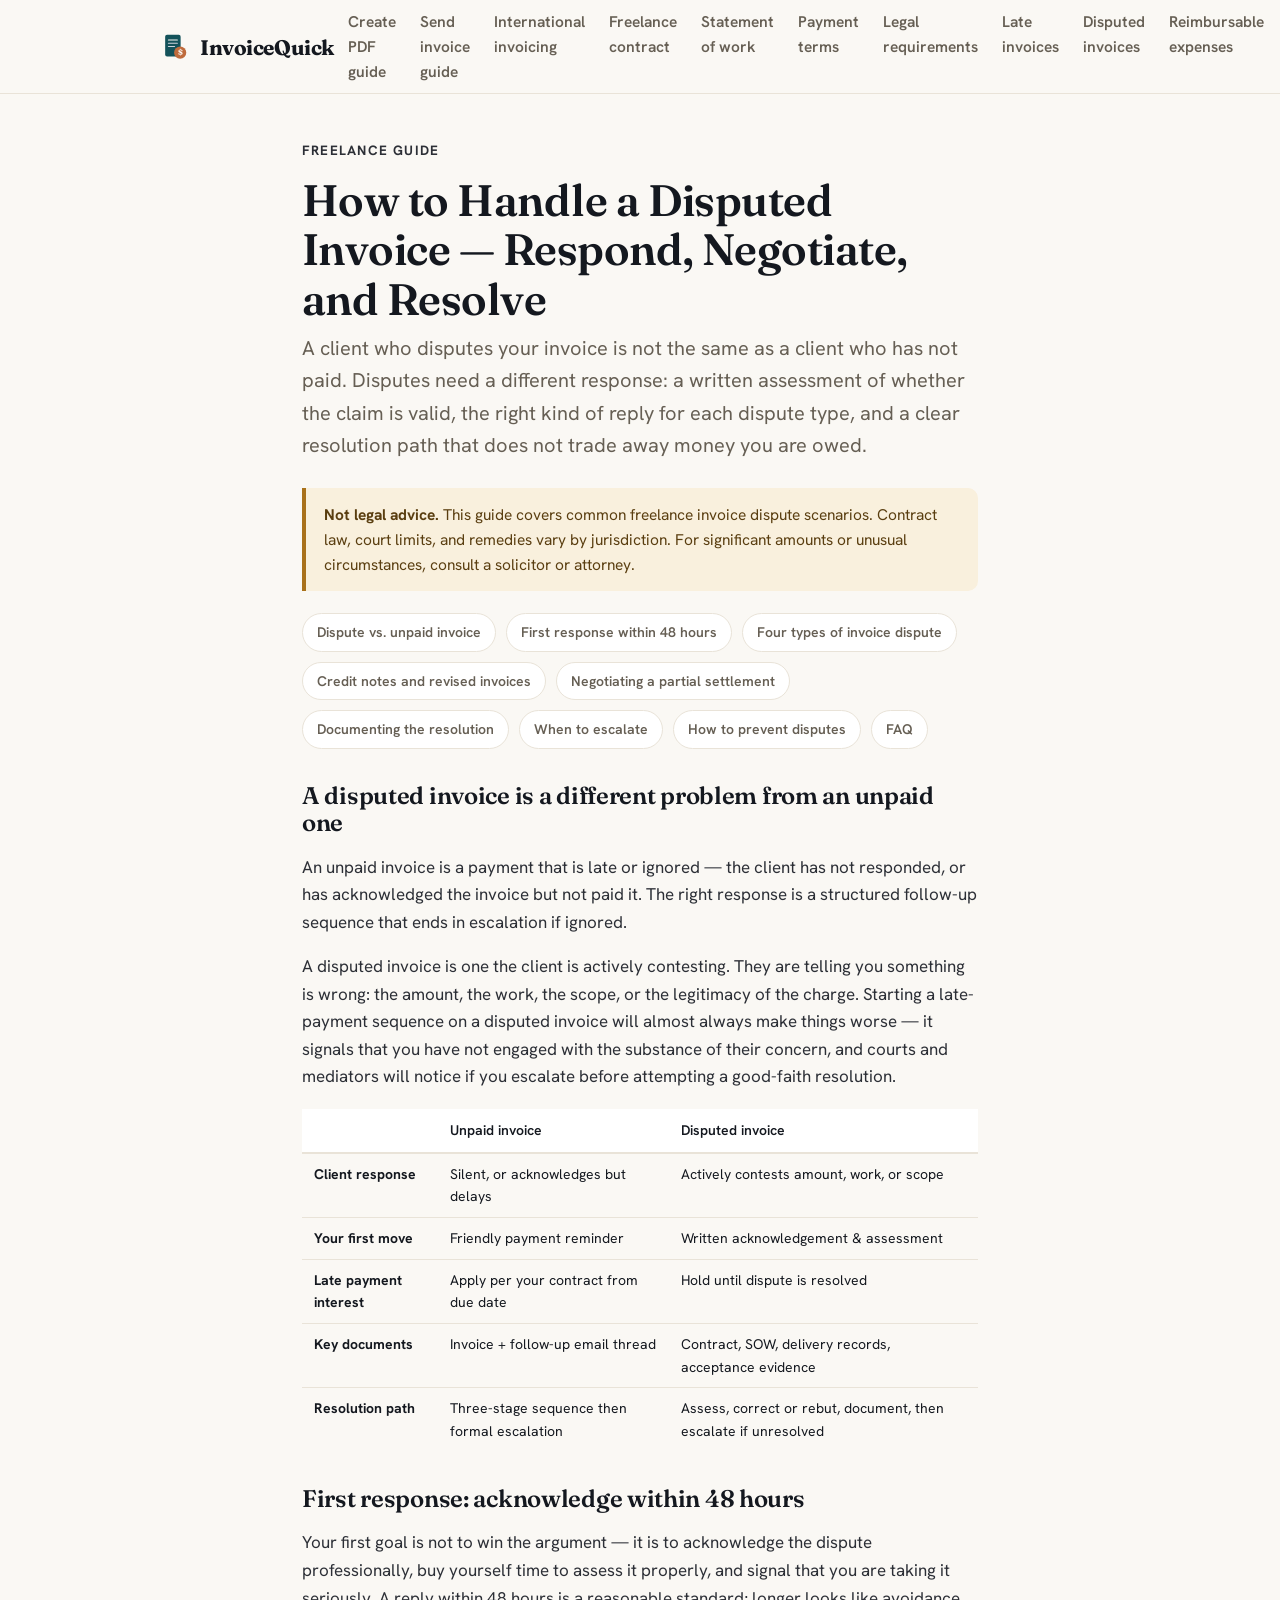
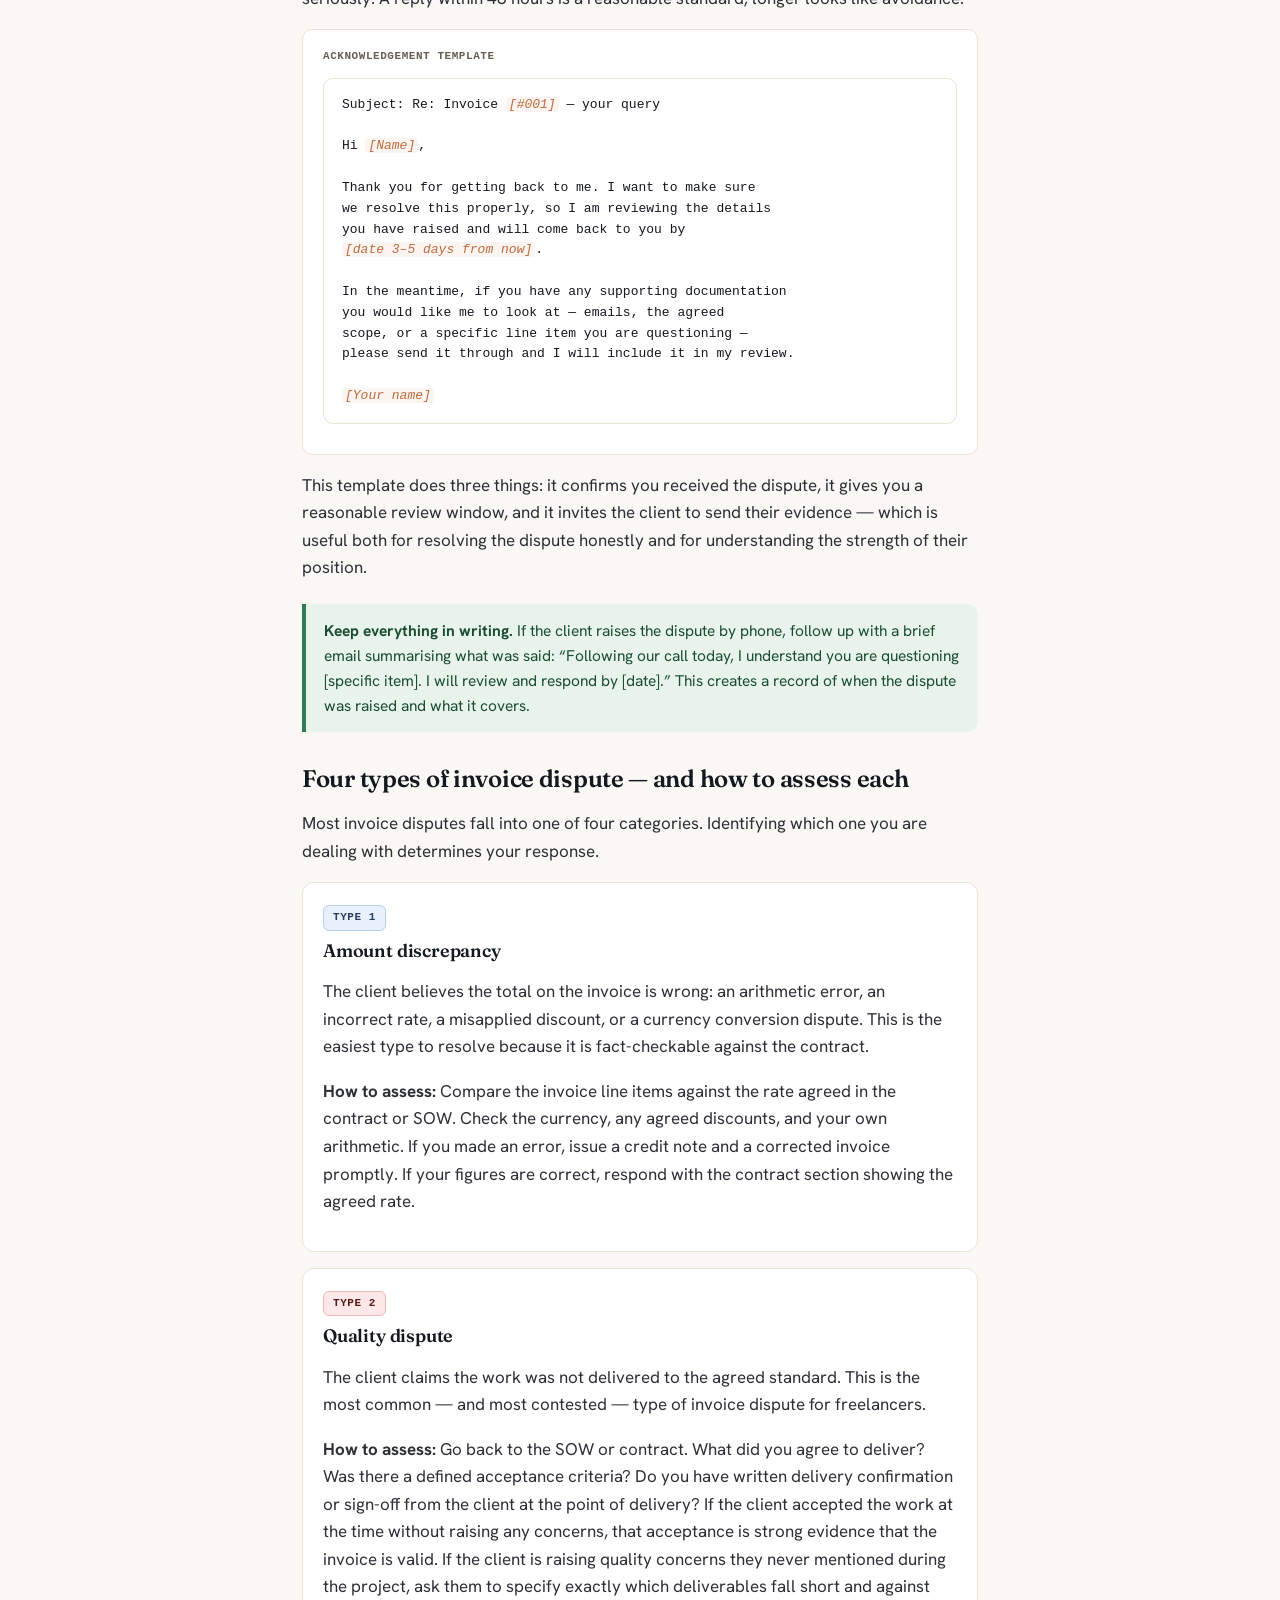
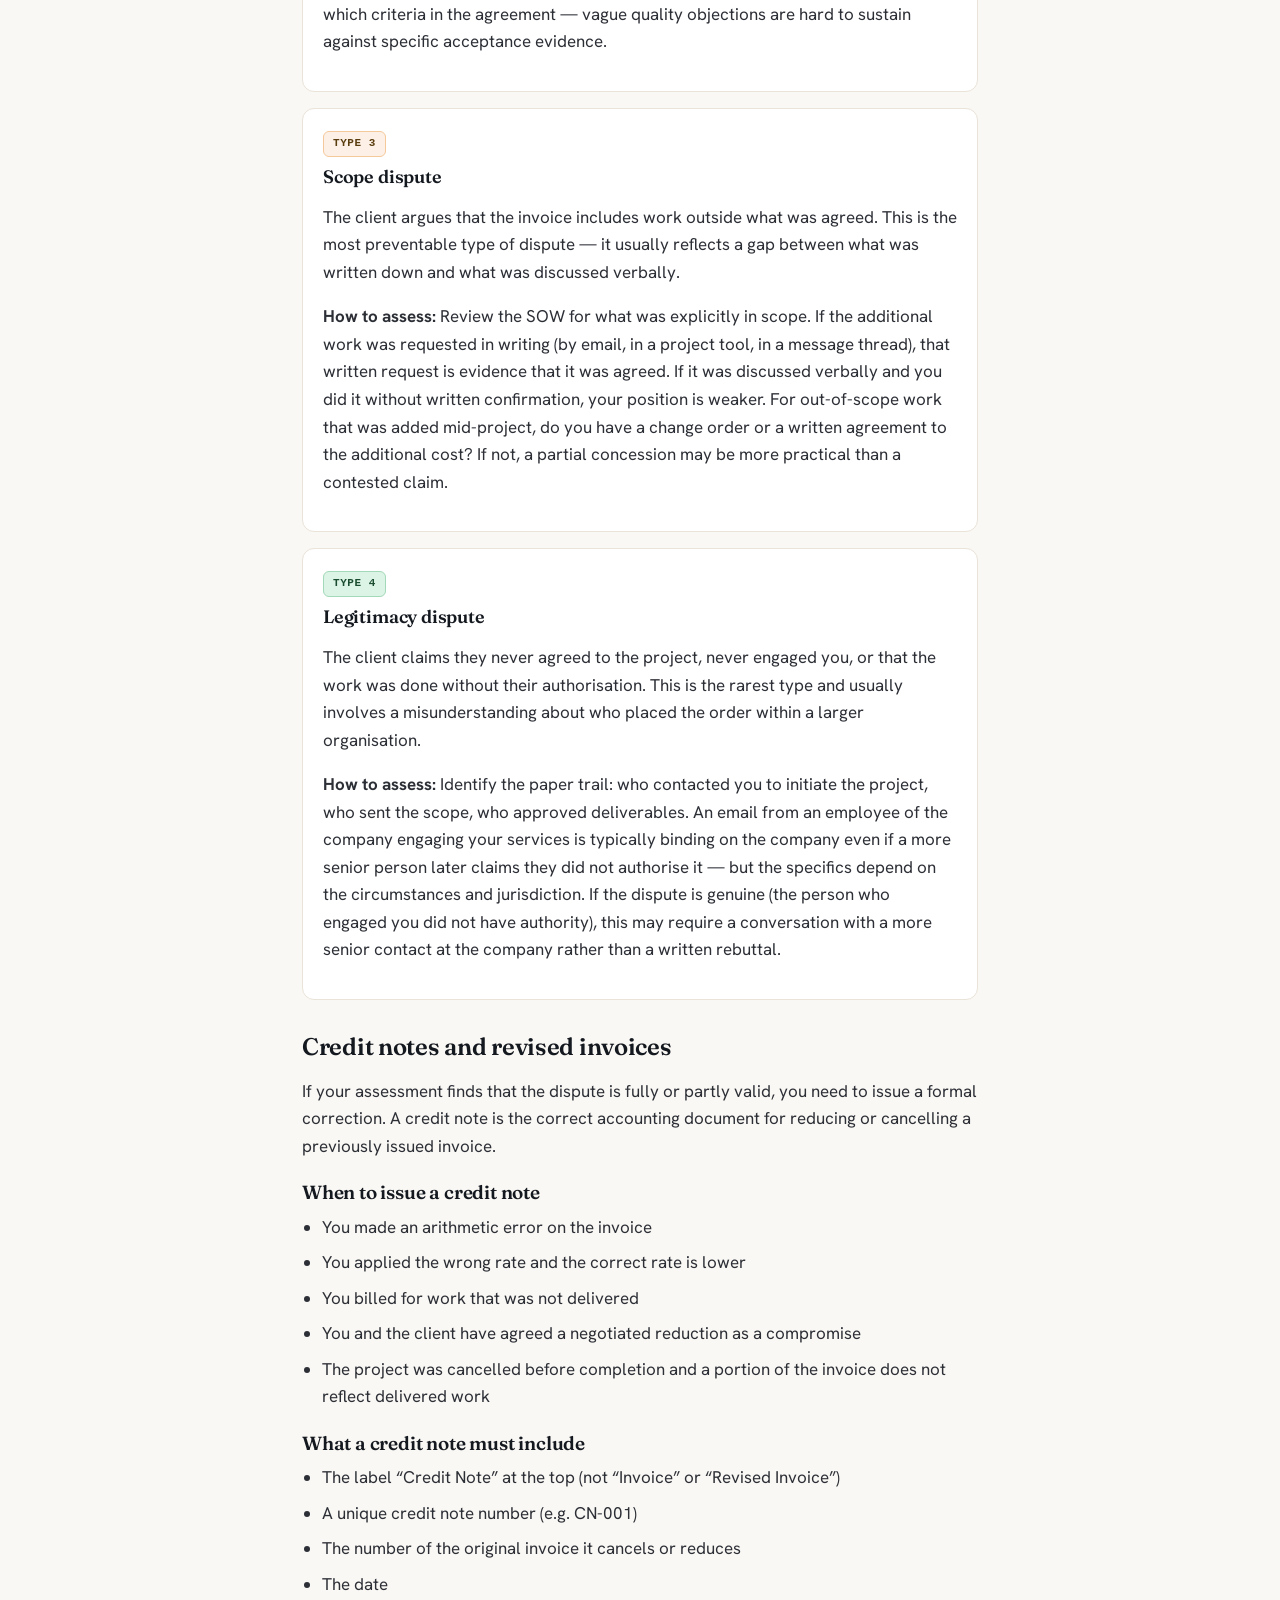
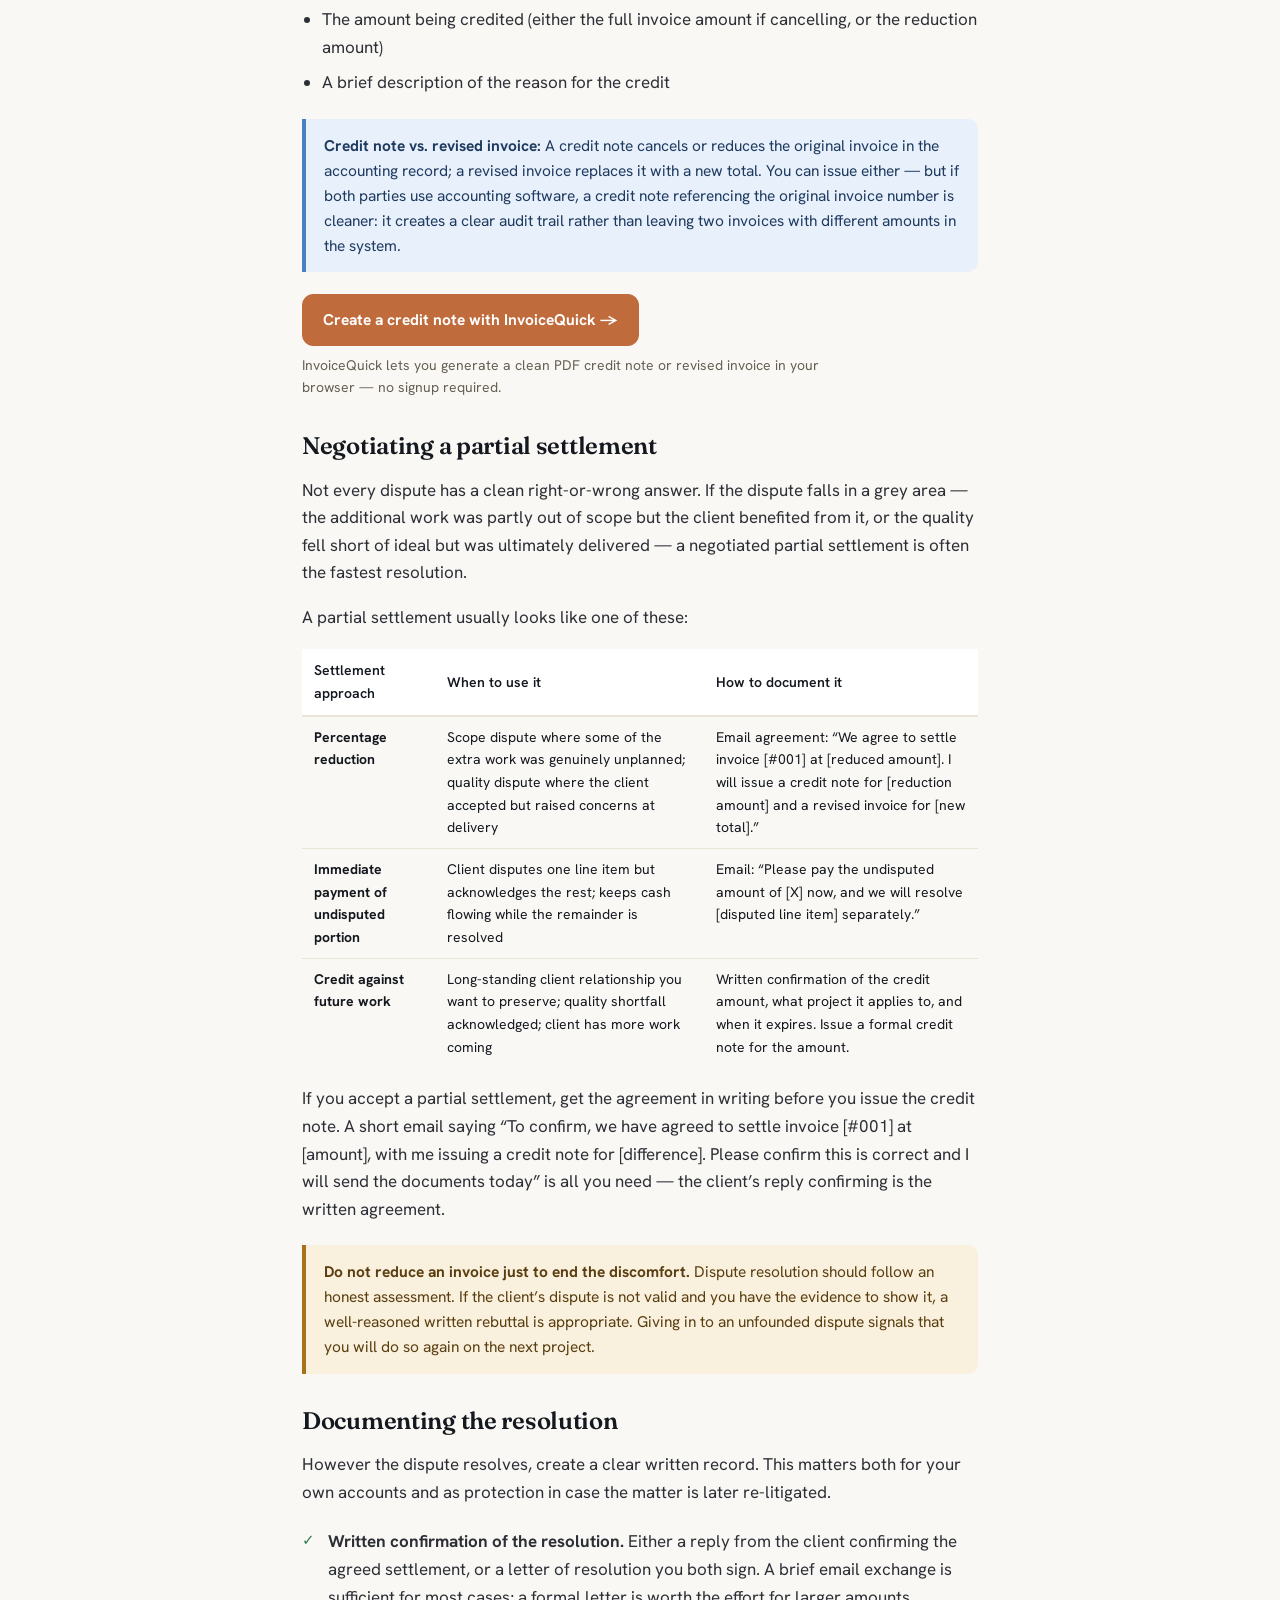
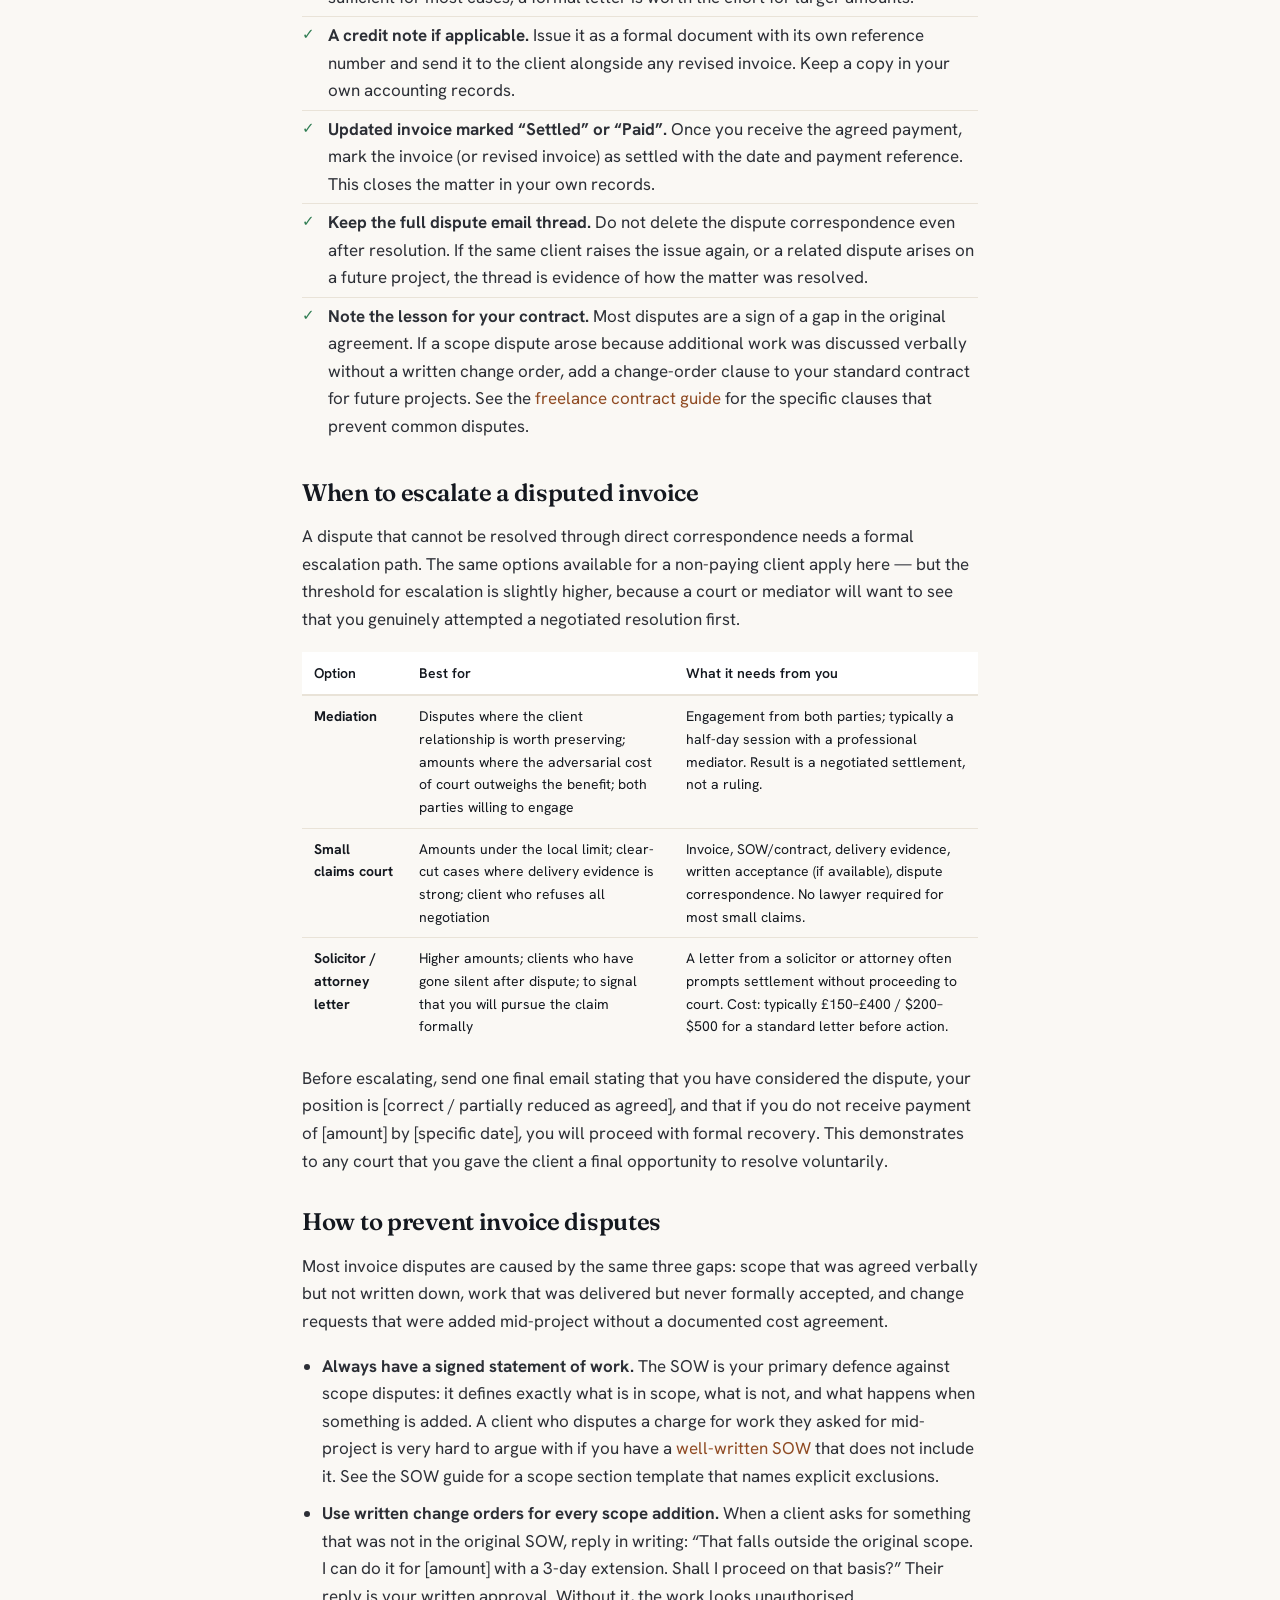
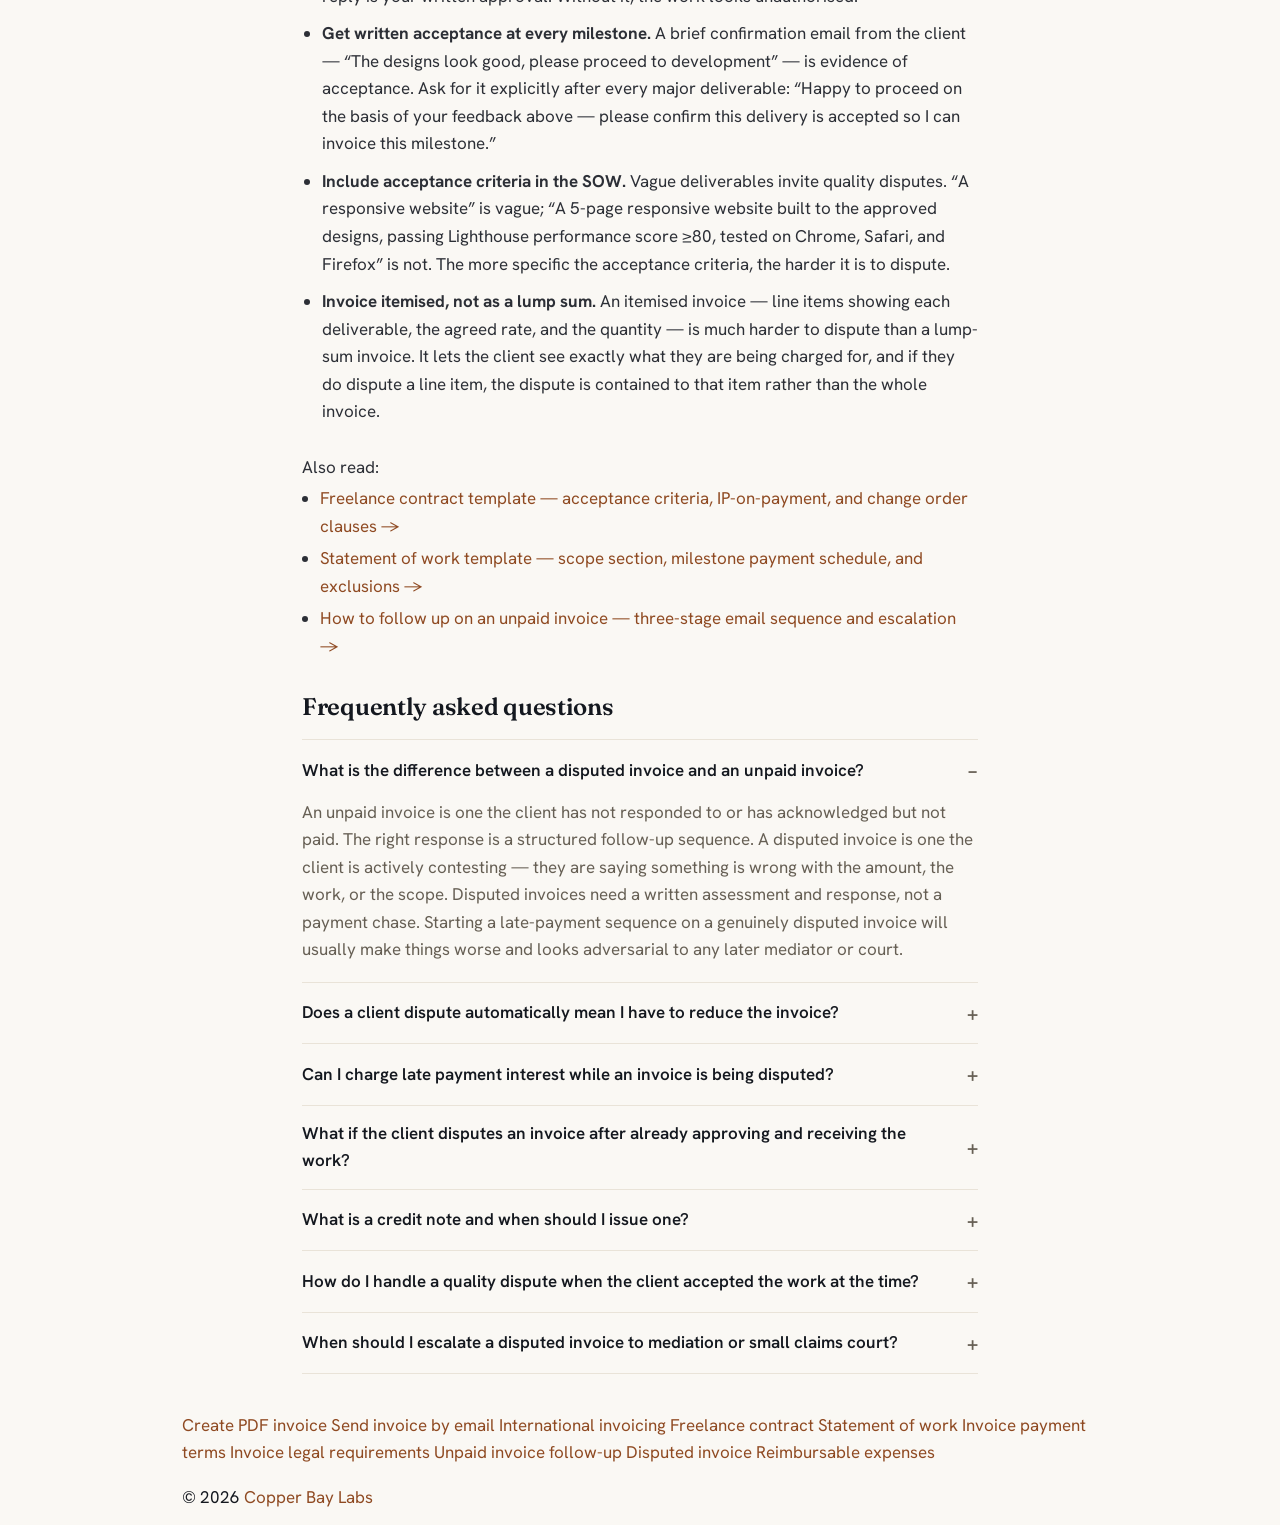
<file: guides/handle-disputed-invoice.html>
<!doctype html>
<html lang="en">
<head>
<meta charset="utf-8">
<meta name="viewport" content="width=device-width, initial-scale=1">
<title>How to Handle a Disputed Invoice — Respond, Negotiate, and Resolve</title>
<meta name="description" content="A client is disputing your invoice. Here's how to respond in writing, assess whether the dispute is valid, negotiate a resolution, and protect yourself if it escalates. For freelancers and small agencies.">
<link rel="canonical" href="https://labs.copperbaytech.com/invoicequick/guides/handle-disputed-invoice.html">
<meta property="og:type" content="article">
<meta property="og:site_name" content="InvoiceQuick">
<meta property="og:title" content="How to Handle a Disputed Invoice — Respond, Negotiate, and Resolve">
<meta property="og:description" content="A client is disputing your invoice. Here's how to respond in writing, assess whether the dispute is valid, negotiate a resolution, and protect yourself if it escalates. For freelancers and small agencies.">
<meta property="og:url" content="https://labs.copperbaytech.com/invoicequick/guides/handle-disputed-invoice.html">
<meta property="og:image" content="https://labs.copperbaytech.com/invoicequick/og-image.png">
<meta property="og:image:width" content="1200">
<meta property="og:image:height" content="630">
<meta name="twitter:card" content="summary_large_image">
<meta name="theme-color" content="#faf8f4">
<link rel="icon" href="../favicon.svg" type="image/svg+xml">
<link rel="apple-touch-icon" href="../apple-touch-icon.png">
<link rel="preconnect" href="https://fonts.googleapis.com">
<link rel="preconnect" href="https://fonts.gstatic.com" crossorigin>
<link href="https://fonts.googleapis.com/css2?family=Fraunces:opsz,wght@9..144,500;9..144,600;9..144,700&family=Hanken+Grotesk:wght@400;500;600;700&display=swap" rel="stylesheet">
<script type="application/ld+json">
{"@context":"https://schema.org","@graph":[{"@type":"Article","headline":"How to Handle a Disputed Invoice — Respond, Negotiate, and Resolve","description":"A client is disputing your invoice. Here's how to respond in writing, assess whether the dispute is valid, negotiate a resolution, and protect yourself if it escalates. For freelancers and small agencies.","url":"https://labs.copperbaytech.com/invoicequick/guides/handle-disputed-invoice.html","datePublished":"2026-09-29","dateModified":"2026-09-29","publisher":{"@type":"Organization","name":"Copper Bay Labs","url":"https://labs.copperbaytech.com"},"mainEntityOfPage":{"@type":"WebPage","@id":"https://labs.copperbaytech.com/invoicequick/guides/handle-disputed-invoice.html"}},{"@type":"FAQPage","mainEntity":[{"@type":"Question","name":"What is the difference between a disputed invoice and an unpaid invoice?","acceptedAnswer":{"@type":"Answer","text":"An unpaid invoice is one the client has not responded to or has acknowledged but not paid — the problem is a missing payment. A disputed invoice is one the client is actively contesting — they are saying the amount, the work, or the charge itself is wrong. The response is different: an unpaid invoice needs a payment chase sequence; a disputed invoice needs a written assessment of whether the dispute is valid, followed by either a correction or a rebuttal. Starting a late-payment sequence on a genuinely disputed invoice will usually make things worse."}},{"@type":"Question","name":"Does a client dispute automatically mean I have to refund or reduce the invoice?","acceptedAnswer":{"@type":"Answer","text":"No. A dispute is a claim, not a ruling. You assess it against your contract, your scope of work, any written approval the client gave, and your delivery record. If the client's position is factually wrong — they approved the scope, received the deliverable, and are now raising issues they did not raise at acceptance — you can and should respond with evidence. If the dispute has merit, issuing a corrected invoice or credit note is faster and cheaper than going to court. The goal is an honest assessment, not automatic capitulation."}},{"@type":"Question","name":"Can I charge late payment interest while an invoice is being disputed?","acceptedAnswer":{"@type":"Answer","text":"In practice, no — adding a late payment charge during an active good-faith dispute would undermine your credibility if the matter escalates to a court or mediator. Courts and adjudicators expect both parties to negotiate in good faith; adding fees to a disputed balance reads as bad faith. Once the dispute is resolved — either with a revised invoice or a confirmed agreement that the original was correct — you can resume applying your late payment terms to the outstanding balance from that point forward."}},{"@type":"Question","name":"What should I do if the client disputes the invoice after already approving and receiving the work?","acceptedAnswer":{"@type":"Answer","text":"Document the acceptance evidence: written sign-off emails, a completion form, a signed delivery receipt, or even a message where the client confirmed receipt without raising issues. Respond to the dispute in writing, reference the specific approval ('You confirmed receipt and approval on [date] — I have attached that email below') and state that the invoice reflects the agreed scope. If the client accepted the work without raising any concerns at the time, that is strong evidence that the invoice is valid. Send a short, professional response with the evidence attached. Most post-acceptance disputes are resolved when the client is reminded that they already signed off."}},{"@type":"Question","name":"What is a credit note and when should I issue one?","acceptedAnswer":{"@type":"Answer","text":"A credit note is a formal document that cancels or partially reduces a previously issued invoice. If you overcharged, billed for work not delivered, or agree to a negotiated reduction, you issue a credit note to cancel the original invoice and replace it with a corrected one showing the revised amount. The credit note references the original invoice number, states the reason for the adjustment, and shows the new amount owed. For accounting purposes, the credit note is what tells your (and the client's) bookkeeping system that the original charge has been revised — simply sending a revised invoice without a credit note can create reconciliation problems for both parties."}},{"@type":"Question","name":"How do I handle a dispute where the client claims the work was low quality?","acceptedAnswer":{"@type":"Answer","text":"Go back to the contract and scope of work. What did you agree to deliver? If you have written acceptance from the client at the point of delivery, that evidence is critical. If you do not have written acceptance, was there a defined acceptance criteria in the SOW? If the work met the agreed specification and the client accepted it at the time, the dispute is weak. If the work genuinely fell short of the agreed standard, a partial credit may be appropriate. The key documents are: the SOW or contract (what was agreed), delivery evidence (what was sent and when), and acceptance evidence (any written confirmation from the client that the work was received and approved). If all three are in order, your position is strong."}},{"@type":"Question","name":"At what point should I escalate a disputed invoice to mediation or court?","acceptedAnswer":{"@type":"Answer","text":"Escalate when: (1) you have responded to the dispute in writing with evidence and the client is not engaging, or continues to dispute without providing specific reasons; (2) a negotiated resolution has broken down; (3) the amount is significant enough to justify the time and cost. Mediation is worth considering first for long-standing client relationships where you want to preserve the working relationship: a mediator helps both parties reach a negotiated settlement without the adversarial framing of a court claim. Small claims court is more efficient for clear-cut cases — undisputed delivery, written acceptance, and a client who is simply refusing to pay the agreed amount. For disputes over £10,000 (UK) or $10,000 (US), consult a solicitor or attorney before filing."}}]}]}
</script>
<link rel="stylesheet" href="../styles.css?v=1">
<style>
  .doc .lede{font-size:clamp(17px,2.3vw,20px);color:var(--muted)}
  .doc h2{scroll-margin-top:80px}
  .doc h3{font-family:"Fraunces",Georgia,serif;font-weight:600;font-size:19px;margin:22px 0 6px;letter-spacing:-.01em}
  .toc{display:flex;flex-wrap:wrap;gap:10px;margin:22px 0 6px;padding:0;list-style:none}
  .toc a{display:inline-block;background:var(--surface);border:1px solid var(--line);border-radius:999px;padding:7px 14px;font-size:14px;font-weight:600;color:var(--muted)}
  .toc a:hover{border-color:var(--bay);color:var(--ink);text-decoration:none}
  .callout{background:var(--warn-bg);border-left:4px solid var(--warn);border-radius:0 10px 10px 0;padding:14px 18px;margin:22px 0;font-size:15.5px;color:#5a3e10}
  .callout.tip{background:var(--pass-bg);border-left-color:var(--pass);color:#1b4d30}
  .callout.info{background:#e8f0fb;border-left-color:#4a7fc1;color:#1e3a5f}
  .type-card{border:1px solid var(--line);border-radius:12px;padding:18px 20px;margin:16px 0;background:var(--surface)}
  .type-card h3{margin:0 0 4px;font-family:"Fraunces",Georgia,serif;font-weight:600;font-size:18px;letter-spacing:-.01em}
  .type-card .t-badge{display:inline-block;font-family:ui-monospace,Menlo,Consolas,monospace;font-size:11px;font-weight:700;letter-spacing:.05em;text-transform:uppercase;border-radius:6px;padding:3px 9px;margin-bottom:10px}
  .t-badge.valid{color:#1b4d30;background:#dcf4e6;border:1px solid #a3d9b8}
  .t-badge.partial{color:#5a3e10;background:#fdf0e6;border:1px solid #f5c99a}
  .t-badge.invalid{color:#5a1a1a;background:#fce8e8;border:1px solid #f0b8b8}
  .t-badge.unclear{color:#2a3f5f;background:#e8f0fb;border:1px solid #b8d0f0}
  pre{background:var(--surface);border:1px solid var(--line);border-radius:10px;padding:16px 18px;overflow-x:auto;font-family:ui-monospace,Menlo,Consolas,monospace;font-size:13px;line-height:1.6;margin:12px 0}
  pre code{background:none;padding:0;font-size:inherit}
  .fill{font-style:italic;color:var(--copper);background:rgba(191,107,60,.07);border-radius:3px;padding:0 3px}
  .disp-table{width:100%;border-collapse:collapse;margin:18px 0;font-size:14px}
  .disp-table th{text-align:left;padding:10px 12px;background:var(--surface);border-bottom:2px solid var(--line);font-weight:600}
  .disp-table td{padding:9px 12px;border-bottom:1px solid var(--line);vertical-align:top}
  .disp-table tr:last-child td{border-bottom:none}
  .checklist{margin:14px 0;padding-left:0;list-style:none}
  .checklist li{padding:5px 0 5px 26px;position:relative;border-bottom:1px solid var(--line)}
  .checklist li:last-child{border-bottom:none}
  .checklist li::before{content:"\2713";position:absolute;left:0;top:5px;color:var(--pass);font-weight:700;font-size:15px}
  .suite{display:grid;grid-template-columns:repeat(auto-fit,minmax(220px,1fr));gap:14px;margin:18px 0 6px}
  .suite a{display:block;background:var(--surface);border:1px solid var(--line);border-radius:12px;padding:16px 18px;box-shadow:var(--shadow);transition:box-shadow .15s,transform .15s,border-color .15s}
  .suite a:hover{text-decoration:none;box-shadow:var(--shadow-lift);transform:translateY(-2px);border-color:var(--line-2)}
  .suite .s-name{font-family:"Fraunces",serif;font-weight:600;font-size:17px;color:var(--ink);display:block;margin:0 0 4px}
  .suite p{color:var(--muted);font-size:14px;margin:0}
  .faq-section{margin:18px 0}
  .faq-section details{border-bottom:1px solid var(--line);padding:14px 0}
  .faq-section details:first-child{border-top:1px solid var(--line)}
  .faq-section summary{font-weight:600;cursor:pointer;list-style:none;display:flex;justify-content:space-between;align-items:center;gap:12px}
  .faq-section summary::-webkit-details-marker{display:none}
  .faq-section summary::after{content:"+";font-size:20px;color:var(--muted);flex-shrink:0}
  .faq-section details[open] summary::after{content:"\2212"}
  .faq-section details p{margin:12px 0 4px;color:var(--muted)}
  .response-block{background:var(--surface);border:1px solid var(--line);border-radius:10px;padding:18px 20px;margin:16px 0}
  .response-block .rb-label{font-family:ui-monospace,Menlo,Consolas,monospace;font-size:11px;font-weight:700;letter-spacing:.05em;text-transform:uppercase;color:var(--muted);margin-bottom:10px;display:block}
</style>
</head>
<body>
<a class="skip" href="#main">Skip to main content</a>

<header class="masthead" role="banner">
  <div class="wrap hdr-bar">
    <a class="brand" href="../" aria-label="InvoiceQuick &mdash; go to homepage">
      <svg class="mark" viewBox="0 0 64 64" aria-hidden="true">
        <rect x="11" y="6" width="33" height="46" rx="4" fill="#13525a"/>
        <line x1="18" y1="17" x2="37" y2="17" stroke="#faf8f4" stroke-width="2.4" stroke-linecap="round"/>
        <line x1="18" y1="24" x2="37" y2="24" stroke="#cbd2da" stroke-width="2.4" stroke-linecap="round"/>
        <line x1="18" y1="31" x2="31" y2="31" stroke="#cbd2da" stroke-width="2.4" stroke-linecap="round"/>
        <circle cx="43" cy="44" r="13" fill="#bf6b3c"/>
        <text x="43" y="49.4" font-family="Fraunces,Georgia,serif" font-size="17" font-weight="700" fill="#faf8f4" text-anchor="middle">$</text>
      </svg>
      <span class="wordmark">InvoiceQuick</span>
    </a>
    <nav class="nav" aria-label="Primary navigation">
      <a href="create-free-invoice-pdf.html">Create PDF guide</a>
      <a href="send-invoice-email.html">Send invoice guide</a>
      <a href="invoice-clients-international.html">International invoicing</a>
      <a href="freelance-contract-template.html">Freelance contract</a>
      <a href="statement-of-work-template.html">Statement of work</a>
      <a href="invoice-payment-terms.html">Payment terms</a>
      <a href="invoice-legal-requirements.html">Legal requirements</a>
      <a href="follow-up-unpaid-invoice.html">Late invoices</a>
      <a href="handle-disputed-invoice.html" aria-current="page">Disputed invoices</a>
      <a href="invoice-reimbursable-expenses.html">Reimbursable expenses</a>
      <a href="../">Make my invoice</a>
    </nav>
  </div>
</header>

<main id="main">
<article class="doc">
  <div class="wrap narrow">
    <p class="eyebrow" style="text-align:left">Freelance guide</p>
    <h1>How to Handle a Disputed Invoice &mdash; Respond, Negotiate, and Resolve</h1>
    <p class="lede">A client who disputes your invoice is not the same as a client who has not paid. Disputes need a different response: a written assessment of whether the claim is valid, the right kind of reply for each dispute type, and a clear resolution path that does not trade away money you are owed.</p>

    <div class="callout">
      <strong>Not legal advice.</strong> This guide covers common freelance invoice dispute scenarios. Contract law, court limits, and remedies vary by jurisdiction. For significant amounts or unusual circumstances, consult a solicitor or attorney.
    </div>

    <ul class="toc" aria-label="On this page">
      <li><a href="#dispute-vs-unpaid">Dispute vs. unpaid invoice</a></li>
      <li><a href="#first-response">First response within 48 hours</a></li>
      <li><a href="#four-types">Four types of invoice dispute</a></li>
      <li><a href="#credit-notes">Credit notes and revised invoices</a></li>
      <li><a href="#partial-settlement">Negotiating a partial settlement</a></li>
      <li><a href="#documenting">Documenting the resolution</a></li>
      <li><a href="#escalation">When to escalate</a></li>
      <li><a href="#prevention">How to prevent disputes</a></li>
      <li><a href="#faq">FAQ</a></li>
    </ul>

    <h2 id="dispute-vs-unpaid">A disputed invoice is a different problem from an unpaid one</h2>
    <p>An unpaid invoice is a payment that is late or ignored &mdash; the client has not responded, or has acknowledged the invoice but not paid it. The right response is a structured follow-up sequence that ends in escalation if ignored.</p>
    <p>A disputed invoice is one the client is actively contesting. They are telling you something is wrong: the amount, the work, the scope, or the legitimacy of the charge. Starting a late-payment sequence on a disputed invoice will almost always make things worse &mdash; it signals that you have not engaged with the substance of their concern, and courts and mediators will notice if you escalate before attempting a good-faith resolution.</p>

    <table class="disp-table">
      <thead>
        <tr>
          <th></th>
          <th>Unpaid invoice</th>
          <th>Disputed invoice</th>
        </tr>
      </thead>
      <tbody>
        <tr>
          <td><strong>Client response</strong></td>
          <td>Silent, or acknowledges but delays</td>
          <td>Actively contests amount, work, or scope</td>
        </tr>
        <tr>
          <td><strong>Your first move</strong></td>
          <td>Friendly payment reminder</td>
          <td>Written acknowledgement &amp; assessment</td>
        </tr>
        <tr>
          <td><strong>Late payment interest</strong></td>
          <td>Apply per your contract from due date</td>
          <td>Hold until dispute is resolved</td>
        </tr>
        <tr>
          <td><strong>Key documents</strong></td>
          <td>Invoice + follow-up email thread</td>
          <td>Contract, SOW, delivery records, acceptance evidence</td>
        </tr>
        <tr>
          <td><strong>Resolution path</strong></td>
          <td>Three-stage sequence then formal escalation</td>
          <td>Assess, correct or rebut, document, then escalate if unresolved</td>
        </tr>
      </tbody>
    </table>

    <h2 id="first-response">First response: acknowledge within 48 hours</h2>
    <p>Your first goal is not to win the argument &mdash; it is to acknowledge the dispute professionally, buy yourself time to assess it properly, and signal that you are taking it seriously. A reply within 48 hours is a reasonable standard; longer looks like avoidance.</p>

    <div class="response-block">
      <span class="rb-label">Acknowledgement template</span>
      <pre><code>Subject: Re: Invoice <span class="fill">[#001]</span> &mdash; your query

Hi <span class="fill">[Name]</span>,

Thank you for getting back to me. I want to make sure
we resolve this properly, so I am reviewing the details
you have raised and will come back to you by
<span class="fill">[date 3&ndash;5 days from now]</span>.

In the meantime, if you have any supporting documentation
you would like me to look at &mdash; emails, the agreed
scope, or a specific line item you are questioning &mdash;
please send it through and I will include it in my review.

<span class="fill">[Your name]</span></code></pre>
    </div>

    <p>This template does three things: it confirms you received the dispute, it gives you a reasonable review window, and it invites the client to send their evidence &mdash; which is useful both for resolving the dispute honestly and for understanding the strength of their position.</p>

    <div class="callout tip">
      <strong>Keep everything in writing.</strong> If the client raises the dispute by phone, follow up with a brief email summarising what was said: &ldquo;Following our call today, I understand you are questioning [specific item]. I will review and respond by [date].&rdquo; This creates a record of when the dispute was raised and what it covers.
    </div>

    <h2 id="four-types">Four types of invoice dispute &mdash; and how to assess each</h2>
    <p>Most invoice disputes fall into one of four categories. Identifying which one you are dealing with determines your response.</p>

    <div class="type-card">
      <span class="t-badge unclear">Type 1</span>
      <h3>Amount discrepancy</h3>
      <p>The client believes the total on the invoice is wrong: an arithmetic error, an incorrect rate, a misapplied discount, or a currency conversion dispute. This is the easiest type to resolve because it is fact-checkable against the contract.</p>
      <p><strong>How to assess:</strong> Compare the invoice line items against the rate agreed in the contract or SOW. Check the currency, any agreed discounts, and your own arithmetic. If you made an error, issue a credit note and a corrected invoice promptly. If your figures are correct, respond with the contract section showing the agreed rate.</p>
    </div>

    <div class="type-card">
      <span class="t-badge invalid">Type 2</span>
      <h3>Quality dispute</h3>
      <p>The client claims the work was not delivered to the agreed standard. This is the most common &mdash; and most contested &mdash; type of invoice dispute for freelancers.</p>
      <p><strong>How to assess:</strong> Go back to the SOW or contract. What did you agree to deliver? Was there a defined acceptance criteria? Do you have written delivery confirmation or sign-off from the client at the point of delivery? If the client accepted the work at the time without raising any concerns, that acceptance is strong evidence that the invoice is valid. If the client is raising quality concerns they never mentioned during the project, ask them to specify exactly which deliverables fall short and against which criteria in the agreement &mdash; vague quality objections are hard to sustain against specific acceptance evidence.</p>
    </div>

    <div class="type-card">
      <span class="t-badge partial">Type 3</span>
      <h3>Scope dispute</h3>
      <p>The client argues that the invoice includes work outside what was agreed. This is the most preventable type of dispute &mdash; it usually reflects a gap between what was written down and what was discussed verbally.</p>
      <p><strong>How to assess:</strong> Review the SOW for what was explicitly in scope. If the additional work was requested in writing (by email, in a project tool, in a message thread), that written request is evidence that it was agreed. If it was discussed verbally and you did it without written confirmation, your position is weaker. For out-of-scope work that was added mid-project, do you have a change order or a written agreement to the additional cost? If not, a partial concession may be more practical than a contested claim.</p>
    </div>

    <div class="type-card">
      <span class="t-badge valid">Type 4</span>
      <h3>Legitimacy dispute</h3>
      <p>The client claims they never agreed to the project, never engaged you, or that the work was done without their authorisation. This is the rarest type and usually involves a misunderstanding about who placed the order within a larger organisation.</p>
      <p><strong>How to assess:</strong> Identify the paper trail: who contacted you to initiate the project, who sent the scope, who approved deliverables. An email from an employee of the company engaging your services is typically binding on the company even if a more senior person later claims they did not authorise it &mdash; but the specifics depend on the circumstances and jurisdiction. If the dispute is genuine (the person who engaged you did not have authority), this may require a conversation with a more senior contact at the company rather than a written rebuttal.</p>
    </div>

    <h2 id="credit-notes">Credit notes and revised invoices</h2>
    <p>If your assessment finds that the dispute is fully or partly valid, you need to issue a formal correction. A credit note is the correct accounting document for reducing or cancelling a previously issued invoice.</p>

    <h3>When to issue a credit note</h3>
    <ul style="margin:10px 0 14px 20px;padding:0">
      <li style="margin-bottom:8px">You made an arithmetic error on the invoice</li>
      <li style="margin-bottom:8px">You applied the wrong rate and the correct rate is lower</li>
      <li style="margin-bottom:8px">You billed for work that was not delivered</li>
      <li style="margin-bottom:8px">You and the client have agreed a negotiated reduction as a compromise</li>
      <li>The project was cancelled before completion and a portion of the invoice does not reflect delivered work</li>
    </ul>

    <h3>What a credit note must include</h3>
    <ul style="margin:10px 0 14px 20px;padding:0">
      <li style="margin-bottom:8px">The label &ldquo;Credit Note&rdquo; at the top (not &ldquo;Invoice&rdquo; or &ldquo;Revised Invoice&rdquo;)</li>
      <li style="margin-bottom:8px">A unique credit note number (e.g. CN-001)</li>
      <li style="margin-bottom:8px">The number of the original invoice it cancels or reduces</li>
      <li style="margin-bottom:8px">The date</li>
      <li style="margin-bottom:8px">The amount being credited (either the full invoice amount if cancelling, or the reduction amount)</li>
      <li>A brief description of the reason for the credit</li>
    </ul>

    <div class="callout info">
      <strong>Credit note vs. revised invoice:</strong> A credit note cancels or reduces the original invoice in the accounting record; a revised invoice replaces it with a new total. You can issue either &mdash; but if both parties use accounting software, a credit note referencing the original invoice number is cleaner: it creates a clear audit trail rather than leaving two invoices with different amounts in the system.
    </div>

    <p style="margin:20px 0 8px"><a class="btn primary" href="../">Create a credit note with InvoiceQuick &rarr;</a></p>
    <p style="font-size:14px;color:var(--muted);margin:0 0 28px">InvoiceQuick lets you generate a clean PDF credit note or revised invoice in your browser &mdash; no signup required.</p>

    <h2 id="partial-settlement">Negotiating a partial settlement</h2>
    <p>Not every dispute has a clean right-or-wrong answer. If the dispute falls in a grey area &mdash; the additional work was partly out of scope but the client benefited from it, or the quality fell short of ideal but was ultimately delivered &mdash; a negotiated partial settlement is often the fastest resolution.</p>

    <p>A partial settlement usually looks like one of these:</p>

    <table class="disp-table">
      <thead>
        <tr>
          <th>Settlement approach</th>
          <th>When to use it</th>
          <th>How to document it</th>
        </tr>
      </thead>
      <tbody>
        <tr>
          <td><strong>Percentage reduction</strong></td>
          <td>Scope dispute where some of the extra work was genuinely unplanned; quality dispute where the client accepted but raised concerns at delivery</td>
          <td>Email agreement: &ldquo;We agree to settle invoice [#001] at [reduced amount]. I will issue a credit note for [reduction amount] and a revised invoice for [new total].&rdquo;</td>
        </tr>
        <tr>
          <td><strong>Immediate payment of undisputed portion</strong></td>
          <td>Client disputes one line item but acknowledges the rest; keeps cash flowing while the remainder is resolved</td>
          <td>Email: &ldquo;Please pay the undisputed amount of [X] now, and we will resolve [disputed line item] separately.&rdquo;</td>
        </tr>
        <tr>
          <td><strong>Credit against future work</strong></td>
          <td>Long-standing client relationship you want to preserve; quality shortfall acknowledged; client has more work coming</td>
          <td>Written confirmation of the credit amount, what project it applies to, and when it expires. Issue a formal credit note for the amount.</td>
        </tr>
      </tbody>
    </table>

    <p>If you accept a partial settlement, get the agreement in writing before you issue the credit note. A short email saying &ldquo;To confirm, we have agreed to settle invoice [#001] at [amount], with me issuing a credit note for [difference]. Please confirm this is correct and I will send the documents today&rdquo; is all you need &mdash; the client&rsquo;s reply confirming is the written agreement.</p>

    <div class="callout">
      <strong>Do not reduce an invoice just to end the discomfort.</strong> Dispute resolution should follow an honest assessment. If the client&rsquo;s dispute is not valid and you have the evidence to show it, a well-reasoned written rebuttal is appropriate. Giving in to an unfounded dispute signals that you will do so again on the next project.
    </div>

    <h2 id="documenting">Documenting the resolution</h2>
    <p>However the dispute resolves, create a clear written record. This matters both for your own accounts and as protection in case the matter is later re-litigated.</p>

    <ul class="checklist">
      <li><strong>Written confirmation of the resolution.</strong> Either a reply from the client confirming the agreed settlement, or a letter of resolution you both sign. A brief email exchange is sufficient for most cases; a formal letter is worth the effort for larger amounts.</li>
      <li><strong>A credit note if applicable.</strong> Issue it as a formal document with its own reference number and send it to the client alongside any revised invoice. Keep a copy in your own accounting records.</li>
      <li><strong>Updated invoice marked &ldquo;Settled&rdquo; or &ldquo;Paid&rdquo;.</strong> Once you receive the agreed payment, mark the invoice (or revised invoice) as settled with the date and payment reference. This closes the matter in your own records.</li>
      <li><strong>Keep the full dispute email thread.</strong> Do not delete the dispute correspondence even after resolution. If the same client raises the issue again, or a related dispute arises on a future project, the thread is evidence of how the matter was resolved.</li>
      <li><strong>Note the lesson for your contract.</strong> Most disputes are a sign of a gap in the original agreement. If a scope dispute arose because additional work was discussed verbally without a written change order, add a change-order clause to your standard contract for future projects. See the <a href="freelance-contract-template.html">freelance contract guide</a> for the specific clauses that prevent common disputes.</li>
    </ul>

    <h2 id="escalation">When to escalate a disputed invoice</h2>
    <p>A dispute that cannot be resolved through direct correspondence needs a formal escalation path. The same options available for a non-paying client apply here &mdash; but the threshold for escalation is slightly higher, because a court or mediator will want to see that you genuinely attempted a negotiated resolution first.</p>

    <table class="disp-table">
      <thead>
        <tr>
          <th>Option</th>
          <th>Best for</th>
          <th>What it needs from you</th>
        </tr>
      </thead>
      <tbody>
        <tr>
          <td><strong>Mediation</strong></td>
          <td>Disputes where the client relationship is worth preserving; amounts where the adversarial cost of court outweighs the benefit; both parties willing to engage</td>
          <td>Engagement from both parties; typically a half-day session with a professional mediator. Result is a negotiated settlement, not a ruling.</td>
        </tr>
        <tr>
          <td><strong>Small claims court</strong></td>
          <td>Amounts under the local limit; clear-cut cases where delivery evidence is strong; client who refuses all negotiation</td>
          <td>Invoice, SOW/contract, delivery evidence, written acceptance (if available), dispute correspondence. No lawyer required for most small claims.</td>
        </tr>
        <tr>
          <td><strong>Solicitor / attorney letter</strong></td>
          <td>Higher amounts; clients who have gone silent after dispute; to signal that you will pursue the claim formally</td>
          <td>A letter from a solicitor or attorney often prompts settlement without proceeding to court. Cost: typically £150&ndash;£400 / $200&ndash;$500 for a standard letter before action.</td>
        </tr>
      </tbody>
    </table>

    <p>Before escalating, send one final email stating that you have considered the dispute, your position is [correct / partially reduced as agreed], and that if you do not receive payment of [amount] by [specific date], you will proceed with formal recovery. This demonstrates to any court that you gave the client a final opportunity to resolve voluntarily.</p>

    <h2 id="prevention">How to prevent invoice disputes</h2>
    <p>Most invoice disputes are caused by the same three gaps: scope that was agreed verbally but not written down, work that was delivered but never formally accepted, and change requests that were added mid-project without a documented cost agreement.</p>

    <ul style="margin:10px 0 10px 20px;padding:0">
      <li style="margin-bottom:10px"><strong>Always have a signed statement of work.</strong> The SOW is your primary defence against scope disputes: it defines exactly what is in scope, what is not, and what happens when something is added. A client who disputes a charge for work they asked for mid-project is very hard to argue with if you have a <a href="statement-of-work-template.html">well-written SOW</a> that does not include it. See the SOW guide for a scope section template that names explicit exclusions.</li>
      <li style="margin-bottom:10px"><strong>Use written change orders for every scope addition.</strong> When a client asks for something that was not in the original SOW, reply in writing: &ldquo;That falls outside the original scope. I can do it for [amount] with a 3-day extension. Shall I proceed on that basis?&rdquo; Their reply is your written approval. Without it, the work looks unauthorised.</li>
      <li style="margin-bottom:10px"><strong>Get written acceptance at every milestone.</strong> A brief confirmation email from the client &mdash; &ldquo;The designs look good, please proceed to development&rdquo; &mdash; is evidence of acceptance. Ask for it explicitly after every major deliverable: &ldquo;Happy to proceed on the basis of your feedback above &mdash; please confirm this delivery is accepted so I can invoice this milestone.&rdquo;</li>
      <li style="margin-bottom:10px"><strong>Include acceptance criteria in the SOW.</strong> Vague deliverables invite quality disputes. &ldquo;A responsive website&rdquo; is vague; &ldquo;A 5-page responsive website built to the approved designs, passing Lighthouse performance score &ge;80, tested on Chrome, Safari, and Firefox&rdquo; is not. The more specific the acceptance criteria, the harder it is to dispute.</li>
      <li><strong>Invoice itemised, not as a lump sum.</strong> An itemised invoice &mdash; line items showing each deliverable, the agreed rate, and the quantity &mdash; is much harder to dispute than a lump-sum invoice. It lets the client see exactly what they are being charged for, and if they do dispute a line item, the dispute is contained to that item rather than the whole invoice.</li>
    </ul>

    <p style="margin:28px 0 4px">Also read:</p>
    <ul style="margin:4px 0 20px 18px;padding:0">
      <li style="margin-bottom:5px"><a href="freelance-contract-template.html">Freelance contract template &mdash; acceptance criteria, IP-on-payment, and change order clauses &rarr;</a></li>
      <li style="margin-bottom:5px"><a href="statement-of-work-template.html">Statement of work template &mdash; scope section, milestone payment schedule, and exclusions &rarr;</a></li>
      <li><a href="follow-up-unpaid-invoice.html">How to follow up on an unpaid invoice &mdash; three-stage email sequence and escalation &rarr;</a></li>
    </ul>

    <h2 id="faq">Frequently asked questions</h2>
    <div class="faq-section">
      <details open>
        <summary>What is the difference between a disputed invoice and an unpaid invoice?</summary>
        <p>An unpaid invoice is one the client has not responded to or has acknowledged but not paid. The right response is a structured follow-up sequence. A disputed invoice is one the client is actively contesting &mdash; they are saying something is wrong with the amount, the work, or the scope. Disputed invoices need a written assessment and response, not a payment chase. Starting a late-payment sequence on a genuinely disputed invoice will usually make things worse and looks adversarial to any later mediator or court.</p>
      </details>
      <details>
        <summary>Does a client dispute automatically mean I have to reduce the invoice?</summary>
        <p>No. A dispute is a claim, not a ruling. You assess it against your contract, SOW, delivery records, and acceptance evidence. If the client&rsquo;s position is factually wrong &mdash; they approved the scope, received the deliverable, and are raising issues they did not raise at acceptance &mdash; you can and should respond with that evidence. A well-reasoned rebuttal with supporting documentation is the correct response to an unfounded dispute. Giving in to every dispute signals you will do so again.</p>
      </details>
      <details>
        <summary>Can I charge late payment interest while an invoice is being disputed?</summary>
        <p>In practice, hold off until the dispute is resolved. Courts and mediators expect both parties to negotiate in good faith; adding a late payment charge to a disputed balance reads as bad faith. Once the dispute is resolved &mdash; with a revised invoice, a settlement agreement, or a confirmed rebuttal the client accepts &mdash; you can apply your late payment terms to the outstanding amount from that point. For the undisputed portion of an invoice, you can reasonably apply late payment terms while the disputed portion is being resolved separately.</p>
      </details>
      <details>
        <summary>What if the client disputes an invoice after already approving and receiving the work?</summary>
        <p>Document the acceptance evidence: emails confirming receipt, messages saying the work looks good, any formal sign-off. Respond to the dispute in writing, reference the specific approval (&ldquo;You confirmed receipt and approval on [date] &mdash; I have attached that email below&rdquo;), and state that the invoice reflects the agreed scope. Post-acceptance disputes are among the weakest positions a client can take, and courts treat written acceptance at the time of delivery as strong evidence that the work was satisfactory when delivered.</p>
      </details>
      <details>
        <summary>What is a credit note and when should I issue one?</summary>
        <p>A credit note is a formal accounting document that cancels or reduces a previously issued invoice. Issue one when you have overcharged (arithmetic error, wrong rate), when you billed for work not delivered, or when you and the client have agreed a negotiated reduction. It should reference the original invoice number, state the amount being credited, and include a brief reason. A credit note is the correct document &mdash; not a &ldquo;revised invoice&rdquo; with a lower number &mdash; because it creates a clean audit trail rather than leaving two conflicting invoice amounts in the accounting record.</p>
      </details>
      <details>
        <summary>How do I handle a quality dispute when the client accepted the work at the time?</summary>
        <p>Go to your delivery evidence. If the client sent any message confirming receipt or giving approval &mdash; even something as brief as &ldquo;looks good, thanks&rdquo; &mdash; that is written acceptance. Respond to the quality dispute by referencing the specific acceptance communication, and ask the client to specify exactly which deliverables fall short of which criteria in the agreed SOW. Vague quality objections are difficult to sustain against specific acceptance evidence; a client who asks you to name the precise failure against the agreed acceptance criteria often does not pursue the dispute further.</p>
      </details>
      <details>
        <summary>When should I escalate a disputed invoice to mediation or small claims court?</summary>
        <p>Escalate when you have responded to the dispute in writing with evidence, offered a reasonable resolution where appropriate, and the client is not engaging or continues to dispute without providing specific reasons. Mediation is worth considering when the relationship matters and both parties are willing to engage. Small claims court suits clear-cut cases: strong delivery evidence, written acceptance, and a client who refuses all negotiation. Consult a solicitor or attorney for amounts above the small claims threshold or for complex disputes where the facts are genuinely contested.</p>
      </details>
    </div>

  </div>
</article>
</main>

<footer class="site-footer" role="contentinfo">
  <div class="wrap ftr-bar">
    <nav aria-label="Guide navigation">
      <a href="create-free-invoice-pdf.html">Create PDF invoice</a>
      <a href="send-invoice-email.html">Send invoice by email</a>
      <a href="invoice-clients-international.html">International invoicing</a>
      <a href="freelance-contract-template.html">Freelance contract</a>
      <a href="statement-of-work-template.html">Statement of work</a>
      <a href="invoice-payment-terms.html">Invoice payment terms</a>
      <a href="invoice-legal-requirements.html">Invoice legal requirements</a>
      <a href="follow-up-unpaid-invoice.html">Unpaid invoice follow-up</a>
      <a href="handle-disputed-invoice.html" aria-current="page">Disputed invoice</a>
      <a href="invoice-reimbursable-expenses.html">Reimbursable expenses</a>
    </nav>
    <p class="ftr-copy">&copy; 2026 <a href="https://labs.copperbaytech.com">Copper Bay Labs</a></p>
  </div>
</footer>
</body>
</html>
</file>
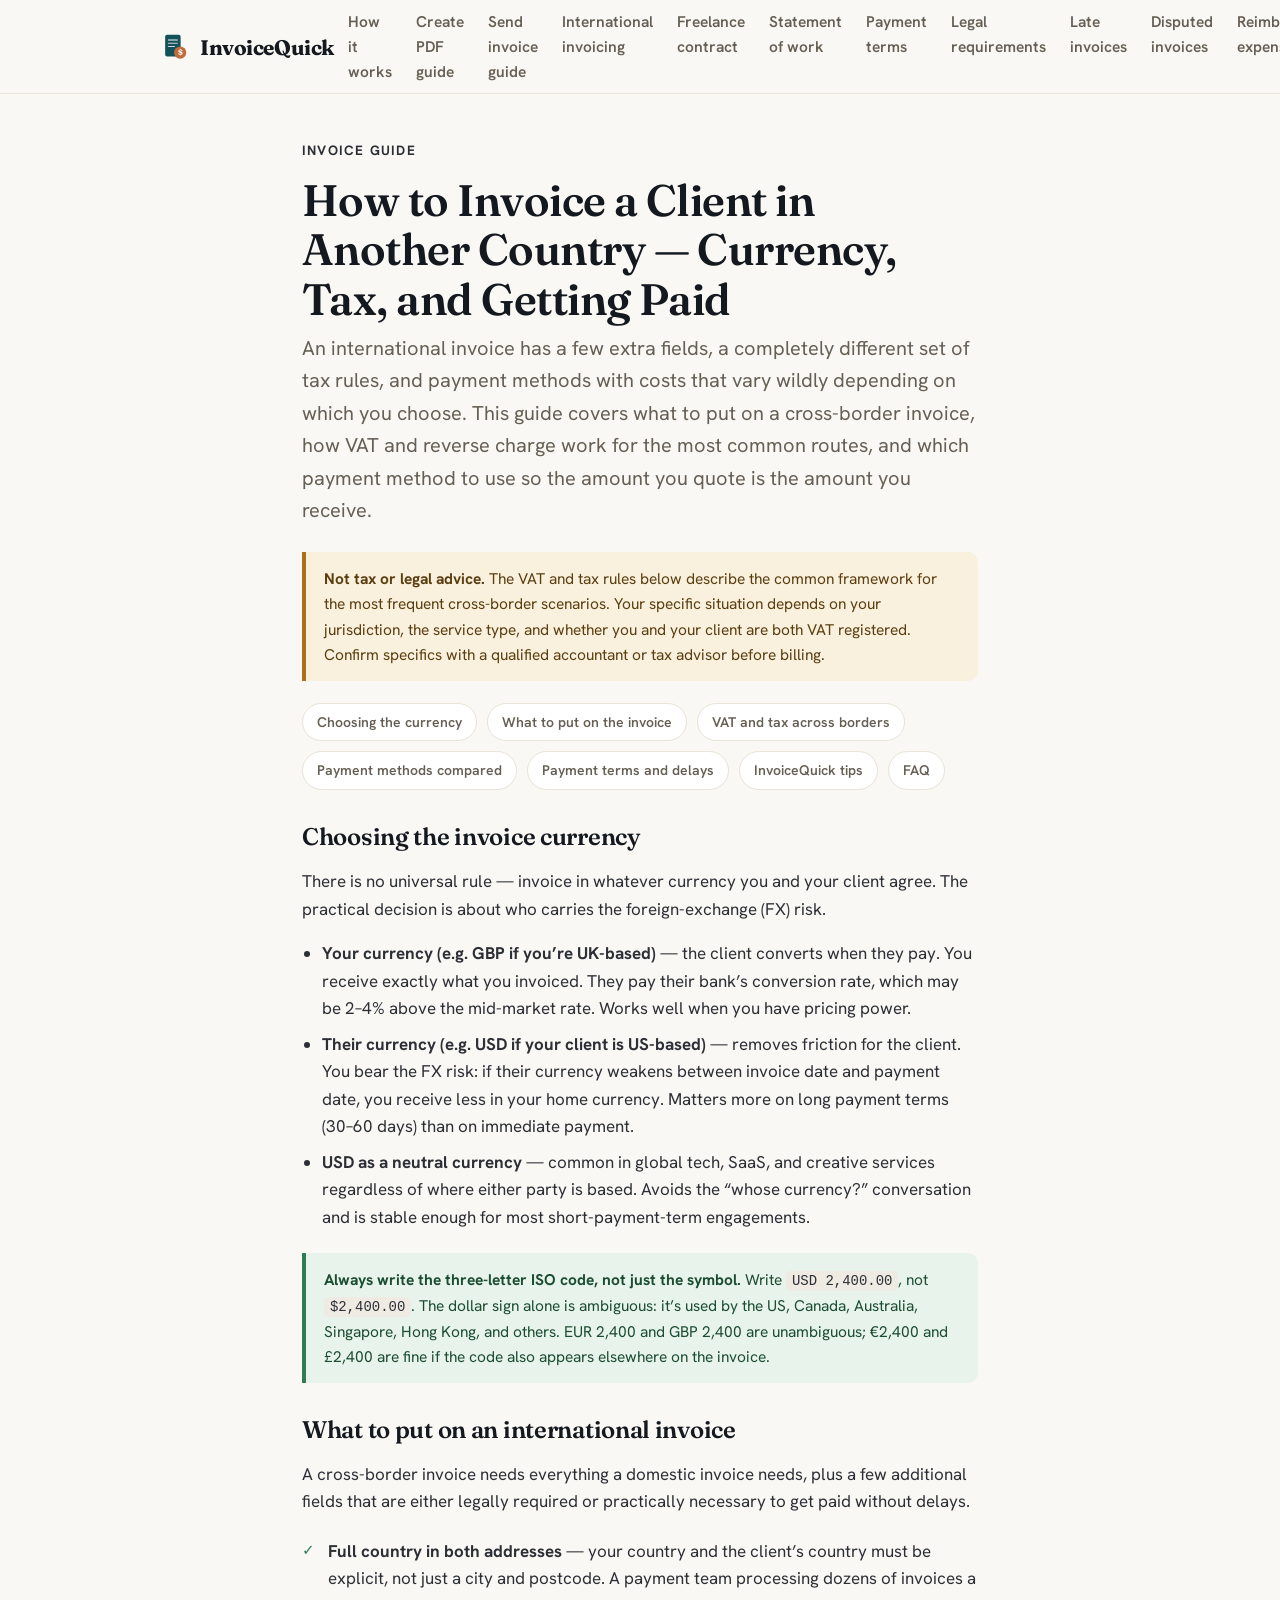
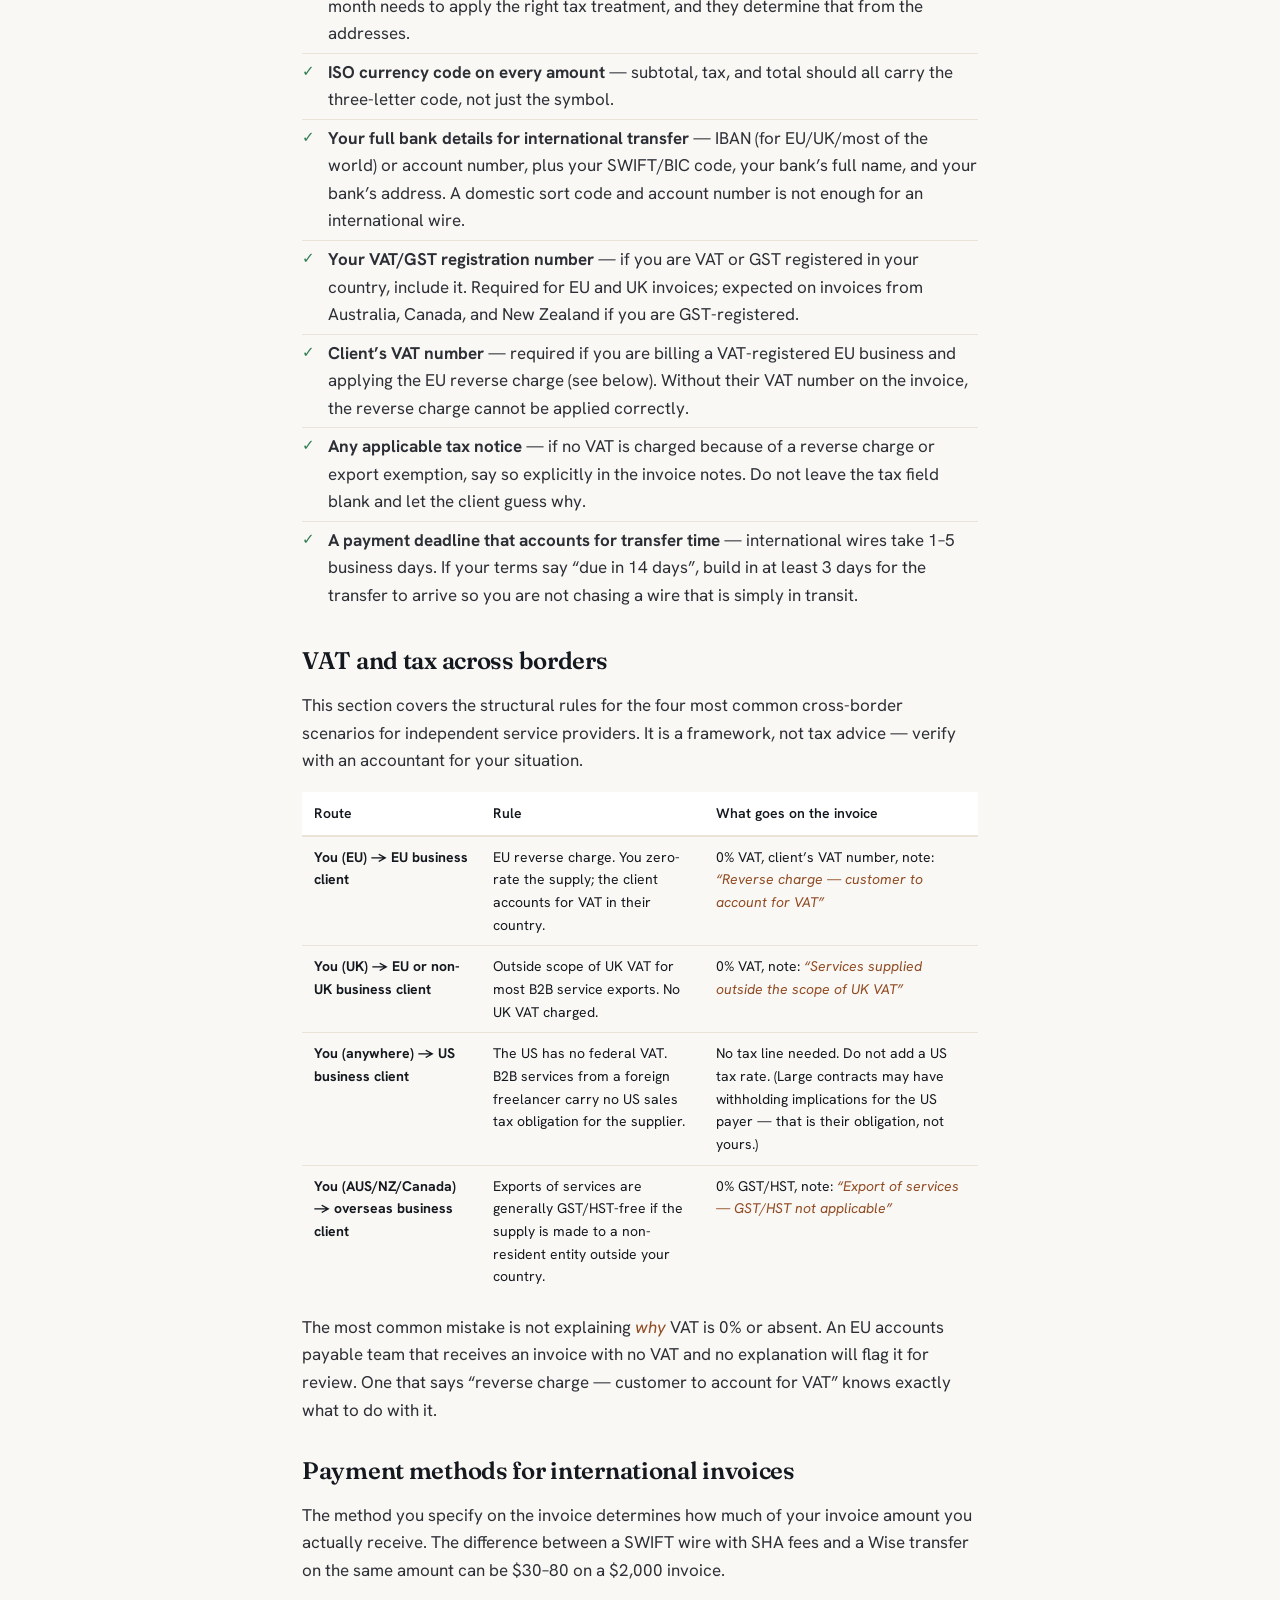
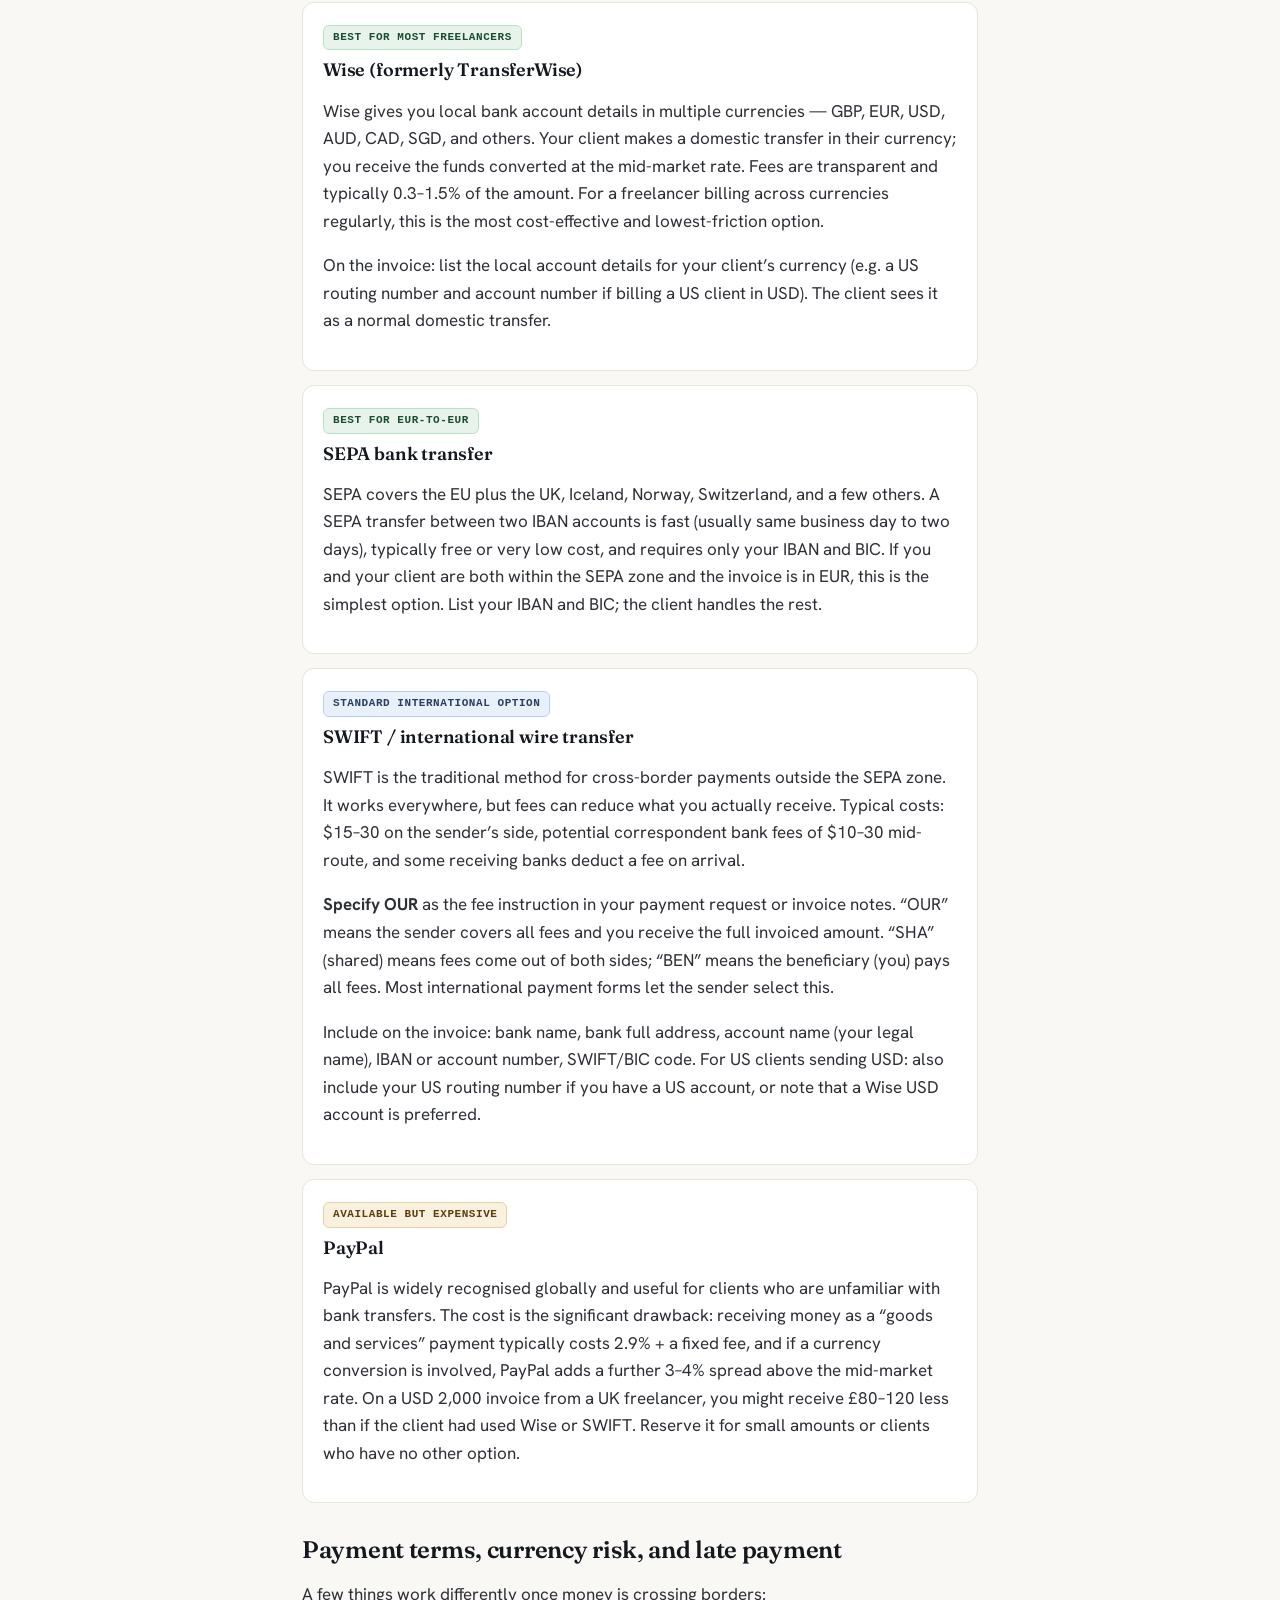
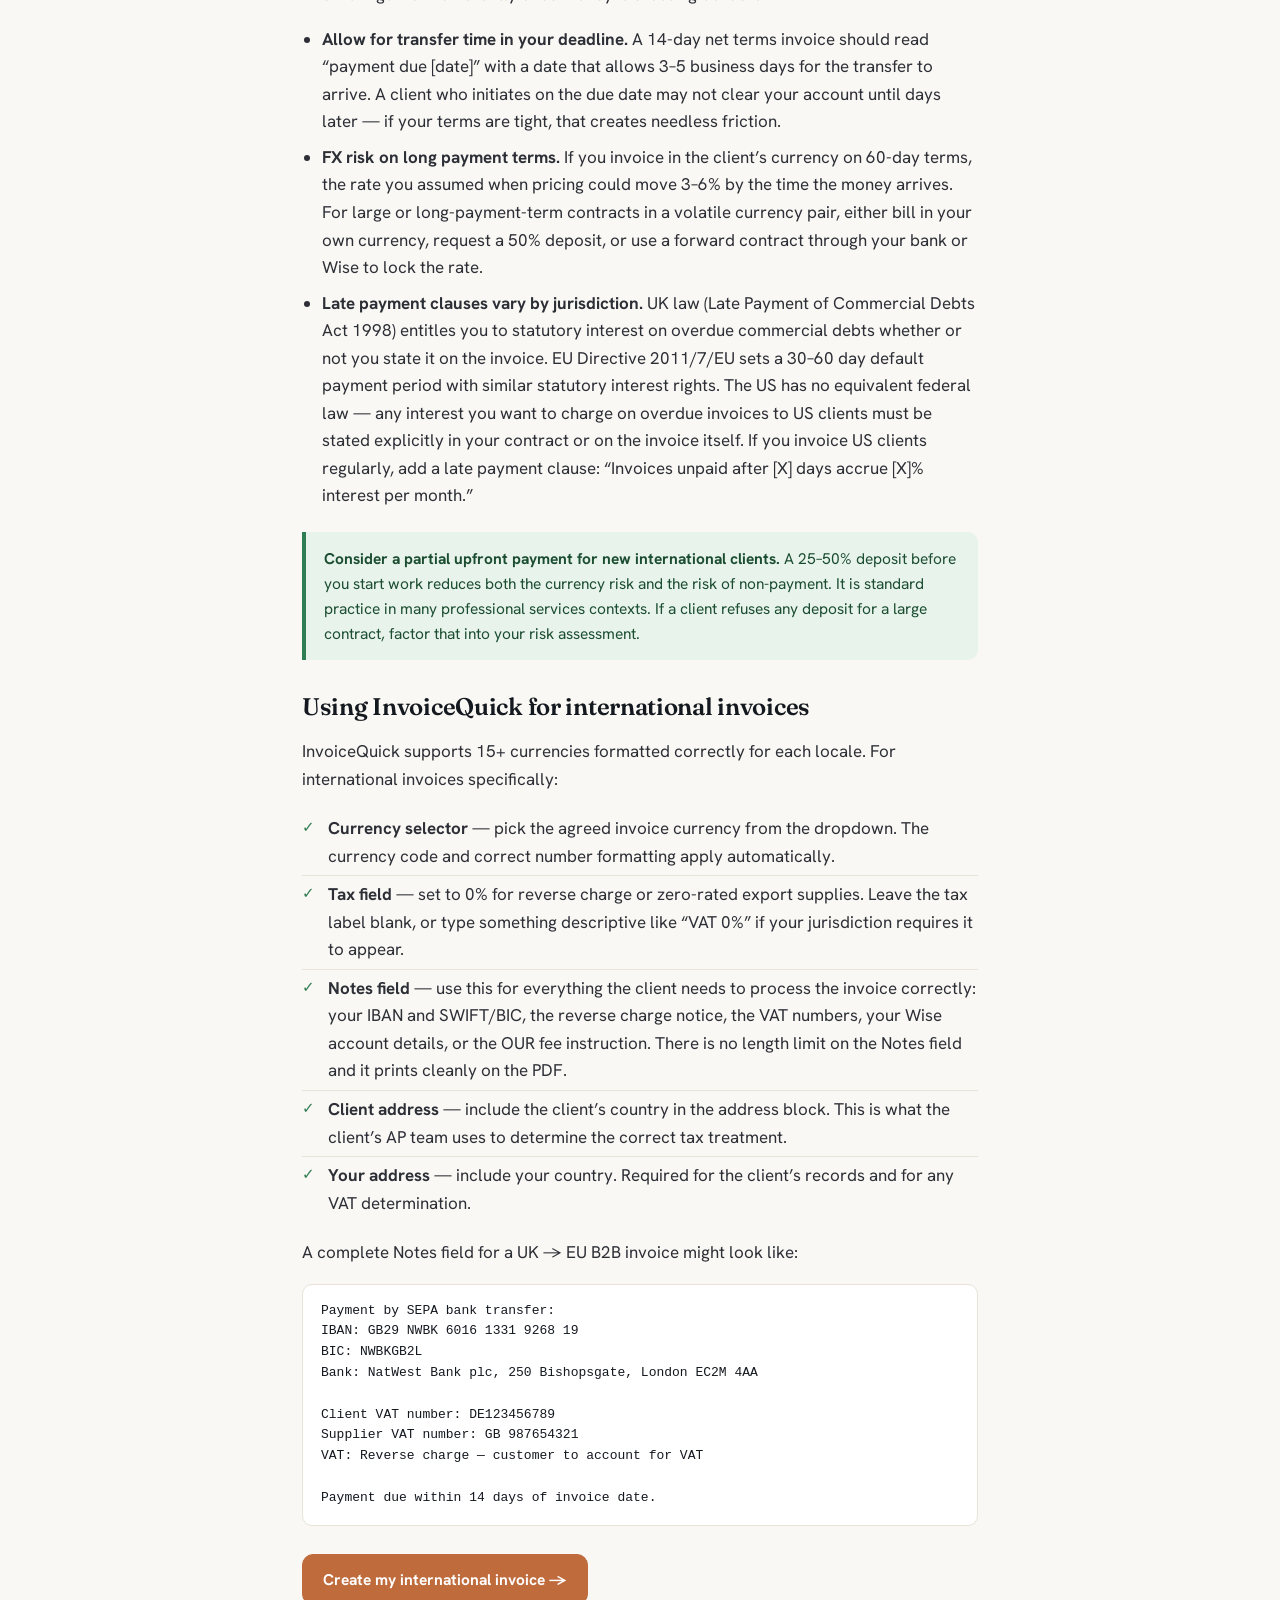
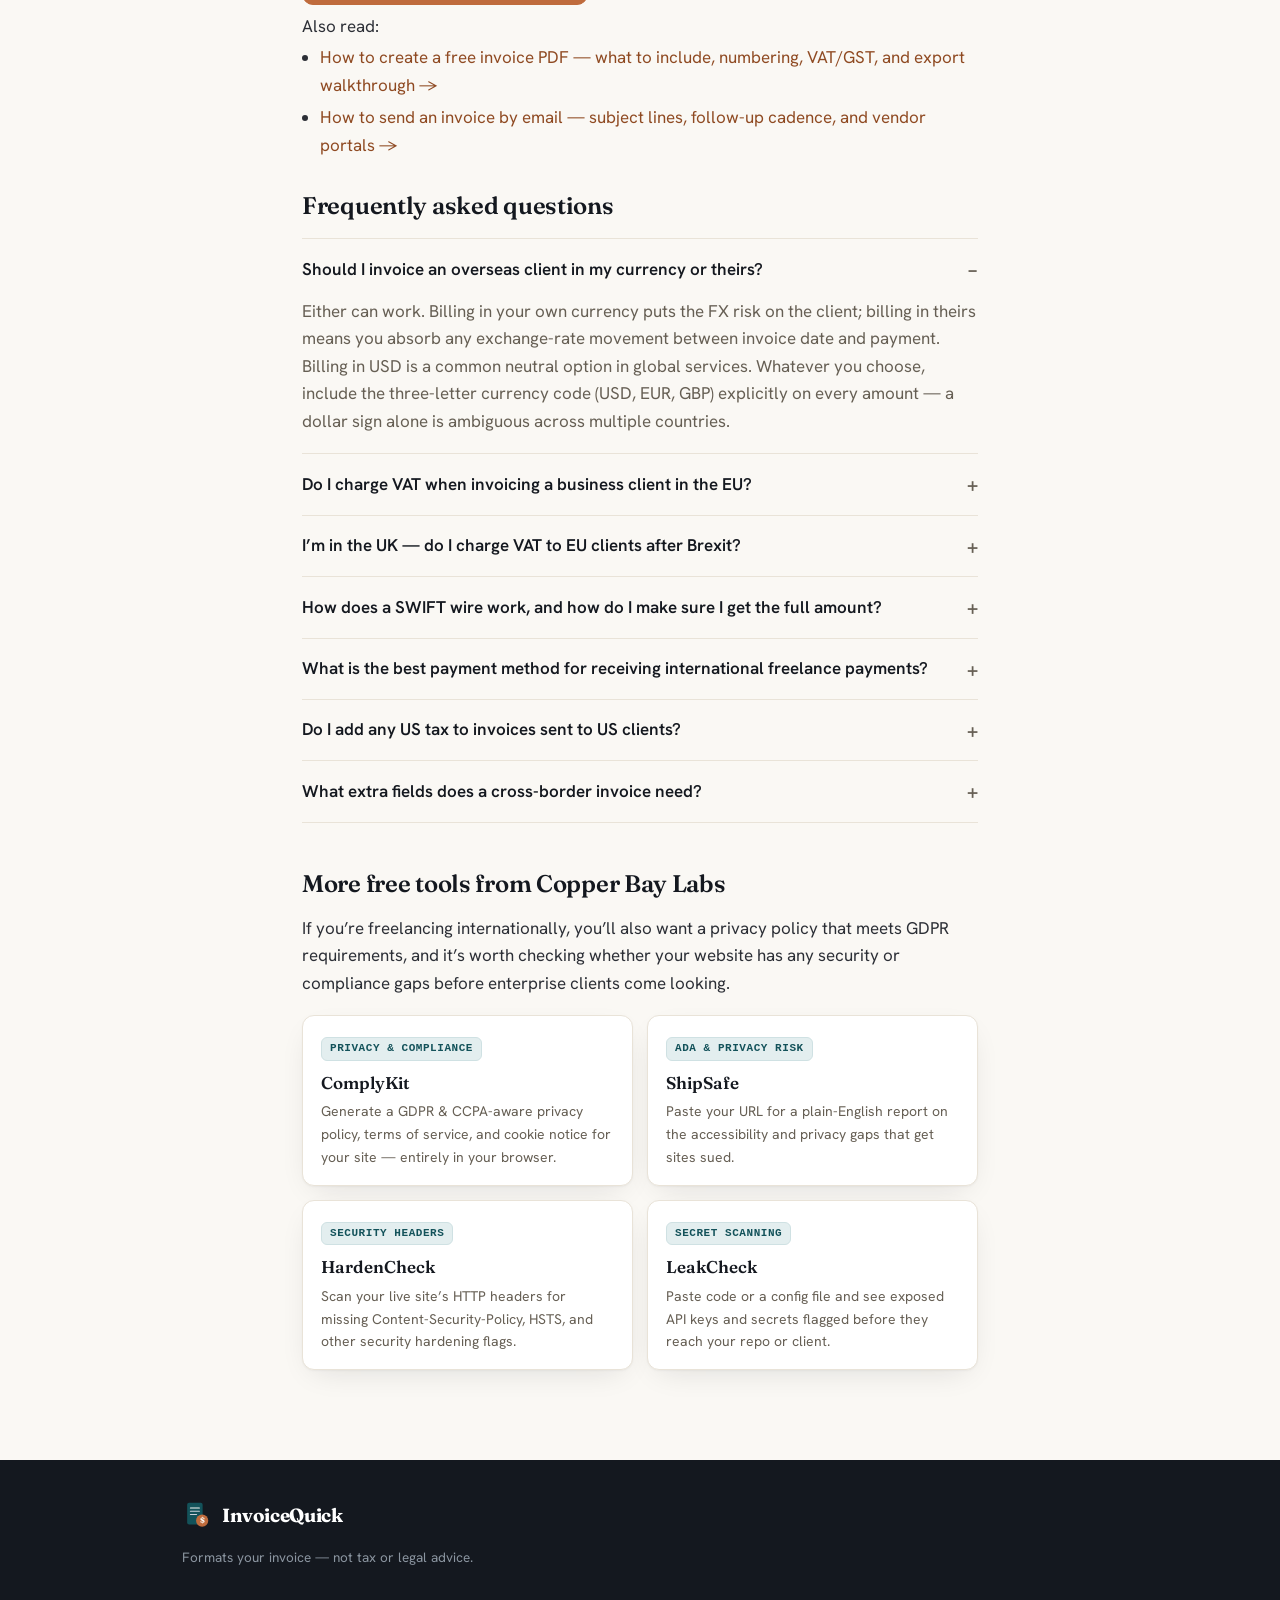
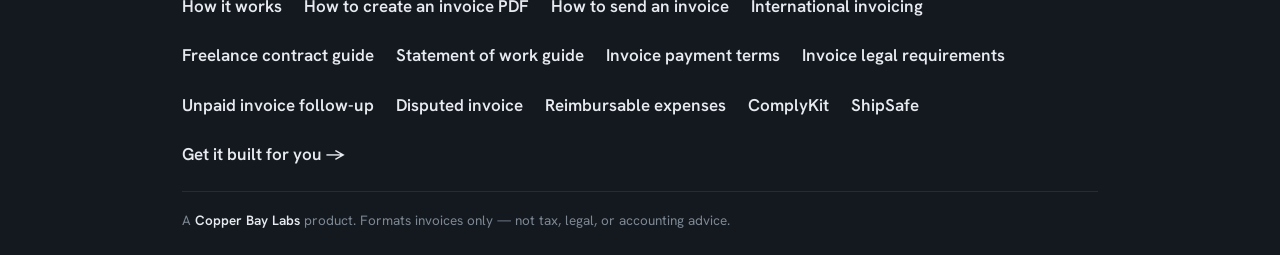
<file: guides/invoice-clients-international.html>
<!doctype html>
<html lang="en">
<head>
<meta charset="utf-8">
<meta name="viewport" content="width=device-width, initial-scale=1">
<title>How to Invoice a Client in Another Country — Currency, Tax, and Payment Methods</title>
<meta name="description" content="What to put on a cross-border invoice, how VAT and reverse charge work, which payment method to use (SWIFT, SEPA, Wise), and how to protect yourself when the money takes 5 days to arrive.">
<link rel="canonical" href="https://labs.copperbaytech.com/invoicequick/guides/invoice-clients-international.html">
<meta property="og:type" content="article">
<meta property="og:site_name" content="InvoiceQuick">
<meta property="og:title" content="How to Invoice a Client in Another Country — Currency, Tax, and Payment Methods">
<meta property="og:description" content="What to put on a cross-border invoice, how VAT and reverse charge work, which payment method to use (SWIFT, SEPA, Wise), and how to protect yourself when the money takes 5 days to arrive.">
<meta property="og:url" content="https://labs.copperbaytech.com/invoicequick/guides/invoice-clients-international.html">
<meta property="og:image" content="https://labs.copperbaytech.com/invoicequick/og-image.png">
<meta property="og:image:width" content="1200">
<meta property="og:image:height" content="630">
<meta name="twitter:card" content="summary_large_image">
<meta name="theme-color" content="#faf8f4">
<link rel="icon" href="../favicon.svg" type="image/svg+xml">
<link rel="apple-touch-icon" href="../apple-touch-icon.png">
<link rel="preconnect" href="https://fonts.googleapis.com">
<link rel="preconnect" href="https://fonts.gstatic.com" crossorigin>
<link href="https://fonts.googleapis.com/css2?family=Fraunces:opsz,wght@9..144,500;9..144,600;9..144,700&family=Hanken+Grotesk:wght@400;500;600;700&display=swap" rel="stylesheet">
<script type="application/ld+json">
{"@context":"https://schema.org","@graph":[{"@type":"Article","headline":"How to Invoice a Client in Another Country — Currency, Tax, and Payment Methods","description":"What to put on a cross-border invoice, how VAT and reverse charge work, which payment method to use (SWIFT, SEPA, Wise), and how to protect yourself when the money takes 5 days to arrive.","url":"https://labs.copperbaytech.com/invoicequick/guides/invoice-clients-international.html","datePublished":"2026-08-03","dateModified":"2026-08-03","publisher":{"@type":"Organization","name":"Copper Bay Labs","url":"https://labs.copperbaytech.com"},"mainEntityOfPage":{"@type":"WebPage","@id":"https://labs.copperbaytech.com/invoicequick/guides/invoice-clients-international.html"}},{"@type":"FAQPage","mainEntity":[{"@type":"Question","name":"Should I invoice an overseas client in my currency or theirs?","acceptedAnswer":{"@type":"Answer","text":"Either can work. Billing in your own currency (GBP, EUR, etc.) puts the FX risk on the client — they pay whatever their bank charges to convert. Billing in their currency means you bear the FX risk between invoice date and payment date, but it removes friction for them. Billing in USD is a common neutral option for services billed internationally — widely understood, predictable, and the client's bank usually handles the conversion. Whatever you choose, state the currency code (USD, EUR, GBP) explicitly on the invoice — never rely on a symbol alone."}},{"@type":"Question","name":"Do I charge VAT when invoicing a business client in the EU?","acceptedAnswer":{"@type":"Answer","text":"If you are VAT registered and the client is a VAT-registered business in another EU country, the EU reverse charge mechanism applies: you zero-rate the invoice (add 0% VAT), include their VAT number on the invoice, and add a note such as 'VAT: reverse charge — customer to account for VAT.' You do not collect the VAT yourself. If the client is a consumer (not VAT-registered), the rules are more complex — you may need to register in each EU country or use the EU's OSS scheme. Confirm with a tax advisor for your specific situation."}},{"@type":"Question","name":"I'm in the UK — do I charge VAT to EU clients after Brexit?","acceptedAnswer":{"@type":"Answer","text":"For most B2B service exports from the UK to EU businesses, the supply is outside the scope of UK VAT. You do not charge UK VAT, and you should add a note such as 'Services supplied outside the scope of UK VAT.' You do not need to register for VAT in each EU country for B2B service exports, because the reverse charge shifts the VAT obligation to the buyer. For B2C (selling to EU consumers, not businesses), different rules apply — check HMRC guidance or speak to an accountant."}},{"@type":"Question","name":"How does a SWIFT wire transfer work, and who pays the fees?","acceptedAnswer":{"@type":"Answer","text":"A SWIFT transfer moves money between banks internationally via the SWIFT network. Fees typically run $15–30 on the sender's side, with potential correspondent bank fees of $10–30 mid-route, and some receiving banks also deduct a fee. To protect yourself, specify 'OUR' as the fee instruction on any SWIFT payment request — this means the sender covers all fees. 'SHA' (shared) means you may receive less than invoiced. Include your full bank details on the invoice: bank name, bank address, account name, account number or IBAN, and your SWIFT/BIC code."}},{"@type":"Question","name":"What is the best way for a freelancer to receive international payments?","acceptedAnswer":{"@type":"Answer","text":"For most independent freelancers, Wise (formerly TransferWise) is the most practical option. It gives you local bank account numbers in multiple currencies (GBP, EUR, USD, AUD, CAD, and others), so your client sends a domestic transfer in their own currency and you receive it in yours at a transparent mid-market rate. Fees are typically 0.3–1.5% of the amount. SEPA is ideal for EUR-to-EUR transfers within Europe — it's fast (same day to two days) and usually free. SWIFT is the traditional option but fees can reduce what you actually receive. PayPal is widely recognised but expensive (2.9%+ for receiving money), so it is best reserved for small amounts or clients who insist."}},{"@type":"Question","name":"US clients aren't paying VAT — do I still need to include any tax notes?","acceptedAnswer":{"@type":"Answer","text":"The US has no federal VAT. For B2B services exported to a US business by a foreign freelancer, there is generally no US sales tax or VAT to add. Do not invent a US tax line. However, some types of payments to foreign suppliers may be subject to US withholding tax — this is the client's obligation, not yours, but it's worth flagging for large contracts so both sides understand the net payment. As always, verify with a tax advisor for your specific service type and contract."}},{"@type":"Question","name":"What extra fields does a cross-border invoice need compared to a domestic one?","acceptedAnswer":{"@type":"Answer","text":"A cross-border invoice needs: (1) your full country in your address; (2) the client's full country in their address; (3) the ISO currency code (USD, EUR, GBP) written out next to every amount — not just the symbol; (4) your full bank details including SWIFT/BIC and IBAN (or equivalent), not just a sort code and account number; (5) for EU B2B: your VAT number and the client's VAT number; (6) any applicable tax notice (reverse charge, outside scope of UK VAT, etc.) in the Notes field; and (7) a payment deadline that accounts for the 3–5 business days an international wire can take."}}]}]}
</script>
<link rel="stylesheet" href="../styles.css?v=1">
<style>
  .doc .lede{font-size:clamp(17px,2.3vw,20px);color:var(--muted)}
  .doc h2{scroll-margin-top:80px}
  .doc h3{font-family:"Fraunces",Georgia,serif;font-weight:600;font-size:19px;margin:22px 0 6px;letter-spacing:-.01em}
  .toc{display:flex;flex-wrap:wrap;gap:10px;margin:22px 0 6px;padding:0;list-style:none}
  .toc a{display:inline-block;background:var(--surface);border:1px solid var(--line);border-radius:999px;padding:7px 14px;font-size:14px;font-weight:600;color:var(--muted)}
  .toc a:hover{border-color:var(--bay);color:var(--ink);text-decoration:none}
  .callout{background:var(--warn-bg);border-left:4px solid var(--warn);border-radius:0 10px 10px 0;padding:14px 18px;margin:22px 0;font-size:15.5px;color:#5a3e10}
  .callout.tip{background:var(--pass-bg);border-left-color:var(--pass);color:#1b4d30}
  .steps-ol{margin:18px 0;padding-left:0;list-style:none;counter-reset:step}
  .steps-ol>li{position:relative;padding:4px 0 22px 50px;counter-increment:step;border-bottom:1px solid var(--line)}
  .steps-ol>li:last-child{border-bottom:none}
  .steps-ol>li::before{content:counter(step);position:absolute;left:0;top:4px;width:32px;height:32px;border-radius:50%;background:var(--copper);color:#fff;font-weight:700;font-size:15px;display:flex;align-items:center;justify-content:center;font-family:"Fraunces",serif}
  .steps-ol>li strong.step-title{display:block;font-family:"Fraunces",Georgia,serif;font-weight:600;font-size:19px;letter-spacing:-.01em;margin-bottom:6px}
  .doc code.inline{font-family:ui-monospace,Menlo,Consolas,monospace;font-size:.9em;background:var(--line-2,#f0ebe2);padding:2px 6px;border-radius:5px}
  pre{background:var(--surface);border:1px solid var(--line);border-radius:10px;padding:16px 18px;overflow-x:auto;font-family:ui-monospace,Menlo,Consolas,monospace;font-size:13px;line-height:1.6;margin:12px 0}
  pre code{background:none;padding:0;font-size:inherit}
  .checklist{margin:14px 0;padding-left:0;list-style:none}
  .checklist li{padding:5px 0 5px 26px;position:relative;border-bottom:1px solid var(--line)}
  .checklist li:last-child{border-bottom:none}
  .checklist li::before{content:"✓";position:absolute;left:0;top:5px;color:var(--pass);font-weight:700;font-size:15px}
  .payment-card{border:1px solid var(--line);border-radius:12px;padding:18px 20px;margin:14px 0;background:var(--surface)}
  .payment-card h3{margin:0 0 6px;font-family:"Fraunces",Georgia,serif;font-weight:600;font-size:18px;letter-spacing:-.01em}
  .payment-card .p-tag{display:inline-block;margin-bottom:10px;font-family:ui-monospace,Menlo,Consolas,monospace;font-size:11px;font-weight:700;letter-spacing:.05em;text-transform:uppercase;border-radius:6px;padding:3px 9px}
  .p-best{color:#1b4d30;background:var(--pass-bg);border:1px solid #b6e3c5}
  .p-std{color:#2a3f5f;background:#e8f0fb;border:1px solid #b8d0f0}
  .p-ok{color:#5a3e10;background:var(--warn-bg);border:1px solid #e9d0a4}
  .tax-table{width:100%;border-collapse:collapse;margin:16px 0;font-size:14px}
  .tax-table th{text-align:left;padding:10px 12px;background:var(--surface);border-bottom:2px solid var(--line);font-weight:600}
  .tax-table td{padding:9px 12px;border-bottom:1px solid var(--line);vertical-align:top}
  .tax-table tr:last-child td{border-bottom:none}
  .suite{display:grid;grid-template-columns:repeat(auto-fit,minmax(220px,1fr));gap:14px;margin:18px 0 6px}
  .suite a{display:block;background:var(--surface);border:1px solid var(--line);border-radius:12px;padding:16px 18px;box-shadow:var(--shadow);transition:box-shadow .15s,transform .15s,border-color .15s}
  .suite a:hover{text-decoration:none;box-shadow:var(--shadow-lift);transform:translateY(-2px);border-color:var(--line-2)}
  .suite .s-name{font-family:"Fraunces",serif;font-weight:600;font-size:17px;color:var(--ink);display:block;margin:0 0 4px}
  .suite p{color:var(--muted);font-size:14px;margin:0}
  .suite .s-tag{display:inline-block;margin-bottom:8px;font-family:ui-monospace,Menlo,Consolas,monospace;font-size:11px;font-weight:700;letter-spacing:.05em;text-transform:uppercase;color:var(--bay);background:var(--bay-tint,#e3eeef);border:1px solid #cfe1e3;border-radius:6px;padding:2px 8px}
  .faq-section{margin:18px 0}
  .faq-section details{border-bottom:1px solid var(--line);padding:14px 0}
  .faq-section details:first-child{border-top:1px solid var(--line)}
  .faq-section summary{font-weight:600;cursor:pointer;list-style:none;display:flex;justify-content:space-between;align-items:center;gap:12px}
  .faq-section summary::-webkit-details-marker{display:none}
  .faq-section summary::after{content:"+";font-size:20px;color:var(--muted);flex-shrink:0}
  .faq-section details[open] summary::after{content:"\2212"}
  .faq-section details p{margin:12px 0 4px;color:var(--muted)}
</style>
</head>
<body>
<a class="skip" href="#main">Skip to main content</a>

<header class="masthead" role="banner">
  <div class="wrap hdr-bar">
    <a class="brand" href="../" aria-label="InvoiceQuick — go to homepage">
      <svg class="mark" viewBox="0 0 64 64" aria-hidden="true">
        <rect x="11" y="6" width="33" height="46" rx="4" fill="#13525a"/>
        <line x1="18" y1="17" x2="37" y2="17" stroke="#faf8f4" stroke-width="2.4" stroke-linecap="round"/>
        <line x1="18" y1="24" x2="37" y2="24" stroke="#cbd2da" stroke-width="2.4" stroke-linecap="round"/>
        <line x1="18" y1="31" x2="31" y2="31" stroke="#cbd2da" stroke-width="2.4" stroke-linecap="round"/>
        <circle cx="43" cy="44" r="13" fill="#bf6b3c"/>
        <text x="43" y="49.4" font-family="Fraunces,Georgia,serif" font-size="17" font-weight="700" fill="#faf8f4" text-anchor="middle">$</text>
      </svg>
      <span class="wordmark">InvoiceQuick</span>
    </a>
    <nav class="nav" aria-label="Primary navigation">
      <a href="../about.html">How it works</a>
      <a href="create-free-invoice-pdf.html">Create PDF guide</a>
      <a href="send-invoice-email.html">Send invoice guide</a>
      <a href="invoice-clients-international.html" aria-current="page">International invoicing</a>
      <a href="freelance-contract-template.html">Freelance contract</a>
      <a href="statement-of-work-template.html">Statement of work</a>
      <a href="invoice-payment-terms.html">Payment terms</a>
      <a href="invoice-legal-requirements.html">Legal requirements</a>
      <a href="follow-up-unpaid-invoice.html">Late invoices</a>
      <a href="handle-disputed-invoice.html">Disputed invoices</a>
      <a href="invoice-reimbursable-expenses.html">Reimbursable expenses</a>
      <a href="../">Make my invoice</a>
    </nav>
  </div>
</header>

<main id="main">
<article class="doc">
  <div class="wrap narrow">
    <p class="eyebrow" style="text-align:left">Invoice guide</p>
    <h1>How to Invoice a Client in Another Country — Currency, Tax, and Getting Paid</h1>
    <p class="lede">An international invoice has a few extra fields, a completely different set of tax rules, and payment methods with costs that vary wildly depending on which you choose. This guide covers what to put on a cross-border invoice, how VAT and reverse charge work for the most common routes, and which payment method to use so the amount you quote is the amount you receive.</p>

    <div class="callout">
      <strong>Not tax or legal advice.</strong> The VAT and tax rules below describe the common framework for the most frequent cross-border scenarios. Your specific situation depends on your jurisdiction, the service type, and whether you and your client are both VAT registered. Confirm specifics with a qualified accountant or tax advisor before billing.
    </div>

    <ul class="toc" aria-label="On this page">
      <li><a href="#currency">Choosing the currency</a></li>
      <li><a href="#required-fields">What to put on the invoice</a></li>
      <li><a href="#vat">VAT and tax across borders</a></li>
      <li><a href="#payment-methods">Payment methods compared</a></li>
      <li><a href="#payment-terms">Payment terms and delays</a></li>
      <li><a href="#invoicequick-tips">InvoiceQuick tips</a></li>
      <li><a href="#faq">FAQ</a></li>
    </ul>

    <h2 id="currency">Choosing the invoice currency</h2>
    <p>There is no universal rule — invoice in whatever currency you and your client agree. The practical decision is about who carries the foreign-exchange (FX) risk.</p>

    <ul style="margin:10px 0 10px 20px;padding:0">
      <li style="margin-bottom:8px"><strong>Your currency (e.g. GBP if you&rsquo;re UK-based)</strong> — the client converts when they pay. You receive exactly what you invoiced. They pay their bank&rsquo;s conversion rate, which may be 2&ndash;4% above the mid-market rate. Works well when you have pricing power.</li>
      <li style="margin-bottom:8px"><strong>Their currency (e.g. USD if your client is US-based)</strong> — removes friction for the client. You bear the FX risk: if their currency weakens between invoice date and payment date, you receive less in your home currency. Matters more on long payment terms (30&ndash;60 days) than on immediate payment.</li>
      <li style="margin-bottom:8px"><strong>USD as a neutral currency</strong> — common in global tech, SaaS, and creative services regardless of where either party is based. Avoids the &ldquo;whose currency?&rdquo; conversation and is stable enough for most short-payment-term engagements.</li>
    </ul>

    <div class="callout tip">
      <strong>Always write the three-letter ISO code, not just the symbol.</strong> Write <code class="inline">USD 2,400.00</code>, not <code class="inline">$2,400.00</code>. The dollar sign alone is ambiguous: it&rsquo;s used by the US, Canada, Australia, Singapore, Hong Kong, and others. EUR 2,400 and GBP 2,400 are unambiguous; &euro;2,400 and &pound;2,400 are fine if the code also appears elsewhere on the invoice.
    </div>

    <h2 id="required-fields">What to put on an international invoice</h2>
    <p>A cross-border invoice needs everything a domestic invoice needs, plus a few additional fields that are either legally required or practically necessary to get paid without delays.</p>

    <ul class="checklist">
      <li><strong>Full country in both addresses</strong> — your country and the client&rsquo;s country must be explicit, not just a city and postcode. A payment team processing dozens of invoices a month needs to apply the right tax treatment, and they determine that from the addresses.</li>
      <li><strong>ISO currency code on every amount</strong> — subtotal, tax, and total should all carry the three-letter code, not just the symbol.</li>
      <li><strong>Your full bank details for international transfer</strong> — IBAN (for EU/UK/most of the world) or account number, plus your SWIFT/BIC code, your bank&rsquo;s full name, and your bank&rsquo;s address. A domestic sort code and account number is not enough for an international wire.</li>
      <li><strong>Your VAT/GST registration number</strong> — if you are VAT or GST registered in your country, include it. Required for EU and UK invoices; expected on invoices from Australia, Canada, and New Zealand if you are GST-registered.</li>
      <li><strong>Client&rsquo;s VAT number</strong> — required if you are billing a VAT-registered EU business and applying the EU reverse charge (see below). Without their VAT number on the invoice, the reverse charge cannot be applied correctly.</li>
      <li><strong>Any applicable tax notice</strong> — if no VAT is charged because of a reverse charge or export exemption, say so explicitly in the invoice notes. Do not leave the tax field blank and let the client guess why.</li>
      <li><strong>A payment deadline that accounts for transfer time</strong> — international wires take 1&ndash;5 business days. If your terms say &ldquo;due in 14 days&rdquo;, build in at least 3 days for the transfer to arrive so you are not chasing a wire that is simply in transit.</li>
    </ul>

    <h2 id="vat">VAT and tax across borders</h2>
    <p>This section covers the structural rules for the four most common cross-border scenarios for independent service providers. It is a framework, not tax advice &mdash; verify with an accountant for your situation.</p>

    <table class="tax-table">
      <thead>
        <tr>
          <th>Route</th>
          <th>Rule</th>
          <th>What goes on the invoice</th>
        </tr>
      </thead>
      <tbody>
        <tr>
          <td><strong>You (EU) &rarr; EU business client</strong></td>
          <td>EU reverse charge. You zero-rate the supply; the client accounts for VAT in their country.</td>
          <td>0% VAT, client&rsquo;s VAT number, note: <em>&ldquo;Reverse charge — customer to account for VAT&rdquo;</em></td>
        </tr>
        <tr>
          <td><strong>You (UK) &rarr; EU or non-UK business client</strong></td>
          <td>Outside scope of UK VAT for most B2B service exports. No UK VAT charged.</td>
          <td>0% VAT, note: <em>&ldquo;Services supplied outside the scope of UK VAT&rdquo;</em></td>
        </tr>
        <tr>
          <td><strong>You (anywhere) &rarr; US business client</strong></td>
          <td>The US has no federal VAT. B2B services from a foreign freelancer carry no US sales tax obligation for the supplier.</td>
          <td>No tax line needed. Do not add a US tax rate. (Large contracts may have withholding implications for the US payer &mdash; that is their obligation, not yours.)</td>
        </tr>
        <tr>
          <td><strong>You (AUS/NZ/Canada) &rarr; overseas business client</strong></td>
          <td>Exports of services are generally GST/HST-free if the supply is made to a non-resident entity outside your country.</td>
          <td>0% GST/HST, note: <em>&ldquo;Export of services &mdash; GST/HST not applicable&rdquo;</em></td>
        </tr>
      </tbody>
    </table>

    <p>The most common mistake is not explaining <em>why</em> VAT is 0% or absent. An EU accounts payable team that receives an invoice with no VAT and no explanation will flag it for review. One that says &ldquo;reverse charge &mdash; customer to account for VAT&rdquo; knows exactly what to do with it.</p>

    <h2 id="payment-methods">Payment methods for international invoices</h2>
    <p>The method you specify on the invoice determines how much of your invoice amount you actually receive. The difference between a SWIFT wire with SHA fees and a Wise transfer on the same amount can be $30&ndash;80 on a $2,000 invoice.</p>

    <div class="payment-card">
      <span class="p-tag p-best">Best for most freelancers</span>
      <h3>Wise (formerly TransferWise)</h3>
      <p>Wise gives you local bank account details in multiple currencies &mdash; GBP, EUR, USD, AUD, CAD, SGD, and others. Your client makes a domestic transfer in their currency; you receive the funds converted at the mid-market rate. Fees are transparent and typically 0.3&ndash;1.5% of the amount. For a freelancer billing across currencies regularly, this is the most cost-effective and lowest-friction option.</p>
      <p>On the invoice: list the local account details for your client&rsquo;s currency (e.g. a US routing number and account number if billing a US client in USD). The client sees it as a normal domestic transfer.</p>
    </div>

    <div class="payment-card">
      <span class="p-tag p-best">Best for EUR-to-EUR</span>
      <h3>SEPA bank transfer</h3>
      <p>SEPA covers the EU plus the UK, Iceland, Norway, Switzerland, and a few others. A SEPA transfer between two IBAN accounts is fast (usually same business day to two days), typically free or very low cost, and requires only your IBAN and BIC. If you and your client are both within the SEPA zone and the invoice is in EUR, this is the simplest option. List your IBAN and BIC; the client handles the rest.</p>
    </div>

    <div class="payment-card">
      <span class="p-tag p-std">Standard international option</span>
      <h3>SWIFT / international wire transfer</h3>
      <p>SWIFT is the traditional method for cross-border payments outside the SEPA zone. It works everywhere, but fees can reduce what you actually receive. Typical costs: $15&ndash;30 on the sender&rsquo;s side, potential correspondent bank fees of $10&ndash;30 mid-route, and some receiving banks deduct a fee on arrival.</p>
      <p><strong>Specify OUR</strong> as the fee instruction in your payment request or invoice notes. &ldquo;OUR&rdquo; means the sender covers all fees and you receive the full invoiced amount. &ldquo;SHA&rdquo; (shared) means fees come out of both sides; &ldquo;BEN&rdquo; means the beneficiary (you) pays all fees. Most international payment forms let the sender select this.</p>
      <p>Include on the invoice: bank name, bank full address, account name (your legal name), IBAN or account number, SWIFT/BIC code. For US clients sending USD: also include your US routing number if you have a US account, or note that a Wise USD account is preferred.</p>
    </div>

    <div class="payment-card">
      <span class="p-tag p-ok">Available but expensive</span>
      <h3>PayPal</h3>
      <p>PayPal is widely recognised globally and useful for clients who are unfamiliar with bank transfers. The cost is the significant drawback: receiving money as a &ldquo;goods and services&rdquo; payment typically costs 2.9% + a fixed fee, and if a currency conversion is involved, PayPal adds a further 3&ndash;4% spread above the mid-market rate. On a USD 2,000 invoice from a UK freelancer, you might receive &pound;80&ndash;120 less than if the client had used Wise or SWIFT. Reserve it for small amounts or clients who have no other option.</p>
    </div>

    <h2 id="payment-terms">Payment terms, currency risk, and late payment</h2>
    <p>A few things work differently once money is crossing borders:</p>

    <ul style="margin:10px 0 10px 20px;padding:0">
      <li style="margin-bottom:8px"><strong>Allow for transfer time in your deadline.</strong> A 14-day net terms invoice should read &ldquo;payment due [date]&rdquo; with a date that allows 3&ndash;5 business days for the transfer to arrive. A client who initiates on the due date may not clear your account until days later &mdash; if your terms are tight, that creates needless friction.</li>
      <li style="margin-bottom:8px"><strong>FX risk on long payment terms.</strong> If you invoice in the client&rsquo;s currency on 60-day terms, the rate you assumed when pricing could move 3&ndash;6% by the time the money arrives. For large or long-payment-term contracts in a volatile currency pair, either bill in your own currency, request a 50% deposit, or use a forward contract through your bank or Wise to lock the rate.</li>
      <li style="margin-bottom:8px"><strong>Late payment clauses vary by jurisdiction.</strong> UK law (Late Payment of Commercial Debts Act 1998) entitles you to statutory interest on overdue commercial debts whether or not you state it on the invoice. EU Directive 2011/7/EU sets a 30&ndash;60 day default payment period with similar statutory interest rights. The US has no equivalent federal law &mdash; any interest you want to charge on overdue invoices to US clients must be stated explicitly in your contract or on the invoice itself. If you invoice US clients regularly, add a late payment clause: &ldquo;Invoices unpaid after [X] days accrue [X]% interest per month.&rdquo;</li>
    </ul>

    <div class="callout tip">
      <strong>Consider a partial upfront payment for new international clients.</strong> A 25&ndash;50% deposit before you start work reduces both the currency risk and the risk of non-payment. It is standard practice in many professional services contexts. If a client refuses any deposit for a large contract, factor that into your risk assessment.
    </div>

    <h2 id="invoicequick-tips">Using InvoiceQuick for international invoices</h2>
    <p>InvoiceQuick supports 15+ currencies formatted correctly for each locale. For international invoices specifically:</p>

    <ul class="checklist">
      <li><strong>Currency selector</strong> — pick the agreed invoice currency from the dropdown. The currency code and correct number formatting apply automatically.</li>
      <li><strong>Tax field</strong> — set to 0% for reverse charge or zero-rated export supplies. Leave the tax label blank, or type something descriptive like &ldquo;VAT 0%&rdquo; if your jurisdiction requires it to appear.</li>
      <li><strong>Notes field</strong> — use this for everything the client needs to process the invoice correctly: your IBAN and SWIFT/BIC, the reverse charge notice, the VAT numbers, your Wise account details, or the OUR fee instruction. There is no length limit on the Notes field and it prints cleanly on the PDF.</li>
      <li><strong>Client address</strong> — include the client&rsquo;s country in the address block. This is what the client&rsquo;s AP team uses to determine the correct tax treatment.</li>
      <li><strong>Your address</strong> — include your country. Required for the client&rsquo;s records and for any VAT determination.</li>
    </ul>

    <p>A complete Notes field for a UK &rarr; EU B2B invoice might look like:</p>
    <pre><code>Payment by SEPA bank transfer:
IBAN: GB29 NWBK 6016 1331 9268 19
BIC: NWBKGB2L
Bank: NatWest Bank plc, 250 Bishopsgate, London EC2M 4AA

Client VAT number: DE123456789
Supplier VAT number: GB 987654321
VAT: Reverse charge — customer to account for VAT

Payment due within 14 days of invoice date.</code></pre>

    <p style="margin:28px 0 8px"><a class="btn primary" href="../">Create my international invoice &rarr;</a></p>

    <p style="margin:6px 0 4px">Also read:</p>
    <ul style="margin:4px 0 28px 18px;padding:0">
      <li style="margin-bottom:5px"><a href="create-free-invoice-pdf.html">How to create a free invoice PDF — what to include, numbering, VAT/GST, and export walkthrough &rarr;</a></li>
      <li><a href="send-invoice-email.html">How to send an invoice by email — subject lines, follow-up cadence, and vendor portals &rarr;</a></li>
    </ul>

    <h2 id="faq">Frequently asked questions</h2>
    <div class="faq-section">
      <details open>
        <summary>Should I invoice an overseas client in my currency or theirs?</summary>
        <p>Either can work. Billing in your own currency puts the FX risk on the client; billing in theirs means you absorb any exchange-rate movement between invoice date and payment. Billing in USD is a common neutral option in global services. Whatever you choose, include the three-letter currency code (USD, EUR, GBP) explicitly on every amount &mdash; a dollar sign alone is ambiguous across multiple countries.</p>
      </details>
      <details>
        <summary>Do I charge VAT when invoicing a business client in the EU?</summary>
        <p>If you are VAT-registered and your client is a VAT-registered business in another EU country, the EU reverse charge mechanism applies: you zero-rate the invoice, include their VAT number, and add a note such as &ldquo;VAT: reverse charge &mdash; customer to account for VAT.&rdquo; You do not collect VAT yourself. For B2C sales to EU consumers, the rules are more complex &mdash; speak to a tax advisor for your specific situation.</p>
      </details>
      <details>
        <summary>I&rsquo;m in the UK &mdash; do I charge VAT to EU clients after Brexit?</summary>
        <p>For most B2B service exports from the UK to EU businesses, the supply is outside the scope of UK VAT. Add a note: &ldquo;Services supplied outside the scope of UK VAT.&rdquo; You do not add VAT and you do not need to register for VAT in individual EU countries for B2B service exports. For B2C sales to EU consumers, check current HMRC guidance &mdash; different rules apply.</p>
      </details>
      <details>
        <summary>How does a SWIFT wire work, and how do I make sure I get the full amount?</summary>
        <p>SWIFT transfers move money between banks internationally. Fees run $15&ndash;30 on the sender&rsquo;s side plus potential correspondent bank fees. To protect yourself, ask the client to select &ldquo;OUR&rdquo; as the fee instruction &mdash; this means they cover all fees and you receive the full invoiced amount. List your bank name, bank address, account name, IBAN, and SWIFT/BIC code on the invoice.</p>
      </details>
      <details>
        <summary>What is the best payment method for receiving international freelance payments?</summary>
        <p>For most independent freelancers, Wise is the most practical option &mdash; it gives you local bank details in multiple currencies so the client makes a domestic transfer in their own currency and you receive it at a transparent mid-market rate with fees of 0.3&ndash;1.5%. SEPA is ideal for EUR-to-EUR within Europe (fast and free). SWIFT works everywhere but fees can add up. PayPal is the most expensive option (2.9%+ plus FX spread) and is best reserved for small amounts or clients with no other option.</p>
      </details>
      <details>
        <summary>Do I add any US tax to invoices sent to US clients?</summary>
        <p>No. The US has no federal VAT. B2B services sold by a foreign freelancer to a US business carry no US sales tax obligation for you. Do not add a US tax line. For large contracts, some US payers may be required to withhold tax on certain payments to foreign contractors under US tax law &mdash; that is the client&rsquo;s obligation and should be discussed at the contract stage, not resolved by adding a tax rate to the invoice.</p>
      </details>
      <details>
        <summary>What extra fields does a cross-border invoice need?</summary>
        <p>In addition to a standard invoice: your country in your address; the client&rsquo;s country in their address; ISO currency code (USD/EUR/GBP) on every amount; full international bank details (IBAN, SWIFT/BIC, bank name and address); your VAT/GST number if registered; the client&rsquo;s VAT number for EU reverse charge; and any applicable tax notice in the Notes field (reverse charge, outside scope, zero-rated export). A payment deadline that accounts for 3&ndash;5 days of international transfer time is also practical.</p>
      </details>
    </div>

    <h2 style="margin-top:48px">More free tools from Copper Bay Labs</h2>
    <p>If you&rsquo;re freelancing internationally, you&rsquo;ll also want a privacy policy that meets GDPR requirements, and it&rsquo;s worth checking whether your website has any security or compliance gaps before enterprise clients come looking.</p>
    <div class="suite">
      <a href="https://labs.copperbaytech.com/complykit/" target="_blank" rel="noopener noreferrer">
        <span class="s-tag">Privacy &amp; compliance</span>
        <span class="s-name">ComplyKit</span>
        <p>Generate a GDPR &amp; CCPA-aware privacy policy, terms of service, and cookie notice for your site &mdash; entirely in your browser.</p>
      </a>
      <a href="https://labs.copperbaytech.com/shipsafe/" target="_blank" rel="noopener noreferrer">
        <span class="s-tag">ADA &amp; privacy risk</span>
        <span class="s-name">ShipSafe</span>
        <p>Paste your URL for a plain-English report on the accessibility and privacy gaps that get sites sued.</p>
      </a>
      <a href="https://labs.copperbaytech.com/hardencheck/" target="_blank" rel="noopener noreferrer">
        <span class="s-tag">Security headers</span>
        <span class="s-name">HardenCheck</span>
        <p>Scan your live site&rsquo;s HTTP headers for missing Content-Security-Policy, HSTS, and other security hardening flags.</p>
      </a>
      <a href="https://labs.copperbaytech.com/leakcheck/" target="_blank" rel="noopener noreferrer">
        <span class="s-tag">Secret scanning</span>
        <span class="s-name">LeakCheck</span>
        <p>Paste code or a config file and see exposed API keys and secrets flagged before they reach your repo or client.</p>
      </a>
    </div>
  </div>
</article>
</main>

<footer class="footer" role="contentinfo">
  <div class="wrap foot">
    <div>
      <a class="brand small" href="../" aria-label="InvoiceQuick — homepage">
        <svg class="mark" viewBox="0 0 64 64" aria-hidden="true">
          <rect x="11" y="6" width="33" height="46" rx="4" fill="#13525a"/>
          <line x1="18" y1="17" x2="37" y2="17" stroke="#faf8f4" stroke-width="2.4" stroke-linecap="round"/>
          <line x1="18" y1="24" x2="37" y2="24" stroke="#cbd2da" stroke-width="2.4" stroke-linecap="round"/>
          <line x1="18" y1="31" x2="31" y2="31" stroke="#cbd2da" stroke-width="2.4" stroke-linecap="round"/>
          <circle cx="43" cy="44" r="13" fill="#bf6b3c"/>
          <text x="43" y="49.4" font-family="Fraunces,Georgia,serif" font-size="17" font-weight="700" fill="#faf8f4" text-anchor="middle">$</text>
        </svg>
        <span class="wordmark">InvoiceQuick</span>
      </a>
      <p class="fine">Formats your invoice &mdash; not tax or legal advice.</p>
    </div>
    <nav class="foot-nav" aria-label="Footer navigation">
      <a href="../about.html">How it works</a>
      <a href="create-free-invoice-pdf.html">How to create an invoice PDF</a>
      <a href="send-invoice-email.html">How to send an invoice</a>
      <a href="invoice-clients-international.html" aria-current="page">International invoicing</a>
      <a href="freelance-contract-template.html">Freelance contract guide</a>
      <a href="statement-of-work-template.html">Statement of work guide</a>
      <a href="invoice-payment-terms.html">Invoice payment terms</a>
      <a href="invoice-legal-requirements.html">Invoice legal requirements</a>
      <a href="follow-up-unpaid-invoice.html">Unpaid invoice follow-up</a>
      <a href="handle-disputed-invoice.html">Disputed invoice</a>
      <a href="invoice-reimbursable-expenses.html">Reimbursable expenses</a>
      <a href="https://labs.copperbaytech.com/complykit/" target="_blank" rel="noopener noreferrer">ComplyKit</a>
      <a href="https://labs.copperbaytech.com/shipsafe/" target="_blank" rel="noopener noreferrer">ShipSafe</a>
      <a href="https://copperbaytech.com" target="_blank" rel="noopener noreferrer">Get it built for you &rarr;</a>
    </nav>
  </div>
  <div class="wrap">
    <p class="madeby">A <a href="https://copperbaytech.com" target="_blank" rel="noopener noreferrer">Copper Bay Labs</a> product. Formats invoices only &mdash; not tax, legal, or accounting advice.</p>
  </div>
</footer>

</body>
</html>
</file>
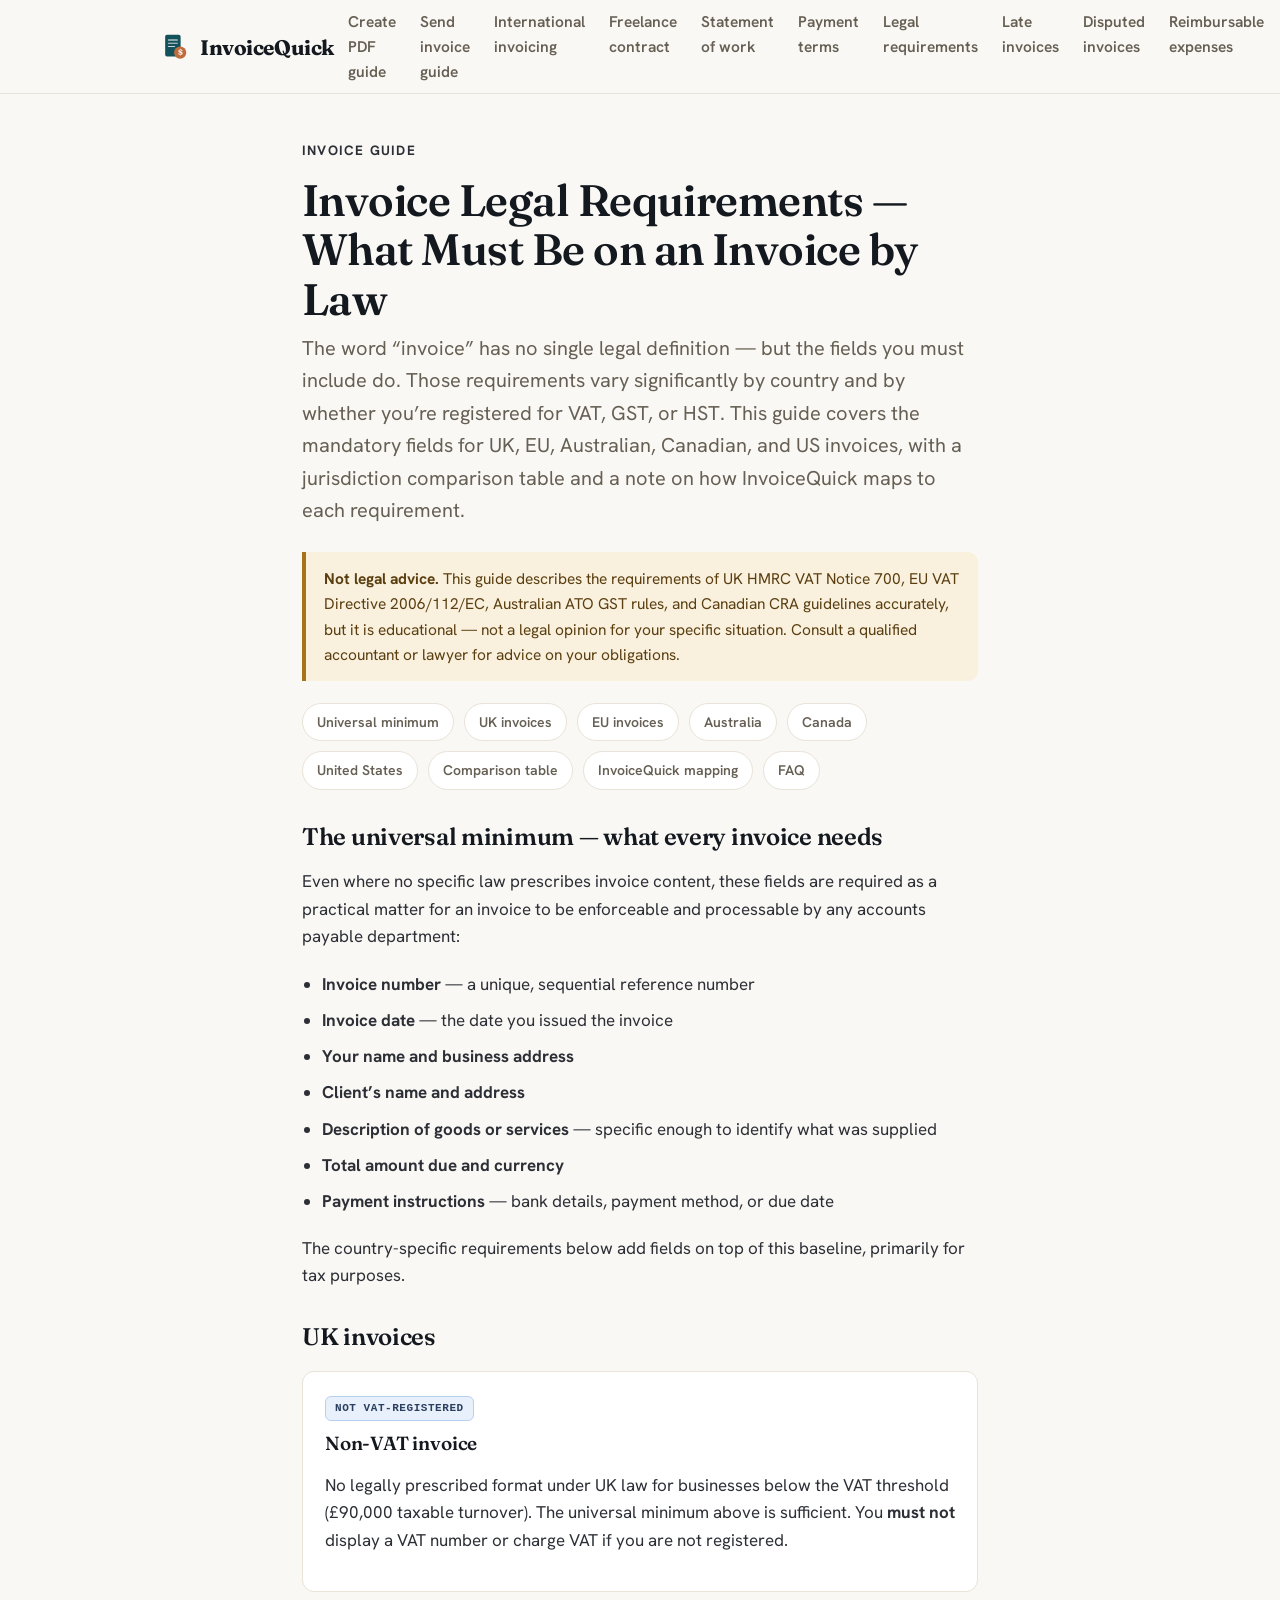
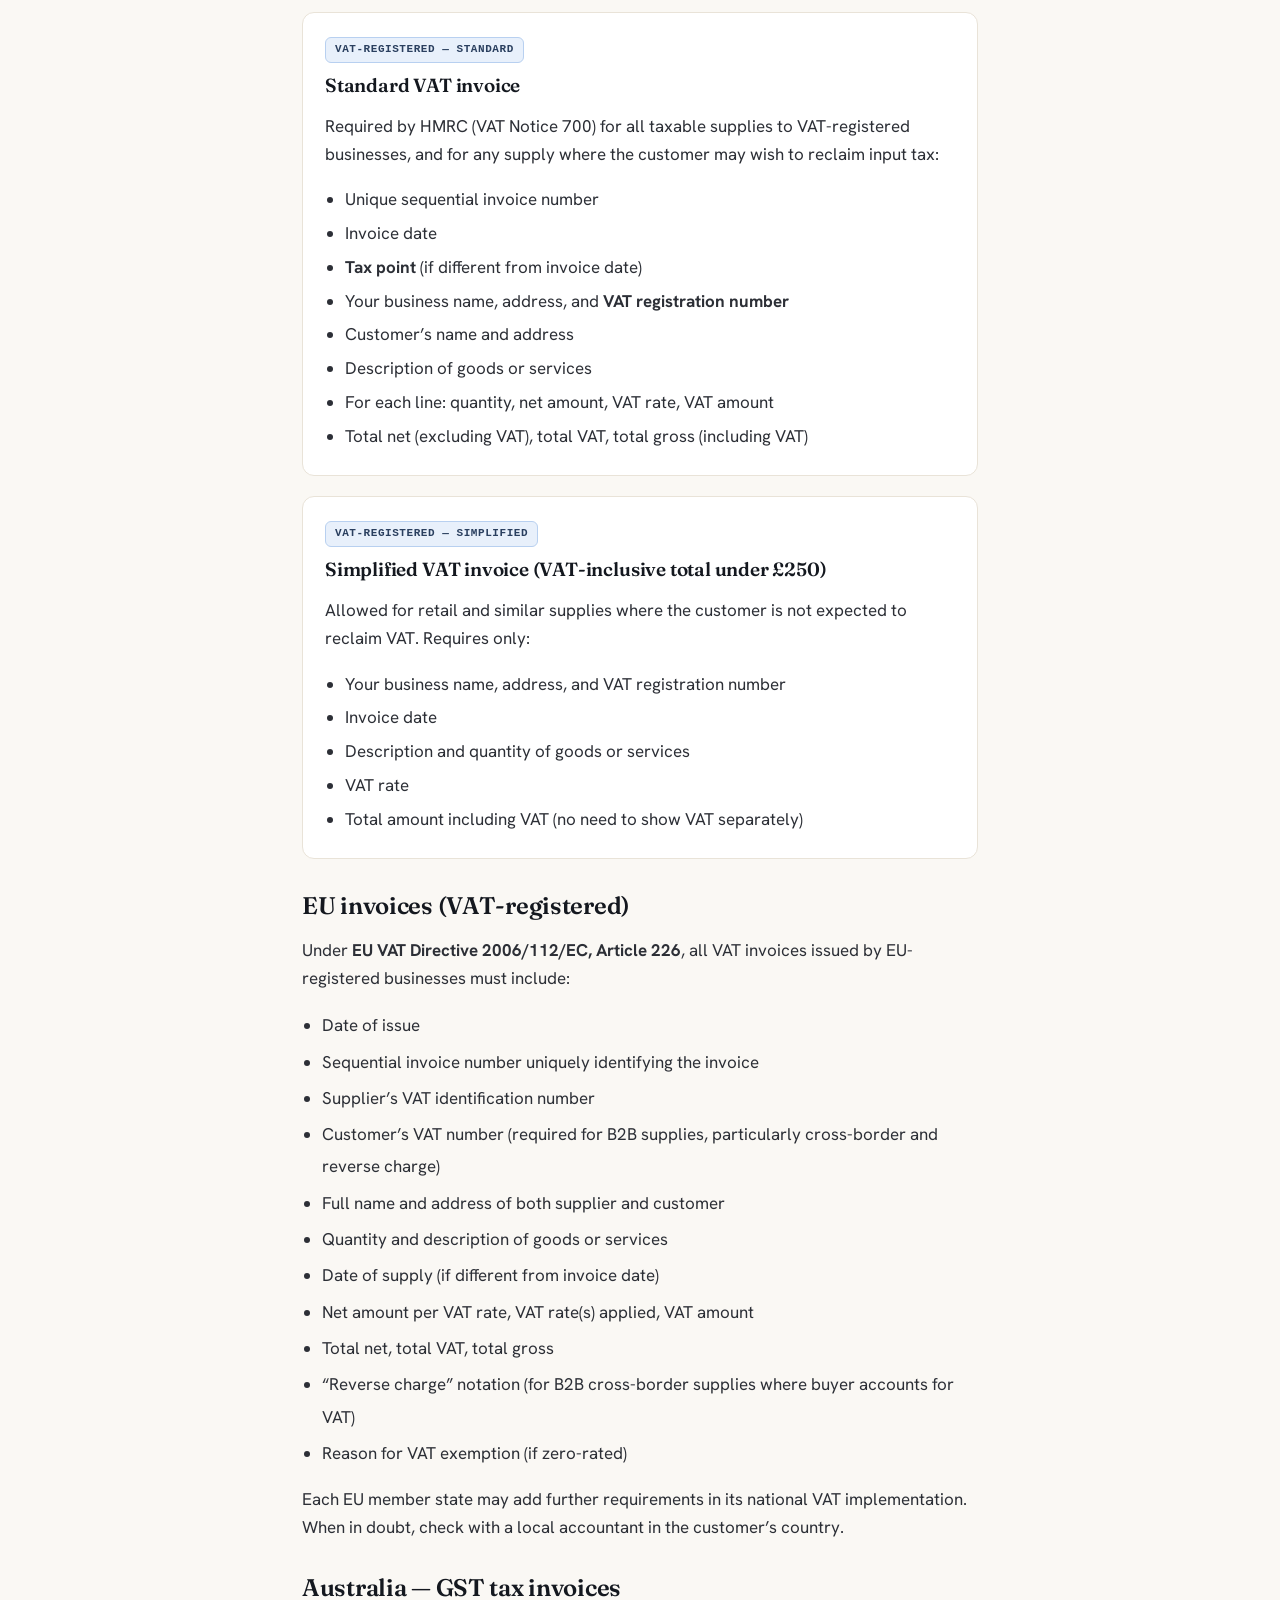
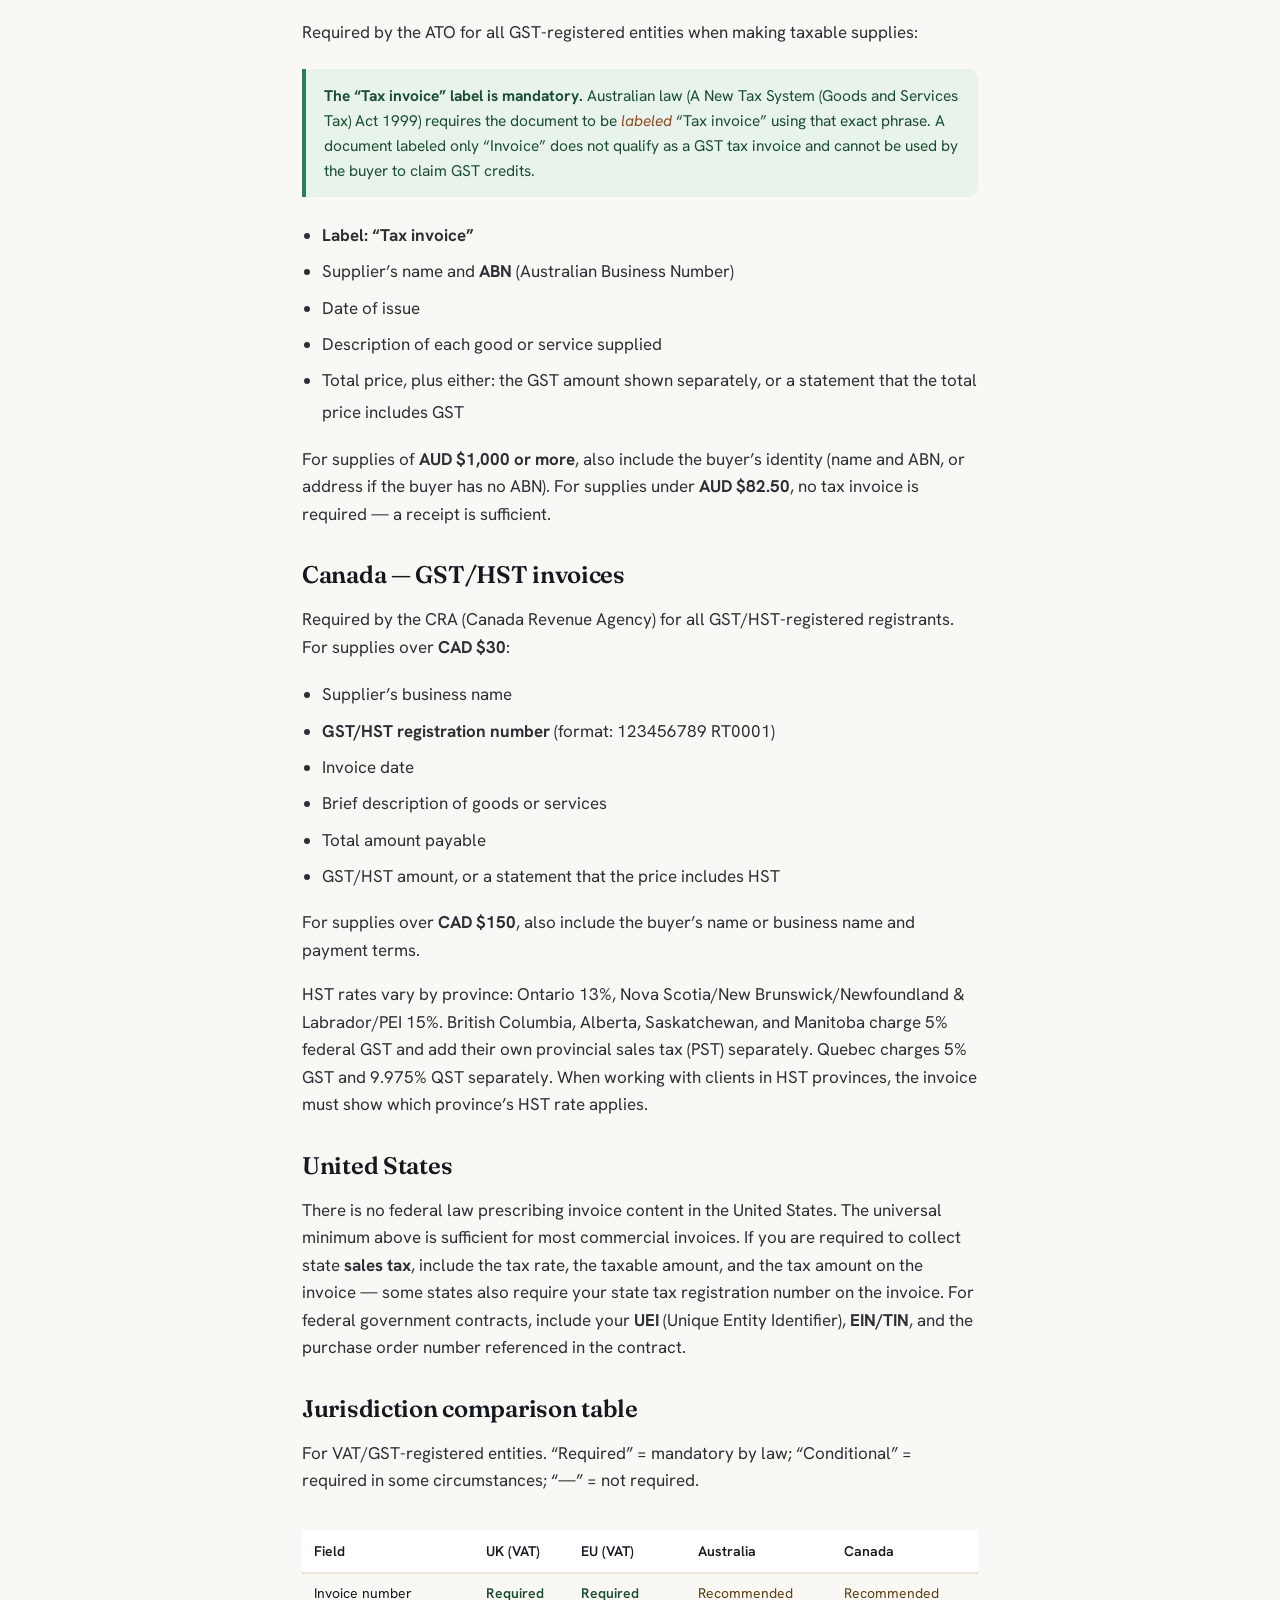
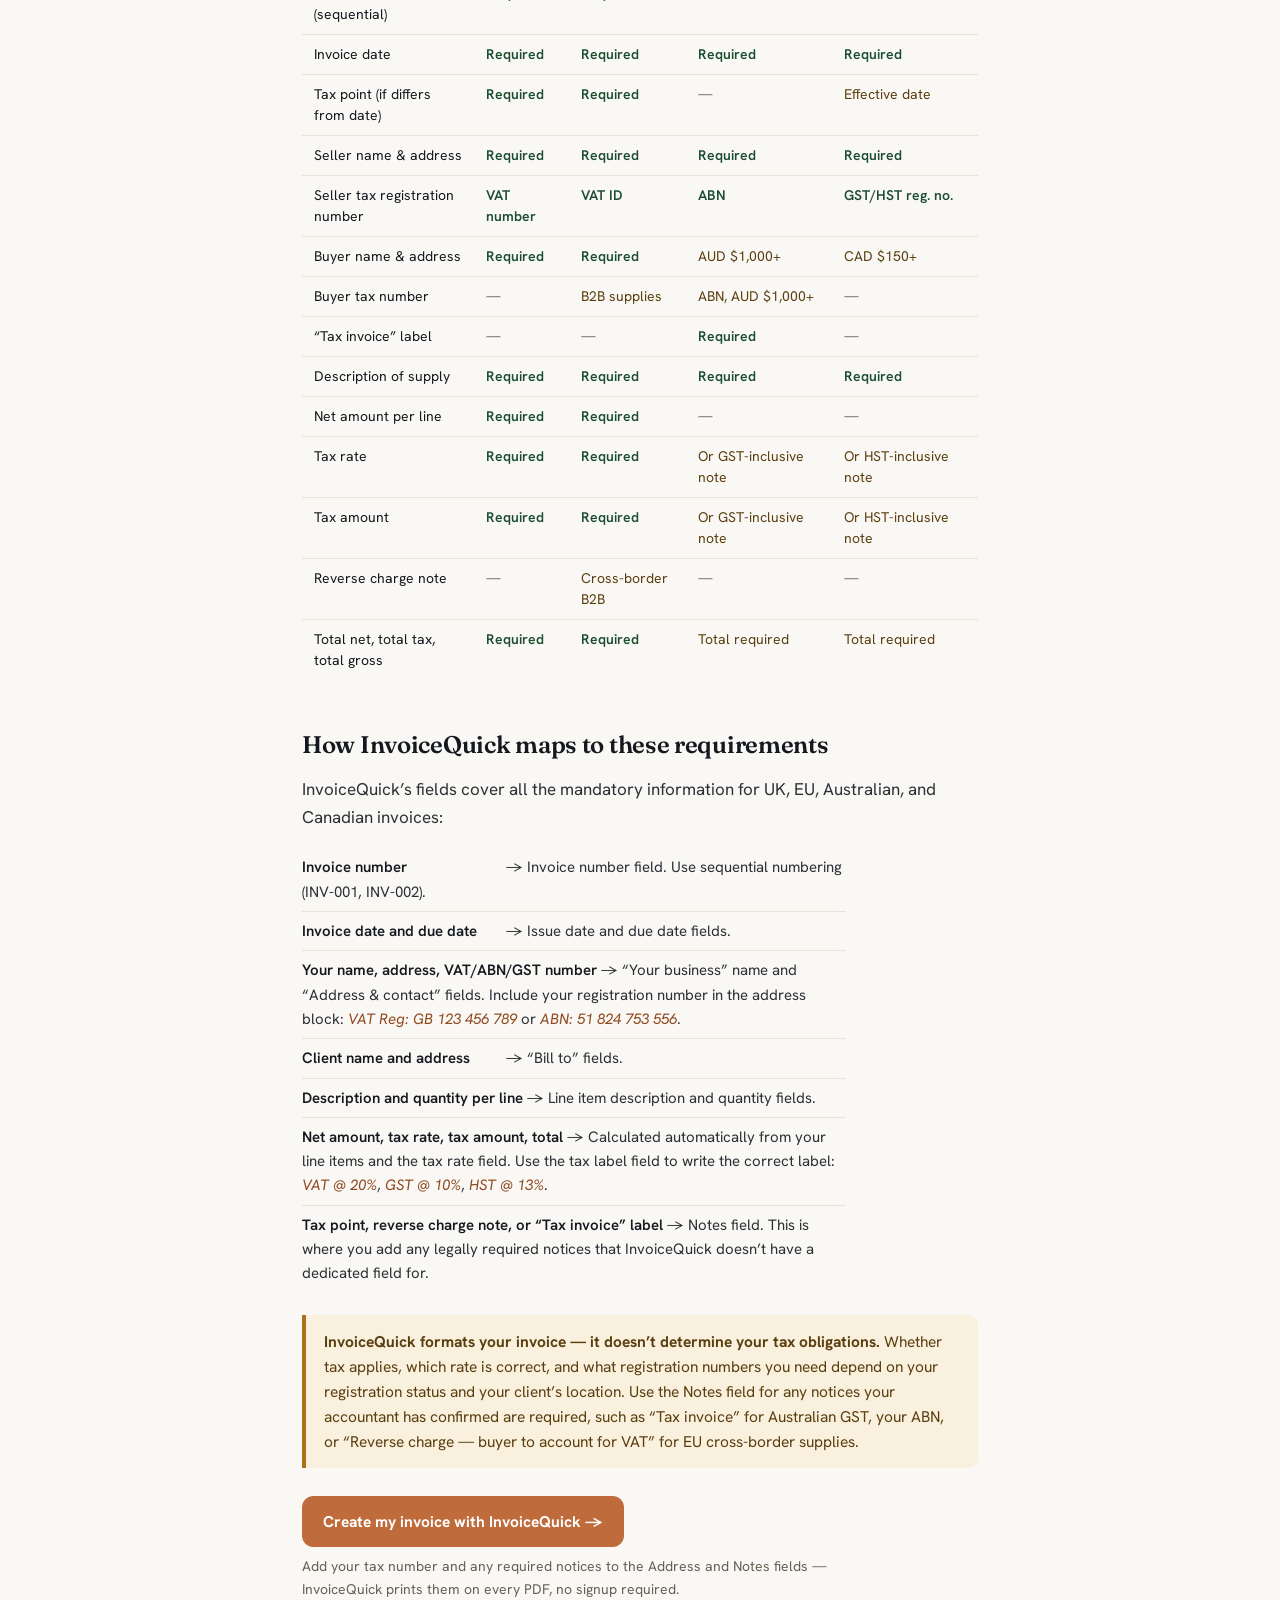
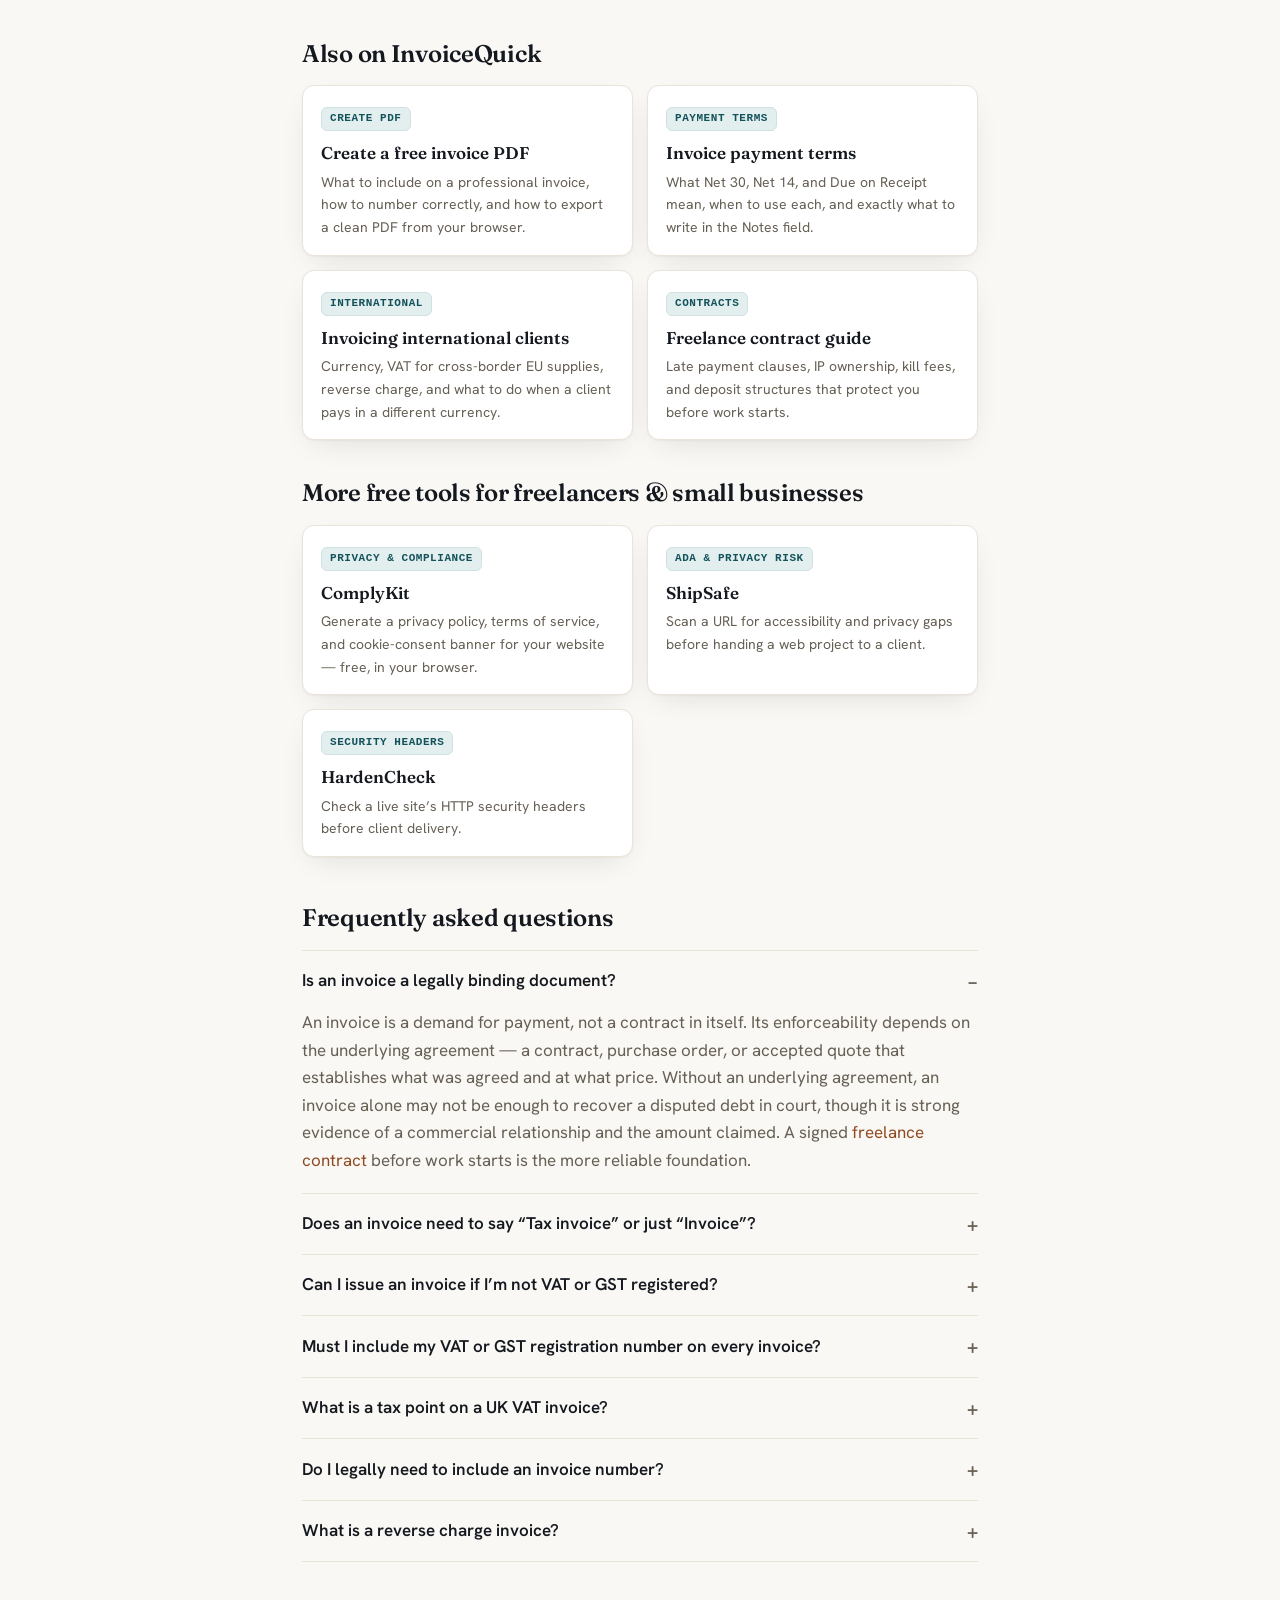
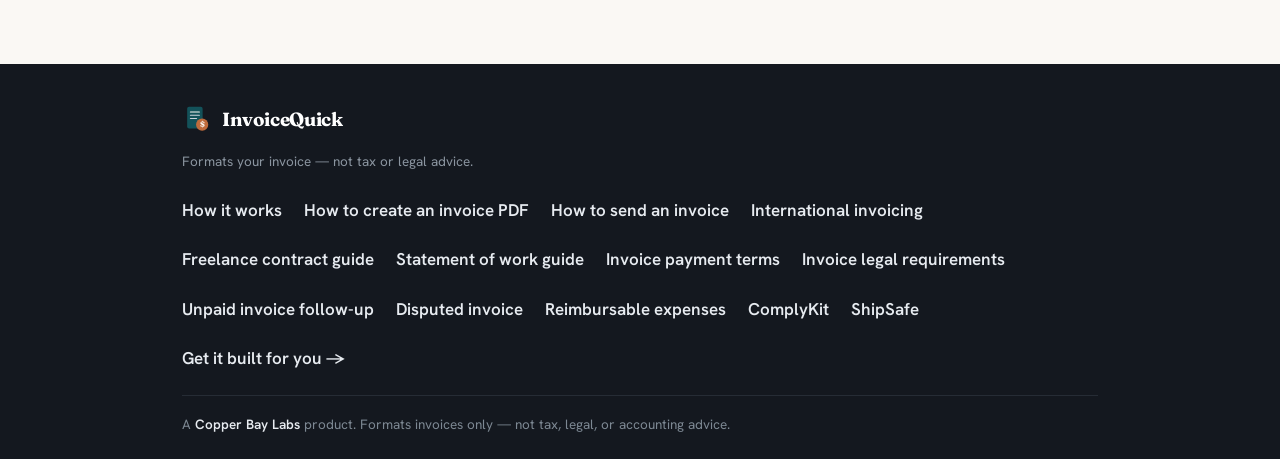
<file: guides/invoice-legal-requirements.html>
<!doctype html>
<html lang="en">
<head>
<meta charset="utf-8">
<meta name="viewport" content="width=device-width, initial-scale=1">
<title>Invoice Legal Requirements &mdash; What Must Be on an Invoice by Law (UK, EU, US, Australia)</title>
<meta name="description" content="Mandatory invoice fields by country: UK VAT invoices, EU tax invoices under Directive 2006/112/EC, Australian GST tax invoices, Canadian GST/HST invoices, and the US default. With a jurisdiction comparison table.">
<link rel="canonical" href="https://labs.copperbaytech.com/invoicequick/guides/invoice-legal-requirements.html">
<meta property="og:type" content="article">
<meta property="og:site_name" content="InvoiceQuick">
<meta property="og:title" content="Invoice Legal Requirements &mdash; What Must Be on an Invoice by Law">
<meta property="og:description" content="Mandatory invoice fields by country: UK VAT invoices, EU tax invoices, Australian GST tax invoices, Canadian GST/HST invoices. Jurisdiction comparison table and InvoiceQuick field mapping.">
<meta property="og:url" content="https://labs.copperbaytech.com/invoicequick/guides/invoice-legal-requirements.html">
<meta property="og:image" content="https://labs.copperbaytech.com/invoicequick/og-image.png">
<meta property="og:image:width" content="1200">
<meta property="og:image:height" content="630">
<meta name="twitter:card" content="summary_large_image">
<meta name="theme-color" content="#faf8f4">
<link rel="icon" href="../favicon.svg" type="image/svg+xml">
<link rel="apple-touch-icon" href="../apple-touch-icon.png">
<link rel="preconnect" href="https://fonts.googleapis.com">
<link rel="preconnect" href="https://fonts.gstatic.com" crossorigin>
<link href="https://fonts.googleapis.com/css2?family=Fraunces:opsz,wght@9..144,500;9..144,600;9..144,700&family=Hanken+Grotesk:wght@400;500;600;700&display=swap" rel="stylesheet">
<script type="application/ld+json">
{"@context":"https://schema.org","@graph":[{"@type":"Article","headline":"Invoice Legal Requirements — What Must Be on an Invoice by Law","description":"Mandatory invoice fields by country: UK VAT invoices, EU tax invoices under Directive 2006/112/EC, Australian GST tax invoices, Canadian GST/HST invoices, and the US default. With jurisdiction comparison table.","url":"https://labs.copperbaytech.com/invoicequick/guides/invoice-legal-requirements.html","datePublished":"2026-11-07","dateModified":"2026-11-07","publisher":{"@type":"Organization","name":"Copper Bay Labs","url":"https://labs.copperbaytech.com"},"mainEntityOfPage":{"@type":"WebPage","@id":"https://labs.copperbaytech.com/invoicequick/guides/invoice-legal-requirements.html"}},{"@type":"FAQPage","mainEntity":[{"@type":"Question","name":"Is an invoice a legally binding document?","acceptedAnswer":{"@type":"Answer","text":"An invoice is a demand for payment, not a contract in itself. Its enforceability depends on the underlying agreement — a contract, purchase order, or accepted quote that establishes what was agreed. Without an underlying agreement, an invoice alone may not be enough to recover a disputed debt in court, though it is strong evidence of a commercial relationship and the amount claimed."}},{"@type":"Question","name":"Does an invoice need to say 'Tax invoice' or just 'Invoice'?","acceptedAnswer":{"@type":"Answer","text":"In Australia, the ATO requires the exact words 'Tax invoice' on every GST tax invoice — 'Invoice' alone is not sufficient for GST purposes. In the UK and EU, the word 'Invoice' is standard; there is no legal requirement to say 'Tax invoice', though it is common practice. In Canada and the US, no specific wording is prescribed."}},{"@type":"Question","name":"Can I issue an invoice if I'm not VAT or GST registered?","acceptedAnswer":{"@type":"Answer","text":"Yes. A non-registered invoice — called a plain invoice or just an invoice — is a legal payment demand. It must not include a VAT or GST charge, and in the UK you must not display a VAT registration number you do not have. The required fields are fewer: your name and address, an invoice number, the date, the client's name, a description of the work, and the amount due."}},{"@type":"Question","name":"Must I include my VAT or GST registration number on every invoice?","acceptedAnswer":{"@type":"Answer","text":"Yes, if you are registered. In the UK, your VAT registration number must appear on every VAT invoice. In EU member states, your VAT ID is required on every VAT invoice. In Australia, your ABN must appear on every GST tax invoice. In Canada, your GST/HST registration number is required on every invoice where you charge GST/HST. If you are not registered, you must not include a registration number."}},{"@type":"Question","name":"What is a tax point on a UK VAT invoice?","acceptedAnswer":{"@type":"Answer","text":"The tax point is the date on which a VAT liability arises. For most services it is the earlier of the invoice date and the date payment is received. If your invoice date is different from the date the service was delivered or payment received, HMRC requires you to show the tax point separately so that the correct VAT period is clear. For simple invoices where the invoice date equals the supply date, the invoice date also serves as the tax point."}},{"@type":"Question","name":"Do I legally need to include an invoice number?","acceptedAnswer":{"@type":"Answer","text":"Yes, if you are VAT/GST-registered: sequential invoice numbering is required by UK HMRC, EU VAT rules, and Australian ATO rules. Even if you are not registered, sequential invoice numbers are strongly recommended for record-keeping, tax authority compliance audits, and practical reasons (clients need a reference number to process payment and both parties need a number to refer to in correspondence). Never reuse a number; gap-free sequential numbering is what auditors and accountants expect."}},{"@type":"Question","name":"What is a reverse charge invoice?","acceptedAnswer":{"@type":"Answer","text":"A reverse charge invoice is used in EU B2B transactions where the buyer, not the seller, is liable to account for VAT. This applies when a VAT-registered seller in one EU country supplies services to a VAT-registered business in another EU country. The seller issues an invoice showing the net amount with no VAT charged, and adds the note 'Reverse charge — buyer to account for VAT under Article 194/196 of Directive 2006/112/EC'. The buyer then declares the VAT in their own country's VAT return at the local rate. The seller must have the buyer's VAT number to apply the reverse charge."}}]}]}
</script>
<link rel="stylesheet" href="../styles.css?v=1">
<style>
  .doc .lede{font-size:clamp(17px,2.3vw,20px);color:var(--muted)}
  .doc h2{scroll-margin-top:80px}
  .doc h3{font-family:"Fraunces",Georgia,serif;font-weight:600;font-size:19px;margin:22px 0 6px;letter-spacing:-.01em}
  .toc{display:flex;flex-wrap:wrap;gap:10px;margin:22px 0 6px;padding:0;list-style:none}
  .toc a{display:inline-block;background:var(--surface);border:1px solid var(--line);border-radius:999px;padding:7px 14px;font-size:14px;font-weight:600;color:var(--muted)}
  .toc a:hover{border-color:var(--bay);color:var(--ink);text-decoration:none}
  .callout{background:var(--warn-bg);border-left:4px solid var(--warn);border-radius:0 10px 10px 0;padding:14px 18px;margin:22px 0;font-size:15.5px;color:#5a3e10}
  .callout.tip{background:var(--pass-bg);border-left-color:var(--pass);color:#1b4d30}
  .req-table{width:100%;border-collapse:collapse;margin:18px 0;font-size:14px}
  .req-table th{text-align:left;padding:10px 12px;background:var(--surface);border-bottom:2px solid var(--line);font-weight:600;white-space:nowrap}
  .req-table td{padding:9px 12px;border-bottom:1px solid var(--line);vertical-align:top;line-height:1.5}
  .req-table tr:last-child td{border-bottom:none}
  .req-table .yes{color:#1b4d30;font-weight:600}
  .req-table .cond{color:#5a3e10}
  .req-table .dash{color:var(--muted)}
  .fields-list{margin:14px 0;padding-left:0;list-style:none}
  .fields-list li{padding:7px 0 7px 0;border-bottom:1px solid var(--line);font-size:15px}
  .fields-list li:last-child{border-bottom:none}
  .fields-list strong{display:inline-block;min-width:200px;font-weight:600;color:var(--ink)}
  .country-block{border:1px solid var(--line);border-radius:12px;padding:20px 22px;margin:20px 0;background:var(--surface)}
  .country-block h3{margin:0 0 4px}
  .country-block .c-label{display:inline-block;font-family:ui-monospace,Menlo,Consolas,monospace;font-size:11px;font-weight:700;letter-spacing:.05em;text-transform:uppercase;border-radius:6px;padding:3px 9px;margin-bottom:12px;color:#2a3f5f;background:#e8f0fb;border:1px solid #b8d0f0}
  .country-block ul{margin:8px 0 0;padding-left:20px;line-height:1.75}
  .country-block li{margin-bottom:4px}
  .suite{display:grid;grid-template-columns:repeat(auto-fit,minmax(220px,1fr));gap:14px;margin:18px 0 6px}
  .suite a{display:block;background:var(--surface);border:1px solid var(--line);border-radius:12px;padding:16px 18px;box-shadow:var(--shadow);transition:box-shadow .15s,transform .15s,border-color .15s}
  .suite a:hover{text-decoration:none;box-shadow:var(--shadow-lift);transform:translateY(-2px);border-color:var(--line-2)}
  .suite .s-name{font-family:"Fraunces",serif;font-weight:600;font-size:17px;color:var(--ink);display:block;margin:0 0 4px}
  .suite p{color:var(--muted);font-size:14px;margin:0}
  .suite .s-tag{display:inline-block;margin-bottom:8px;font-family:ui-monospace,Menlo,Consolas,monospace;font-size:11px;font-weight:700;letter-spacing:.05em;text-transform:uppercase;color:var(--bay);background:var(--bay-tint,#e3eeef);border:1px solid #cfe1e3;border-radius:6px;padding:2px 8px}
  .faq-section{margin:18px 0}
  .faq-section details{border-bottom:1px solid var(--line);padding:14px 0}
  .faq-section details:first-child{border-top:1px solid var(--line)}
  .faq-section summary{font-weight:600;cursor:pointer;list-style:none;display:flex;justify-content:space-between;align-items:center;gap:12px}
  .faq-section summary::-webkit-details-marker{display:none}
  .faq-section summary::after{content:"+";font-size:20px;color:var(--muted);flex-shrink:0}
  .faq-section details[open] summary::after{content:"\2212"}
  .faq-section details p{margin:12px 0 4px;color:var(--muted)}
</style>
</head>
<body>
<a class="skip" href="#main">Skip to main content</a>

<header class="masthead" role="banner">
  <div class="wrap hdr-bar">
    <a class="brand" href="../" aria-label="InvoiceQuick &mdash; go to homepage">
      <svg class="mark" viewBox="0 0 64 64" aria-hidden="true">
        <rect x="11" y="6" width="33" height="46" rx="4" fill="#13525a"/>
        <line x1="18" y1="17" x2="37" y2="17" stroke="#faf8f4" stroke-width="2.4" stroke-linecap="round"/>
        <line x1="18" y1="24" x2="37" y2="24" stroke="#cbd2da" stroke-width="2.4" stroke-linecap="round"/>
        <line x1="18" y1="31" x2="31" y2="31" stroke="#cbd2da" stroke-width="2.4" stroke-linecap="round"/>
        <circle cx="43" cy="44" r="13" fill="#bf6b3c"/>
        <text x="43" y="49.4" font-family="Fraunces,Georgia,serif" font-size="17" font-weight="700" fill="#faf8f4" text-anchor="middle">$</text>
      </svg>
      <span class="wordmark">InvoiceQuick</span>
    </a>
    <nav class="nav" aria-label="Primary navigation">
      <a href="create-free-invoice-pdf.html">Create PDF guide</a>
      <a href="send-invoice-email.html">Send invoice guide</a>
      <a href="invoice-clients-international.html">International invoicing</a>
      <a href="freelance-contract-template.html">Freelance contract</a>
      <a href="statement-of-work-template.html">Statement of work</a>
      <a href="invoice-payment-terms.html">Payment terms</a>
      <a href="invoice-legal-requirements.html" aria-current="page">Legal requirements</a>
      <a href="follow-up-unpaid-invoice.html">Late invoices</a>
      <a href="handle-disputed-invoice.html">Disputed invoices</a>
      <a href="invoice-reimbursable-expenses.html">Reimbursable expenses</a>
      <a href="../">Make my invoice</a>
    </nav>
  </div>
</header>

<main id="main">
<article class="doc">
  <div class="wrap narrow">
    <p class="eyebrow" style="text-align:left">Invoice guide</p>
    <h1>Invoice Legal Requirements &mdash; What Must Be on an Invoice by Law</h1>
    <p class="lede">The word &ldquo;invoice&rdquo; has no single legal definition &mdash; but the fields you must include do. Those requirements vary significantly by country and by whether you&rsquo;re registered for VAT, GST, or HST. This guide covers the mandatory fields for UK, EU, Australian, Canadian, and US invoices, with a jurisdiction comparison table and a note on how InvoiceQuick maps to each requirement.</p>

    <div class="callout">
      <strong>Not legal advice.</strong> This guide describes the requirements of UK HMRC VAT Notice 700, EU VAT Directive 2006/112/EC, Australian ATO GST rules, and Canadian CRA guidelines accurately, but it is educational &mdash; not a legal opinion for your specific situation. Consult a qualified accountant or lawyer for advice on your obligations.
    </div>

    <ul class="toc" aria-label="On this page">
      <li><a href="#universal">Universal minimum</a></li>
      <li><a href="#uk">UK invoices</a></li>
      <li><a href="#eu">EU invoices</a></li>
      <li><a href="#australia">Australia</a></li>
      <li><a href="#canada">Canada</a></li>
      <li><a href="#us">United States</a></li>
      <li><a href="#comparison">Comparison table</a></li>
      <li><a href="#invoicequick">InvoiceQuick mapping</a></li>
      <li><a href="#faq">FAQ</a></li>
    </ul>

    <h2 id="universal">The universal minimum &mdash; what every invoice needs</h2>
    <p>Even where no specific law prescribes invoice content, these fields are required as a practical matter for an invoice to be enforceable and processable by any accounts payable department:</p>
    <ul style="margin:10px 0 10px 20px;padding:0;line-height:1.9">
      <li style="margin-bottom:4px"><strong>Invoice number</strong> &mdash; a unique, sequential reference number</li>
      <li style="margin-bottom:4px"><strong>Invoice date</strong> &mdash; the date you issued the invoice</li>
      <li style="margin-bottom:4px"><strong>Your name and business address</strong></li>
      <li style="margin-bottom:4px"><strong>Client&rsquo;s name and address</strong></li>
      <li style="margin-bottom:4px"><strong>Description of goods or services</strong> &mdash; specific enough to identify what was supplied</li>
      <li style="margin-bottom:4px"><strong>Total amount due and currency</strong></li>
      <li style="margin-bottom:4px"><strong>Payment instructions</strong> &mdash; bank details, payment method, or due date</li>
    </ul>
    <p>The country-specific requirements below add fields on top of this baseline, primarily for tax purposes.</p>

    <h2 id="uk">UK invoices</h2>

    <div class="country-block">
      <span class="c-label">Not VAT-registered</span>
      <h3>Non-VAT invoice</h3>
      <p>No legally prescribed format under UK law for businesses below the VAT threshold (&pound;90,000 taxable turnover). The universal minimum above is sufficient. You <strong>must not</strong> display a VAT number or charge VAT if you are not registered.</p>
    </div>

    <div class="country-block">
      <span class="c-label">VAT-registered &mdash; standard</span>
      <h3>Standard VAT invoice</h3>
      <p>Required by HMRC (VAT Notice 700) for all taxable supplies to VAT-registered businesses, and for any supply where the customer may wish to reclaim input tax:</p>
      <ul>
        <li>Unique sequential invoice number</li>
        <li>Invoice date</li>
        <li><strong>Tax point</strong> (if different from invoice date)</li>
        <li>Your business name, address, and <strong>VAT registration number</strong></li>
        <li>Customer&rsquo;s name and address</li>
        <li>Description of goods or services</li>
        <li>For each line: quantity, net amount, VAT rate, VAT amount</li>
        <li>Total net (excluding VAT), total VAT, total gross (including VAT)</li>
      </ul>
    </div>

    <div class="country-block">
      <span class="c-label">VAT-registered &mdash; simplified</span>
      <h3>Simplified VAT invoice (VAT-inclusive total under &pound;250)</h3>
      <p>Allowed for retail and similar supplies where the customer is not expected to reclaim VAT. Requires only:</p>
      <ul>
        <li>Your business name, address, and VAT registration number</li>
        <li>Invoice date</li>
        <li>Description and quantity of goods or services</li>
        <li>VAT rate</li>
        <li>Total amount including VAT (no need to show VAT separately)</li>
      </ul>
    </div>

    <h2 id="eu">EU invoices (VAT-registered)</h2>
    <p>Under <strong>EU VAT Directive 2006/112/EC, Article 226</strong>, all VAT invoices issued by EU-registered businesses must include:</p>
    <ul style="margin:10px 0 10px 20px;padding:0;line-height:1.9">
      <li style="margin-bottom:4px">Date of issue</li>
      <li style="margin-bottom:4px">Sequential invoice number uniquely identifying the invoice</li>
      <li style="margin-bottom:4px">Supplier&rsquo;s VAT identification number</li>
      <li style="margin-bottom:4px">Customer&rsquo;s VAT number (required for B2B supplies, particularly cross-border and reverse charge)</li>
      <li style="margin-bottom:4px">Full name and address of both supplier and customer</li>
      <li style="margin-bottom:4px">Quantity and description of goods or services</li>
      <li style="margin-bottom:4px">Date of supply (if different from invoice date)</li>
      <li style="margin-bottom:4px">Net amount per VAT rate, VAT rate(s) applied, VAT amount</li>
      <li style="margin-bottom:4px">Total net, total VAT, total gross</li>
      <li style="margin-bottom:4px">&ldquo;Reverse charge&rdquo; notation (for B2B cross-border supplies where buyer accounts for VAT)</li>
      <li style="margin-bottom:4px">Reason for VAT exemption (if zero-rated)</li>
    </ul>
    <p>Each EU member state may add further requirements in its national VAT implementation. When in doubt, check with a local accountant in the customer&rsquo;s country.</p>

    <h2 id="australia">Australia &mdash; GST tax invoices</h2>
    <p>Required by the ATO for all GST-registered entities when making taxable supplies:</p>

    <div class="callout tip">
      <strong>The &ldquo;Tax invoice&rdquo; label is mandatory.</strong> Australian law (A New Tax System (Goods and Services Tax) Act 1999) requires the document to be <em>labeled</em> &ldquo;Tax invoice&rdquo; using that exact phrase. A document labeled only &ldquo;Invoice&rdquo; does not qualify as a GST tax invoice and cannot be used by the buyer to claim GST credits.
    </div>

    <ul style="margin:10px 0 10px 20px;padding:0;line-height:1.9">
      <li style="margin-bottom:4px"><strong>Label: &ldquo;Tax invoice&rdquo;</strong></li>
      <li style="margin-bottom:4px">Supplier&rsquo;s name and <strong>ABN</strong> (Australian Business Number)</li>
      <li style="margin-bottom:4px">Date of issue</li>
      <li style="margin-bottom:4px">Description of each good or service supplied</li>
      <li style="margin-bottom:4px">Total price, plus either: the GST amount shown separately, or a statement that the total price includes GST</li>
    </ul>

    <p>For supplies of <strong>AUD $1,000 or more</strong>, also include the buyer&rsquo;s identity (name and ABN, or address if the buyer has no ABN). For supplies under <strong>AUD $82.50</strong>, no tax invoice is required &mdash; a receipt is sufficient.</p>

    <h2 id="canada">Canada &mdash; GST/HST invoices</h2>
    <p>Required by the CRA (Canada Revenue Agency) for all GST/HST-registered registrants. For supplies over <strong>CAD $30</strong>:</p>
    <ul style="margin:10px 0 10px 20px;padding:0;line-height:1.9">
      <li style="margin-bottom:4px">Supplier&rsquo;s business name</li>
      <li style="margin-bottom:4px"><strong>GST/HST registration number</strong> (format: 123456789 RT0001)</li>
      <li style="margin-bottom:4px">Invoice date</li>
      <li style="margin-bottom:4px">Brief description of goods or services</li>
      <li style="margin-bottom:4px">Total amount payable</li>
      <li style="margin-bottom:4px">GST/HST amount, or a statement that the price includes HST</li>
    </ul>
    <p>For supplies over <strong>CAD $150</strong>, also include the buyer&rsquo;s name or business name and payment terms.</p>
    <p>HST rates vary by province: Ontario 13%, Nova Scotia/New Brunswick/Newfoundland &amp; Labrador/PEI 15%. British Columbia, Alberta, Saskatchewan, and Manitoba charge 5% federal GST and add their own provincial sales tax (PST) separately. Quebec charges 5% GST and 9.975% QST separately. When working with clients in HST provinces, the invoice must show which province&rsquo;s HST rate applies.</p>

    <h2 id="us">United States</h2>
    <p>There is no federal law prescribing invoice content in the United States. The universal minimum above is sufficient for most commercial invoices. If you are required to collect state <strong>sales tax</strong>, include the tax rate, the taxable amount, and the tax amount on the invoice &mdash; some states also require your state tax registration number on the invoice. For federal government contracts, include your <strong>UEI</strong> (Unique Entity Identifier), <strong>EIN/TIN</strong>, and the purchase order number referenced in the contract.</p>

    <h2 id="comparison">Jurisdiction comparison table</h2>
    <p>For VAT/GST-registered entities. &ldquo;Required&rdquo; = mandatory by law; &ldquo;Conditional&rdquo; = required in some circumstances; &ldquo;&mdash;&rdquo; = not required.</p>

    <div style="overflow-x:auto;margin:0 0 24px">
    <table class="req-table">
      <thead>
        <tr>
          <th>Field</th>
          <th>UK (VAT)</th>
          <th>EU (VAT)</th>
          <th>Australia</th>
          <th>Canada</th>
        </tr>
      </thead>
      <tbody>
        <tr>
          <td>Invoice number (sequential)</td>
          <td class="yes">Required</td>
          <td class="yes">Required</td>
          <td class="cond">Recommended</td>
          <td class="cond">Recommended</td>
        </tr>
        <tr>
          <td>Invoice date</td>
          <td class="yes">Required</td>
          <td class="yes">Required</td>
          <td class="yes">Required</td>
          <td class="yes">Required</td>
        </tr>
        <tr>
          <td>Tax point (if differs from date)</td>
          <td class="yes">Required</td>
          <td class="yes">Required</td>
          <td class="dash">&mdash;</td>
          <td class="cond">Effective date</td>
        </tr>
        <tr>
          <td>Seller name &amp; address</td>
          <td class="yes">Required</td>
          <td class="yes">Required</td>
          <td class="yes">Required</td>
          <td class="yes">Required</td>
        </tr>
        <tr>
          <td>Seller tax registration number</td>
          <td class="yes">VAT number</td>
          <td class="yes">VAT ID</td>
          <td class="yes">ABN</td>
          <td class="yes">GST/HST reg. no.</td>
        </tr>
        <tr>
          <td>Buyer name &amp; address</td>
          <td class="yes">Required</td>
          <td class="yes">Required</td>
          <td class="cond">AUD $1,000+</td>
          <td class="cond">CAD $150+</td>
        </tr>
        <tr>
          <td>Buyer tax number</td>
          <td class="dash">&mdash;</td>
          <td class="cond">B2B supplies</td>
          <td class="cond">ABN, AUD $1,000+</td>
          <td class="dash">&mdash;</td>
        </tr>
        <tr>
          <td>&ldquo;Tax invoice&rdquo; label</td>
          <td class="dash">&mdash;</td>
          <td class="dash">&mdash;</td>
          <td class="yes">Required</td>
          <td class="dash">&mdash;</td>
        </tr>
        <tr>
          <td>Description of supply</td>
          <td class="yes">Required</td>
          <td class="yes">Required</td>
          <td class="yes">Required</td>
          <td class="yes">Required</td>
        </tr>
        <tr>
          <td>Net amount per line</td>
          <td class="yes">Required</td>
          <td class="yes">Required</td>
          <td class="dash">&mdash;</td>
          <td class="dash">&mdash;</td>
        </tr>
        <tr>
          <td>Tax rate</td>
          <td class="yes">Required</td>
          <td class="yes">Required</td>
          <td class="cond">Or GST-inclusive note</td>
          <td class="cond">Or HST-inclusive note</td>
        </tr>
        <tr>
          <td>Tax amount</td>
          <td class="yes">Required</td>
          <td class="yes">Required</td>
          <td class="cond">Or GST-inclusive note</td>
          <td class="cond">Or HST-inclusive note</td>
        </tr>
        <tr>
          <td>Reverse charge note</td>
          <td class="dash">&mdash;</td>
          <td class="cond">Cross-border B2B</td>
          <td class="dash">&mdash;</td>
          <td class="dash">&mdash;</td>
        </tr>
        <tr>
          <td>Total net, total tax, total gross</td>
          <td class="yes">Required</td>
          <td class="yes">Required</td>
          <td class="cond">Total required</td>
          <td class="cond">Total required</td>
        </tr>
      </tbody>
    </table>
    </div>

    <h2 id="invoicequick">How InvoiceQuick maps to these requirements</h2>
    <p>InvoiceQuick&rsquo;s fields cover all the mandatory information for UK, EU, Australian, and Canadian invoices:</p>

    <ul class="fields-list">
      <li><strong>Invoice number</strong> &rarr; Invoice number field. Use sequential numbering (INV-001, INV-002).</li>
      <li><strong>Invoice date and due date</strong> &rarr; Issue date and due date fields.</li>
      <li><strong>Your name, address, VAT/ABN/GST number</strong> &rarr; &ldquo;Your business&rdquo; name and &ldquo;Address &amp; contact&rdquo; fields. Include your registration number in the address block: <em>VAT Reg: GB 123 456 789</em> or <em>ABN: 51 824 753 556</em>.</li>
      <li><strong>Client name and address</strong> &rarr; &ldquo;Bill to&rdquo; fields.</li>
      <li><strong>Description and quantity per line</strong> &rarr; Line item description and quantity fields.</li>
      <li><strong>Net amount, tax rate, tax amount, total</strong> &rarr; Calculated automatically from your line items and the tax rate field. Use the tax label field to write the correct label: <em>VAT @ 20%</em>, <em>GST @ 10%</em>, <em>HST @ 13%</em>.</li>
      <li><strong>Tax point, reverse charge note, or &ldquo;Tax invoice&rdquo; label</strong> &rarr; Notes field. This is where you add any legally required notices that InvoiceQuick doesn&rsquo;t have a dedicated field for.</li>
    </ul>

    <div class="callout">
      <strong>InvoiceQuick formats your invoice &mdash; it doesn&rsquo;t determine your tax obligations.</strong> Whether tax applies, which rate is correct, and what registration numbers you need depend on your registration status and your client&rsquo;s location. Use the Notes field for any notices your accountant has confirmed are required, such as &ldquo;Tax invoice&rdquo; for Australian GST, your ABN, or &ldquo;Reverse charge &mdash; buyer to account for VAT&rdquo; for EU cross-border supplies.
    </div>

    <p style="margin:28px 0 8px"><a class="btn primary" href="../">Create my invoice with InvoiceQuick &rarr;</a></p>
    <p style="font-size:14px;color:var(--muted);margin:0 0 32px">Add your tax number and any required notices to the Address and Notes fields &mdash; InvoiceQuick prints them on every PDF, no signup required.</p>

    <h2 style="margin-top:40px">Also on InvoiceQuick</h2>
    <div class="suite">
      <a href="create-free-invoice-pdf.html">
        <span class="s-tag">Create PDF</span>
        <span class="s-name">Create a free invoice PDF</span>
        <p>What to include on a professional invoice, how to number correctly, and how to export a clean PDF from your browser.</p>
      </a>
      <a href="invoice-payment-terms.html">
        <span class="s-tag">Payment terms</span>
        <span class="s-name">Invoice payment terms</span>
        <p>What Net 30, Net 14, and Due on Receipt mean, when to use each, and exactly what to write in the Notes field.</p>
      </a>
      <a href="invoice-clients-international.html">
        <span class="s-tag">International</span>
        <span class="s-name">Invoicing international clients</span>
        <p>Currency, VAT for cross-border EU supplies, reverse charge, and what to do when a client pays in a different currency.</p>
      </a>
      <a href="freelance-contract-template.html">
        <span class="s-tag">Contracts</span>
        <span class="s-name">Freelance contract guide</span>
        <p>Late payment clauses, IP ownership, kill fees, and deposit structures that protect you before work starts.</p>
      </a>
    </div>

    <h2 style="margin-top:40px">More free tools for freelancers &amp; small businesses</h2>
    <div class="suite">
      <a href="https://labs.copperbaytech.com/complykit/" target="_blank" rel="noopener noreferrer">
        <span class="s-tag">Privacy &amp; compliance</span>
        <span class="s-name">ComplyKit</span>
        <p>Generate a privacy policy, terms of service, and cookie-consent banner for your website &mdash; free, in your browser.</p>
      </a>
      <a href="https://labs.copperbaytech.com/shipsafe/" target="_blank" rel="noopener noreferrer">
        <span class="s-tag">ADA &amp; privacy risk</span>
        <span class="s-name">ShipSafe</span>
        <p>Scan a URL for accessibility and privacy gaps before handing a web project to a client.</p>
      </a>
      <a href="https://labs.copperbaytech.com/hardencheck/" target="_blank" rel="noopener noreferrer">
        <span class="s-tag">Security headers</span>
        <span class="s-name">HardenCheck</span>
        <p>Check a live site&rsquo;s HTTP security headers before client delivery.</p>
      </a>
    </div>

    <h2 id="faq" style="margin-top:48px">Frequently asked questions</h2>
    <div class="faq-section">
      <details open>
        <summary>Is an invoice a legally binding document?</summary>
        <p>An invoice is a demand for payment, not a contract in itself. Its enforceability depends on the underlying agreement &mdash; a contract, purchase order, or accepted quote that establishes what was agreed and at what price. Without an underlying agreement, an invoice alone may not be enough to recover a disputed debt in court, though it is strong evidence of a commercial relationship and the amount claimed. A signed <a href="freelance-contract-template.html">freelance contract</a> before work starts is the more reliable foundation.</p>
      </details>
      <details>
        <summary>Does an invoice need to say &ldquo;Tax invoice&rdquo; or just &ldquo;Invoice&rdquo;?</summary>
        <p>In <strong>Australia</strong>, the ATO requires the exact phrase &ldquo;Tax invoice&rdquo; on every GST tax invoice &mdash; &ldquo;Invoice&rdquo; alone is not sufficient for GST credit purposes. In the <strong>UK</strong> and <strong>EU</strong>, &ldquo;Invoice&rdquo; is the standard label; there is no legal requirement to say &ldquo;Tax invoice,&rdquo; though it is common practice. In <strong>Canada</strong> and the <strong>US</strong>, no specific label wording is prescribed. For Australian invoices, add &ldquo;Tax invoice&rdquo; to the top of your InvoiceQuick PDF using the Notes field, or include it in your business name line.</p>
      </details>
      <details>
        <summary>Can I issue an invoice if I&rsquo;m not VAT or GST registered?</summary>
        <p>Yes. A non-registered invoice &mdash; sometimes called a plain invoice or commercial invoice &mdash; is a valid legal payment demand. It must not include a VAT or GST charge, and in the UK you must not display a VAT registration number you do not have. The required fields are fewer: your name and address, an invoice number, the date, the client&rsquo;s name, a description of the work, and the total amount due. InvoiceQuick works for non-registered invoices &mdash; simply leave the tax rate at 0% and do not add a VAT or GST number to your address block.</p>
      </details>
      <details>
        <summary>Must I include my VAT or GST registration number on every invoice?</summary>
        <p>Yes, if you are registered. In the <strong>UK</strong>, your VAT registration number must appear on every VAT invoice. In <strong>EU</strong> member states, your VAT ID is required on every VAT invoice you issue. In <strong>Australia</strong>, your ABN must appear on every GST tax invoice. In <strong>Canada</strong>, your GST/HST registration number is required on every invoice where you charge GST/HST. If you are not registered, do not include a registration number &mdash; issuing a document that shows a VAT or GST charge without being registered is a criminal offence in most jurisdictions.</p>
      </details>
      <details>
        <summary>What is a tax point on a UK VAT invoice?</summary>
        <p>The tax point is the date on which a VAT liability arises and determines which VAT period the tax falls into. For most services, the basic tax point is the date the service is completed; for goods, it is the date of delivery. The <em>actual</em> tax point is typically the earlier of: the invoice date and the date payment is received. If your invoice date differs from the date the supply was made or payment was received, HMRC requires you to show the tax point separately so the correct VAT quarter is clear. For simple, same-period invoices where the invoice date equals the supply date, the invoice date also serves as the tax point and no separate entry is needed.</p>
      </details>
      <details>
        <summary>Do I legally need to include an invoice number?</summary>
        <p>Yes if you are VAT/GST-registered: UK HMRC, EU VAT rules, and Australian ATO rules all require a unique sequential invoice number on every tax invoice. Even for non-registered businesses, sequential invoice numbers are strongly recommended &mdash; they are what auditors and accounts payable departments expect, they create a gap-free paper trail, and they give both parties a reference number for correspondence. Never reuse an invoice number; cancelled invoices should be voided with a note, not recycled.</p>
      </details>
      <details>
        <summary>What is a reverse charge invoice?</summary>
        <p>A reverse charge invoice is used in EU B2B transactions where the buyer, not the seller, accounts for VAT. This applies when a VAT-registered seller in one EU country supplies services to a VAT-registered business in a different EU country. The seller issues an invoice showing the net amount with no VAT charged, and adds the note: &ldquo;Reverse charge &mdash; buyer to account for VAT under Article 194/196 of Directive 2006/112/EC.&rdquo; The buyer declares the VAT in their own country&rsquo;s VAT return at the local rate. The seller must have the buyer&rsquo;s VAT number to validly apply the reverse charge. In InvoiceQuick, set the tax rate to 0% and add the reverse charge note to the Notes field.</p>
      </details>
    </div>
  </div>
</article>
</main>

<footer class="footer" role="contentinfo">
  <div class="wrap foot">
    <div>
      <a class="brand small" href="../" aria-label="InvoiceQuick &mdash; homepage">
        <svg class="mark" viewBox="0 0 64 64" aria-hidden="true">
          <rect x="11" y="6" width="33" height="46" rx="4" fill="#13525a"/>
          <line x1="18" y1="17" x2="37" y2="17" stroke="#faf8f4" stroke-width="2.4" stroke-linecap="round"/>
          <line x1="18" y1="24" x2="37" y2="24" stroke="#cbd2da" stroke-width="2.4" stroke-linecap="round"/>
          <line x1="18" y1="31" x2="31" y2="31" stroke="#cbd2da" stroke-width="2.4" stroke-linecap="round"/>
          <circle cx="43" cy="44" r="13" fill="#bf6b3c"/>
          <text x="43" y="49.4" font-family="Fraunces,Georgia,serif" font-size="17" font-weight="700" fill="#faf8f4" text-anchor="middle">$</text>
        </svg>
        <span class="wordmark">InvoiceQuick</span>
      </a>
      <p class="fine">Formats your invoice &mdash; not tax or legal advice.</p>
    </div>
    <nav class="foot-nav" aria-label="Footer navigation">
      <a href="../about.html">How it works</a>
      <a href="create-free-invoice-pdf.html">How to create an invoice PDF</a>
      <a href="send-invoice-email.html">How to send an invoice</a>
      <a href="invoice-clients-international.html">International invoicing</a>
      <a href="freelance-contract-template.html">Freelance contract guide</a>
      <a href="statement-of-work-template.html">Statement of work guide</a>
      <a href="invoice-payment-terms.html">Invoice payment terms</a>
      <a href="invoice-legal-requirements.html" aria-current="page">Invoice legal requirements</a>
      <a href="follow-up-unpaid-invoice.html">Unpaid invoice follow-up</a>
      <a href="handle-disputed-invoice.html">Disputed invoice</a>
      <a href="invoice-reimbursable-expenses.html">Reimbursable expenses</a>
      <a href="https://labs.copperbaytech.com/complykit/" target="_blank" rel="noopener noreferrer">ComplyKit</a>
      <a href="https://labs.copperbaytech.com/shipsafe/" target="_blank" rel="noopener noreferrer">ShipSafe</a>
      <a href="https://copperbaytech.com" target="_blank" rel="noopener noreferrer">Get it built for you &rarr;</a>
    </nav>
  </div>
  <div class="wrap">
    <p class="madeby">A <a href="https://copperbaytech.com" target="_blank" rel="noopener noreferrer">Copper Bay Labs</a> product. Formats invoices only &mdash; not tax, legal, or accounting advice.</p>
  </div>
</footer>

</body>
</html>
</file>
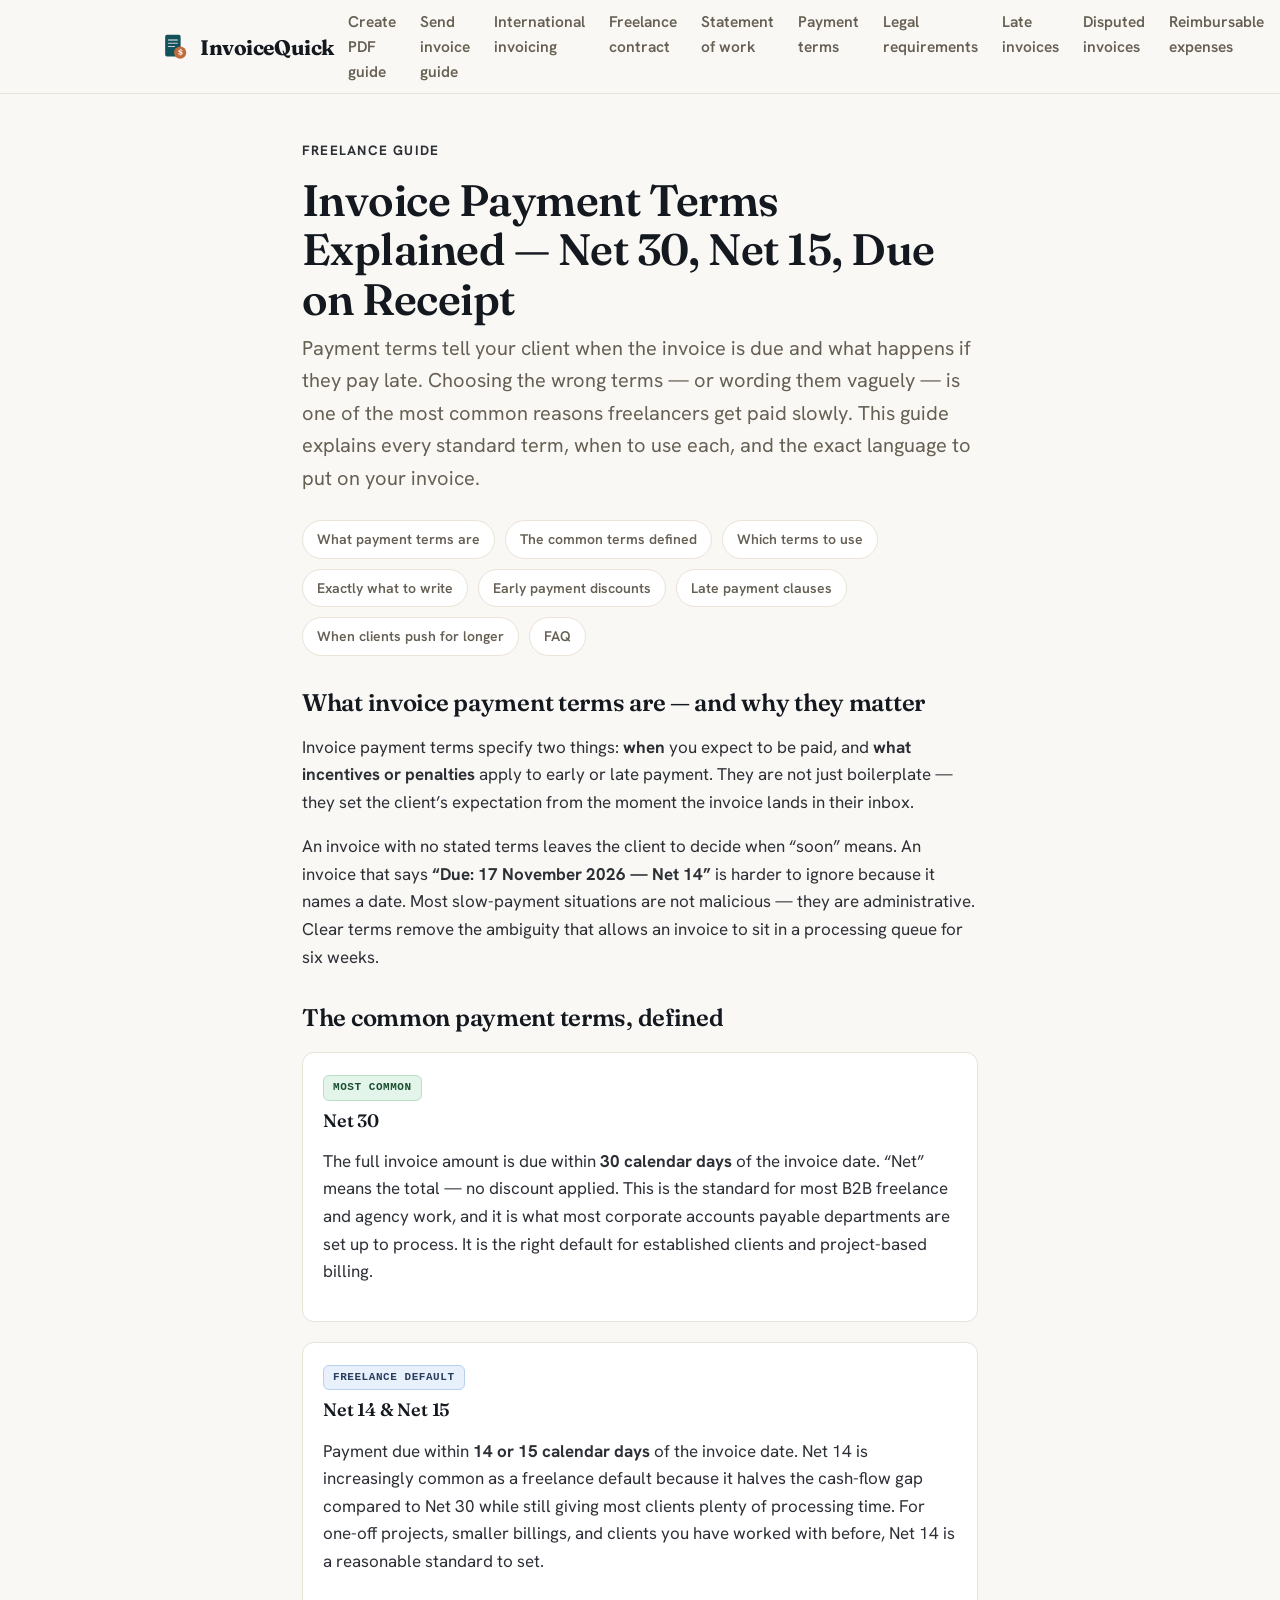
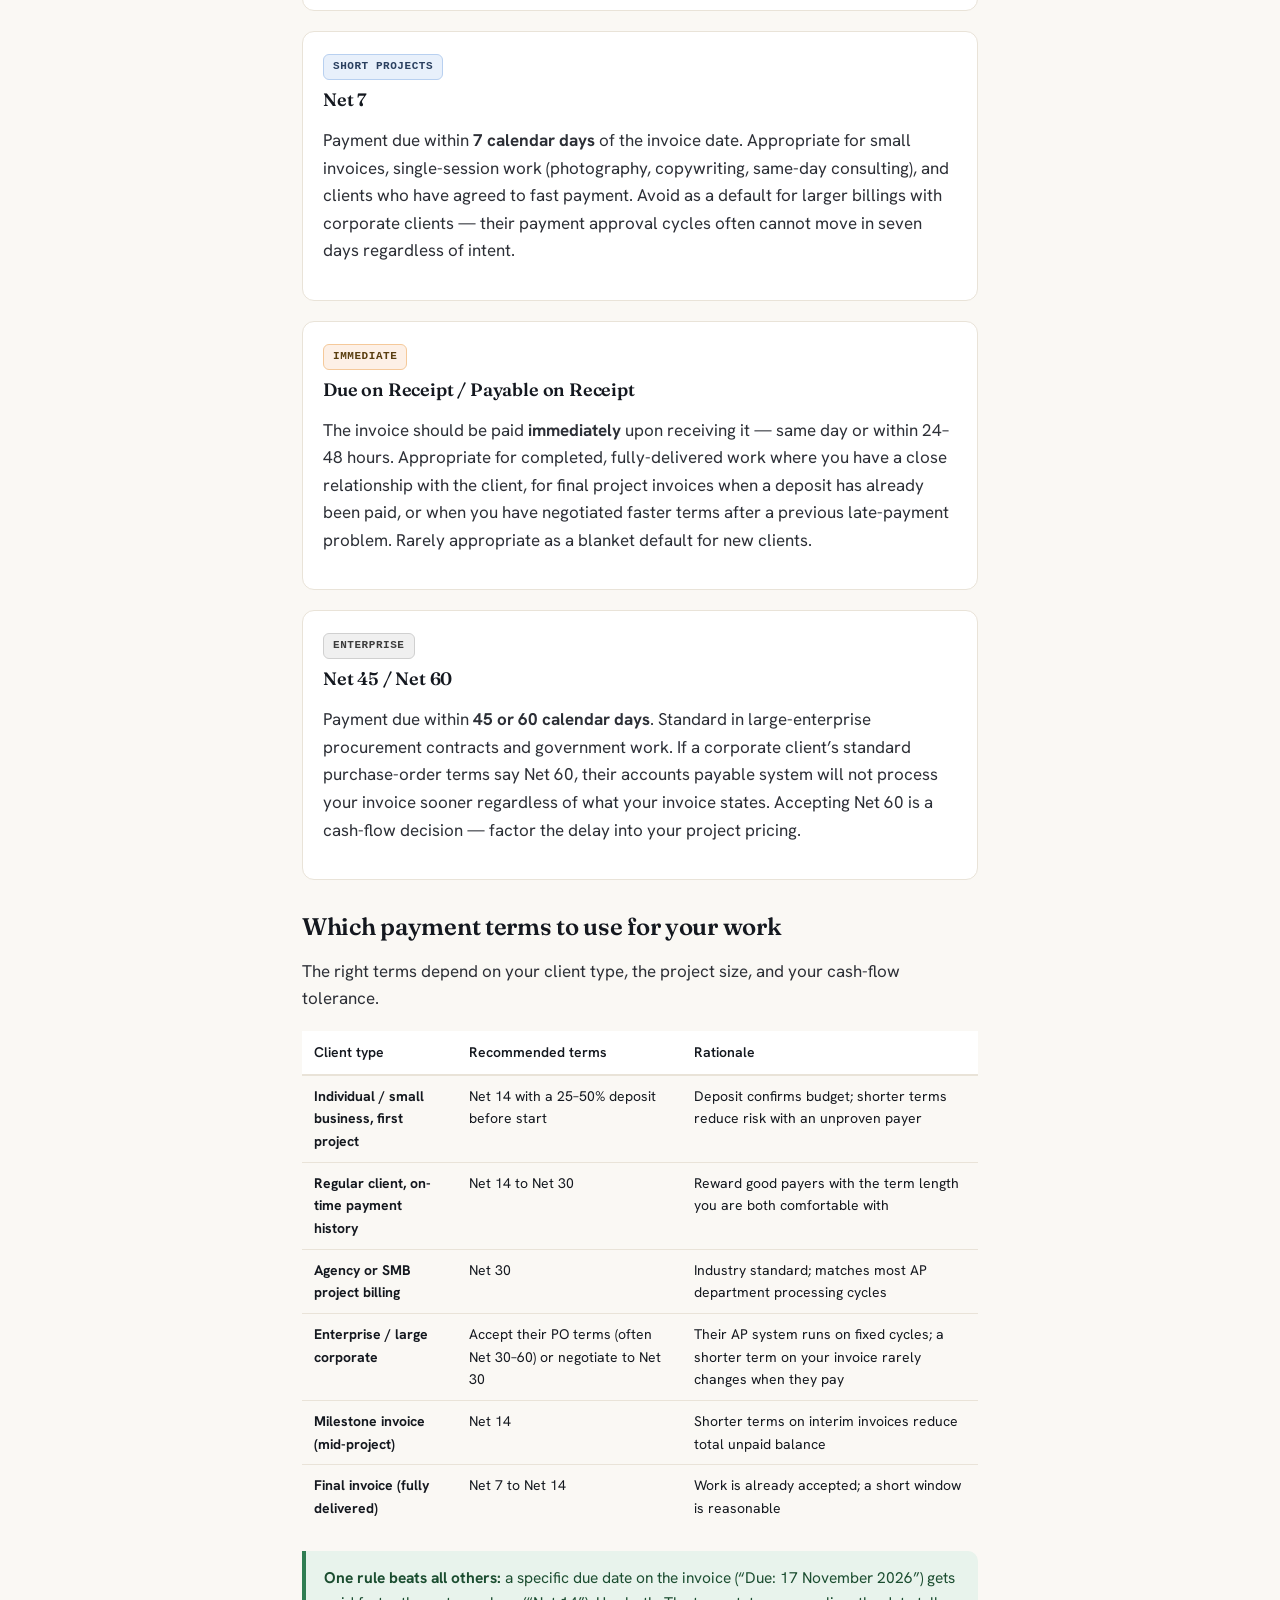
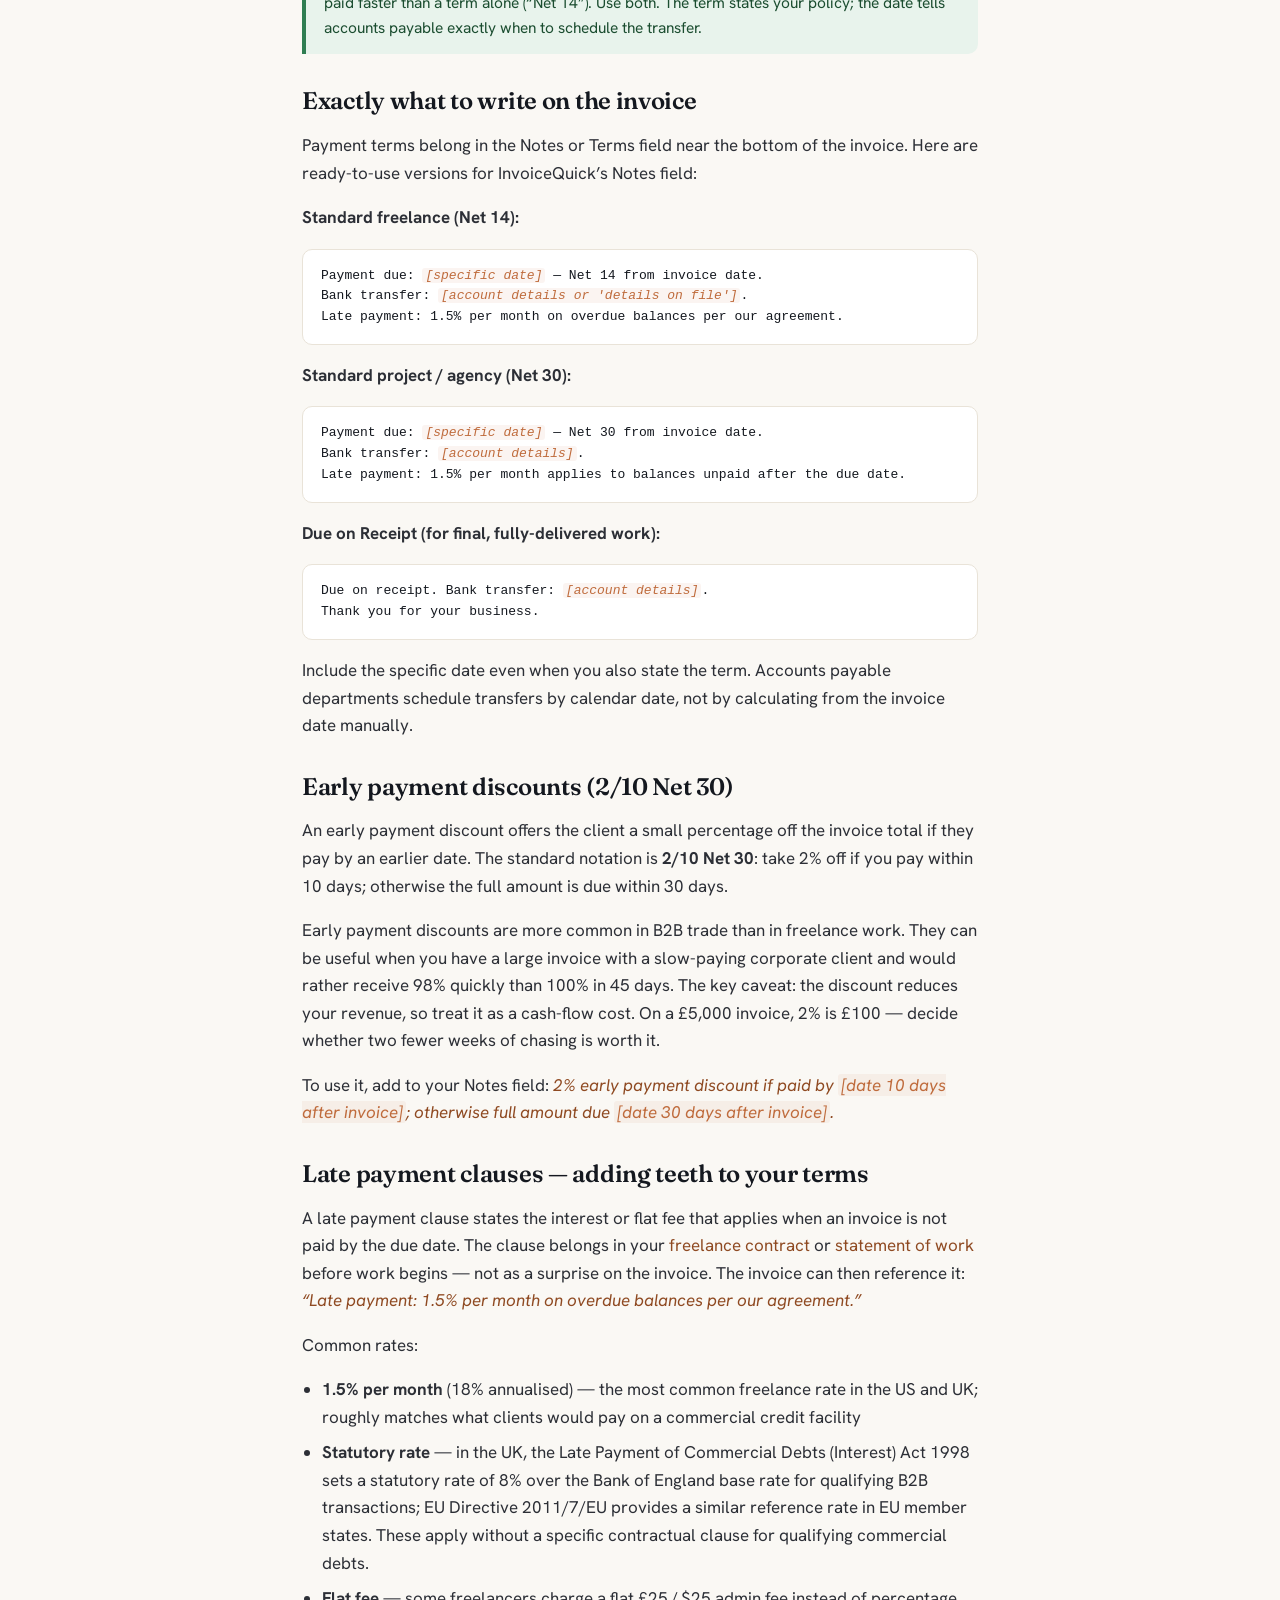
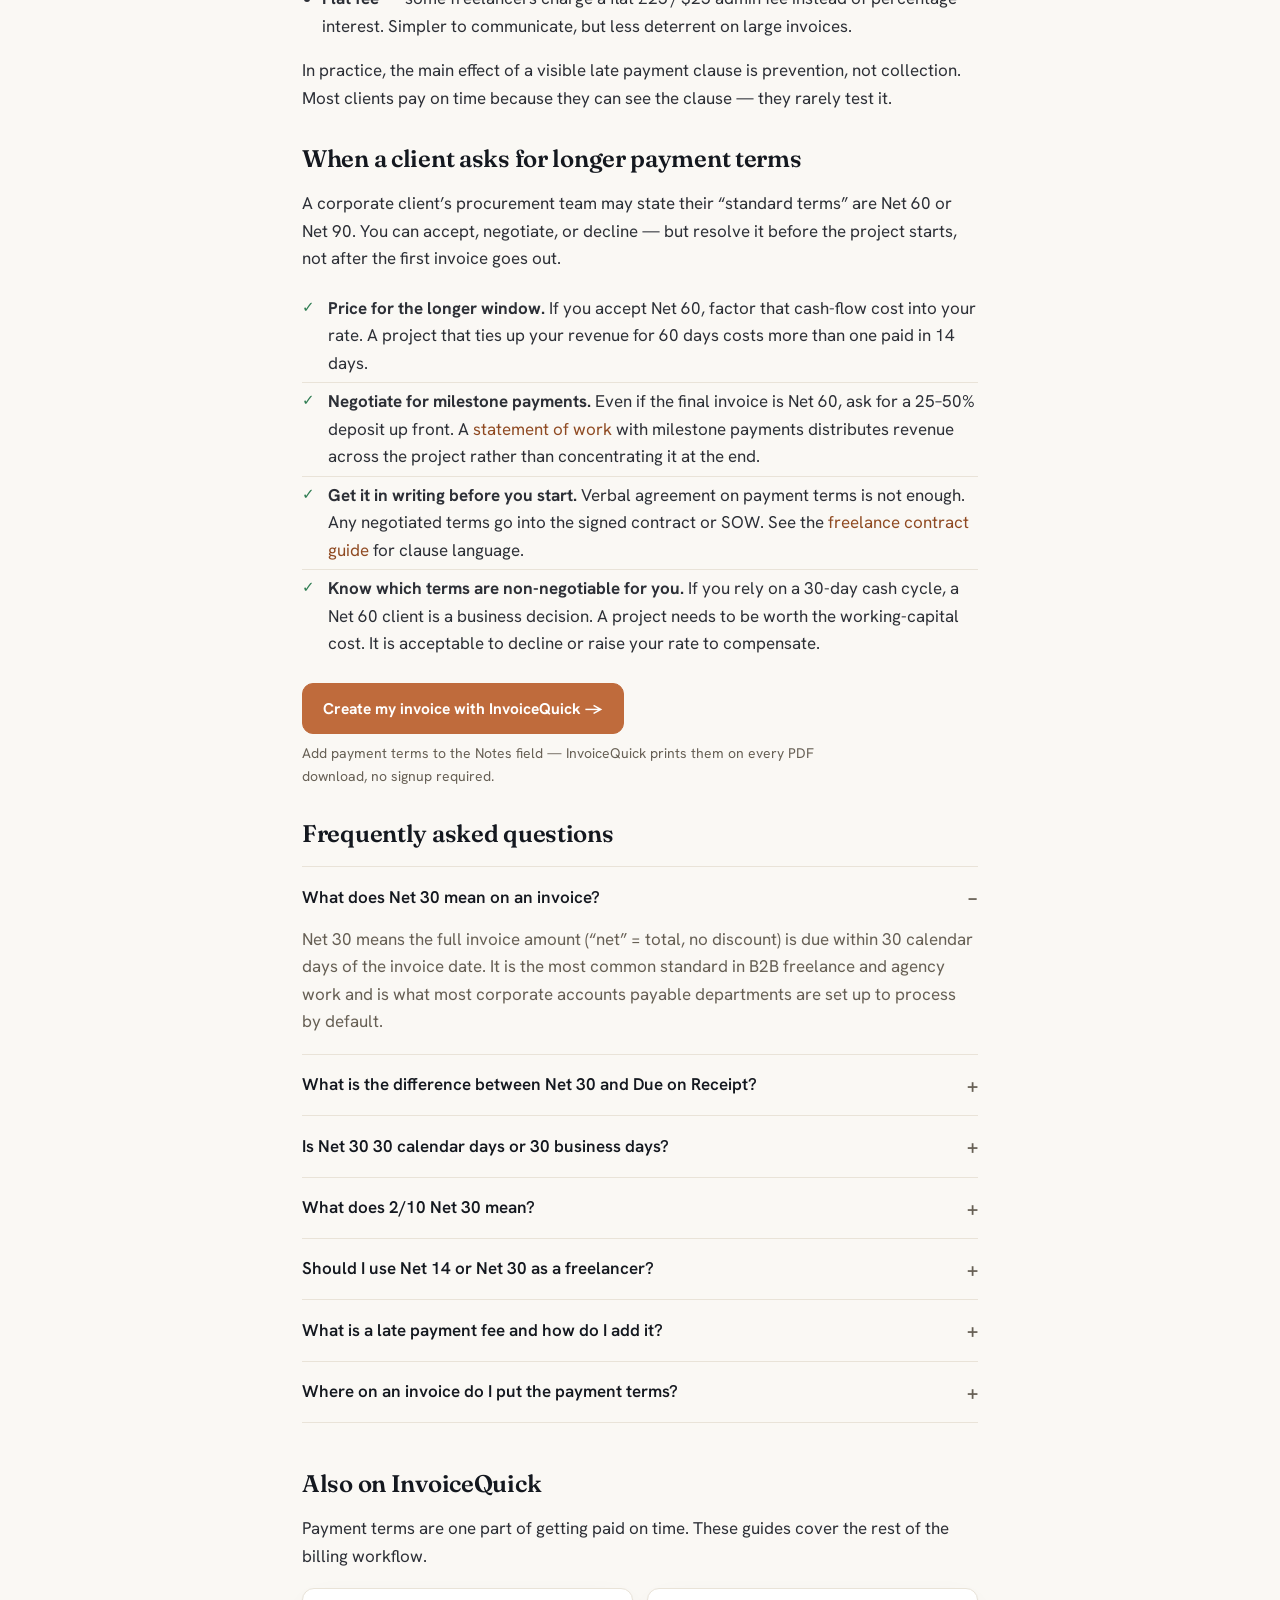
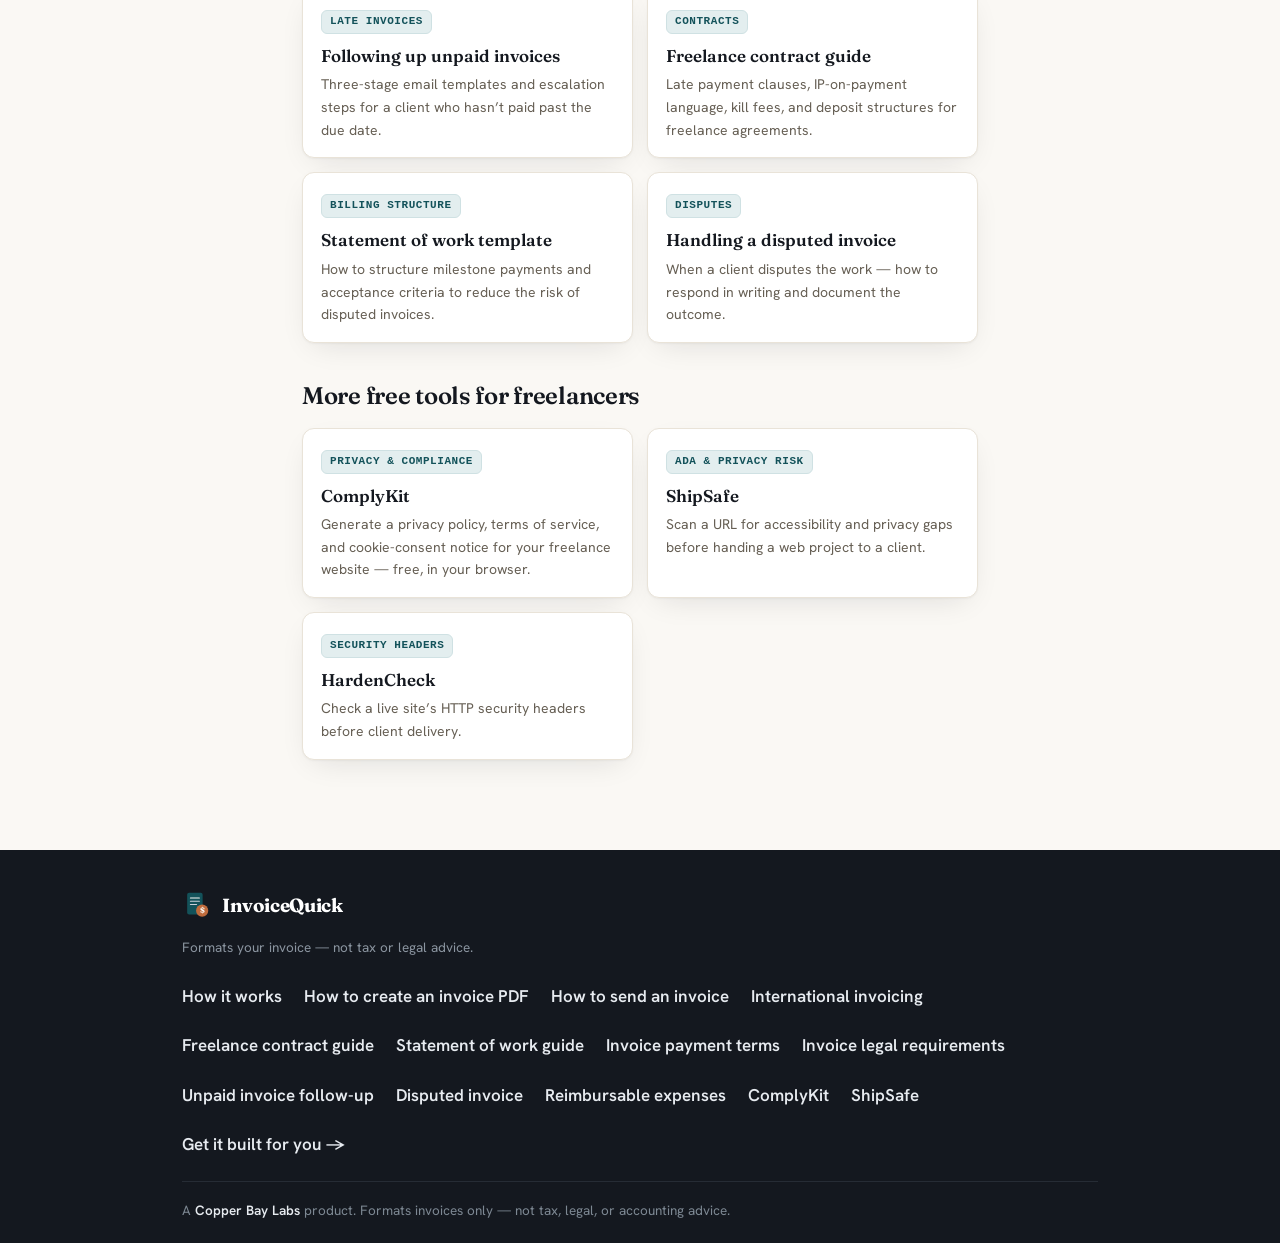
<file: guides/invoice-payment-terms.html>
<!doctype html>
<html lang="en">
<head>
<meta charset="utf-8">
<meta name="viewport" content="width=device-width, initial-scale=1">
<title>Invoice Payment Terms Explained — Net 30, Net 15, Due on Receipt</title>
<meta name="description" content="What Net 30, Net 15, Net 7, and Due on Receipt mean on an invoice, when to use each as a freelancer, exactly what to write, and how to respond when clients push for longer terms.">
<link rel="canonical" href="https://labs.copperbaytech.com/invoicequick/guides/invoice-payment-terms.html">
<meta property="og:type" content="article">
<meta property="og:site_name" content="InvoiceQuick">
<meta property="og:title" content="Invoice Payment Terms Explained — Net 30, Net 15, Due on Receipt">
<meta property="og:description" content="What Net 30, Net 15, Net 7, and Due on Receipt mean on an invoice, when to use each as a freelancer, exactly what to write, and how to respond when clients push for longer terms.">
<meta property="og:url" content="https://labs.copperbaytech.com/invoicequick/guides/invoice-payment-terms.html">
<meta property="og:image" content="https://labs.copperbaytech.com/invoicequick/og-image.png">
<meta property="og:image:width" content="1200">
<meta property="og:image:height" content="630">
<meta name="twitter:card" content="summary_large_image">
<meta name="theme-color" content="#faf8f4">
<link rel="icon" href="../favicon.svg" type="image/svg+xml">
<link rel="apple-touch-icon" href="../apple-touch-icon.png">
<link rel="preconnect" href="https://fonts.googleapis.com">
<link rel="preconnect" href="https://fonts.gstatic.com" crossorigin>
<link href="https://fonts.googleapis.com/css2?family=Fraunces:opsz,wght@9..144,500;9..144,600;9..144,700&family=Hanken+Grotesk:wght@400;500;600;700&display=swap" rel="stylesheet">
<script type="application/ld+json">
{"@context":"https://schema.org","@graph":[{"@type":"Article","headline":"Invoice Payment Terms Explained — Net 30, Net 15, Due on Receipt","description":"What Net 30, Net 15, Net 7, and Due on Receipt mean on an invoice, when to use each as a freelancer, exactly what to write, and how to respond when clients push for longer terms.","url":"https://labs.copperbaytech.com/invoicequick/guides/invoice-payment-terms.html","datePublished":"2026-11-03","dateModified":"2026-11-03","publisher":{"@type":"Organization","name":"Copper Bay Labs","url":"https://labs.copperbaytech.com"},"mainEntityOfPage":{"@type":"WebPage","@id":"https://labs.copperbaytech.com/invoicequick/guides/invoice-payment-terms.html"}},{"@type":"FAQPage","mainEntity":[{"@type":"Question","name":"What does Net 30 mean on an invoice?","acceptedAnswer":{"@type":"Answer","text":"Net 30 means the full invoice amount is due within 30 calendar days of the invoice date. The word 'net' means the total amount owed with no discount applied. It is the most common standard in B2B freelance and agency work."}},{"@type":"Question","name":"What is the difference between Net 30 and Due on Receipt?","acceptedAnswer":{"@type":"Answer","text":"Net 30 gives the client 30 days from the invoice date to pay. Due on Receipt means payment is expected immediately upon receiving the invoice — same day or within 24–48 hours. Due on Receipt is appropriate for completed, fully-delivered work with trusted clients; Net 30 is the standard for most project billing."}},{"@type":"Question","name":"Is Net 30 30 calendar days or 30 business days?","acceptedAnswer":{"@type":"Answer","text":"Calendar days, unless you specify otherwise. To remove all ambiguity, write the actual due date on the invoice ('Due: 3 December 2026 — Net 30 from invoice date') rather than relying on the client to calculate it from the term alone."}},{"@type":"Question","name":"What does 2/10 Net 30 mean?","acceptedAnswer":{"@type":"Answer","text":"2/10 Net 30 is an early payment discount: take 2% off if you pay within 10 days; otherwise the full amount is due within 30 days. It is more common in B2B trade than in freelance work. Only offer it if the cash-flow benefit of being paid 20 days sooner outweighs the 2% revenue reduction."}},{"@type":"Question","name":"Should I use Net 14 or Net 30 as a freelancer?","acceptedAnswer":{"@type":"Answer","text":"Net 14 is a practical default for most freelance work. It cuts the cash-flow gap in half compared to Net 30 while still giving most clients reasonable processing time. Reserve Net 30 for established corporate clients whose procurement systems require it."}},{"@type":"Question","name":"What is a late payment fee and how do I add it to an invoice?","acceptedAnswer":{"@type":"Answer","text":"A late payment fee is a charge that applies when an invoice is not paid by the due date. The standard freelance rate is 1.5% per month on the overdue balance. The clause belongs in your freelance contract or statement of work before work starts — the invoice references it: 'Late payment: 1.5% per month per our agreement.' Without a prior written agreement, adding a fee unilaterally may not be enforceable."}},{"@type":"Question","name":"Where on an invoice do I put the payment terms?","acceptedAnswer":{"@type":"Answer","text":"In the Notes or Terms field near the bottom of the invoice. Best practice: state the specific due date and the term together ('Due: 17 November 2026 — Net 14'), followed by your bank or payment details and a brief reference to the late payment clause. InvoiceQuick's Notes field prints at the bottom of every PDF download."}}]}]}
</script>
<link rel="stylesheet" href="../styles.css?v=1">
<style>
  .doc .lede{font-size:clamp(17px,2.3vw,20px);color:var(--muted)}
  .doc h2{scroll-margin-top:80px}
  .doc h3{font-family:"Fraunces",Georgia,serif;font-weight:600;font-size:19px;margin:22px 0 6px;letter-spacing:-.01em}
  .toc{display:flex;flex-wrap:wrap;gap:10px;margin:22px 0 6px;padding:0;list-style:none}
  .toc a{display:inline-block;background:var(--surface);border:1px solid var(--line);border-radius:999px;padding:7px 14px;font-size:14px;font-weight:600;color:var(--muted)}
  .toc a:hover{border-color:var(--bay);color:var(--ink);text-decoration:none}
  .callout{background:var(--warn-bg);border-left:4px solid var(--warn);border-radius:0 10px 10px 0;padding:14px 18px;margin:22px 0;font-size:15.5px;color:#5a3e10}
  .callout.tip{background:var(--pass-bg);border-left-color:var(--pass);color:#1b4d30}
  .terms-table{width:100%;border-collapse:collapse;margin:18px 0;font-size:14px}
  .terms-table th{text-align:left;padding:10px 12px;background:var(--surface);border-bottom:2px solid var(--line);font-weight:600}
  .terms-table td{padding:9px 12px;border-bottom:1px solid var(--line);vertical-align:top}
  .terms-table tr:last-child td{border-bottom:none}
  .terms-table code{font-family:ui-monospace,Menlo,Consolas,monospace;font-size:12.5px;background:var(--surface);border:1px solid var(--line);border-radius:4px;padding:2px 6px}
  .term-card{border:1px solid var(--line);border-radius:12px;padding:18px 20px;margin:20px 0;background:var(--surface)}
  .term-card h3{margin:0 0 4px;font-family:"Fraunces",Georgia,serif;font-weight:600;font-size:18px;letter-spacing:-.01em}
  .term-card .t-badge{display:inline-block;font-family:ui-monospace,Menlo,Consolas,monospace;font-size:11px;font-weight:700;letter-spacing:.05em;text-transform:uppercase;border-radius:6px;padding:3px 9px;margin-bottom:10px}
  .t-badge.standard{color:#1b4d30;background:#e3f5eb;border:1px solid #b8dec8}
  .t-badge.short{color:#2a3f5f;background:#e8f0fb;border:1px solid #b8d0f0}
  .t-badge.fast{color:#5a3e10;background:#fdf0e6;border:1px solid #f5c99a}
  .t-badge.discount{color:#4a2075;background:#f3eafb;border:1px solid #d5b8f0}
  .t-badge.corp{color:#3d3d3d;background:#f0f0f0;border:1px solid #d0d0d0}
  pre{background:var(--surface);border:1px solid var(--line);border-radius:10px;padding:16px 18px;overflow-x:auto;font-family:ui-monospace,Menlo,Consolas,monospace;font-size:13px;line-height:1.6;margin:12px 0}
  pre code{background:none;padding:0;font-size:inherit}
  .fill{font-style:italic;color:var(--copper);background:rgba(191,107,60,.07);border-radius:3px;padding:0 3px}
  .checklist{margin:14px 0;padding-left:0;list-style:none}
  .checklist li{padding:5px 0 5px 26px;position:relative;border-bottom:1px solid var(--line)}
  .checklist li:last-child{border-bottom:none}
  .checklist li::before{content:"\2713";position:absolute;left:0;top:5px;color:var(--pass);font-weight:700;font-size:15px}
  .suite{display:grid;grid-template-columns:repeat(auto-fit,minmax(220px,1fr));gap:14px;margin:18px 0 6px}
  .suite a{display:block;background:var(--surface);border:1px solid var(--line);border-radius:12px;padding:16px 18px;box-shadow:var(--shadow);transition:box-shadow .15s,transform .15s,border-color .15s}
  .suite a:hover{text-decoration:none;box-shadow:var(--shadow-lift);transform:translateY(-2px);border-color:var(--line-2)}
  .suite .s-name{font-family:"Fraunces",serif;font-weight:600;font-size:17px;color:var(--ink);display:block;margin:0 0 4px}
  .suite p{color:var(--muted);font-size:14px;margin:0}
  .suite .s-tag{display:inline-block;margin-bottom:8px;font-family:ui-monospace,Menlo,Consolas,monospace;font-size:11px;font-weight:700;letter-spacing:.05em;text-transform:uppercase;color:var(--bay);background:var(--bay-tint,#e3eeef);border:1px solid #cfe1e3;border-radius:6px;padding:2px 8px}
  .faq-section{margin:18px 0}
  .faq-section details{border-bottom:1px solid var(--line);padding:14px 0}
  .faq-section details:first-child{border-top:1px solid var(--line)}
  .faq-section summary{font-weight:600;cursor:pointer;list-style:none;display:flex;justify-content:space-between;align-items:center;gap:12px}
  .faq-section summary::-webkit-details-marker{display:none}
  .faq-section summary::after{content:"+";font-size:20px;color:var(--muted);flex-shrink:0}
  .faq-section details[open] summary::after{content:"\2212"}
  .faq-section details p{margin:12px 0 4px;color:var(--muted)}
</style>
</head>
<body>
<a class="skip" href="#main">Skip to main content</a>

<header class="masthead" role="banner">
  <div class="wrap hdr-bar">
    <a class="brand" href="../" aria-label="InvoiceQuick &mdash; go to homepage">
      <svg class="mark" viewBox="0 0 64 64" aria-hidden="true">
        <rect x="11" y="6" width="33" height="46" rx="4" fill="#13525a"/>
        <line x1="18" y1="17" x2="37" y2="17" stroke="#faf8f4" stroke-width="2.4" stroke-linecap="round"/>
        <line x1="18" y1="24" x2="37" y2="24" stroke="#cbd2da" stroke-width="2.4" stroke-linecap="round"/>
        <line x1="18" y1="31" x2="31" y2="31" stroke="#cbd2da" stroke-width="2.4" stroke-linecap="round"/>
        <circle cx="43" cy="44" r="13" fill="#bf6b3c"/>
        <text x="43" y="49.4" font-family="Fraunces,Georgia,serif" font-size="17" font-weight="700" fill="#faf8f4" text-anchor="middle">$</text>
      </svg>
      <span class="wordmark">InvoiceQuick</span>
    </a>
    <nav class="nav" aria-label="Primary navigation">
      <a href="create-free-invoice-pdf.html">Create PDF guide</a>
      <a href="send-invoice-email.html">Send invoice guide</a>
      <a href="invoice-clients-international.html">International invoicing</a>
      <a href="freelance-contract-template.html">Freelance contract</a>
      <a href="statement-of-work-template.html">Statement of work</a>
      <a href="invoice-payment-terms.html" aria-current="page">Payment terms</a>
      <a href="invoice-legal-requirements.html">Legal requirements</a>
      <a href="follow-up-unpaid-invoice.html">Late invoices</a>
      <a href="handle-disputed-invoice.html">Disputed invoices</a>
      <a href="invoice-reimbursable-expenses.html">Reimbursable expenses</a>
      <a href="../">Make my invoice</a>
    </nav>
  </div>
</header>

<main id="main">
<article class="doc">
  <div class="wrap narrow">
    <p class="eyebrow" style="text-align:left">Freelance guide</p>
    <h1>Invoice Payment Terms Explained &mdash; Net 30, Net 15, Due on Receipt</h1>
    <p class="lede">Payment terms tell your client when the invoice is due and what happens if they pay late. Choosing the wrong terms &mdash; or wording them vaguely &mdash; is one of the most common reasons freelancers get paid slowly. This guide explains every standard term, when to use each, and the exact language to put on your invoice.</p>

    <ul class="toc" aria-label="On this page">
      <li><a href="#what-are-terms">What payment terms are</a></li>
      <li><a href="#common-terms">The common terms defined</a></li>
      <li><a href="#which-to-use">Which terms to use</a></li>
      <li><a href="#what-to-write">Exactly what to write</a></li>
      <li><a href="#early-discount">Early payment discounts</a></li>
      <li><a href="#late-fee">Late payment clauses</a></li>
      <li><a href="#client-pushback">When clients push for longer</a></li>
      <li><a href="#faq">FAQ</a></li>
    </ul>

    <h2 id="what-are-terms">What invoice payment terms are &mdash; and why they matter</h2>
    <p>Invoice payment terms specify two things: <strong>when</strong> you expect to be paid, and <strong>what incentives or penalties</strong> apply to early or late payment. They are not just boilerplate &mdash; they set the client&rsquo;s expectation from the moment the invoice lands in their inbox.</p>
    <p>An invoice with no stated terms leaves the client to decide when &ldquo;soon&rdquo; means. An invoice that says <strong>&ldquo;Due: 17 November 2026 &mdash; Net 14&rdquo;</strong> is harder to ignore because it names a date. Most slow-payment situations are not malicious &mdash; they are administrative. Clear terms remove the ambiguity that allows an invoice to sit in a processing queue for six weeks.</p>

    <h2 id="common-terms">The common payment terms, defined</h2>

    <div class="term-card">
      <span class="t-badge standard">Most common</span>
      <h3>Net 30</h3>
      <p>The full invoice amount is due within <strong>30 calendar days</strong> of the invoice date. &ldquo;Net&rdquo; means the total &mdash; no discount applied. This is the standard for most B2B freelance and agency work, and it is what most corporate accounts payable departments are set up to process. It is the right default for established clients and project-based billing.</p>
    </div>

    <div class="term-card">
      <span class="t-badge short">Freelance default</span>
      <h3>Net 14 &amp; Net 15</h3>
      <p>Payment due within <strong>14 or 15 calendar days</strong> of the invoice date. Net 14 is increasingly common as a freelance default because it halves the cash-flow gap compared to Net 30 while still giving most clients plenty of processing time. For one-off projects, smaller billings, and clients you have worked with before, Net 14 is a reasonable standard to set.</p>
    </div>

    <div class="term-card">
      <span class="t-badge short">Short projects</span>
      <h3>Net 7</h3>
      <p>Payment due within <strong>7 calendar days</strong> of the invoice date. Appropriate for small invoices, single-session work (photography, copywriting, same-day consulting), and clients who have agreed to fast payment. Avoid as a default for larger billings with corporate clients &mdash; their payment approval cycles often cannot move in seven days regardless of intent.</p>
    </div>

    <div class="term-card">
      <span class="t-badge fast">Immediate</span>
      <h3>Due on Receipt / Payable on Receipt</h3>
      <p>The invoice should be paid <strong>immediately</strong> upon receiving it &mdash; same day or within 24&ndash;48 hours. Appropriate for completed, fully-delivered work where you have a close relationship with the client, for final project invoices when a deposit has already been paid, or when you have negotiated faster terms after a previous late-payment problem. Rarely appropriate as a blanket default for new clients.</p>
    </div>

    <div class="term-card">
      <span class="t-badge corp">Enterprise</span>
      <h3>Net 45 / Net 60</h3>
      <p>Payment due within <strong>45 or 60 calendar days</strong>. Standard in large-enterprise procurement contracts and government work. If a corporate client&rsquo;s standard purchase-order terms say Net 60, their accounts payable system will not process your invoice sooner regardless of what your invoice states. Accepting Net 60 is a cash-flow decision &mdash; factor the delay into your project pricing.</p>
    </div>

    <h2 id="which-to-use">Which payment terms to use for your work</h2>
    <p>The right terms depend on your client type, the project size, and your cash-flow tolerance.</p>

    <table class="terms-table">
      <thead>
        <tr>
          <th>Client type</th>
          <th>Recommended terms</th>
          <th>Rationale</th>
        </tr>
      </thead>
      <tbody>
        <tr>
          <td><strong>Individual / small business, first project</strong></td>
          <td>Net 14 with a 25&ndash;50% deposit before start</td>
          <td>Deposit confirms budget; shorter terms reduce risk with an unproven payer</td>
        </tr>
        <tr>
          <td><strong>Regular client, on-time payment history</strong></td>
          <td>Net 14 to Net 30</td>
          <td>Reward good payers with the term length you are both comfortable with</td>
        </tr>
        <tr>
          <td><strong>Agency or SMB project billing</strong></td>
          <td>Net 30</td>
          <td>Industry standard; matches most AP department processing cycles</td>
        </tr>
        <tr>
          <td><strong>Enterprise / large corporate</strong></td>
          <td>Accept their PO terms (often Net 30&ndash;60) or negotiate to Net 30</td>
          <td>Their AP system runs on fixed cycles; a shorter term on your invoice rarely changes when they pay</td>
        </tr>
        <tr>
          <td><strong>Milestone invoice (mid-project)</strong></td>
          <td>Net 14</td>
          <td>Shorter terms on interim invoices reduce total unpaid balance</td>
        </tr>
        <tr>
          <td><strong>Final invoice (fully delivered)</strong></td>
          <td>Net 7 to Net 14</td>
          <td>Work is already accepted; a short window is reasonable</td>
        </tr>
      </tbody>
    </table>

    <div class="callout tip">
      <strong>One rule beats all others:</strong> a specific due date on the invoice (&ldquo;Due: 17 November 2026&rdquo;) gets paid faster than a term alone (&ldquo;Net 14&rdquo;). Use both. The term states your policy; the date tells accounts payable exactly when to schedule the transfer.
    </div>

    <h2 id="what-to-write">Exactly what to write on the invoice</h2>
    <p>Payment terms belong in the Notes or Terms field near the bottom of the invoice. Here are ready-to-use versions for InvoiceQuick&rsquo;s Notes field:</p>

    <p><strong>Standard freelance (Net 14):</strong></p>
    <pre><code>Payment due: <span class="fill">[specific date]</span> &mdash; Net 14 from invoice date.
Bank transfer: <span class="fill">[account details or 'details on file']</span>.
Late payment: 1.5% per month on overdue balances per our agreement.</code></pre>

    <p><strong>Standard project / agency (Net 30):</strong></p>
    <pre><code>Payment due: <span class="fill">[specific date]</span> &mdash; Net 30 from invoice date.
Bank transfer: <span class="fill">[account details]</span>.
Late payment: 1.5% per month applies to balances unpaid after the due date.</code></pre>

    <p><strong>Due on Receipt (for final, fully-delivered work):</strong></p>
    <pre><code>Due on receipt. Bank transfer: <span class="fill">[account details]</span>.
Thank you for your business.</code></pre>

    <p>Include the specific date even when you also state the term. Accounts payable departments schedule transfers by calendar date, not by calculating from the invoice date manually.</p>

    <h2 id="early-discount">Early payment discounts (2/10 Net 30)</h2>
    <p>An early payment discount offers the client a small percentage off the invoice total if they pay by an earlier date. The standard notation is <strong>2/10 Net 30</strong>: take 2% off if you pay within 10 days; otherwise the full amount is due within 30 days.</p>
    <p>Early payment discounts are more common in B2B trade than in freelance work. They can be useful when you have a large invoice with a slow-paying corporate client and would rather receive 98% quickly than 100% in 45 days. The key caveat: the discount reduces your revenue, so treat it as a cash-flow cost. On a &pound;5,000 invoice, 2% is &pound;100 &mdash; decide whether two fewer weeks of chasing is worth it.</p>
    <p>To use it, add to your Notes field: <em>2% early payment discount if paid by <span class="fill">[date 10 days after invoice]</span>; otherwise full amount due <span class="fill">[date 30 days after invoice]</span>.</em></p>

    <h2 id="late-fee">Late payment clauses &mdash; adding teeth to your terms</h2>
    <p>A late payment clause states the interest or flat fee that applies when an invoice is not paid by the due date. The clause belongs in your <a href="freelance-contract-template.html">freelance contract</a> or <a href="statement-of-work-template.html">statement of work</a> before work begins &mdash; not as a surprise on the invoice. The invoice can then reference it: <em>&ldquo;Late payment: 1.5% per month on overdue balances per our agreement.&rdquo;</em></p>

    <p>Common rates:</p>
    <ul style="margin:8px 0 16px 20px;padding:0">
      <li style="margin-bottom:8px"><strong>1.5% per month</strong> (18% annualised) &mdash; the most common freelance rate in the US and UK; roughly matches what clients would pay on a commercial credit facility</li>
      <li style="margin-bottom:8px"><strong>Statutory rate</strong> &mdash; in the UK, the Late Payment of Commercial Debts (Interest) Act 1998 sets a statutory rate of 8% over the Bank of England base rate for qualifying B2B transactions; EU Directive 2011/7/EU provides a similar reference rate in EU member states. These apply without a specific contractual clause for qualifying commercial debts.</li>
      <li style="margin-bottom:8px"><strong>Flat fee</strong> &mdash; some freelancers charge a flat &pound;25&thinsp;/&thinsp;$25 admin fee instead of percentage interest. Simpler to communicate, but less deterrent on large invoices.</li>
    </ul>

    <p>In practice, the main effect of a visible late payment clause is prevention, not collection. Most clients pay on time because they can see the clause &mdash; they rarely test it.</p>

    <h2 id="client-pushback">When a client asks for longer payment terms</h2>
    <p>A corporate client&rsquo;s procurement team may state their &ldquo;standard terms&rdquo; are Net 60 or Net 90. You can accept, negotiate, or decline &mdash; but resolve it before the project starts, not after the first invoice goes out.</p>

    <ul class="checklist">
      <li><strong>Price for the longer window.</strong> If you accept Net 60, factor that cash-flow cost into your rate. A project that ties up your revenue for 60 days costs more than one paid in 14 days.</li>
      <li><strong>Negotiate for milestone payments.</strong> Even if the final invoice is Net 60, ask for a 25&ndash;50% deposit up front. A <a href="statement-of-work-template.html">statement of work</a> with milestone payments distributes revenue across the project rather than concentrating it at the end.</li>
      <li><strong>Get it in writing before you start.</strong> Verbal agreement on payment terms is not enough. Any negotiated terms go into the signed contract or SOW. See the <a href="freelance-contract-template.html">freelance contract guide</a> for clause language.</li>
      <li><strong>Know which terms are non-negotiable for you.</strong> If you rely on a 30-day cash cycle, a Net 60 client is a business decision. A project needs to be worth the working-capital cost. It is acceptable to decline or raise your rate to compensate.</li>
    </ul>

    <p style="margin:20px 0 8px"><a class="btn primary" href="../">Create my invoice with InvoiceQuick &rarr;</a></p>
    <p style="font-size:14px;color:var(--muted);margin:0 0 28px">Add payment terms to the Notes field &mdash; InvoiceQuick prints them on every PDF download, no signup required.</p>

    <h2 id="faq">Frequently asked questions</h2>
    <div class="faq-section">
      <details open>
        <summary>What does Net 30 mean on an invoice?</summary>
        <p>Net 30 means the full invoice amount (&ldquo;net&rdquo; = total, no discount) is due within 30 calendar days of the invoice date. It is the most common standard in B2B freelance and agency work and is what most corporate accounts payable departments are set up to process by default.</p>
      </details>
      <details>
        <summary>What is the difference between Net 30 and Due on Receipt?</summary>
        <p>Net 30 gives the client 30 days from the invoice date to pay. Due on Receipt means payment is expected immediately &mdash; the same day or within 24&ndash;48 hours. Due on Receipt is appropriate for completed, fully-delivered work with trusted clients; Net 30 is the standard for project billing.</p>
      </details>
      <details>
        <summary>Is Net 30 30 calendar days or 30 business days?</summary>
        <p>Calendar days, unless you specify otherwise. To avoid all ambiguity, write the actual due date on the invoice (&ldquo;Due: 3 December 2026 &mdash; Net 30 from invoice date&rdquo;) rather than relying on the client to calculate it. A named date removes any question about how weekends and public holidays are counted.</p>
      </details>
      <details>
        <summary>What does 2/10 Net 30 mean?</summary>
        <p>It is an early payment discount: take 2% off the invoice if you pay within 10 days; otherwise the full amount is due within 30 days. More common in B2B trade than in freelance work. Only offer it if the cash-flow benefit of being paid 20 days sooner outweighs the 2% revenue reduction.</p>
      </details>
      <details>
        <summary>Should I use Net 14 or Net 30 as a freelancer?</summary>
        <p>Net 14 is a practical default for most freelance work. It cuts the cash-flow gap in half compared to Net 30 while still giving most clients reasonable processing time. Reserve Net 30 for established corporate clients whose procurement systems require it. For smaller billings and final invoices, Net 14 or Net 7 is entirely normal.</p>
      </details>
      <details>
        <summary>What is a late payment fee and how do I add it?</summary>
        <p>A late payment fee is a charge that applies when an invoice is not paid by the due date. The standard freelance rate is 1.5% per month on the overdue balance. The clause belongs in your freelance contract or SOW before work starts &mdash; the invoice references it: &ldquo;Late payment: 1.5% per month per our agreement.&rdquo; Without a prior written agreement, adding a fee unilaterally may not be enforceable if disputed.</p>
      </details>
      <details>
        <summary>Where on an invoice do I put the payment terms?</summary>
        <p>In the Notes or Terms field near the bottom of the invoice. Best practice: state the specific due date and the term together (&ldquo;Due: 17 November 2026 &mdash; Net 14&rdquo;), followed by your bank details and a brief reference to the late payment clause. InvoiceQuick&rsquo;s Notes field prints at the bottom of every PDF, exactly where accounts payable teams expect to find payment instructions.</p>
      </details>
    </div>

    <h2 style="margin-top:48px">Also on InvoiceQuick</h2>
    <p>Payment terms are one part of getting paid on time. These guides cover the rest of the billing workflow.</p>
    <div class="suite">
      <a href="follow-up-unpaid-invoice.html">
        <span class="s-tag">Late invoices</span>
        <span class="s-name">Following up unpaid invoices</span>
        <p>Three-stage email templates and escalation steps for a client who hasn&rsquo;t paid past the due date.</p>
      </a>
      <a href="freelance-contract-template.html">
        <span class="s-tag">Contracts</span>
        <span class="s-name">Freelance contract guide</span>
        <p>Late payment clauses, IP-on-payment language, kill fees, and deposit structures for freelance agreements.</p>
      </a>
      <a href="statement-of-work-template.html">
        <span class="s-tag">Billing structure</span>
        <span class="s-name">Statement of work template</span>
        <p>How to structure milestone payments and acceptance criteria to reduce the risk of disputed invoices.</p>
      </a>
      <a href="handle-disputed-invoice.html">
        <span class="s-tag">Disputes</span>
        <span class="s-name">Handling a disputed invoice</span>
        <p>When a client disputes the work &mdash; how to respond in writing and document the outcome.</p>
      </a>
    </div>

    <h2 style="margin-top:40px">More free tools for freelancers</h2>
    <div class="suite">
      <a href="https://labs.copperbaytech.com/complykit/" target="_blank" rel="noopener noreferrer">
        <span class="s-tag">Privacy &amp; compliance</span>
        <span class="s-name">ComplyKit</span>
        <p>Generate a privacy policy, terms of service, and cookie-consent notice for your freelance website &mdash; free, in your browser.</p>
      </a>
      <a href="https://labs.copperbaytech.com/shipsafe/" target="_blank" rel="noopener noreferrer">
        <span class="s-tag">ADA &amp; privacy risk</span>
        <span class="s-name">ShipSafe</span>
        <p>Scan a URL for accessibility and privacy gaps before handing a web project to a client.</p>
      </a>
      <a href="https://labs.copperbaytech.com/hardencheck/" target="_blank" rel="noopener noreferrer">
        <span class="s-tag">Security headers</span>
        <span class="s-name">HardenCheck</span>
        <p>Check a live site&rsquo;s HTTP security headers before client delivery.</p>
      </a>
    </div>
  </div>
</article>
</main>

<footer class="footer" role="contentinfo">
  <div class="wrap foot">
    <div>
      <a class="brand small" href="../" aria-label="InvoiceQuick &mdash; homepage">
        <svg class="mark" viewBox="0 0 64 64" aria-hidden="true">
          <rect x="11" y="6" width="33" height="46" rx="4" fill="#13525a"/>
          <line x1="18" y1="17" x2="37" y2="17" stroke="#faf8f4" stroke-width="2.4" stroke-linecap="round"/>
          <line x1="18" y1="24" x2="37" y2="24" stroke="#cbd2da" stroke-width="2.4" stroke-linecap="round"/>
          <line x1="18" y1="31" x2="31" y2="31" stroke="#cbd2da" stroke-width="2.4" stroke-linecap="round"/>
          <circle cx="43" cy="44" r="13" fill="#bf6b3c"/>
          <text x="43" y="49.4" font-family="Fraunces,Georgia,serif" font-size="17" font-weight="700" fill="#faf8f4" text-anchor="middle">$</text>
        </svg>
        <span class="wordmark">InvoiceQuick</span>
      </a>
      <p class="fine">Formats your invoice &mdash; not tax or legal advice.</p>
    </div>
    <nav class="foot-nav" aria-label="Footer navigation">
      <a href="../about.html">How it works</a>
      <a href="create-free-invoice-pdf.html">How to create an invoice PDF</a>
      <a href="send-invoice-email.html">How to send an invoice</a>
      <a href="invoice-clients-international.html">International invoicing</a>
      <a href="freelance-contract-template.html">Freelance contract guide</a>
      <a href="statement-of-work-template.html">Statement of work guide</a>
      <a href="invoice-payment-terms.html" aria-current="page">Invoice payment terms</a>
      <a href="invoice-legal-requirements.html">Invoice legal requirements</a>
      <a href="follow-up-unpaid-invoice.html">Unpaid invoice follow-up</a>
      <a href="handle-disputed-invoice.html">Disputed invoice</a>
      <a href="invoice-reimbursable-expenses.html">Reimbursable expenses</a>
      <a href="https://labs.copperbaytech.com/complykit/" target="_blank" rel="noopener noreferrer">ComplyKit</a>
      <a href="https://labs.copperbaytech.com/shipsafe/" target="_blank" rel="noopener noreferrer">ShipSafe</a>
      <a href="https://copperbaytech.com" target="_blank" rel="noopener noreferrer">Get it built for you &rarr;</a>
    </nav>
  </div>
  <div class="wrap">
    <p class="madeby">A <a href="https://copperbaytech.com" target="_blank" rel="noopener noreferrer">Copper Bay Labs</a> product. Formats invoices only &mdash; not tax, legal, or accounting advice.</p>
  </div>
</footer>

</body>
</html>
</file>
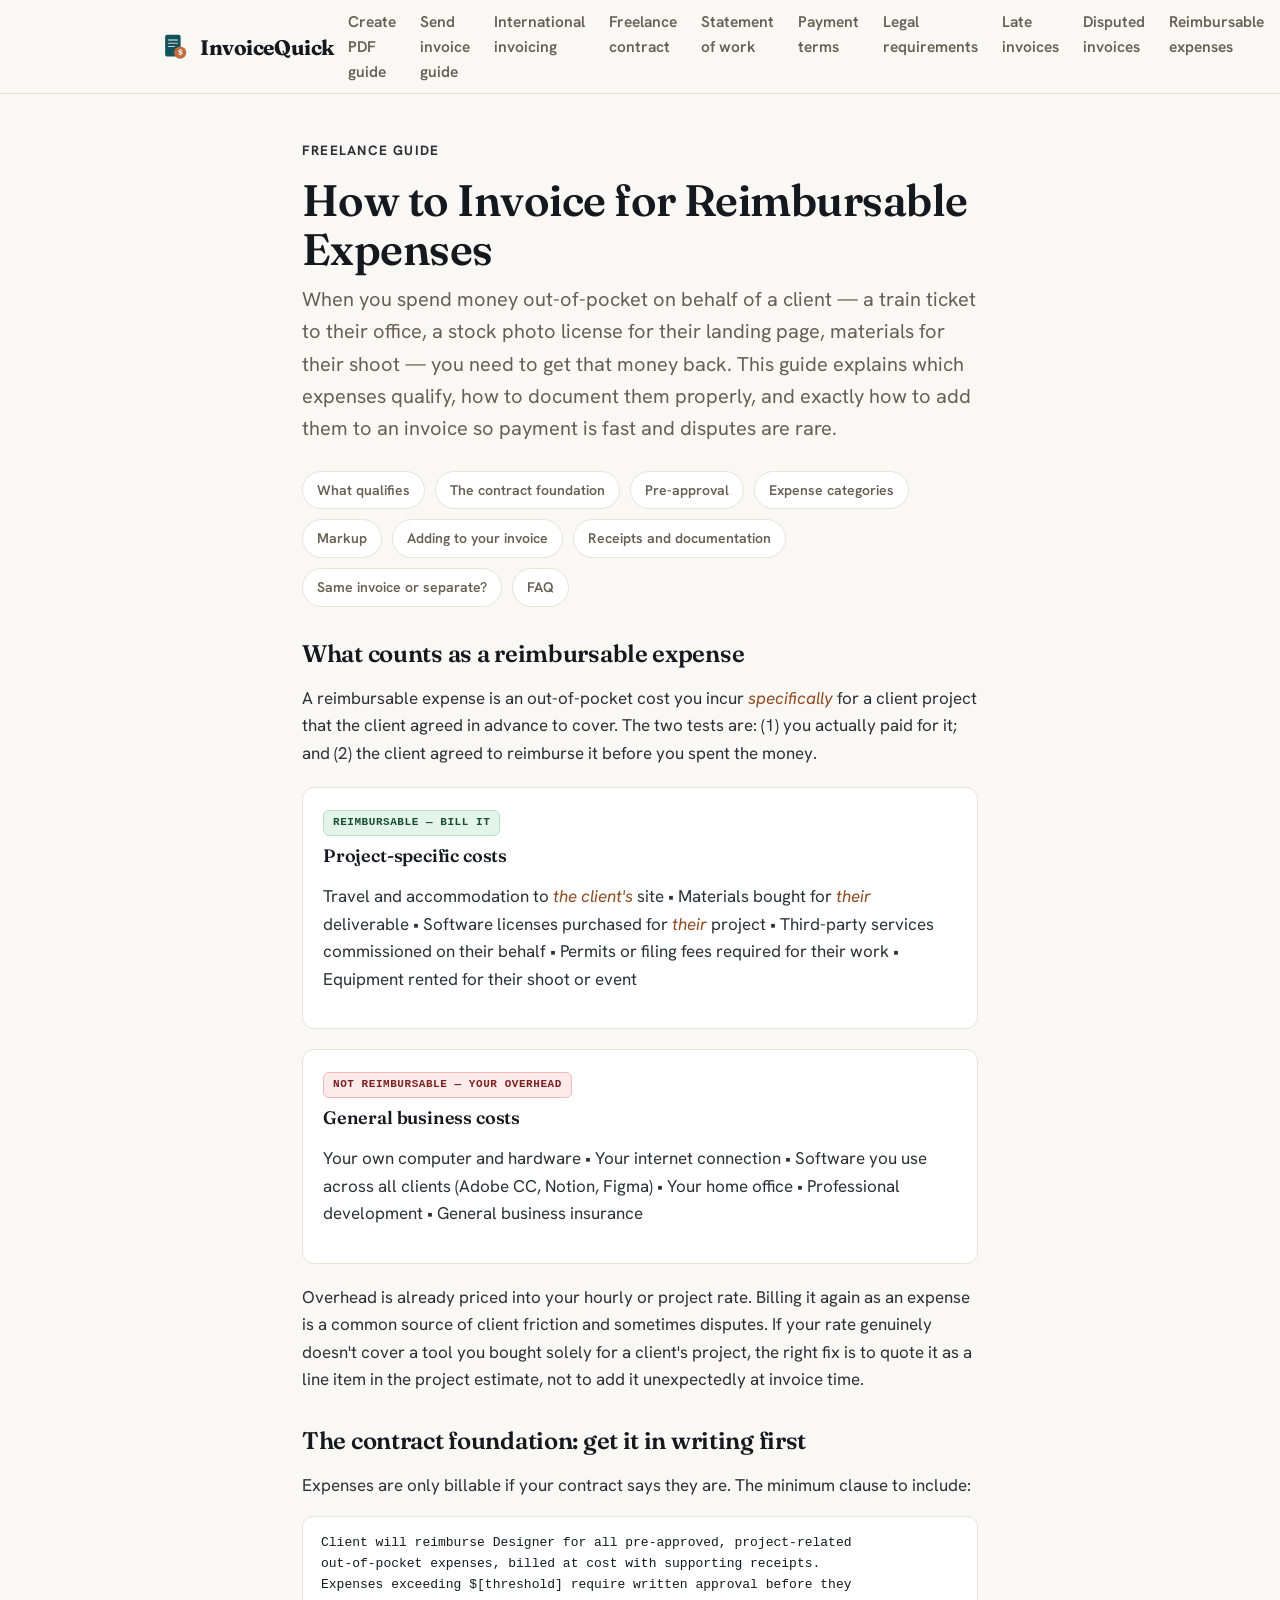
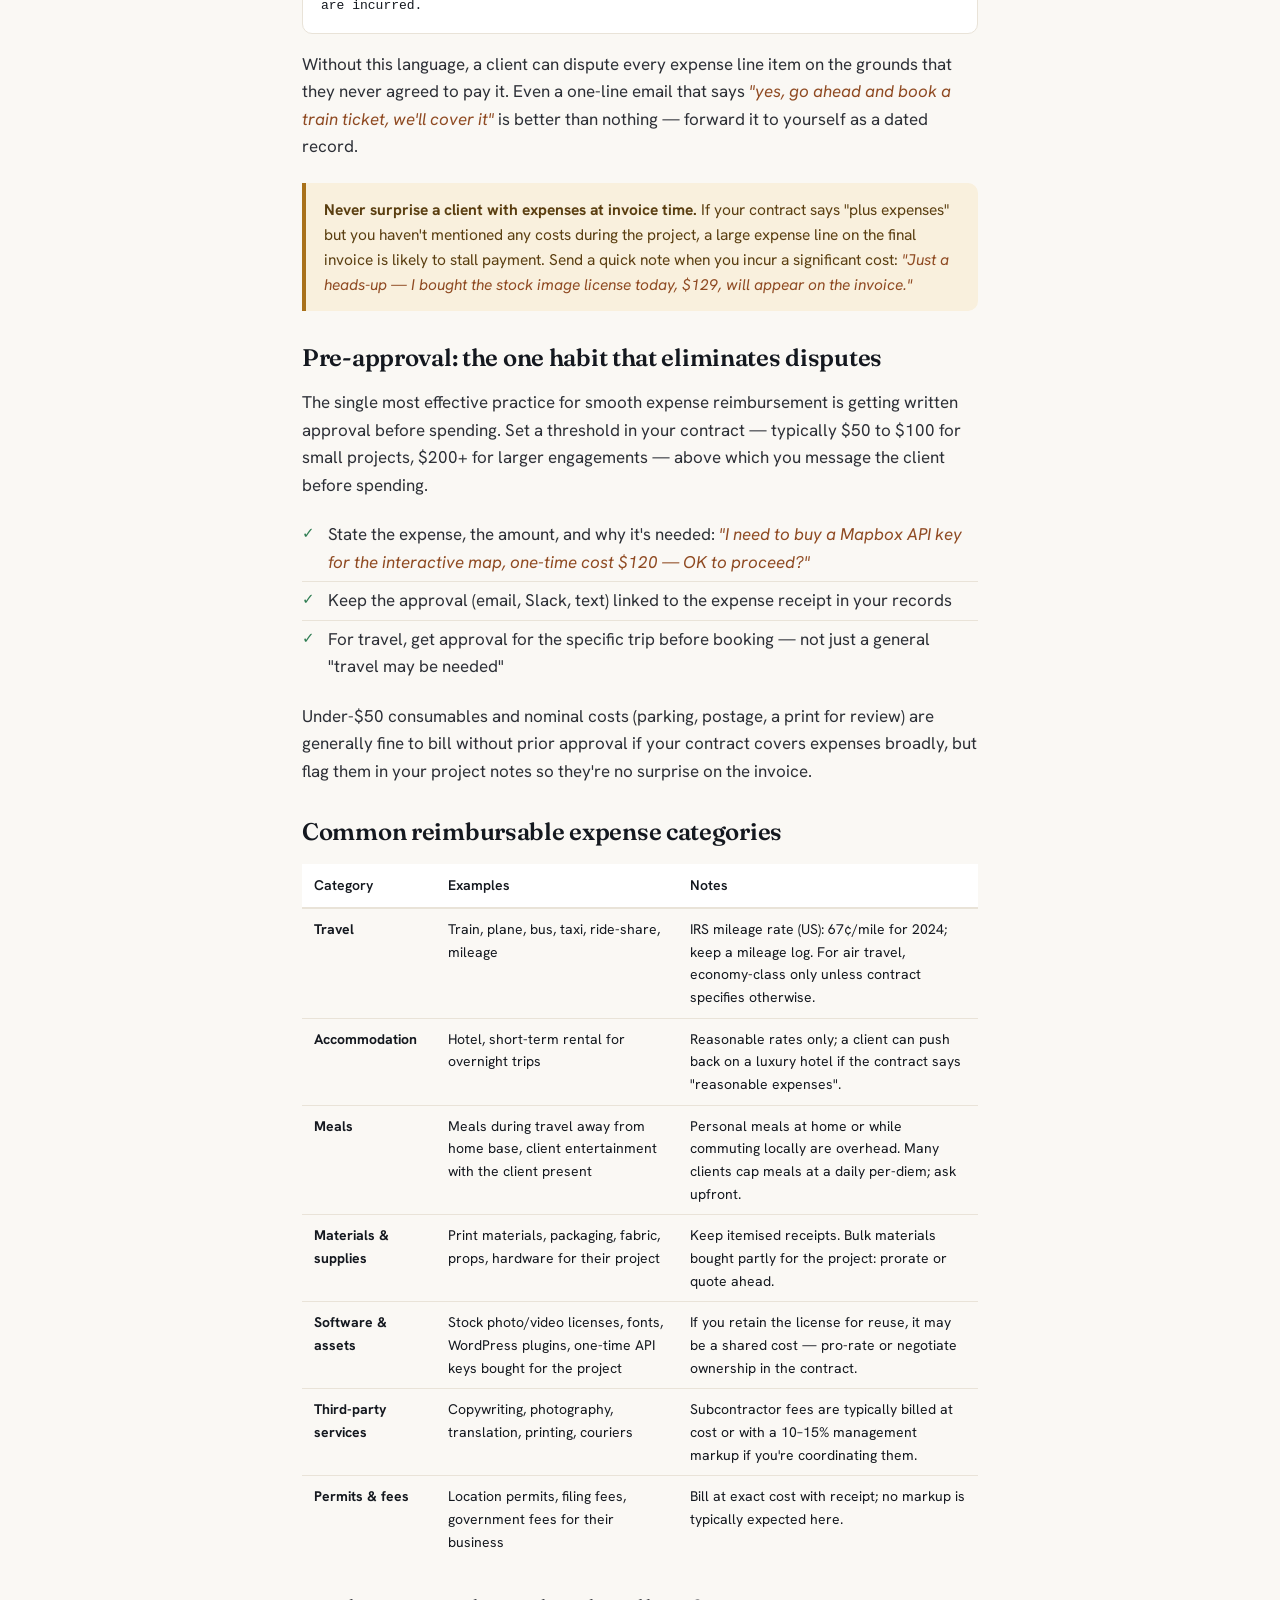
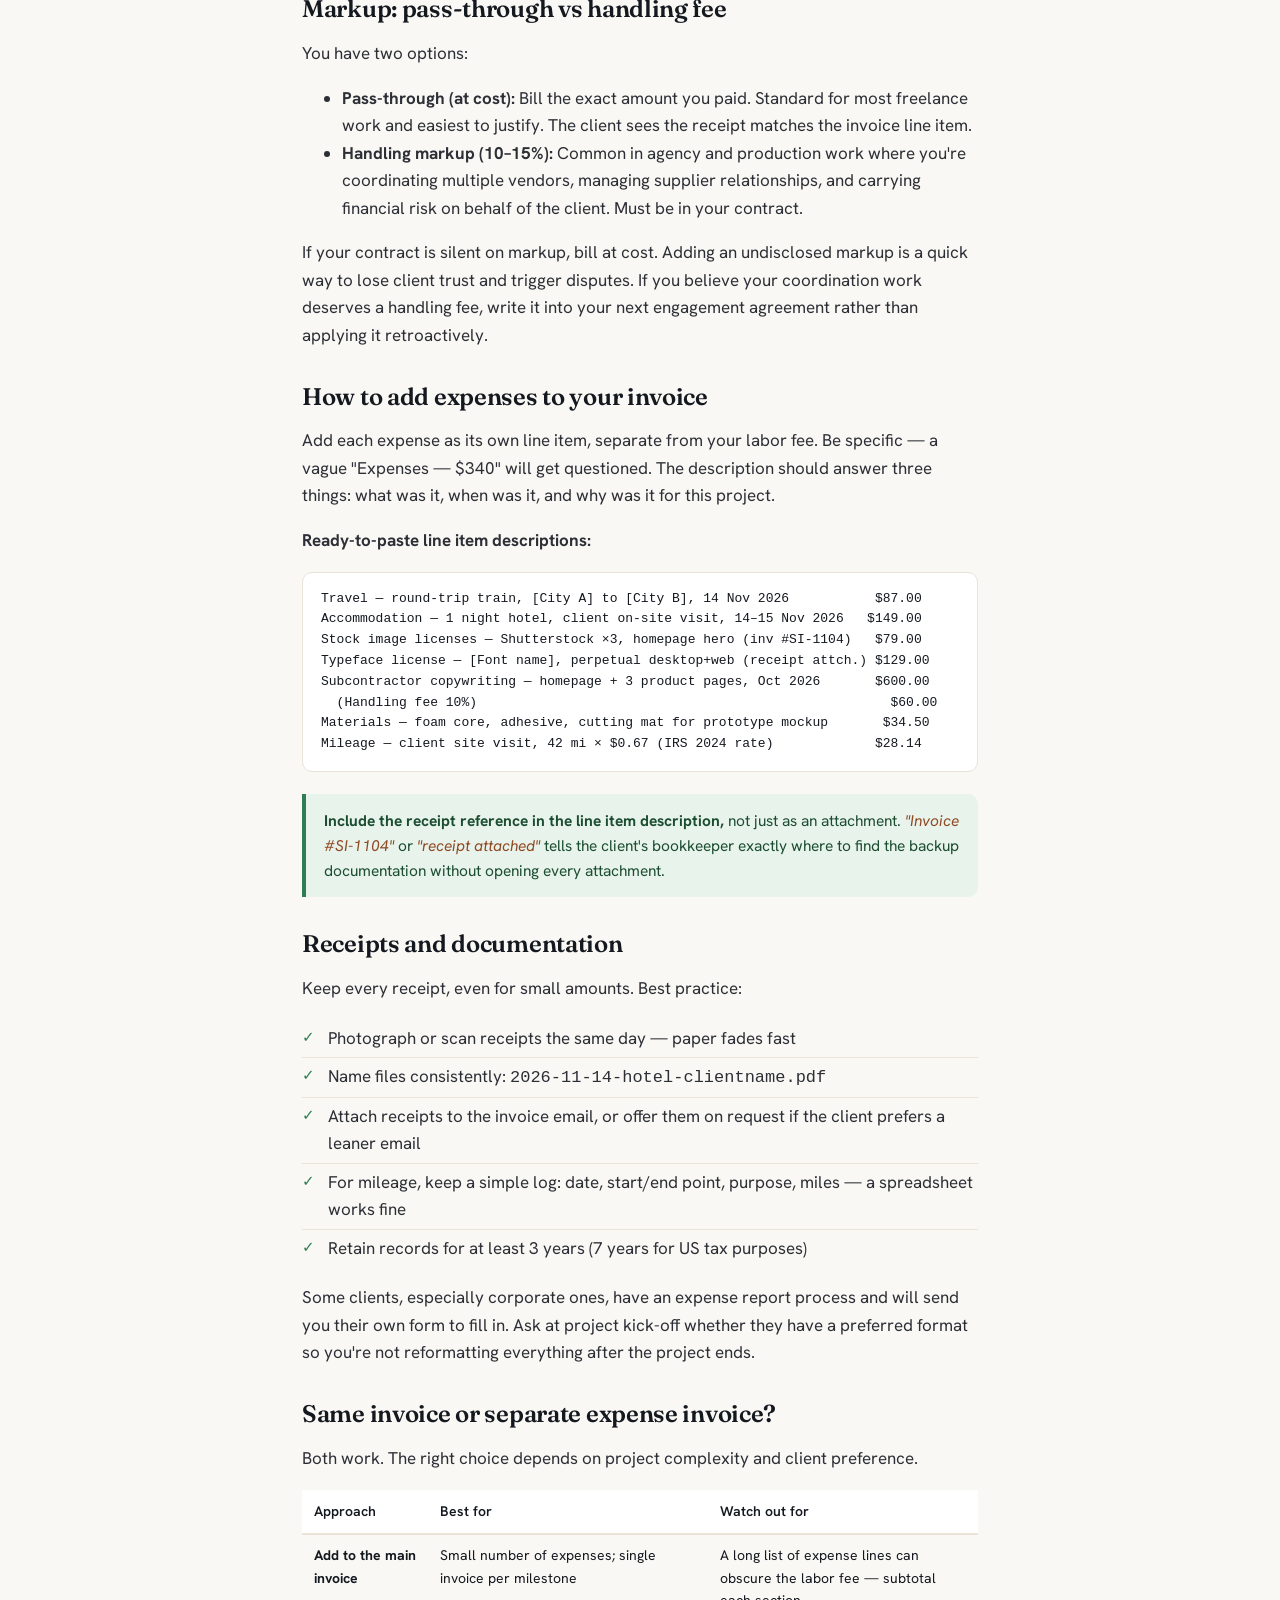
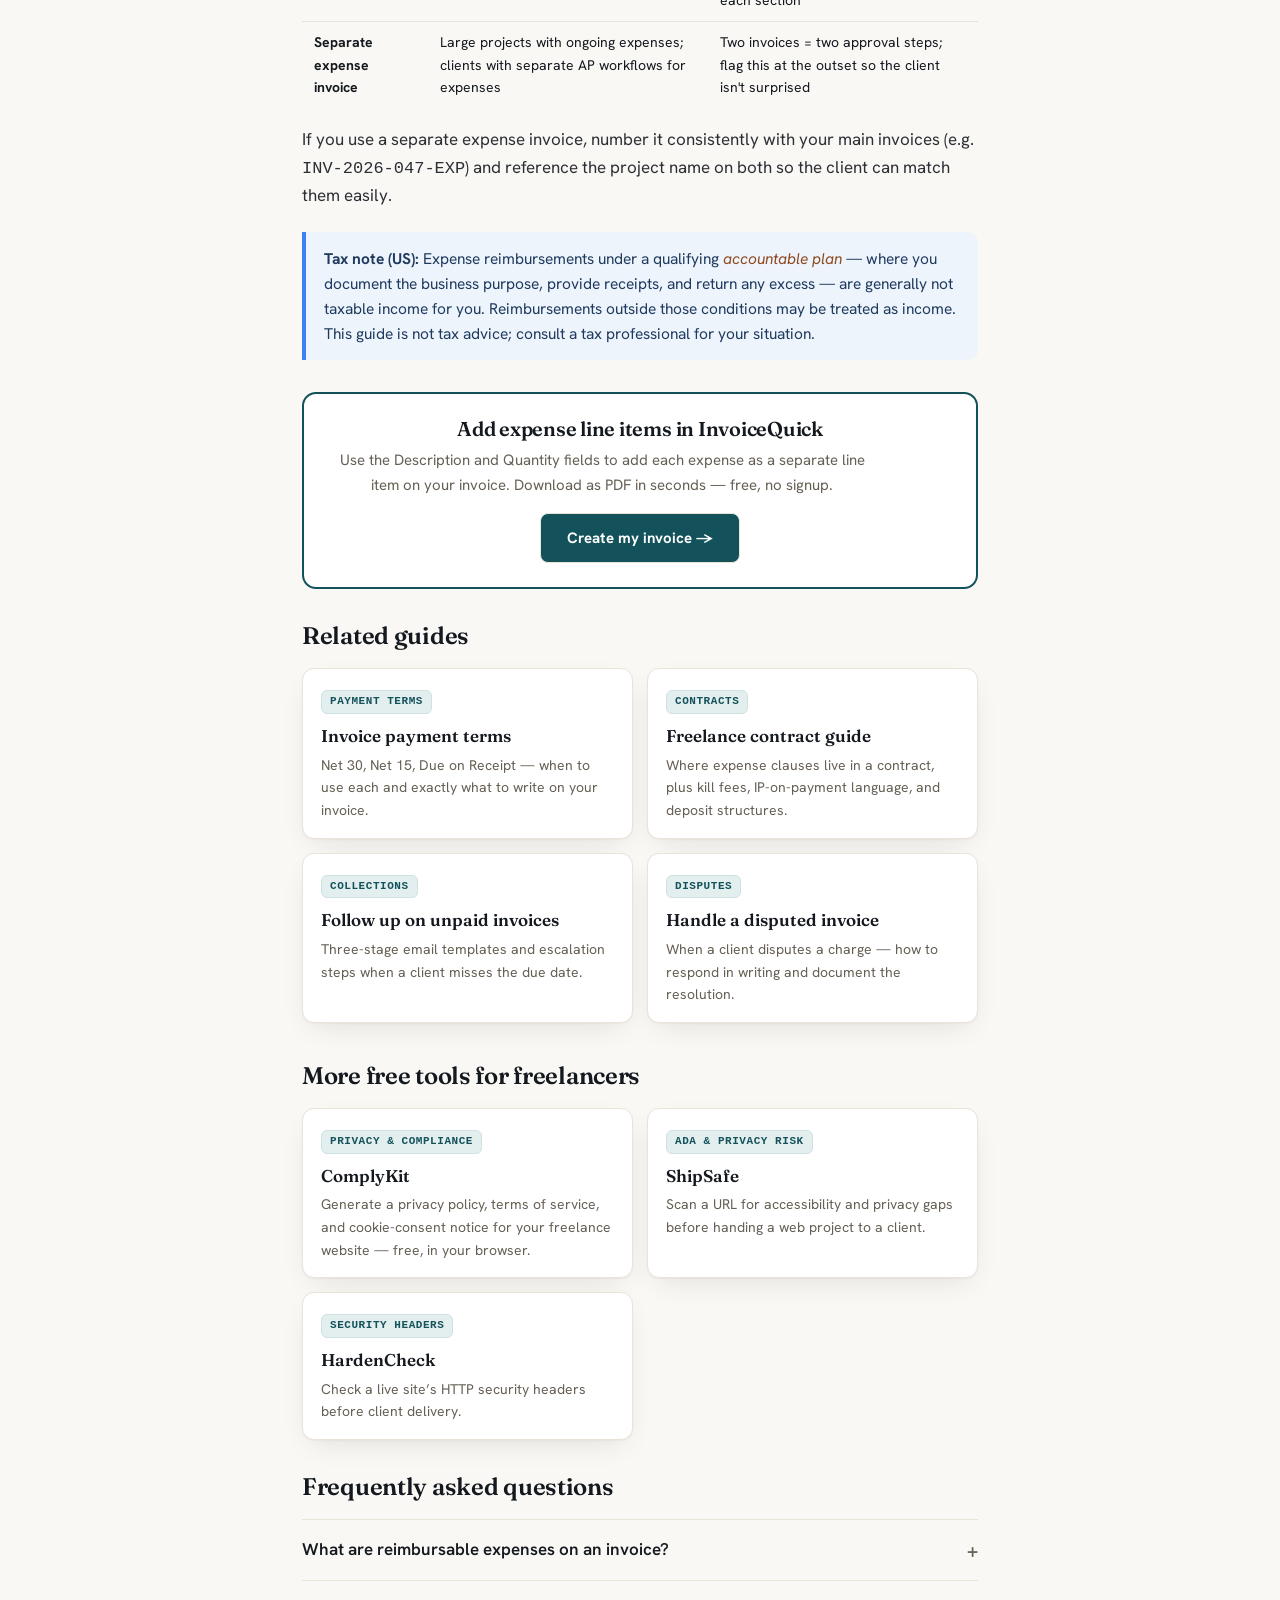
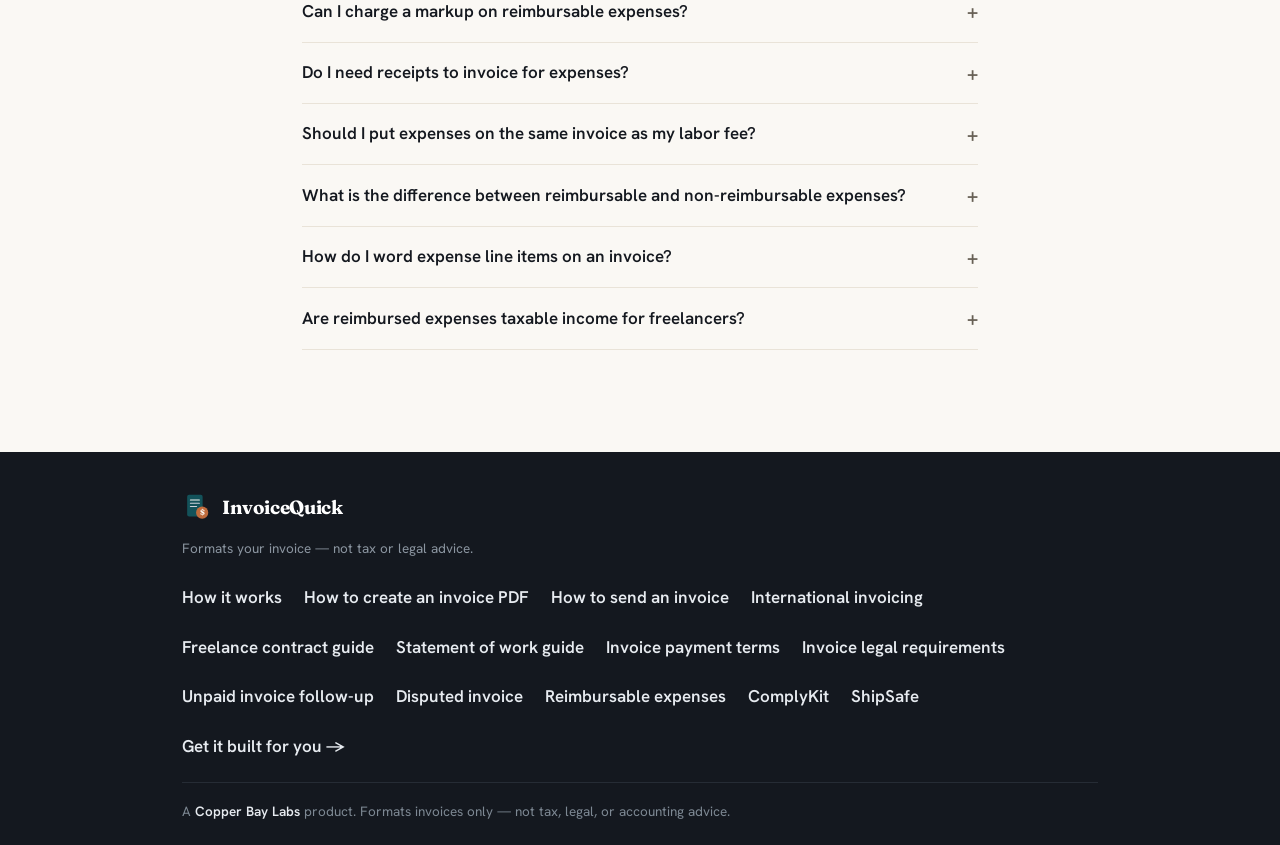
<file: guides/invoice-reimbursable-expenses.html>
<!doctype html>
<html lang="en">
<head>
<meta charset="utf-8">
<meta name="viewport" content="width=device-width, initial-scale=1">
<title>How to Invoice for Reimbursable Expenses — Freelance Expense Billing Guide</title>
<meta name="description" content="How to add reimbursable expenses to a client invoice: which costs qualify, how to document them, whether to charge a markup, and ready-to-paste line item examples.">
<link rel="canonical" href="https://labs.copperbaytech.com/invoicequick/guides/invoice-reimbursable-expenses.html">
<meta property="og:type" content="article">
<meta property="og:site_name" content="InvoiceQuick">
<meta property="og:title" content="How to Invoice for Reimbursable Expenses — Freelance Expense Billing Guide">
<meta property="og:description" content="How to add reimbursable expenses to a client invoice: which costs qualify, how to document them, whether to charge a markup, and ready-to-paste line item examples.">
<meta property="og:url" content="https://labs.copperbaytech.com/invoicequick/guides/invoice-reimbursable-expenses.html">
<meta property="og:image" content="https://labs.copperbaytech.com/invoicequick/og-image.png">
<meta property="og:image:width" content="1200">
<meta property="og:image:height" content="630">
<meta name="twitter:card" content="summary_large_image">
<meta name="theme-color" content="#faf8f4">
<link rel="icon" href="../favicon.svg" type="image/svg+xml">
<link rel="apple-touch-icon" href="../apple-touch-icon.png">
<link rel="preconnect" href="https://fonts.googleapis.com">
<link rel="preconnect" href="https://fonts.gstatic.com" crossorigin>
<link href="https://fonts.googleapis.com/css2?family=Fraunces:opsz,wght@9..144,500;9..144,600;9..144,700&family=Hanken+Grotesk:wght@400;500;600;700&display=swap" rel="stylesheet">
<script type="application/ld+json">
{"@context":"https://schema.org","@graph":[{"@type":"Article","headline":"How to Invoice for Reimbursable Expenses — Freelance Expense Billing Guide","description":"How to add reimbursable expenses to a client invoice: which costs qualify, how to document them, whether to charge a markup, and ready-to-paste line item examples.","url":"https://labs.copperbaytech.com/invoicequick/guides/invoice-reimbursable-expenses.html","datePublished":"2026-11-21","dateModified":"2026-11-21","publisher":{"@type":"Organization","name":"Copper Bay Labs","url":"https://labs.copperbaytech.com"},"mainEntityOfPage":{"@type":"WebPage","@id":"https://labs.copperbaytech.com/invoicequick/guides/invoice-reimbursable-expenses.html"}},{"@type":"FAQPage","mainEntity":[{"@type":"Question","name":"What are reimbursable expenses on an invoice?","acceptedAnswer":{"@type":"Answer","text":"Reimbursable expenses are out-of-pocket costs you incur specifically for a client's project that the client agreed in advance to cover. Examples include travel, accommodation, materials, stock assets, and third-party software licenses bought for that project. They are listed as separate line items on the invoice, distinct from your labor fee."}},{"@type":"Question","name":"Can I charge a markup on reimbursable expenses?","acceptedAnswer":{"@type":"Answer","text":"Yes, if your contract says so. A 10–15% handling fee is common in agency work to cover the time and risk of managing the spend. Many freelancers pass expenses through at cost with no markup. Whichever you choose, state it in your contract before work starts — adding a markup to an invoice that doesn't mention it will cause disputes."}},{"@type":"Question","name":"Do I need receipts to invoice for expenses?","acceptedAnswer":{"@type":"Answer","text":"Always keep every receipt. Many clients require copies with the invoice; some ask for an expense report attachment. For US freelancers, an IRS-compliant accountable plan requires receipts or other documentation for each expense. Even if a client doesn't ask, receipts are your protection if the reimbursement is ever questioned."}},{"@type":"Question","name":"Should I put expenses on the same invoice as my labor fee?","acceptedAnswer":{"@type":"Answer","text":"Either is acceptable. For small, infrequent expenses, adding them as separate line items on the same invoice is simplest. For larger or complex projects with ongoing expense tracking, a separate expense report invoice keeps billing cleaner and makes it easier for the client's accounts payable team to process. Ask your client which they prefer at the start of the engagement."}},{"@type":"Question","name":"What is the difference between reimbursable and non-reimbursable expenses?","acceptedAnswer":{"@type":"Answer","text":"Reimbursable expenses are project-specific, out-of-pocket costs the client agreed to cover — travel to their site, materials bought for their project, a stock image license for their deliverable. Non-reimbursable expenses are your general business overhead: your own computer, your internet connection, software subscriptions you use across all clients, your home office. Overhead is already priced into your rate and cannot be billed separately."}},{"@type":"Question","name":"How do I word expense line items on an invoice?","acceptedAnswer":{"@type":"Answer","text":"Be specific: include the expense category, the date, and what it was for. For example: 'Travel — round-trip train to client site, 14 Nov 2026' or 'Stock image license — Shutterstock, 3 images for homepage hero (invoice #SI-2026-1104)'. Vague entries like 'Expenses — $340' invite disputes and make the client's bookkeeper's life harder."}},{"@type":"Question","name":"Are reimbursed expenses taxable income for freelancers?","acceptedAnswer":{"@type":"Answer","text":"In the US, reimbursements under a qualifying accountable plan — where you document the business purpose, provide receipts, and return any excess — are generally not taxable income. If reimbursements don't meet those conditions they may be treated as income. Rules vary in other countries. Consult a tax professional for your specific situation; this guide is not tax advice."}}]}]}
</script>
<link rel="stylesheet" href="../styles.css?v=1">
<style>
  .doc .lede{font-size:clamp(17px,2.3vw,20px);color:var(--muted)}
  .doc h2{scroll-margin-top:80px}
  .doc h3{font-family:"Fraunces",Georgia,serif;font-weight:600;font-size:19px;margin:22px 0 6px;letter-spacing:-.01em}
  .toc{display:flex;flex-wrap:wrap;gap:10px;margin:22px 0 6px;padding:0;list-style:none}
  .toc a{display:inline-block;background:var(--surface);border:1px solid var(--line);border-radius:999px;padding:7px 14px;font-size:14px;font-weight:600;color:var(--muted)}
  .toc a:hover{border-color:var(--bay);color:var(--ink);text-decoration:none}
  .callout{background:var(--warn-bg);border-left:4px solid var(--warn);border-radius:0 10px 10px 0;padding:14px 18px;margin:22px 0;font-size:15.5px;color:#5a3e10}
  .callout.tip{background:var(--pass-bg);border-left-color:var(--pass);color:#1b4d30}
  .callout.info{background:#eef4fb;border-left-color:#3b82f6;color:#1e3a5f}
  .exp-table{width:100%;border-collapse:collapse;margin:18px 0;font-size:14px}
  .exp-table th{text-align:left;padding:10px 12px;background:var(--surface);border-bottom:2px solid var(--line);font-weight:600}
  .exp-table td{padding:9px 12px;border-bottom:1px solid var(--line);vertical-align:top}
  .exp-table tr:last-child td{border-bottom:none}
  .exp-table code{font-family:ui-monospace,Menlo,Consolas,monospace;font-size:12.5px;background:var(--surface);border:1px solid var(--line);border-radius:4px;padding:2px 6px}
  .exp-card{border:1px solid var(--line);border-radius:12px;padding:18px 20px;margin:20px 0;background:var(--surface)}
  .exp-card h3{margin:0 0 4px;font-family:"Fraunces",Georgia,serif;font-weight:600;font-size:18px;letter-spacing:-.01em}
  .exp-card .e-badge{display:inline-block;font-family:ui-monospace,Menlo,Consolas,monospace;font-size:11px;font-weight:700;letter-spacing:.05em;text-transform:uppercase;border-radius:6px;padding:3px 9px;margin-bottom:10px}
  .e-badge.reimbursable{color:#1b4d30;background:#e3f5eb;border:1px solid #b8dec8}
  .e-badge.overhead{color:#7a2020;background:#fdeaea;border:1px solid #f5b8b8}
  pre{background:var(--surface);border:1px solid var(--line);border-radius:10px;padding:16px 18px;overflow-x:auto;font-family:ui-monospace,Menlo,Consolas,monospace;font-size:13px;line-height:1.6;margin:12px 0}
  pre code{background:none;padding:0;font-size:inherit}
  .fill{font-style:italic;color:var(--copper);background:rgba(191,107,60,.07);border-radius:3px;padding:0 3px}
  .checklist{margin:14px 0;padding-left:0;list-style:none}
  .checklist li{padding:5px 0 5px 26px;position:relative;border-bottom:1px solid var(--line)}
  .checklist li:last-child{border-bottom:none}
  .checklist li::before{content:"\2713";position:absolute;left:0;top:5px;color:var(--pass);font-weight:700;font-size:15px}
  .suite{display:grid;grid-template-columns:repeat(auto-fit,minmax(220px,1fr));gap:14px;margin:18px 0 6px}
  .suite a{display:block;background:var(--surface);border:1px solid var(--line);border-radius:12px;padding:16px 18px;box-shadow:var(--shadow);transition:box-shadow .15s,transform .15s,border-color .15s}
  .suite a:hover{text-decoration:none;box-shadow:var(--shadow-lift);transform:translateY(-2px);border-color:var(--line-2)}
  .suite .s-name{font-family:"Fraunces",serif;font-weight:600;font-size:17px;color:var(--ink);display:block;margin:0 0 4px}
  .suite p{color:var(--muted);font-size:14px;margin:0}
  .suite .s-tag{display:inline-block;margin-bottom:8px;font-family:ui-monospace,Menlo,Consolas,monospace;font-size:11px;font-weight:700;letter-spacing:.05em;text-transform:uppercase;color:var(--bay);background:var(--bay-tint,#e3eeef);border:1px solid #cfe1e3;border-radius:6px;padding:2px 8px}
  .cta-box{background:var(--surface);border:2px solid var(--bay);border-radius:14px;padding:24px 26px;margin:32px 0;text-align:center}
  .cta-box h2{margin:0 0 8px;font-size:20px}
  .cta-box p{color:var(--muted);margin:0 0 16px;font-size:15px}
  .btn{display:inline-block;background:var(--bay);color:#fff;font-weight:700;padding:12px 26px;border-radius:8px;text-decoration:none;font-size:15px;transition:opacity .15s}
  .btn:hover{opacity:.88;text-decoration:none}
  .faq-section{margin:18px 0}
  .faq-section details{border-bottom:1px solid var(--line);padding:14px 0}
  .faq-section details:first-child{border-top:1px solid var(--line)}
  .faq-section summary{font-weight:600;cursor:pointer;list-style:none;display:flex;justify-content:space-between;align-items:center;gap:12px}
  .faq-section summary::-webkit-details-marker{display:none}
  .faq-section summary::after{content:"+";font-size:20px;color:var(--muted);flex-shrink:0}
  .faq-section details[open] summary::after{content:"\2212"}
  .faq-section details p{margin:12px 0 4px;color:var(--muted)}
</style>
</head>
<body>
<a class="skip" href="#main">Skip to main content</a>

<header class="masthead" role="banner">
  <div class="wrap hdr-bar">
    <a class="brand" href="../" aria-label="InvoiceQuick &mdash; go to homepage">
      <svg class="mark" viewBox="0 0 64 64" aria-hidden="true">
        <rect x="11" y="6" width="33" height="46" rx="4" fill="#13525a"/>
        <line x1="18" y1="17" x2="37" y2="17" stroke="#faf8f4" stroke-width="2.4" stroke-linecap="round"/>
        <line x1="18" y1="24" x2="37" y2="24" stroke="#cbd2da" stroke-width="2.4" stroke-linecap="round"/>
        <line x1="18" y1="31" x2="31" y2="31" stroke="#cbd2da" stroke-width="2.4" stroke-linecap="round"/>
        <circle cx="43" cy="44" r="13" fill="#bf6b3c"/>
        <text x="43" y="49.4" font-family="Fraunces,Georgia,serif" font-size="17" font-weight="700" fill="#faf8f4" text-anchor="middle">$</text>
      </svg>
      <span class="wordmark">InvoiceQuick</span>
    </a>
    <nav class="nav" aria-label="Primary navigation">
      <a href="create-free-invoice-pdf.html">Create PDF guide</a>
      <a href="send-invoice-email.html">Send invoice guide</a>
      <a href="invoice-clients-international.html">International invoicing</a>
      <a href="freelance-contract-template.html">Freelance contract</a>
      <a href="statement-of-work-template.html">Statement of work</a>
      <a href="invoice-payment-terms.html">Payment terms</a>
      <a href="invoice-legal-requirements.html">Legal requirements</a>
      <a href="follow-up-unpaid-invoice.html">Late invoices</a>
      <a href="handle-disputed-invoice.html">Disputed invoices</a>
      <a href="invoice-reimbursable-expenses.html" aria-current="page">Reimbursable expenses</a>
      <a href="../">Make my invoice</a>
    </nav>
  </div>
</header>

<main id="main">
<article class="doc">
  <div class="wrap narrow">
    <p class="eyebrow" style="text-align:left">Freelance guide</p>
    <h1>How to Invoice for Reimbursable Expenses</h1>
    <p class="lede">When you spend money out-of-pocket on behalf of a client &mdash; a train ticket to their office, a stock photo license for their landing page, materials for their shoot &mdash; you need to get that money back. This guide explains which expenses qualify, how to document them properly, and exactly how to add them to an invoice so payment is fast and disputes are rare.</p>

    <ul class="toc" aria-label="On this page">
      <li><a href="#what-qualifies">What qualifies</a></li>
      <li><a href="#contract-foundation">The contract foundation</a></li>
      <li><a href="#pre-approval">Pre-approval</a></li>
      <li><a href="#categories">Expense categories</a></li>
      <li><a href="#markup">Markup</a></li>
      <li><a href="#how-to-add">Adding to your invoice</a></li>
      <li><a href="#receipts">Receipts and documentation</a></li>
      <li><a href="#same-or-separate">Same invoice or separate?</a></li>
      <li><a href="#faq">FAQ</a></li>
    </ul>

    <h2 id="what-qualifies">What counts as a reimbursable expense</h2>
    <p>A reimbursable expense is an out-of-pocket cost you incur <em>specifically</em> for a client project that the client agreed in advance to cover. The two tests are: (1) you actually paid for it; and (2) the client agreed to reimburse it before you spent the money.</p>

    <div class="exp-card">
      <span class="e-badge reimbursable">Reimbursable &mdash; bill it</span>
      <h3>Project-specific costs</h3>
      <p>Travel and accommodation to <em>the client's</em> site &bull; Materials bought for <em>their</em> deliverable &bull; Software licenses purchased for <em>their</em> project &bull; Third-party services commissioned on their behalf &bull; Permits or filing fees required for their work &bull; Equipment rented for their shoot or event</p>
    </div>

    <div class="exp-card">
      <span class="e-badge overhead">Not reimbursable &mdash; your overhead</span>
      <h3>General business costs</h3>
      <p>Your own computer and hardware &bull; Your internet connection &bull; Software you use across all clients (Adobe CC, Notion, Figma) &bull; Your home office &bull; Professional development &bull; General business insurance</p>
    </div>

    <p>Overhead is already priced into your hourly or project rate. Billing it again as an expense is a common source of client friction and sometimes disputes. If your rate genuinely doesn't cover a tool you bought solely for a client's project, the right fix is to quote it as a line item in the project estimate, not to add it unexpectedly at invoice time.</p>

    <h2 id="contract-foundation">The contract foundation: get it in writing first</h2>
    <p>Expenses are only billable if your contract says they are. The minimum clause to include:</p>
    <pre><code>Client will reimburse Designer for all pre-approved, project-related
out-of-pocket expenses, billed at cost with supporting receipts.
Expenses exceeding $[threshold] require written approval before they
are incurred.</code></pre>
    <p>Without this language, a client can dispute every expense line item on the grounds that they never agreed to pay it. Even a one-line email that says <em>"yes, go ahead and book a train ticket, we'll cover it"</em> is better than nothing &mdash; forward it to yourself as a dated record.</p>

    <div class="callout">
      <strong>Never surprise a client with expenses at invoice time.</strong> If your contract says "plus expenses" but you haven't mentioned any costs during the project, a large expense line on the final invoice is likely to stall payment. Send a quick note when you incur a significant cost: <em>"Just a heads-up &mdash; I bought the stock image license today, $129, will appear on the invoice."</em>
    </div>

    <h2 id="pre-approval">Pre-approval: the one habit that eliminates disputes</h2>
    <p>The single most effective practice for smooth expense reimbursement is getting written approval before spending. Set a threshold in your contract &mdash; typically $50 to $100 for small projects, $200+ for larger engagements &mdash; above which you message the client before spending.</p>
    <ul class="checklist">
      <li>State the expense, the amount, and why it's needed: <em>"I need to buy a Mapbox API key for the interactive map, one-time cost $120 &mdash; OK to proceed?"</em></li>
      <li>Keep the approval (email, Slack, text) linked to the expense receipt in your records</li>
      <li>For travel, get approval for the specific trip before booking &mdash; not just a general "travel may be needed"</li>
    </ul>
    <p>Under-$50 consumables and nominal costs (parking, postage, a print for review) are generally fine to bill without prior approval if your contract covers expenses broadly, but flag them in your project notes so they're no surprise on the invoice.</p>

    <h2 id="categories">Common reimbursable expense categories</h2>

    <table class="exp-table">
      <thead>
        <tr>
          <th>Category</th>
          <th>Examples</th>
          <th>Notes</th>
        </tr>
      </thead>
      <tbody>
        <tr>
          <td><strong>Travel</strong></td>
          <td>Train, plane, bus, taxi, ride-share, mileage</td>
          <td>IRS mileage rate (US): 67&cent;/mile for 2024; keep a mileage log. For air travel, economy-class only unless contract specifies otherwise.</td>
        </tr>
        <tr>
          <td><strong>Accommodation</strong></td>
          <td>Hotel, short-term rental for overnight trips</td>
          <td>Reasonable rates only; a client can push back on a luxury hotel if the contract says "reasonable expenses".</td>
        </tr>
        <tr>
          <td><strong>Meals</strong></td>
          <td>Meals during travel away from home base, client entertainment with the client present</td>
          <td>Personal meals at home or while commuting locally are overhead. Many clients cap meals at a daily per-diem; ask upfront.</td>
        </tr>
        <tr>
          <td><strong>Materials &amp; supplies</strong></td>
          <td>Print materials, packaging, fabric, props, hardware for their project</td>
          <td>Keep itemised receipts. Bulk materials bought partly for the project: prorate or quote ahead.</td>
        </tr>
        <tr>
          <td><strong>Software &amp; assets</strong></td>
          <td>Stock photo/video licenses, fonts, WordPress plugins, one-time API keys bought for the project</td>
          <td>If you retain the license for reuse, it may be a shared cost — pro-rate or negotiate ownership in the contract.</td>
        </tr>
        <tr>
          <td><strong>Third-party services</strong></td>
          <td>Copywriting, photography, translation, printing, couriers</td>
          <td>Subcontractor fees are typically billed at cost or with a 10–15% management markup if you're coordinating them.</td>
        </tr>
        <tr>
          <td><strong>Permits &amp; fees</strong></td>
          <td>Location permits, filing fees, government fees for their business</td>
          <td>Bill at exact cost with receipt; no markup is typically expected here.</td>
        </tr>
      </tbody>
    </table>

    <h2 id="markup">Markup: pass-through vs handling fee</h2>
    <p>You have two options:</p>
    <ul>
      <li><strong>Pass-through (at cost):</strong> Bill the exact amount you paid. Standard for most freelance work and easiest to justify. The client sees the receipt matches the invoice line item.</li>
      <li><strong>Handling markup (10–15%):</strong> Common in agency and production work where you're coordinating multiple vendors, managing supplier relationships, and carrying financial risk on behalf of the client. Must be in your contract.</li>
    </ul>
    <p>If your contract is silent on markup, bill at cost. Adding an undisclosed markup is a quick way to lose client trust and trigger disputes. If you believe your coordination work deserves a handling fee, write it into your next engagement agreement rather than applying it retroactively.</p>

    <h2 id="how-to-add">How to add expenses to your invoice</h2>
    <p>Add each expense as its own line item, separate from your labor fee. Be specific &mdash; a vague "Expenses — $340" will get questioned. The description should answer three things: what was it, when was it, and why was it for this project.</p>

    <p><strong>Ready-to-paste line item descriptions:</strong></p>
    <pre><code>Travel — round-trip train, [City A] to [City B], 14 Nov 2026           $87.00
Accommodation — 1 night hotel, client on-site visit, 14–15 Nov 2026   $149.00
Stock image licenses — Shutterstock ×3, homepage hero (inv #SI-1104)   $79.00
Typeface license — [Font name], perpetual desktop+web (receipt attch.) $129.00
Subcontractor copywriting — homepage + 3 product pages, Oct 2026       $600.00
  (Handling fee 10%)                                                     $60.00
Materials — foam core, adhesive, cutting mat for prototype mockup       $34.50
Mileage — client site visit, 42 mi × $0.67 (IRS 2024 rate)             $28.14</code></pre>

    <div class="callout tip">
      <strong>Include the receipt reference in the line item description,</strong> not just as an attachment. <em>"Invoice #SI-1104"</em> or <em>"receipt attached"</em> tells the client's bookkeeper exactly where to find the backup documentation without opening every attachment.
    </div>

    <h2 id="receipts">Receipts and documentation</h2>
    <p>Keep every receipt, even for small amounts. Best practice:</p>
    <ul class="checklist">
      <li>Photograph or scan receipts the same day — paper fades fast</li>
      <li>Name files consistently: <code>2026-11-14-hotel-clientname.pdf</code></li>
      <li>Attach receipts to the invoice email, or offer them on request if the client prefers a leaner email</li>
      <li>For mileage, keep a simple log: date, start/end point, purpose, miles — a spreadsheet works fine</li>
      <li>Retain records for at least 3 years (7 years for US tax purposes)</li>
    </ul>
    <p>Some clients, especially corporate ones, have an expense report process and will send you their own form to fill in. Ask at project kick-off whether they have a preferred format so you're not reformatting everything after the project ends.</p>

    <h2 id="same-or-separate">Same invoice or separate expense invoice?</h2>
    <p>Both work. The right choice depends on project complexity and client preference.</p>
    <table class="exp-table">
      <thead><tr><th>Approach</th><th>Best for</th><th>Watch out for</th></tr></thead>
      <tbody>
        <tr>
          <td><strong>Add to the main invoice</strong></td>
          <td>Small number of expenses; single invoice per milestone</td>
          <td>A long list of expense lines can obscure the labor fee — subtotal each section</td>
        </tr>
        <tr>
          <td><strong>Separate expense invoice</strong></td>
          <td>Large projects with ongoing expenses; clients with separate AP workflows for expenses</td>
          <td>Two invoices = two approval steps; flag this at the outset so the client isn't surprised</td>
        </tr>
      </tbody>
    </table>
    <p>If you use a separate expense invoice, number it consistently with your main invoices (e.g. <code>INV-2026-047-EXP</code>) and reference the project name on both so the client can match them easily.</p>

    <div class="callout info">
      <strong>Tax note (US):</strong> Expense reimbursements under a qualifying <em>accountable plan</em> — where you document the business purpose, provide receipts, and return any excess — are generally not taxable income for you. Reimbursements outside those conditions may be treated as income. This guide is not tax advice; consult a tax professional for your situation.
    </div>

    <div class="cta-box">
      <h2>Add expense line items in InvoiceQuick</h2>
      <p>Use the Description and Quantity fields to add each expense as a separate line item on your invoice. Download as PDF in seconds &mdash; free, no signup.</p>
      <a class="btn" href="../">Create my invoice &rarr;</a>
    </div>

    <h2>Related guides</h2>
    <div class="suite">
      <a href="invoice-payment-terms.html">
        <span class="s-tag">Payment terms</span>
        <span class="s-name">Invoice payment terms</span>
        <p>Net 30, Net 15, Due on Receipt &mdash; when to use each and exactly what to write on your invoice.</p>
      </a>
      <a href="freelance-contract-template.html">
        <span class="s-tag">Contracts</span>
        <span class="s-name">Freelance contract guide</span>
        <p>Where expense clauses live in a contract, plus kill fees, IP-on-payment language, and deposit structures.</p>
      </a>
      <a href="follow-up-unpaid-invoice.html">
        <span class="s-tag">Collections</span>
        <span class="s-name">Follow up on unpaid invoices</span>
        <p>Three-stage email templates and escalation steps when a client misses the due date.</p>
      </a>
      <a href="handle-disputed-invoice.html">
        <span class="s-tag">Disputes</span>
        <span class="s-name">Handle a disputed invoice</span>
        <p>When a client disputes a charge &mdash; how to respond in writing and document the resolution.</p>
      </a>
    </div>

    <h2 style="margin-top:40px">More free tools for freelancers</h2>
    <div class="suite">
      <a href="https://labs.copperbaytech.com/complykit/" target="_blank" rel="noopener noreferrer">
        <span class="s-tag">Privacy &amp; compliance</span>
        <span class="s-name">ComplyKit</span>
        <p>Generate a privacy policy, terms of service, and cookie-consent notice for your freelance website &mdash; free, in your browser.</p>
      </a>
      <a href="https://labs.copperbaytech.com/shipsafe/" target="_blank" rel="noopener noreferrer">
        <span class="s-tag">ADA &amp; privacy risk</span>
        <span class="s-name">ShipSafe</span>
        <p>Scan a URL for accessibility and privacy gaps before handing a web project to a client.</p>
      </a>
      <a href="https://labs.copperbaytech.com/hardencheck/" target="_blank" rel="noopener noreferrer">
        <span class="s-tag">Security headers</span>
        <span class="s-name">HardenCheck</span>
        <p>Check a live site&rsquo;s HTTP security headers before client delivery.</p>
      </a>
    </div>

    <h2 id="faq">Frequently asked questions</h2>
    <div class="faq-section">
      <details>
        <summary>What are reimbursable expenses on an invoice?</summary>
        <p>Reimbursable expenses are out-of-pocket costs you incur specifically for a client's project that the client agreed in advance to cover. Examples include travel, accommodation, materials, stock assets, and third-party software licenses bought for that project. They are listed as separate line items on the invoice, distinct from your labor fee.</p>
      </details>
      <details>
        <summary>Can I charge a markup on reimbursable expenses?</summary>
        <p>Yes, if your contract says so. A 10&ndash;15% handling fee is common in agency work to cover the time and risk of managing the spend. Many freelancers pass expenses through at cost with no markup. Whichever you choose, state it in your contract before work starts &mdash; adding a markup to an invoice that doesn't mention it will cause disputes.</p>
      </details>
      <details>
        <summary>Do I need receipts to invoice for expenses?</summary>
        <p>Always keep every receipt. Many clients require copies with the invoice; some ask for an expense report attachment. For US freelancers, an IRS-compliant accountable plan requires receipts or other documentation for each expense. Even if a client doesn't ask, receipts are your protection if the reimbursement is ever questioned.</p>
      </details>
      <details>
        <summary>Should I put expenses on the same invoice as my labor fee?</summary>
        <p>Either is acceptable. For small, infrequent expenses, adding them as separate line items on the same invoice is simplest. For larger or complex projects with ongoing expense tracking, a separate expense report invoice keeps billing cleaner and makes it easier for the client's accounts payable team to process. Ask your client which they prefer at the start of the engagement.</p>
      </details>
      <details>
        <summary>What is the difference between reimbursable and non-reimbursable expenses?</summary>
        <p>Reimbursable expenses are project-specific, out-of-pocket costs the client agreed to cover &mdash; travel to their site, materials bought for their project, a stock image license for their deliverable. Non-reimbursable expenses are your general business overhead: your own computer, your internet connection, software subscriptions you use across all clients, your home office. Overhead is already priced into your rate and cannot be billed separately.</p>
      </details>
      <details>
        <summary>How do I word expense line items on an invoice?</summary>
        <p>Be specific: include the expense category, the date, and what it was for. For example: &ldquo;Travel &mdash; round-trip train to client site, 14 Nov 2026&rdquo; or &ldquo;Stock image license &mdash; Shutterstock, 3 images for homepage hero (invoice #SI-2026-1104)&rdquo;. Vague entries like &ldquo;Expenses &mdash; $340&rdquo; invite disputes and make the client's bookkeeper's life harder.</p>
      </details>
      <details>
        <summary>Are reimbursed expenses taxable income for freelancers?</summary>
        <p>In the US, reimbursements under a qualifying accountable plan &mdash; where you document the business purpose, provide receipts, and return any excess &mdash; are generally not taxable income. If reimbursements don't meet those conditions they may be treated as income. Rules vary in other countries. Consult a tax professional for your specific situation; this guide is not tax advice.</p>
      </details>
    </div>

  </div>
</article>
</main>

<footer class="footer" role="contentinfo">
  <div class="wrap foot">
    <div>
      <a class="brand small" href="../" aria-label="InvoiceQuick &mdash; homepage">
        <svg class="mark" viewBox="0 0 64 64" aria-hidden="true">
          <rect x="11" y="6" width="33" height="46" rx="4" fill="#13525a"/>
          <line x1="18" y1="17" x2="37" y2="17" stroke="#faf8f4" stroke-width="2.4" stroke-linecap="round"/>
          <line x1="18" y1="24" x2="37" y2="24" stroke="#cbd2da" stroke-width="2.4" stroke-linecap="round"/>
          <line x1="18" y1="31" x2="31" y2="31" stroke="#cbd2da" stroke-width="2.4" stroke-linecap="round"/>
          <circle cx="43" cy="44" r="13" fill="#bf6b3c"/>
          <text x="43" y="49.4" font-family="Fraunces,Georgia,serif" font-size="17" font-weight="700" fill="#faf8f4" text-anchor="middle">$</text>
        </svg>
        <span class="wordmark">InvoiceQuick</span>
      </a>
      <p class="fine">Formats your invoice &mdash; not tax or legal advice.</p>
    </div>
    <nav class="foot-nav" aria-label="Footer navigation">
      <a href="../about.html">How it works</a>
      <a href="create-free-invoice-pdf.html">How to create an invoice PDF</a>
      <a href="send-invoice-email.html">How to send an invoice</a>
      <a href="invoice-clients-international.html">International invoicing</a>
      <a href="freelance-contract-template.html">Freelance contract guide</a>
      <a href="statement-of-work-template.html">Statement of work guide</a>
      <a href="invoice-payment-terms.html">Invoice payment terms</a>
      <a href="invoice-legal-requirements.html">Invoice legal requirements</a>
      <a href="follow-up-unpaid-invoice.html">Unpaid invoice follow-up</a>
      <a href="handle-disputed-invoice.html">Disputed invoice</a>
      <a href="invoice-reimbursable-expenses.html" aria-current="page">Reimbursable expenses</a>
      <a href="https://labs.copperbaytech.com/complykit/" target="_blank" rel="noopener noreferrer">ComplyKit</a>
      <a href="https://labs.copperbaytech.com/shipsafe/" target="_blank" rel="noopener noreferrer">ShipSafe</a>
      <a href="https://copperbaytech.com" target="_blank" rel="noopener noreferrer">Get it built for you &rarr;</a>
    </nav>
  </div>
  <div class="wrap">
    <p class="madeby">A <a href="https://copperbaytech.com" target="_blank" rel="noopener noreferrer">Copper Bay Labs</a> product. Formats invoices only &mdash; not tax, legal, or accounting advice.</p>
  </div>
</footer>

</body>
</html>
</file>
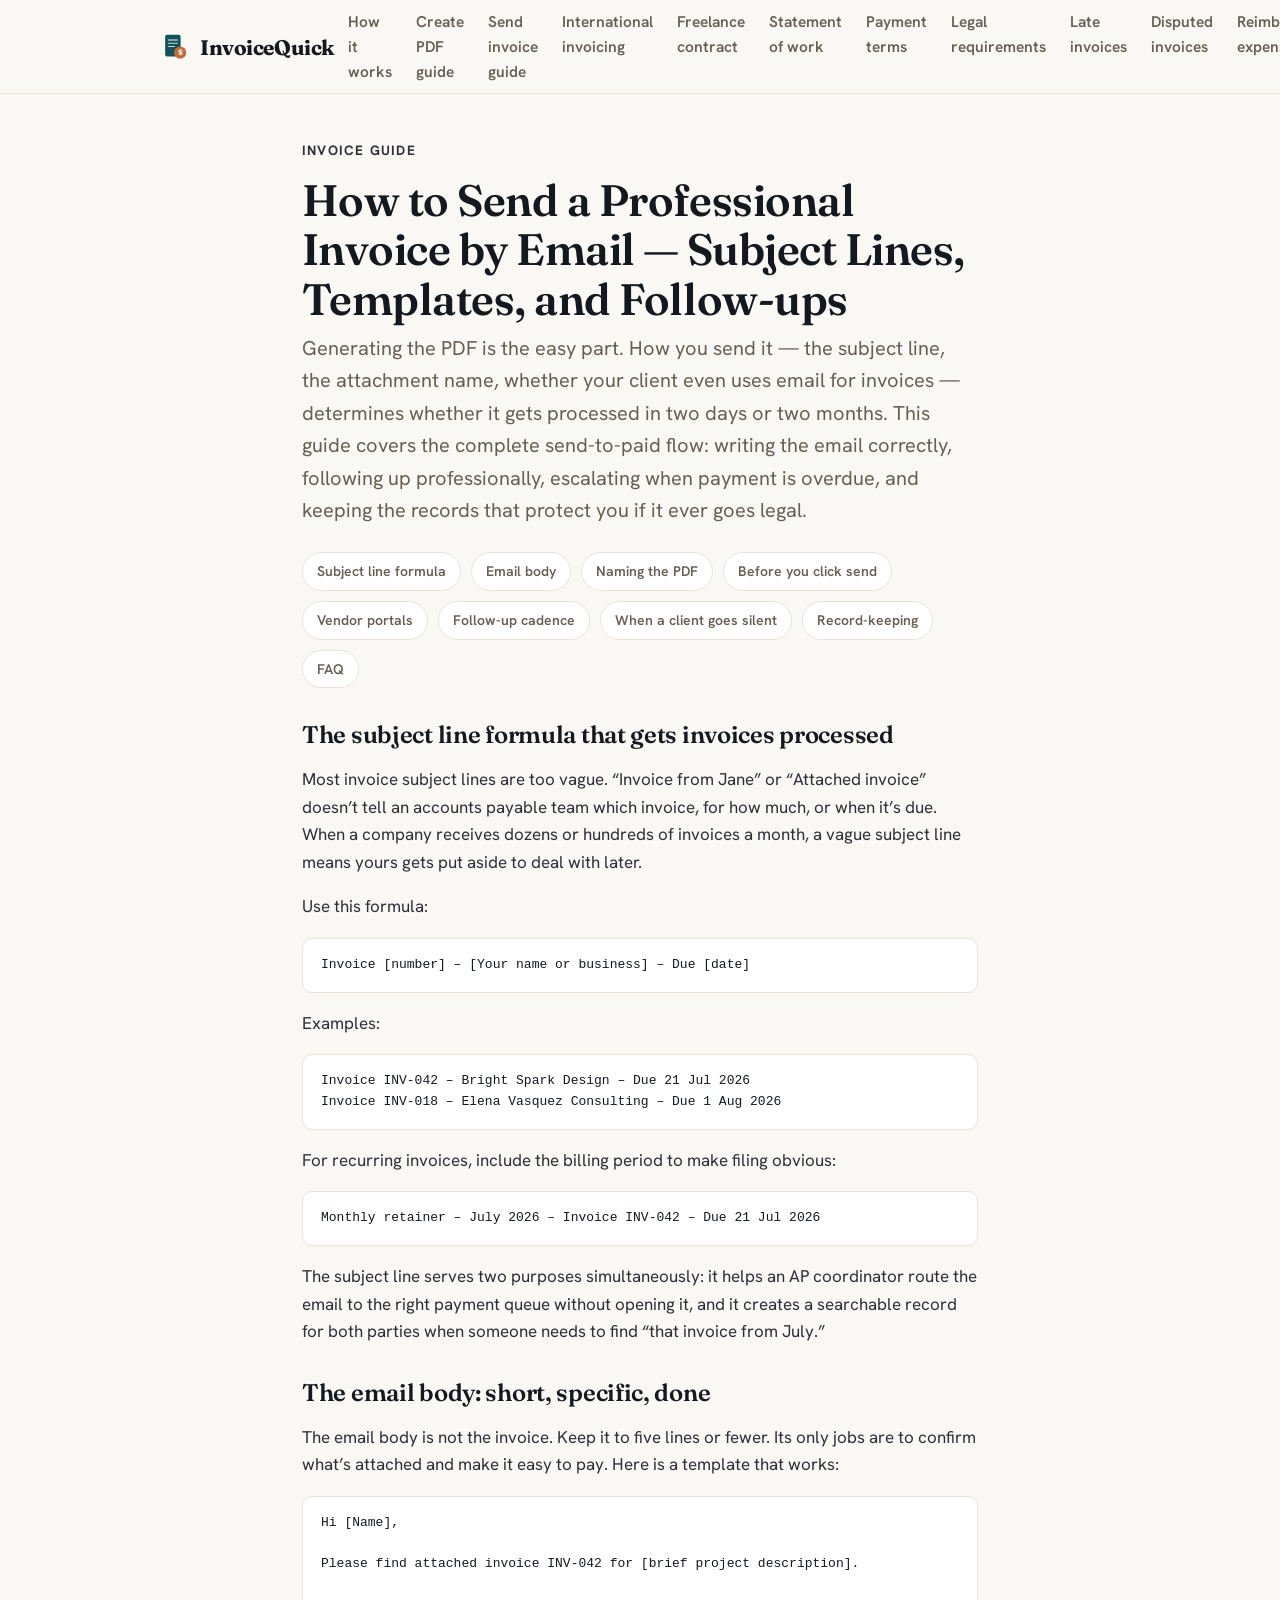
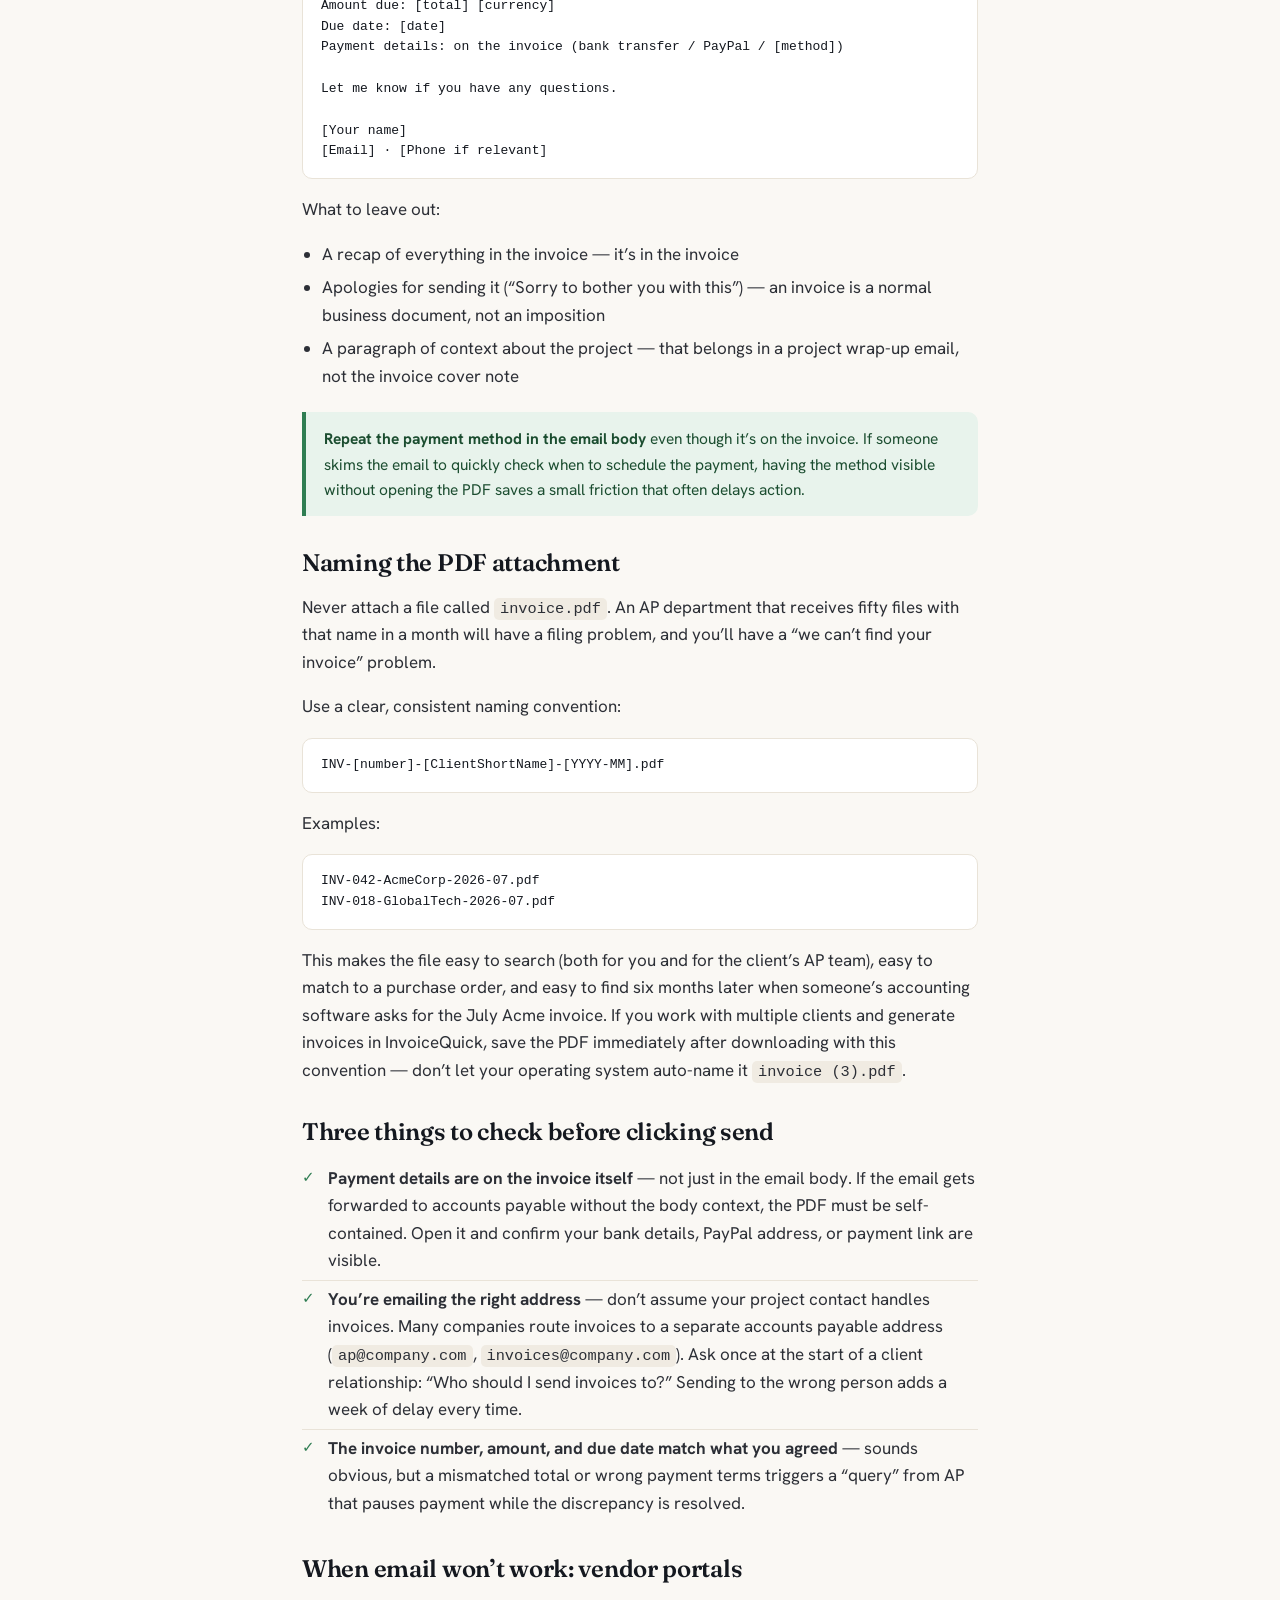
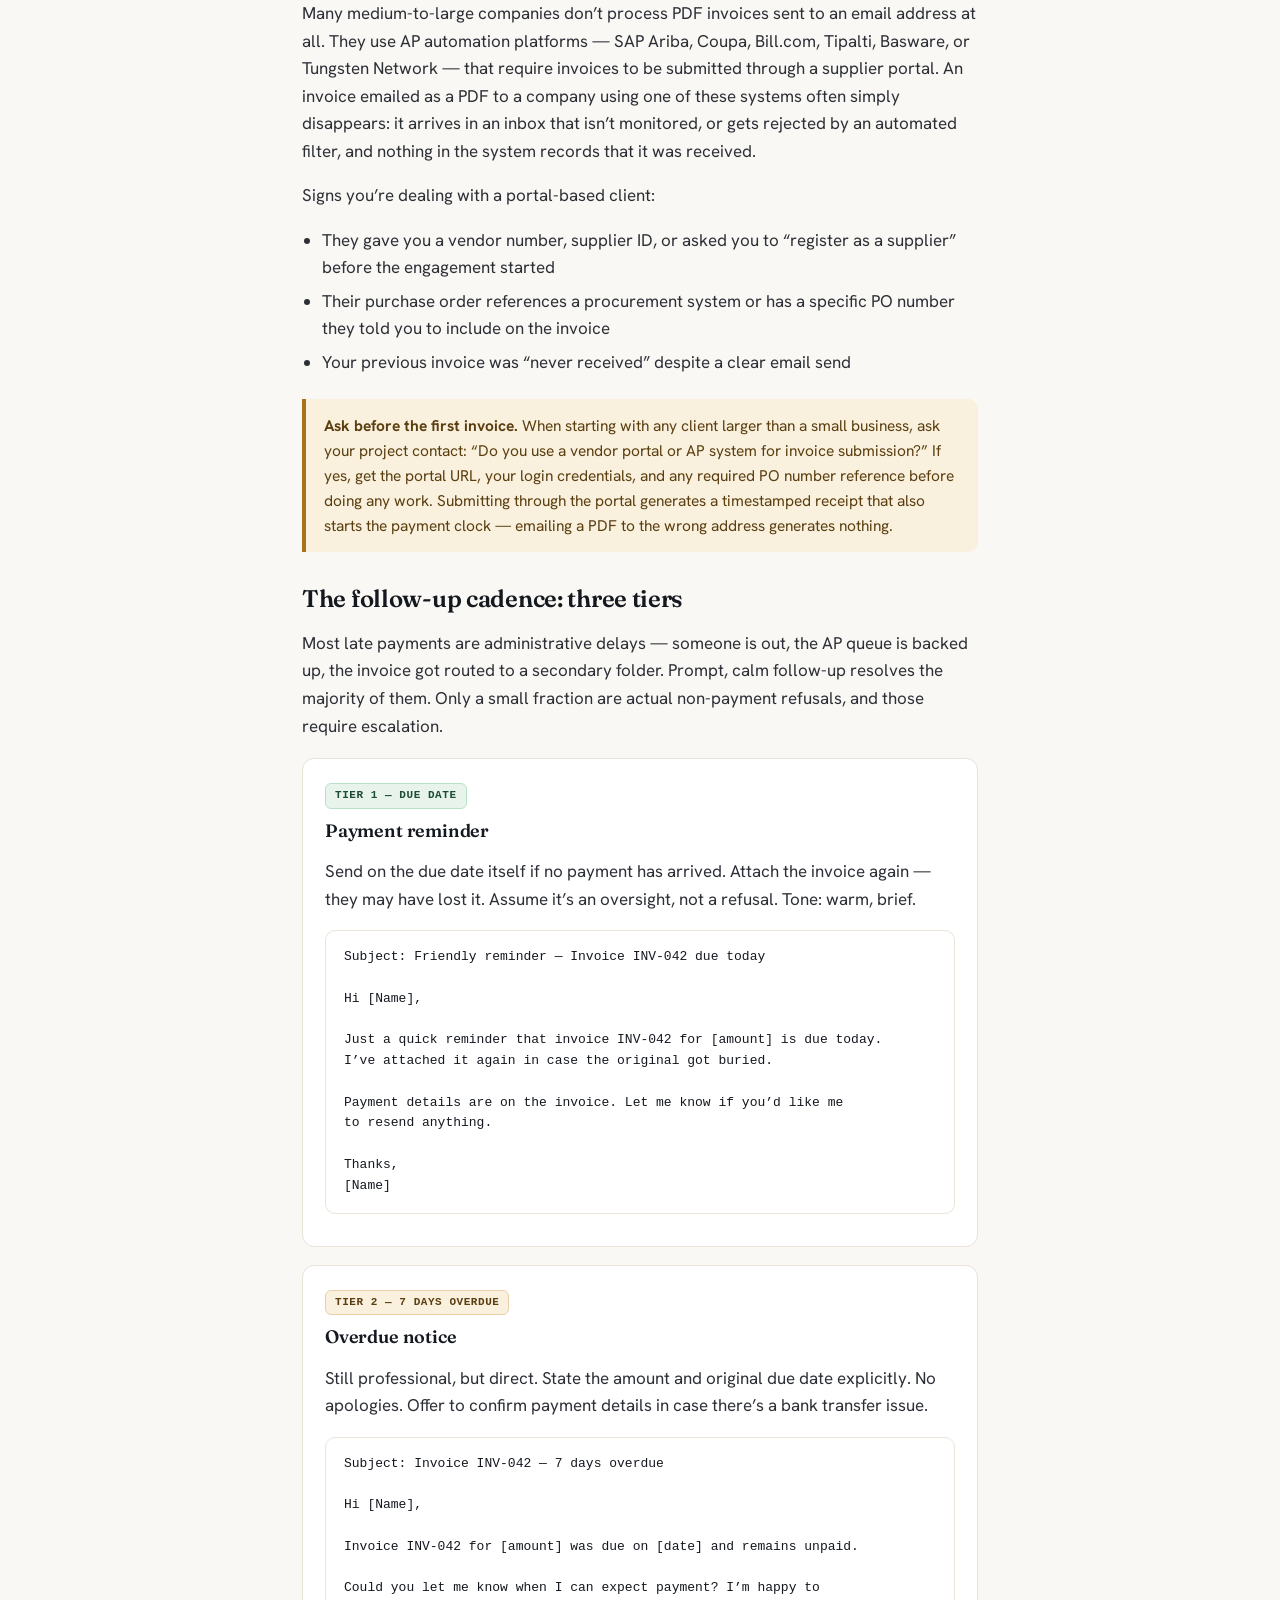
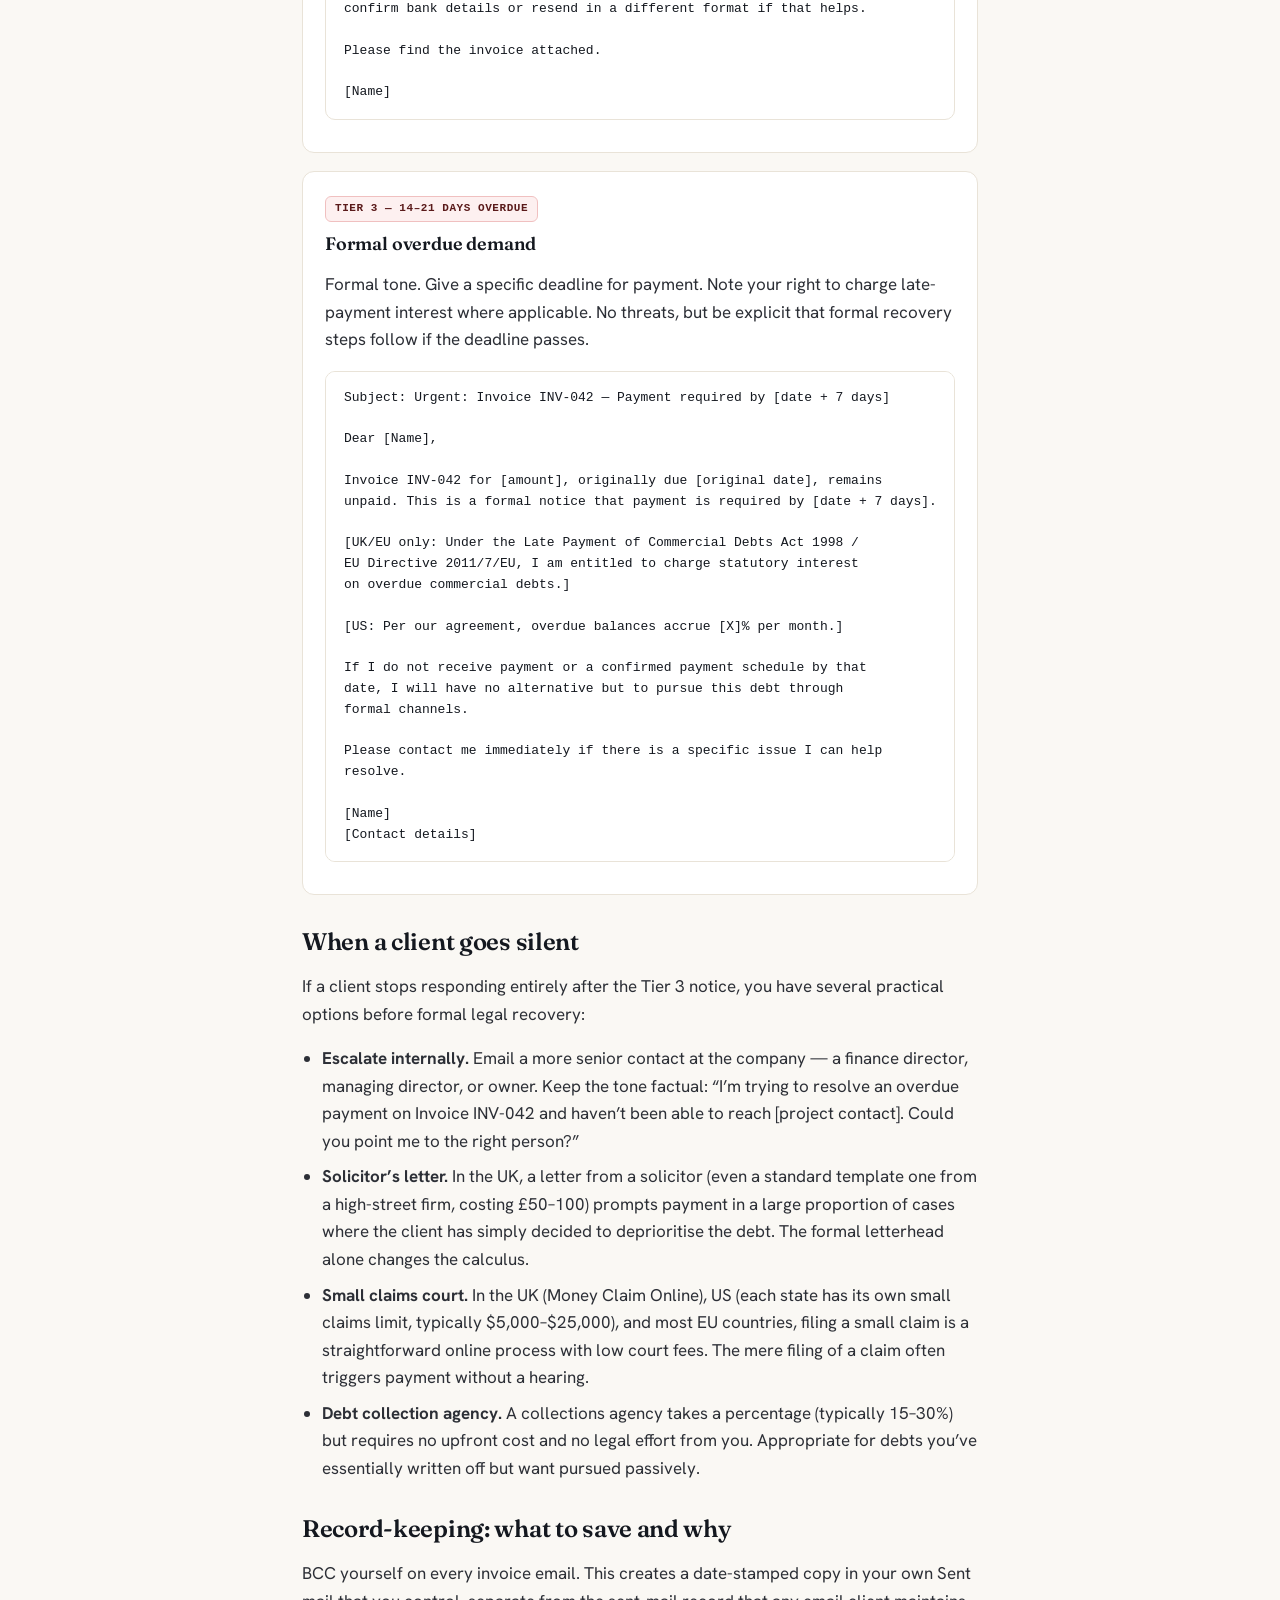
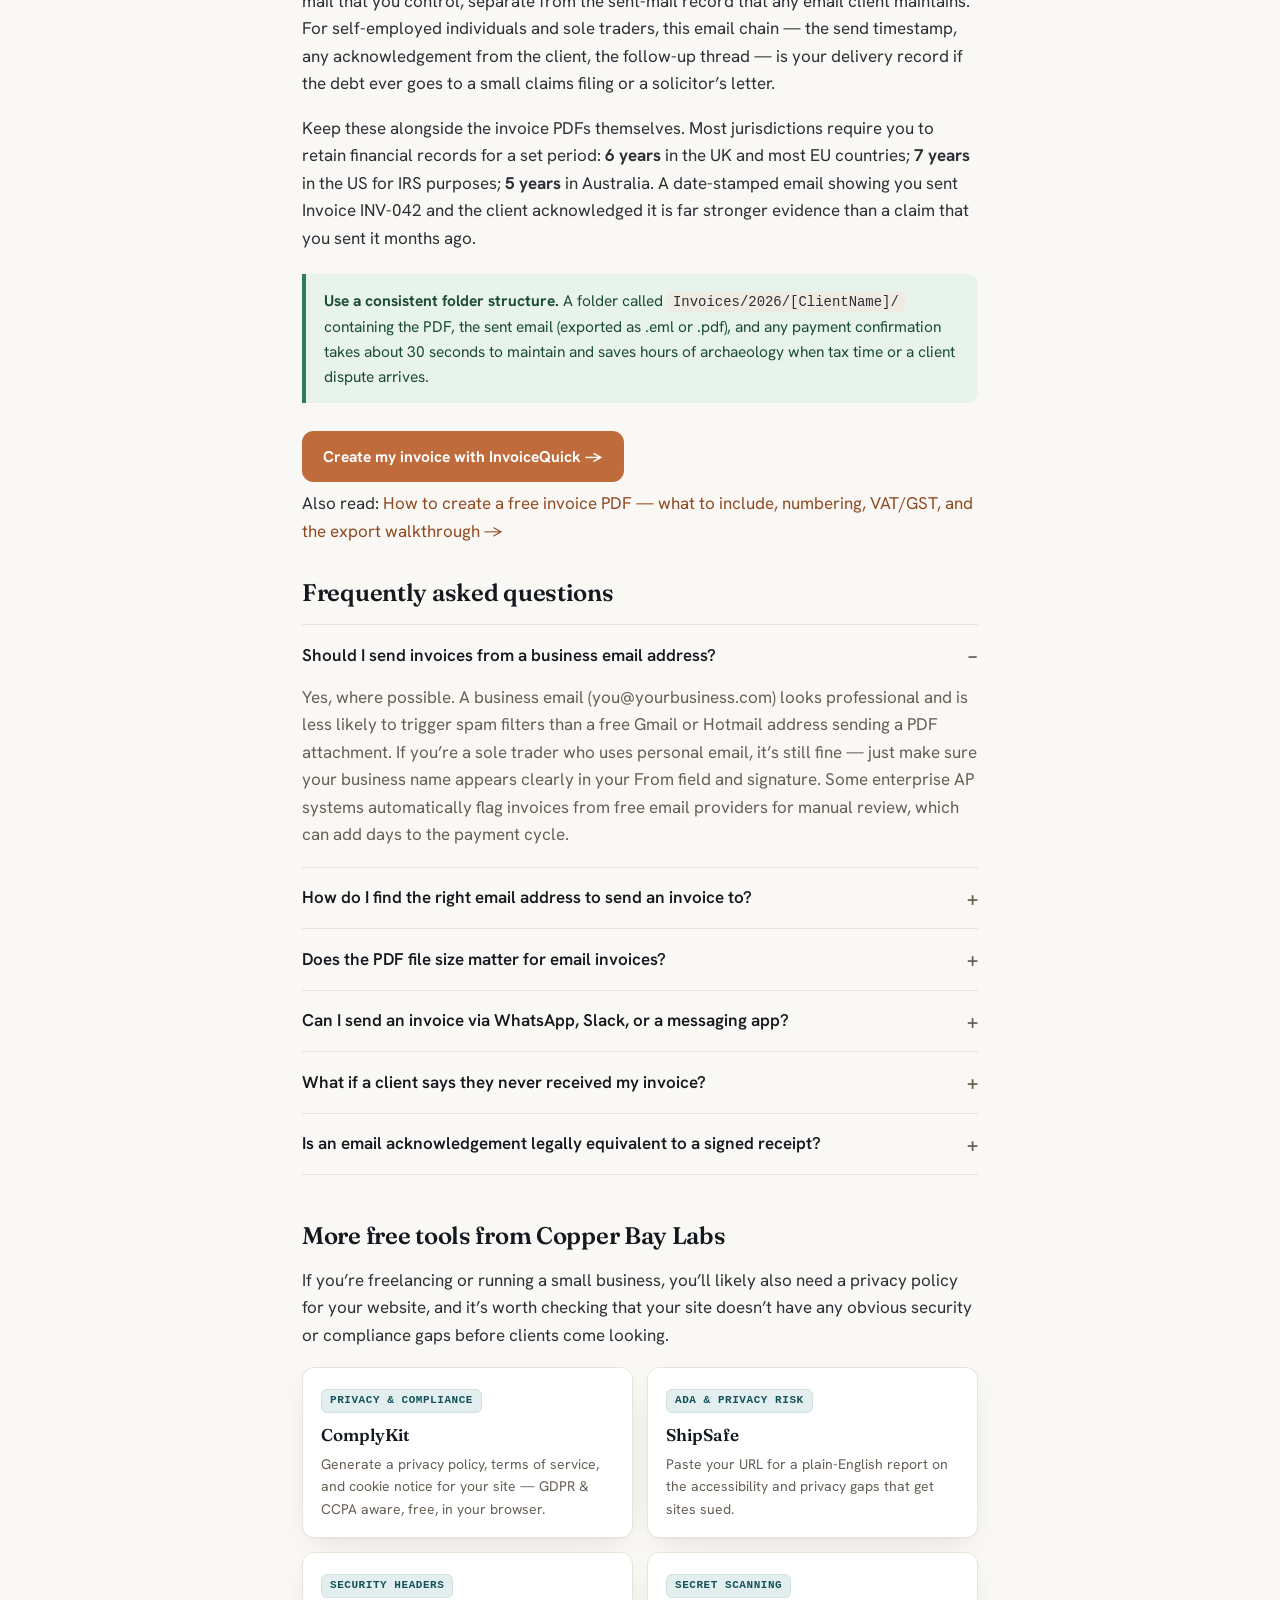
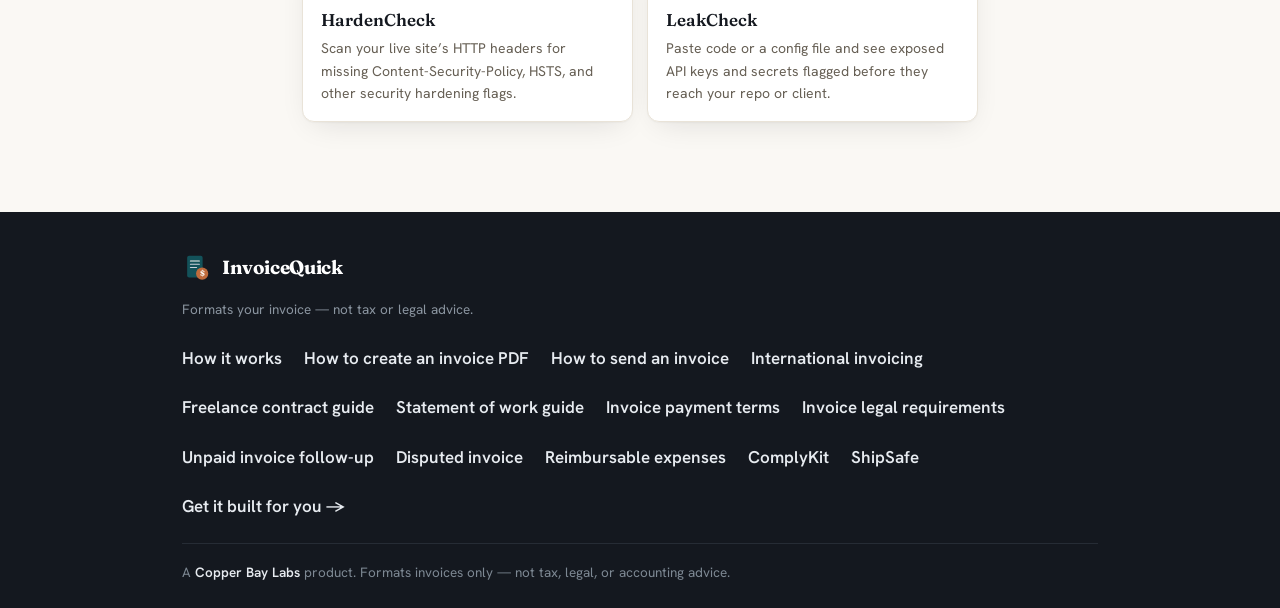
<file: guides/send-invoice-email.html>
<!doctype html>
<html lang="en">
<head>
<meta charset="utf-8">
<meta name="viewport" content="width=device-width, initial-scale=1">
<title>How to Send a Professional Invoice by Email — Subject Lines, Templates, Follow-ups</title>
<meta name="description" content="The subject line formula that gets invoices processed, what your email body should say, how to name the PDF, and the 3-step follow-up cadence for getting paid faster.">
<link rel="canonical" href="https://labs.copperbaytech.com/invoicequick/guides/send-invoice-email.html">
<meta property="og:type" content="article">
<meta property="og:site_name" content="InvoiceQuick">
<meta property="og:title" content="How to Send a Professional Invoice by Email — Subject Lines, Templates, Follow-ups">
<meta property="og:description" content="The subject line formula that gets invoices processed, what your email body should say, how to name the PDF, and the 3-step follow-up cadence for getting paid faster.">
<meta property="og:url" content="https://labs.copperbaytech.com/invoicequick/guides/send-invoice-email.html">
<meta property="og:image" content="https://labs.copperbaytech.com/invoicequick/og-image.png">
<meta property="og:image:width" content="1200">
<meta property="og:image:height" content="630">
<meta name="twitter:card" content="summary_large_image">
<meta name="theme-color" content="#faf8f4">
<link rel="icon" href="../favicon.svg" type="image/svg+xml">
<link rel="apple-touch-icon" href="../apple-touch-icon.png">
<link rel="preconnect" href="https://fonts.googleapis.com">
<link rel="preconnect" href="https://fonts.gstatic.com" crossorigin>
<link href="https://fonts.googleapis.com/css2?family=Fraunces:opsz,wght@9..144,500;9..144,600;9..144,700&family=Hanken+Grotesk:wght@400;500;600;700&display=swap" rel="stylesheet">
<script type="application/ld+json">
{"@context":"https://schema.org","@graph":[{"@type":"Article","headline":"How to Send a Professional Invoice by Email — Subject Lines, Templates, Follow-ups","description":"The subject line formula that gets invoices processed, what your email body should say, how to name the PDF, and the 3-step follow-up cadence for getting paid faster.","url":"https://labs.copperbaytech.com/invoicequick/guides/send-invoice-email.html","datePublished":"2026-07-07","dateModified":"2026-07-07","publisher":{"@type":"Organization","name":"Copper Bay Labs","url":"https://labs.copperbaytech.com"},"mainEntityOfPage":{"@type":"WebPage","@id":"https://labs.copperbaytech.com/invoicequick/guides/send-invoice-email.html"}},{"@type":"FAQPage","mainEntity":[{"@type":"Question","name":"Should I send invoices from a business email address?","acceptedAnswer":{"@type":"Answer","text":"Yes, where possible. A business email (you@yourbusiness.com) looks professional and is less likely to land in a spam filter than a free Gmail or Hotmail address sending a PDF attachment. If you're a sole trader who uses personal email, it's still fine — just ensure your business name appears clearly in the from field and in the email signature. Some enterprise AP systems automatically distrust invoices from free email providers."}},{"@type":"Question","name":"How do I find the right email address to send an invoice to?","acceptedAnswer":{"@type":"Answer","text":"Ask your project contact at the start of the engagement: 'Who should I address invoices to?' Many companies have a dedicated accounts payable email (ap@company.com, invoices@company.com, or accounts@company.com). Sending to your project manager often causes delays because they have to forward it themselves. Getting the right address once at the start of a project saves follow-ups later."}},{"@type":"Question","name":"Does the PDF file size matter for email invoices?","acceptedAnswer":{"@type":"Answer","text":"Rarely. A standard PDF invoice generated from InvoiceQuick is typically 50–150 KB — well within any email server's attachment limit. Only if you've added a high-resolution company logo as an embedded image might the file grow to 1–2 MB, which is still fine. File size only becomes an issue if you're attaching multiple invoices or supporting documents at once to clients with very restrictive corporate email servers (some cap at 10 MB total)."}},{"@type":"Question","name":"Can I send an invoice via WhatsApp, Slack, or a messaging app?","acceptedAnswer":{"@type":"Answer","text":"You can, but be careful. Informal channels work fine for small clients who communicate primarily through messaging — the invoice itself is the formal document regardless of how it's delivered. The problem is record-keeping: many messaging platforms don't produce a reliable date-stamped audit trail for legal purposes, and messages can be deleted. For any invoice over a few hundred pounds/dollars, email is safer because it creates a timestamped paper trail that holds up if the debt ever requires formal recovery."}},{"@type":"Question","name":"What if a client says they never received my invoice?","acceptedAnswer":{"@type":"Answer","text":"Forward the original email thread, which shows the original sent timestamp. If you BCC'd yourself on the original send (recommended), you have a second date-stamped copy. Resend immediately with the invoice attached again and ask for confirmation of receipt. If this happens repeatedly, switch to an email platform with read receipts, or send via the client's vendor portal if they use one — portal submission creates a timestamped receipt automatically."}},{"@type":"Question","name":"Is an email acknowledgement legally equivalent to a signed receipt of an invoice?","acceptedAnswer":{"@type":"Answer","text":"In most common-law jurisdictions (UK, US, Australia, Canada), a clear email acknowledging receipt — 'Got it, I'll process this' — is strong evidence that the invoice was received and the payment obligation triggered. It's not a formal acceptance of the debt, but it removes the 'I never received it' defence. For very large invoices or any situation where you anticipate a dispute, a written contract signed before the work starts is the most reliable protection — an email thread is supporting evidence, not a substitute for a signed agreement."}}]}]}
</script>
<link rel="stylesheet" href="../styles.css?v=1">
<style>
  .doc .lede{font-size:clamp(17px,2.3vw,20px);color:var(--muted)}
  .doc h2{scroll-margin-top:80px}
  .doc h3{font-family:"Fraunces",Georgia,serif;font-weight:600;font-size:19px;margin:22px 0 6px;letter-spacing:-.01em}
  .toc{display:flex;flex-wrap:wrap;gap:10px;margin:22px 0 6px;padding:0;list-style:none}
  .toc a{display:inline-block;background:var(--surface);border:1px solid var(--line);border-radius:999px;padding:7px 14px;font-size:14px;font-weight:600;color:var(--muted)}
  .toc a:hover{border-color:var(--bay);color:var(--ink);text-decoration:none}
  .callout{background:var(--warn-bg);border-left:4px solid var(--warn);border-radius:0 10px 10px 0;padding:14px 18px;margin:22px 0;font-size:15.5px;color:#5a3e10}
  .callout.tip{background:var(--pass-bg);border-left-color:var(--pass);color:#1b4d30}
  .steps-ol{margin:18px 0;padding-left:0;list-style:none;counter-reset:step}
  .steps-ol>li{position:relative;padding:4px 0 22px 50px;counter-increment:step;border-bottom:1px solid var(--line)}
  .steps-ol>li:last-child{border-bottom:none}
  .steps-ol>li::before{content:counter(step);position:absolute;left:0;top:4px;width:32px;height:32px;border-radius:50%;background:var(--copper);color:#fff;font-weight:700;font-size:15px;display:flex;align-items:center;justify-content:center;font-family:"Fraunces",serif}
  .steps-ol>li strong.step-title{display:block;font-family:"Fraunces",Georgia,serif;font-weight:600;font-size:19px;letter-spacing:-.01em;margin-bottom:6px}
  .doc code.inline{font-family:ui-monospace,Menlo,Consolas,monospace;font-size:.9em;background:var(--line-2,#f0ebe2);padding:2px 6px;border-radius:5px}
  pre{background:var(--surface);border:1px solid var(--line);border-radius:10px;padding:16px 18px;overflow-x:auto;font-family:ui-monospace,Menlo,Consolas,monospace;font-size:13px;line-height:1.6;margin:12px 0}
  pre code{background:none;padding:0;font-size:inherit}
  .checklist{margin:14px 0;padding-left:0;list-style:none}
  .checklist li{padding:5px 0 5px 26px;position:relative;border-bottom:1px solid var(--line)}
  .checklist li:last-child{border-bottom:none}
  .checklist li::before{content:"✓";position:absolute;left:0;top:5px;color:var(--pass);font-weight:700;font-size:15px}
  .followup-tier{border:1px solid var(--line);border-radius:12px;padding:20px 22px;margin:18px 0;background:var(--surface)}
  .followup-tier h3{margin:0 0 10px;font-family:"Fraunces",Georgia,serif;font-weight:600;font-size:18px;letter-spacing:-.01em}
  .followup-tier .tier-label{display:inline-block;font-family:ui-monospace,Menlo,Consolas,monospace;font-size:11px;font-weight:700;letter-spacing:.05em;text-transform:uppercase;border-radius:6px;padding:3px 9px;margin-bottom:12px}
  .tier-green{color:#1b4d30;background:var(--pass-bg);border:1px solid #b6e3c5}
  .tier-amber{color:#5a3e10;background:var(--warn-bg);border:1px solid #e9d0a4}
  .tier-red{color:#5a1a1a;background:#fdf0f0;border:1px solid #f0c0c0}
  .tax-table{width:100%;border-collapse:collapse;margin:16px 0;font-size:14px}
  .tax-table th{text-align:left;padding:10px 12px;background:var(--surface);border-bottom:2px solid var(--line);font-weight:600}
  .tax-table td{padding:9px 12px;border-bottom:1px solid var(--line);vertical-align:top}
  .tax-table tr:last-child td{border-bottom:none}
  .suite{display:grid;grid-template-columns:repeat(auto-fit,minmax(220px,1fr));gap:14px;margin:18px 0 6px}
  .suite a{display:block;background:var(--surface);border:1px solid var(--line);border-radius:12px;padding:16px 18px;box-shadow:var(--shadow);transition:box-shadow .15s,transform .15s,border-color .15s}
  .suite a:hover{text-decoration:none;box-shadow:var(--shadow-lift);transform:translateY(-2px);border-color:var(--line-2)}
  .suite .s-name{font-family:"Fraunces",serif;font-weight:600;font-size:17px;color:var(--ink);display:block;margin:0 0 4px}
  .suite p{color:var(--muted);font-size:14px;margin:0}
  .suite .s-tag{display:inline-block;margin-bottom:8px;font-family:ui-monospace,Menlo,Consolas,monospace;font-size:11px;font-weight:700;letter-spacing:.05em;text-transform:uppercase;color:var(--bay);background:var(--bay-tint,#e3eeef);border:1px solid #cfe1e3;border-radius:6px;padding:2px 8px}
  .faq-section{margin:18px 0}
  .faq-section details{border-bottom:1px solid var(--line);padding:14px 0}
  .faq-section details:first-child{border-top:1px solid var(--line)}
  .faq-section summary{font-weight:600;cursor:pointer;list-style:none;display:flex;justify-content:space-between;align-items:center;gap:12px}
  .faq-section summary::-webkit-details-marker{display:none}
  .faq-section summary::after{content:"+";font-size:20px;color:var(--muted);flex-shrink:0}
  .faq-section details[open] summary::after{content:"\2212"}
  .faq-section details p{margin:12px 0 4px;color:var(--muted)}
</style>
</head>
<body>
<a class="skip" href="#main">Skip to main content</a>

<header class="masthead" role="banner">
  <div class="wrap hdr-bar">
    <a class="brand" href="../" aria-label="InvoiceQuick — go to homepage">
      <svg class="mark" viewBox="0 0 64 64" aria-hidden="true">
        <rect x="11" y="6" width="33" height="46" rx="4" fill="#13525a"/>
        <line x1="18" y1="17" x2="37" y2="17" stroke="#faf8f4" stroke-width="2.4" stroke-linecap="round"/>
        <line x1="18" y1="24" x2="37" y2="24" stroke="#cbd2da" stroke-width="2.4" stroke-linecap="round"/>
        <line x1="18" y1="31" x2="31" y2="31" stroke="#cbd2da" stroke-width="2.4" stroke-linecap="round"/>
        <circle cx="43" cy="44" r="13" fill="#bf6b3c"/>
        <text x="43" y="49.4" font-family="Fraunces,Georgia,serif" font-size="17" font-weight="700" fill="#faf8f4" text-anchor="middle">$</text>
      </svg>
      <span class="wordmark">InvoiceQuick</span>
    </a>
    <nav class="nav" aria-label="Primary navigation">
      <a href="../about.html">How it works</a>
      <a href="create-free-invoice-pdf.html">Create PDF guide</a>
      <a href="send-invoice-email.html" aria-current="page">Send invoice guide</a>
      <a href="invoice-clients-international.html">International invoicing</a>
      <a href="freelance-contract-template.html">Freelance contract</a>
      <a href="statement-of-work-template.html">Statement of work</a>
      <a href="invoice-payment-terms.html">Payment terms</a>
      <a href="invoice-legal-requirements.html">Legal requirements</a>
      <a href="follow-up-unpaid-invoice.html">Late invoices</a>
      <a href="handle-disputed-invoice.html">Disputed invoices</a>
      <a href="invoice-reimbursable-expenses.html">Reimbursable expenses</a>
      <a href="../">Make my invoice</a>
    </nav>
  </div>
</header>

<main id="main">
<article class="doc">
  <div class="wrap narrow">
    <p class="eyebrow" style="text-align:left">Invoice guide</p>
    <h1>How to Send a Professional Invoice by Email — Subject Lines, Templates, and Follow-ups</h1>
    <p class="lede">Generating the PDF is the easy part. How you send it — the subject line, the attachment name, whether your client even uses email for invoices — determines whether it gets processed in two days or two months. This guide covers the complete send-to-paid flow: writing the email correctly, following up professionally, escalating when payment is overdue, and keeping the records that protect you if it ever goes legal.</p>

    <ul class="toc" aria-label="On this page">
      <li><a href="#subject-line">Subject line formula</a></li>
      <li><a href="#email-body">Email body</a></li>
      <li><a href="#attachment">Naming the PDF</a></li>
      <li><a href="#presend">Before you click send</a></li>
      <li><a href="#vendor-portals">Vendor portals</a></li>
      <li><a href="#followup">Follow-up cadence</a></li>
      <li><a href="#gone-silent">When a client goes silent</a></li>
      <li><a href="#records">Record-keeping</a></li>
      <li><a href="#faq">FAQ</a></li>
    </ul>

    <h2 id="subject-line">The subject line formula that gets invoices processed</h2>
    <p>Most invoice subject lines are too vague. &ldquo;Invoice from Jane&rdquo; or &ldquo;Attached invoice&rdquo; doesn&rsquo;t tell an accounts payable team which invoice, for how much, or when it&rsquo;s due. When a company receives dozens or hundreds of invoices a month, a vague subject line means yours gets put aside to deal with later.</p>

    <p>Use this formula:</p>
    <pre><code>Invoice [number] – [Your name or business] – Due [date]</code></pre>
    <p>Examples:</p>
    <pre><code>Invoice INV-042 – Bright Spark Design – Due 21 Jul 2026
Invoice INV-018 – Elena Vasquez Consulting – Due 1 Aug 2026</code></pre>

    <p>For recurring invoices, include the billing period to make filing obvious:</p>
    <pre><code>Monthly retainer – July 2026 – Invoice INV-042 – Due 21 Jul 2026</code></pre>

    <p>The subject line serves two purposes simultaneously: it helps an AP coordinator route the email to the right payment queue without opening it, and it creates a searchable record for both parties when someone needs to find &ldquo;that invoice from July.&rdquo;</p>

    <h2 id="email-body">The email body: short, specific, done</h2>
    <p>The email body is not the invoice. Keep it to five lines or fewer. Its only jobs are to confirm what&rsquo;s attached and make it easy to pay. Here is a template that works:</p>

    <pre><code>Hi [Name],

Please find attached invoice INV-042 for [brief project description].

Amount due: [total] [currency]
Due date: [date]
Payment details: on the invoice (bank transfer / PayPal / [method])

Let me know if you have any questions.

[Your name]
[Email] · [Phone if relevant]</code></pre>

    <p>What to leave out:</p>
    <ul style="margin:10px 0 10px 20px;padding:0">
      <li style="margin-bottom:6px">A recap of everything in the invoice — it&rsquo;s in the invoice</li>
      <li style="margin-bottom:6px">Apologies for sending it (&ldquo;Sorry to bother you with this&rdquo;) — an invoice is a normal business document, not an imposition</li>
      <li style="margin-bottom:6px">A paragraph of context about the project — that belongs in a project wrap-up email, not the invoice cover note</li>
    </ul>

    <div class="callout tip">
      <strong>Repeat the payment method in the email body</strong> even though it&rsquo;s on the invoice. If someone skims the email to quickly check when to schedule the payment, having the method visible without opening the PDF saves a small friction that often delays action.
    </div>

    <h2 id="attachment">Naming the PDF attachment</h2>
    <p>Never attach a file called <code class="inline">invoice.pdf</code>. An AP department that receives fifty files with that name in a month will have a filing problem, and you&rsquo;ll have a &ldquo;we can&rsquo;t find your invoice&rdquo; problem.</p>

    <p>Use a clear, consistent naming convention:</p>
    <pre><code>INV-[number]-[ClientShortName]-[YYYY-MM].pdf</code></pre>
    <p>Examples:</p>
    <pre><code>INV-042-AcmeCorp-2026-07.pdf
INV-018-GlobalTech-2026-07.pdf</code></pre>

    <p>This makes the file easy to search (both for you and for the client&rsquo;s AP team), easy to match to a purchase order, and easy to find six months later when someone&rsquo;s accounting software asks for the July Acme invoice. If you work with multiple clients and generate invoices in InvoiceQuick, save the PDF immediately after downloading with this convention — don&rsquo;t let your operating system auto-name it <code class="inline">invoice (3).pdf</code>.</p>

    <h2 id="presend">Three things to check before clicking send</h2>

    <ul class="checklist">
      <li><strong>Payment details are on the invoice itself</strong> — not just in the email body. If the email gets forwarded to accounts payable without the body context, the PDF must be self-contained. Open it and confirm your bank details, PayPal address, or payment link are visible.</li>
      <li><strong>You&rsquo;re emailing the right address</strong> — don&rsquo;t assume your project contact handles invoices. Many companies route invoices to a separate accounts payable address (<code class="inline">ap@company.com</code>, <code class="inline">invoices@company.com</code>). Ask once at the start of a client relationship: &ldquo;Who should I send invoices to?&rdquo; Sending to the wrong person adds a week of delay every time.</li>
      <li><strong>The invoice number, amount, and due date match what you agreed</strong> — sounds obvious, but a mismatched total or wrong payment terms triggers a &ldquo;query&rdquo; from AP that pauses payment while the discrepancy is resolved.</li>
    </ul>

    <h2 id="vendor-portals">When email won&rsquo;t work: vendor portals</h2>
    <p>Many medium-to-large companies don&rsquo;t process PDF invoices sent to an email address at all. They use AP automation platforms — SAP Ariba, Coupa, Bill.com, Tipalti, Basware, or Tungsten Network — that require invoices to be submitted through a supplier portal. An invoice emailed as a PDF to a company using one of these systems often simply disappears: it arrives in an inbox that isn&rsquo;t monitored, or gets rejected by an automated filter, and nothing in the system records that it was received.</p>

    <p>Signs you&rsquo;re dealing with a portal-based client:</p>
    <ul style="margin:10px 0 10px 20px;padding:0">
      <li style="margin-bottom:6px">They gave you a vendor number, supplier ID, or asked you to &ldquo;register as a supplier&rdquo; before the engagement started</li>
      <li style="margin-bottom:6px">Their purchase order references a procurement system or has a specific PO number they told you to include on the invoice</li>
      <li style="margin-bottom:6px">Your previous invoice was &ldquo;never received&rdquo; despite a clear email send</li>
    </ul>

    <div class="callout">
      <strong>Ask before the first invoice.</strong> When starting with any client larger than a small business, ask your project contact: &ldquo;Do you use a vendor portal or AP system for invoice submission?&rdquo; If yes, get the portal URL, your login credentials, and any required PO number reference before doing any work. Submitting through the portal generates a timestamped receipt that also starts the payment clock — emailing a PDF to the wrong address generates nothing.
    </div>

    <h2 id="followup">The follow-up cadence: three tiers</h2>
    <p>Most late payments are administrative delays — someone is out, the AP queue is backed up, the invoice got routed to a secondary folder. Prompt, calm follow-up resolves the majority of them. Only a small fraction are actual non-payment refusals, and those require escalation.</p>

    <div class="followup-tier">
      <span class="tier-label tier-green">Tier 1 — Due date</span>
      <h3>Payment reminder</h3>
      <p>Send on the due date itself if no payment has arrived. Attach the invoice again — they may have lost it. Assume it&rsquo;s an oversight, not a refusal. Tone: warm, brief.</p>
      <pre><code>Subject: Friendly reminder — Invoice INV-042 due today

Hi [Name],

Just a quick reminder that invoice INV-042 for [amount] is due today.
I&rsquo;ve attached it again in case the original got buried.

Payment details are on the invoice. Let me know if you&rsquo;d like me
to resend anything.

Thanks,
[Name]</code></pre>
    </div>

    <div class="followup-tier">
      <span class="tier-label tier-amber">Tier 2 — 7 days overdue</span>
      <h3>Overdue notice</h3>
      <p>Still professional, but direct. State the amount and original due date explicitly. No apologies. Offer to confirm payment details in case there&rsquo;s a bank transfer issue.</p>
      <pre><code>Subject: Invoice INV-042 — 7 days overdue

Hi [Name],

Invoice INV-042 for [amount] was due on [date] and remains unpaid.

Could you let me know when I can expect payment? I&rsquo;m happy to
confirm bank details or resend in a different format if that helps.

Please find the invoice attached.

[Name]</code></pre>
    </div>

    <div class="followup-tier">
      <span class="tier-label tier-red">Tier 3 — 14–21 days overdue</span>
      <h3>Formal overdue demand</h3>
      <p>Formal tone. Give a specific deadline for payment. Note your right to charge late-payment interest where applicable. No threats, but be explicit that formal recovery steps follow if the deadline passes.</p>
      <pre><code>Subject: Urgent: Invoice INV-042 — Payment required by [date + 7 days]

Dear [Name],

Invoice INV-042 for [amount], originally due [original date], remains
unpaid. This is a formal notice that payment is required by [date + 7 days].

[UK/EU only: Under the Late Payment of Commercial Debts Act 1998 /
EU Directive 2011/7/EU, I am entitled to charge statutory interest
on overdue commercial debts.]

[US: Per our agreement, overdue balances accrue [X]% per month.]

If I do not receive payment or a confirmed payment schedule by that
date, I will have no alternative but to pursue this debt through
formal channels.

Please contact me immediately if there is a specific issue I can help
resolve.

[Name]
[Contact details]</code></pre>
    </div>

    <h2 id="gone-silent">When a client goes silent</h2>
    <p>If a client stops responding entirely after the Tier 3 notice, you have several practical options before formal legal recovery:</p>
    <ul style="margin:10px 0 10px 20px;padding:0">
      <li style="margin-bottom:8px"><strong>Escalate internally.</strong> Email a more senior contact at the company — a finance director, managing director, or owner. Keep the tone factual: &ldquo;I&rsquo;m trying to resolve an overdue payment on Invoice INV-042 and haven&rsquo;t been able to reach [project contact]. Could you point me to the right person?&rdquo;</li>
      <li style="margin-bottom:8px"><strong>Solicitor&rsquo;s letter.</strong> In the UK, a letter from a solicitor (even a standard template one from a high-street firm, costing £50–100) prompts payment in a large proportion of cases where the client has simply decided to deprioritise the debt. The formal letterhead alone changes the calculus.</li>
      <li style="margin-bottom:8px"><strong>Small claims court.</strong> In the UK (Money Claim Online), US (each state has its own small claims limit, typically $5,000–$25,000), and most EU countries, filing a small claim is a straightforward online process with low court fees. The mere filing of a claim often triggers payment without a hearing.</li>
      <li style="margin-bottom:8px"><strong>Debt collection agency.</strong> A collections agency takes a percentage (typically 15–30%) but requires no upfront cost and no legal effort from you. Appropriate for debts you&rsquo;ve essentially written off but want pursued passively.</li>
    </ul>

    <h2 id="records">Record-keeping: what to save and why</h2>
    <p>BCC yourself on every invoice email. This creates a date-stamped copy in your own Sent mail that you control, separate from the sent-mail record that any email client maintains. For self-employed individuals and sole traders, this email chain — the send timestamp, any acknowledgement from the client, the follow-up thread — is your delivery record if the debt ever goes to a small claims filing or a solicitor&rsquo;s letter.</p>

    <p>Keep these alongside the invoice PDFs themselves. Most jurisdictions require you to retain financial records for a set period: <strong>6 years</strong> in the UK and most EU countries; <strong>7 years</strong> in the US for IRS purposes; <strong>5 years</strong> in Australia. A date-stamped email showing you sent Invoice INV-042 and the client acknowledged it is far stronger evidence than a claim that you sent it months ago.</p>

    <div class="callout tip">
      <strong>Use a consistent folder structure.</strong> A folder called <code class="inline">Invoices/2026/[ClientName]/</code> containing the PDF, the sent email (exported as .eml or .pdf), and any payment confirmation takes about 30 seconds to maintain and saves hours of archaeology when tax time or a client dispute arrives.
    </div>

    <p style="margin:28px 0 8px"><a class="btn primary" href="../">Create my invoice with InvoiceQuick &rarr;</a></p>

    <p style="margin:6px 0 28px">Also read: <a href="create-free-invoice-pdf.html">How to create a free invoice PDF — what to include, numbering, VAT/GST, and the export walkthrough &rarr;</a></p>

    <h2 id="faq">Frequently asked questions</h2>
    <div class="faq-section">
      <details open>
        <summary>Should I send invoices from a business email address?</summary>
        <p>Yes, where possible. A business email (you@yourbusiness.com) looks professional and is less likely to trigger spam filters than a free Gmail or Hotmail address sending a PDF attachment. If you&rsquo;re a sole trader who uses personal email, it&rsquo;s still fine — just make sure your business name appears clearly in your From field and signature. Some enterprise AP systems automatically flag invoices from free email providers for manual review, which can add days to the payment cycle.</p>
      </details>
      <details>
        <summary>How do I find the right email address to send an invoice to?</summary>
        <p>Ask your project contact at the start of the engagement: &ldquo;Who should I address invoices to?&rdquo; Many companies have a dedicated accounts payable address — <code class="inline">ap@company.com</code>, <code class="inline">invoices@company.com</code>, or <code class="inline">accounts@company.com</code>. Sending to your project manager often creates delays because they have to forward it themselves, and it can fall off their radar. Getting the correct address once at the start of a relationship removes a recurring friction point for every invoice that follows.</p>
      </details>
      <details>
        <summary>Does the PDF file size matter for email invoices?</summary>
        <p>Rarely. A standard invoice PDF generated from InvoiceQuick is typically 50–200 KB — well within any email server&rsquo;s attachment limits. File size only becomes a practical issue if you&rsquo;re attaching multiple invoices or supporting documents at once to clients with very restrictive corporate email servers (some cap total message size at 10 MB). If you embed a high-resolution logo image, keep it reasonable — a 5 MB logo on a 1-page invoice is unnecessary and will cause issues with some systems.</p>
      </details>
      <details>
        <summary>Can I send an invoice via WhatsApp, Slack, or a messaging app?</summary>
        <p>You can, and it works fine with small clients who communicate primarily through those channels — the invoice itself is the formal document regardless of how it&rsquo;s delivered. The risk is record-keeping: messaging platforms don&rsquo;t always produce a reliable, permanent, date-stamped audit trail. Messages can be deleted by either party, and some platforms don&rsquo;t export cleanly. For any invoice over a few hundred pounds or dollars, email is safer because it creates a timestamped record that holds up in a dispute or formal debt recovery proceeding.</p>
      </details>
      <details>
        <summary>What if a client says they never received my invoice?</summary>
        <p>Forward the original sent email thread, which shows the original timestamp. If you BCC&rsquo;d yourself (recommended), you have a second date-stamped copy from your own inbox. Resend the invoice immediately and ask for a read receipt or a quick confirmation reply. If this happens repeatedly with the same client, switch to their vendor portal (if they have one) — portal submission creates an automatic timestamped receipt. For any client where delivery has been contested once, always request a brief reply confirming receipt on subsequent invoices.</p>
      </details>
      <details>
        <summary>Is an email acknowledgement legally equivalent to a signed receipt?</summary>
        <p>In most common-law jurisdictions (UK, US, Australia, Canada), a clear email acknowledging receipt — &ldquo;Got it, I&rsquo;ll process this&rdquo; — is strong evidence that the invoice was received and the payment obligation triggered. It removes the &ldquo;we never got it&rdquo; defence. It is not a formal acceptance of the debt (you still need a contract or agreement for that), but it substantially strengthens your position in a small claims or collections process. For large invoices or any engagement where you anticipate a dispute, a signed contract before work starts is the most reliable protection — the email chain is supporting evidence, not a substitute.</p>
      </details>
    </div>

    <h2 style="margin-top:48px">More free tools from Copper Bay Labs</h2>
    <p>If you&rsquo;re freelancing or running a small business, you&rsquo;ll likely also need a privacy policy for your website, and it&rsquo;s worth checking that your site doesn&rsquo;t have any obvious security or compliance gaps before clients come looking.</p>
    <div class="suite">
      <a href="https://labs.copperbaytech.com/complykit/" target="_blank" rel="noopener noreferrer">
        <span class="s-tag">Privacy &amp; compliance</span>
        <span class="s-name">ComplyKit</span>
        <p>Generate a privacy policy, terms of service, and cookie notice for your site — GDPR &amp; CCPA aware, free, in your browser.</p>
      </a>
      <a href="https://labs.copperbaytech.com/shipsafe/" target="_blank" rel="noopener noreferrer">
        <span class="s-tag">ADA &amp; privacy risk</span>
        <span class="s-name">ShipSafe</span>
        <p>Paste your URL for a plain-English report on the accessibility and privacy gaps that get sites sued.</p>
      </a>
      <a href="https://labs.copperbaytech.com/hardencheck/" target="_blank" rel="noopener noreferrer">
        <span class="s-tag">Security headers</span>
        <span class="s-name">HardenCheck</span>
        <p>Scan your live site&rsquo;s HTTP headers for missing Content-Security-Policy, HSTS, and other security hardening flags.</p>
      </a>
      <a href="https://labs.copperbaytech.com/leakcheck/" target="_blank" rel="noopener noreferrer">
        <span class="s-tag">Secret scanning</span>
        <span class="s-name">LeakCheck</span>
        <p>Paste code or a config file and see exposed API keys and secrets flagged before they reach your repo or client.</p>
      </a>
    </div>
  </div>
</article>
</main>

<footer class="footer" role="contentinfo">
  <div class="wrap foot">
    <div>
      <a class="brand small" href="../" aria-label="InvoiceQuick — homepage">
        <svg class="mark" viewBox="0 0 64 64" aria-hidden="true">
          <rect x="11" y="6" width="33" height="46" rx="4" fill="#13525a"/>
          <line x1="18" y1="17" x2="37" y2="17" stroke="#faf8f4" stroke-width="2.4" stroke-linecap="round"/>
          <line x1="18" y1="24" x2="37" y2="24" stroke="#cbd2da" stroke-width="2.4" stroke-linecap="round"/>
          <line x1="18" y1="31" x2="31" y2="31" stroke="#cbd2da" stroke-width="2.4" stroke-linecap="round"/>
          <circle cx="43" cy="44" r="13" fill="#bf6b3c"/>
          <text x="43" y="49.4" font-family="Fraunces,Georgia,serif" font-size="17" font-weight="700" fill="#faf8f4" text-anchor="middle">$</text>
        </svg>
        <span class="wordmark">InvoiceQuick</span>
      </a>
      <p class="fine">Formats your invoice — not tax or legal advice.</p>
    </div>
    <nav class="foot-nav" aria-label="Footer navigation">
      <a href="../about.html">How it works</a>
      <a href="create-free-invoice-pdf.html">How to create an invoice PDF</a>
      <a href="send-invoice-email.html" aria-current="page">How to send an invoice</a>
      <a href="invoice-clients-international.html">International invoicing</a>
      <a href="freelance-contract-template.html">Freelance contract guide</a>
      <a href="statement-of-work-template.html">Statement of work guide</a>
      <a href="invoice-payment-terms.html">Invoice payment terms</a>
      <a href="invoice-legal-requirements.html">Invoice legal requirements</a>
      <a href="follow-up-unpaid-invoice.html">Unpaid invoice follow-up</a>
      <a href="handle-disputed-invoice.html">Disputed invoice</a>
      <a href="invoice-reimbursable-expenses.html">Reimbursable expenses</a>
      <a href="https://labs.copperbaytech.com/complykit/" target="_blank" rel="noopener noreferrer">ComplyKit</a>
      <a href="https://labs.copperbaytech.com/shipsafe/" target="_blank" rel="noopener noreferrer">ShipSafe</a>
      <a href="https://copperbaytech.com" target="_blank" rel="noopener noreferrer">Get it built for you &rarr;</a>
    </nav>
  </div>
  <div class="wrap">
    <p class="madeby">A <a href="https://copperbaytech.com" target="_blank" rel="noopener noreferrer">Copper Bay Labs</a> product. Formats invoices only — not tax, legal, or accounting advice.</p>
  </div>
</footer>

</body>
</html>
</file>
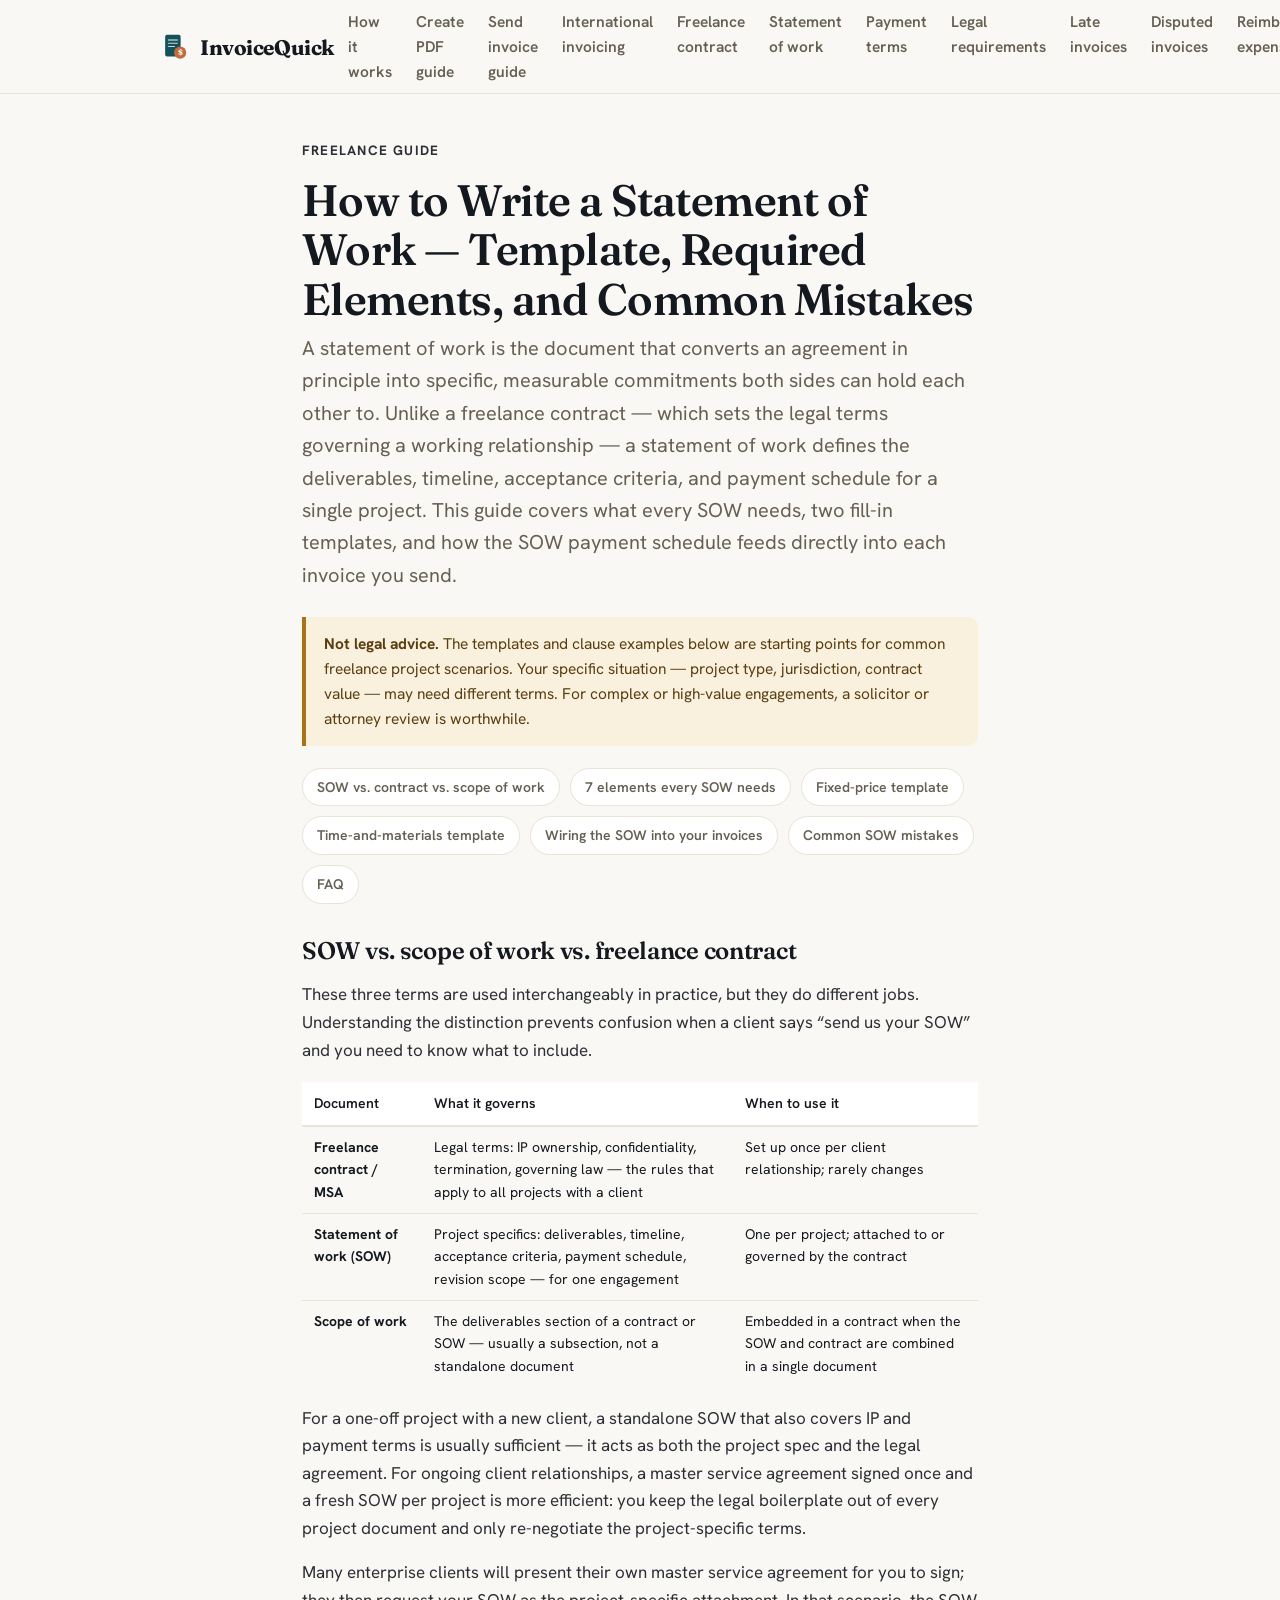
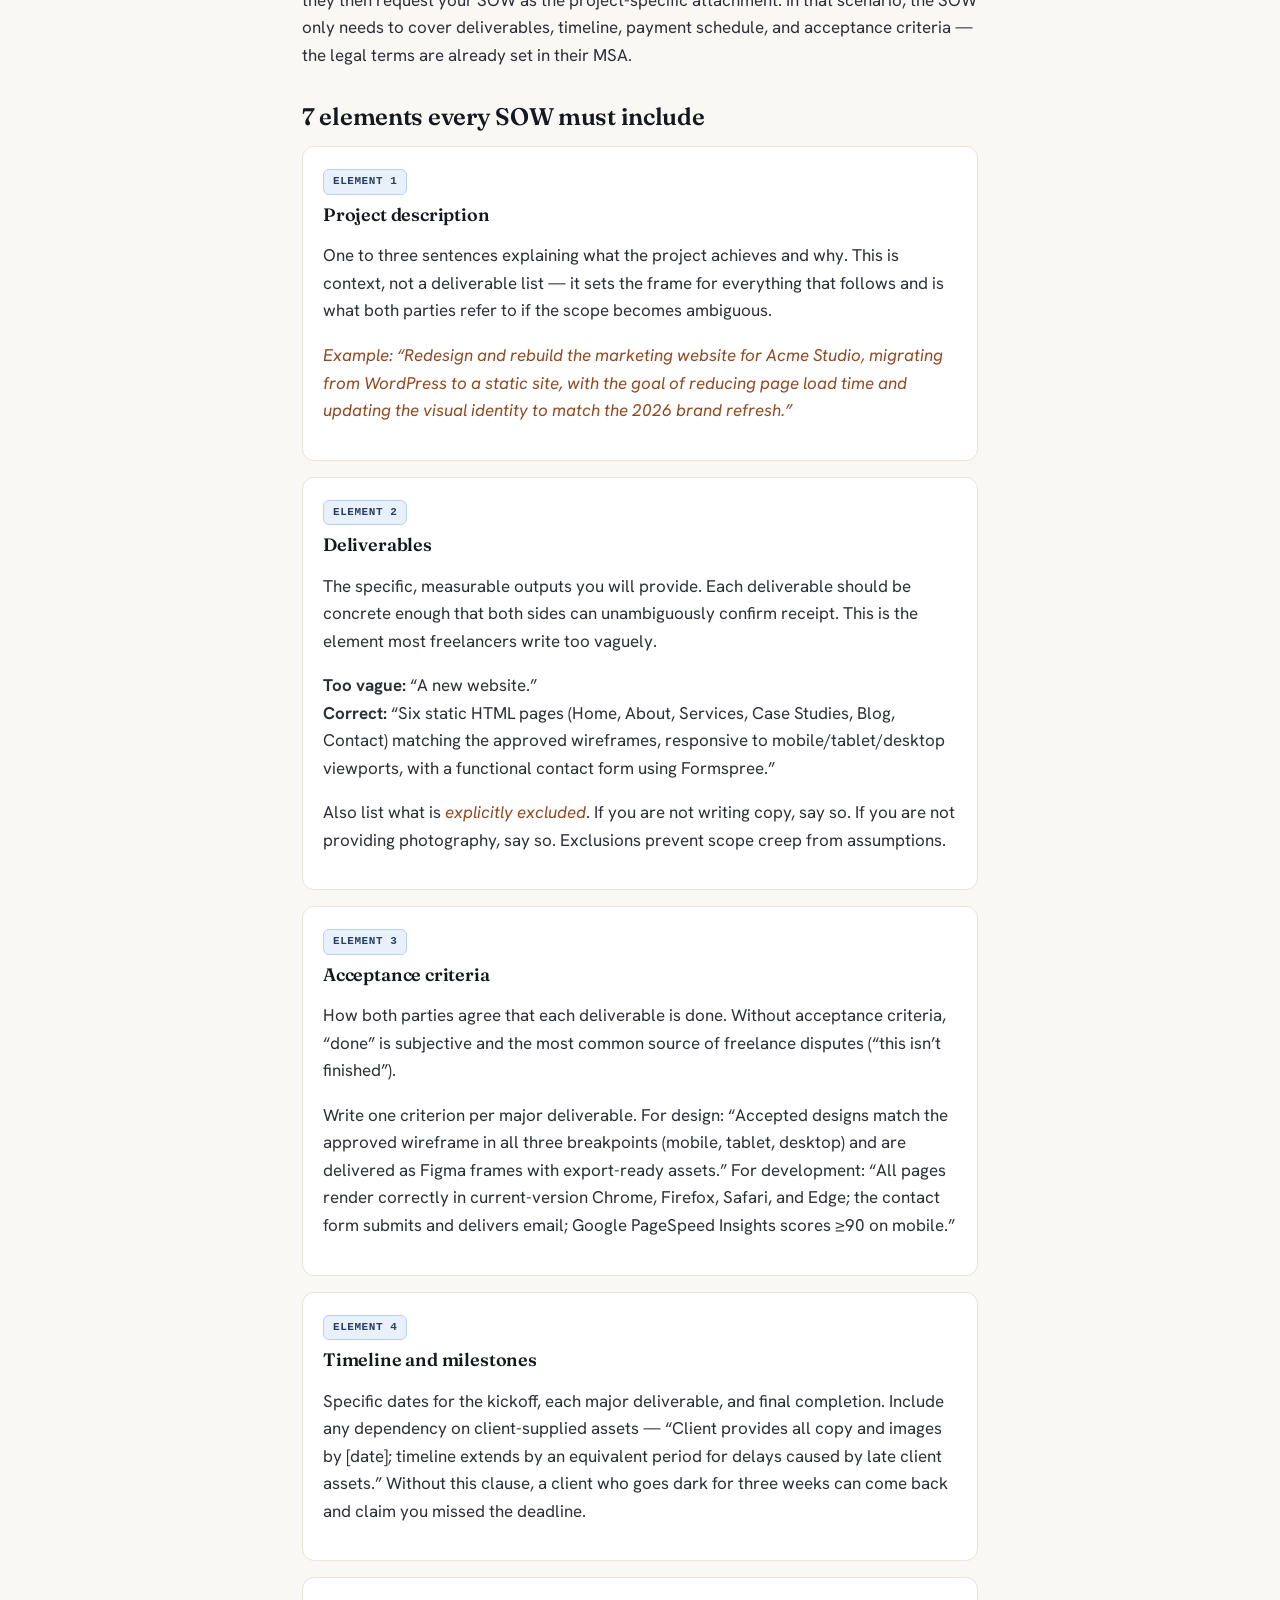
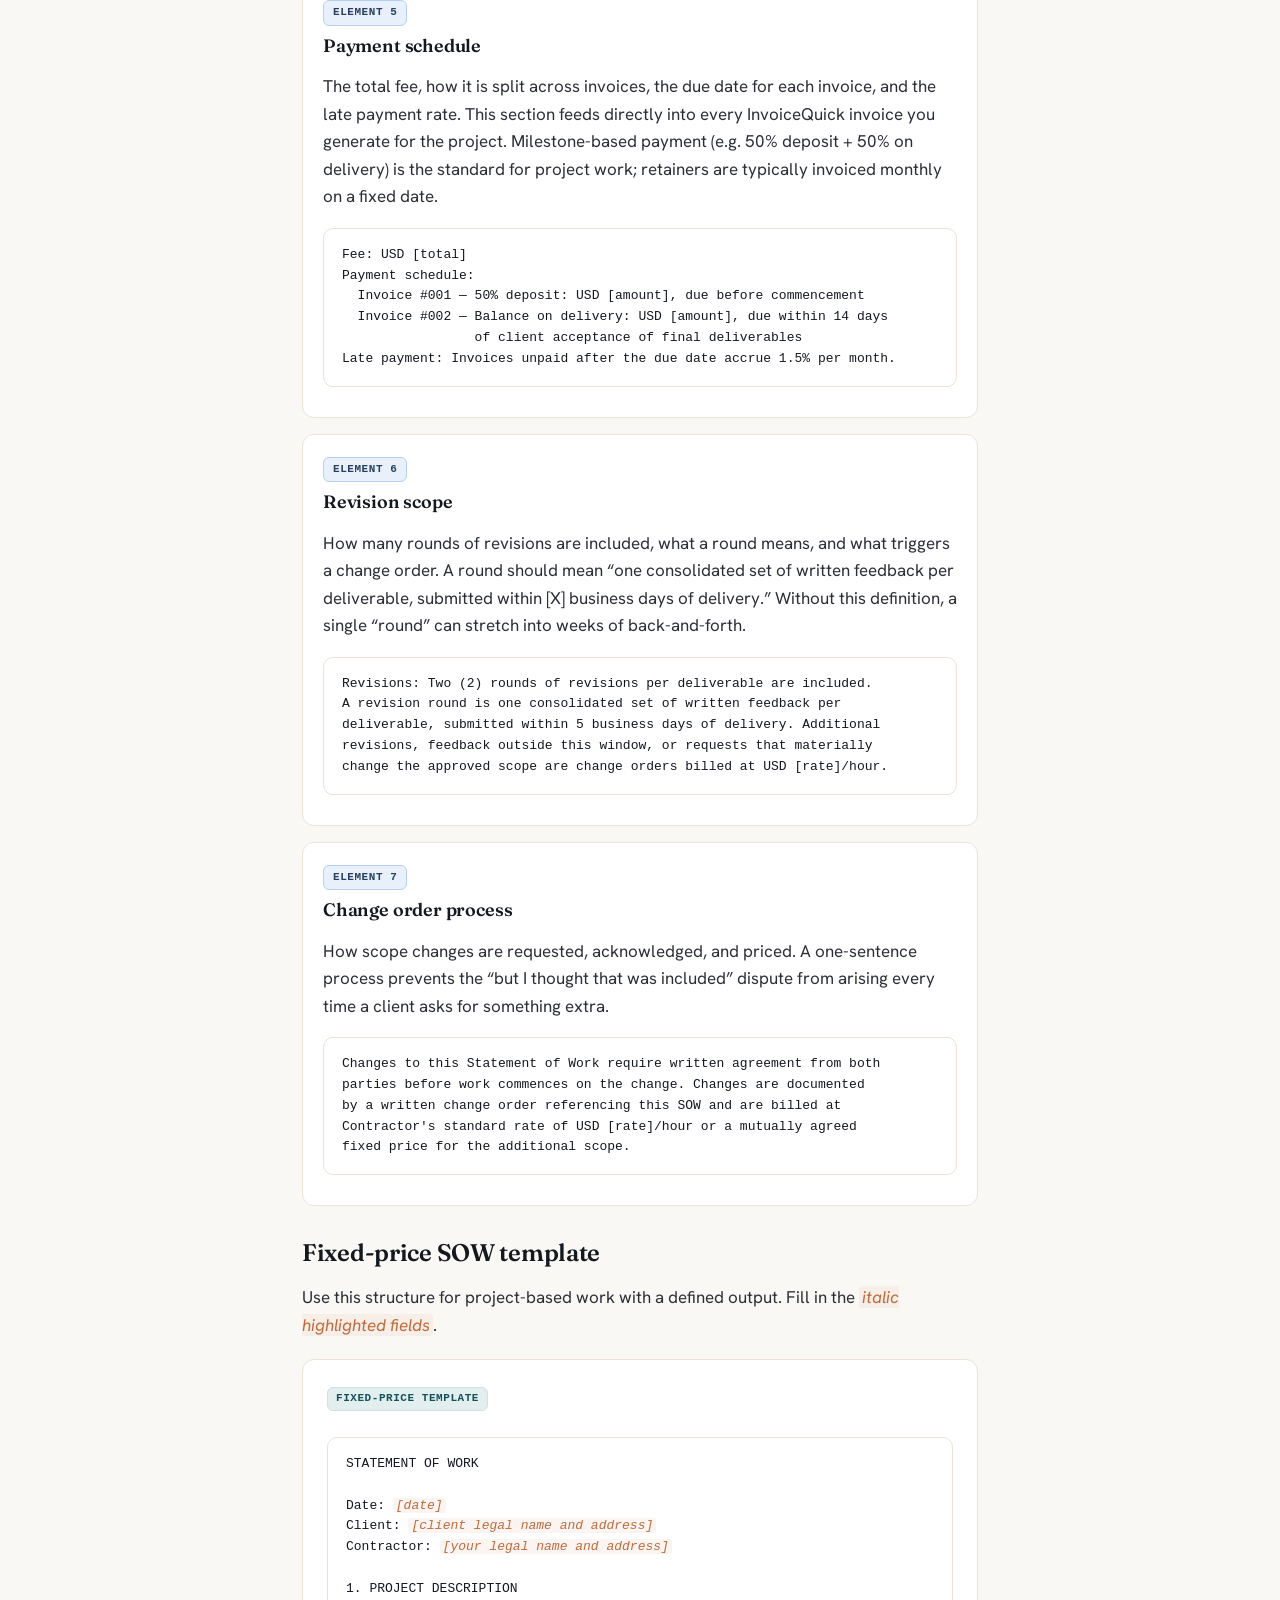
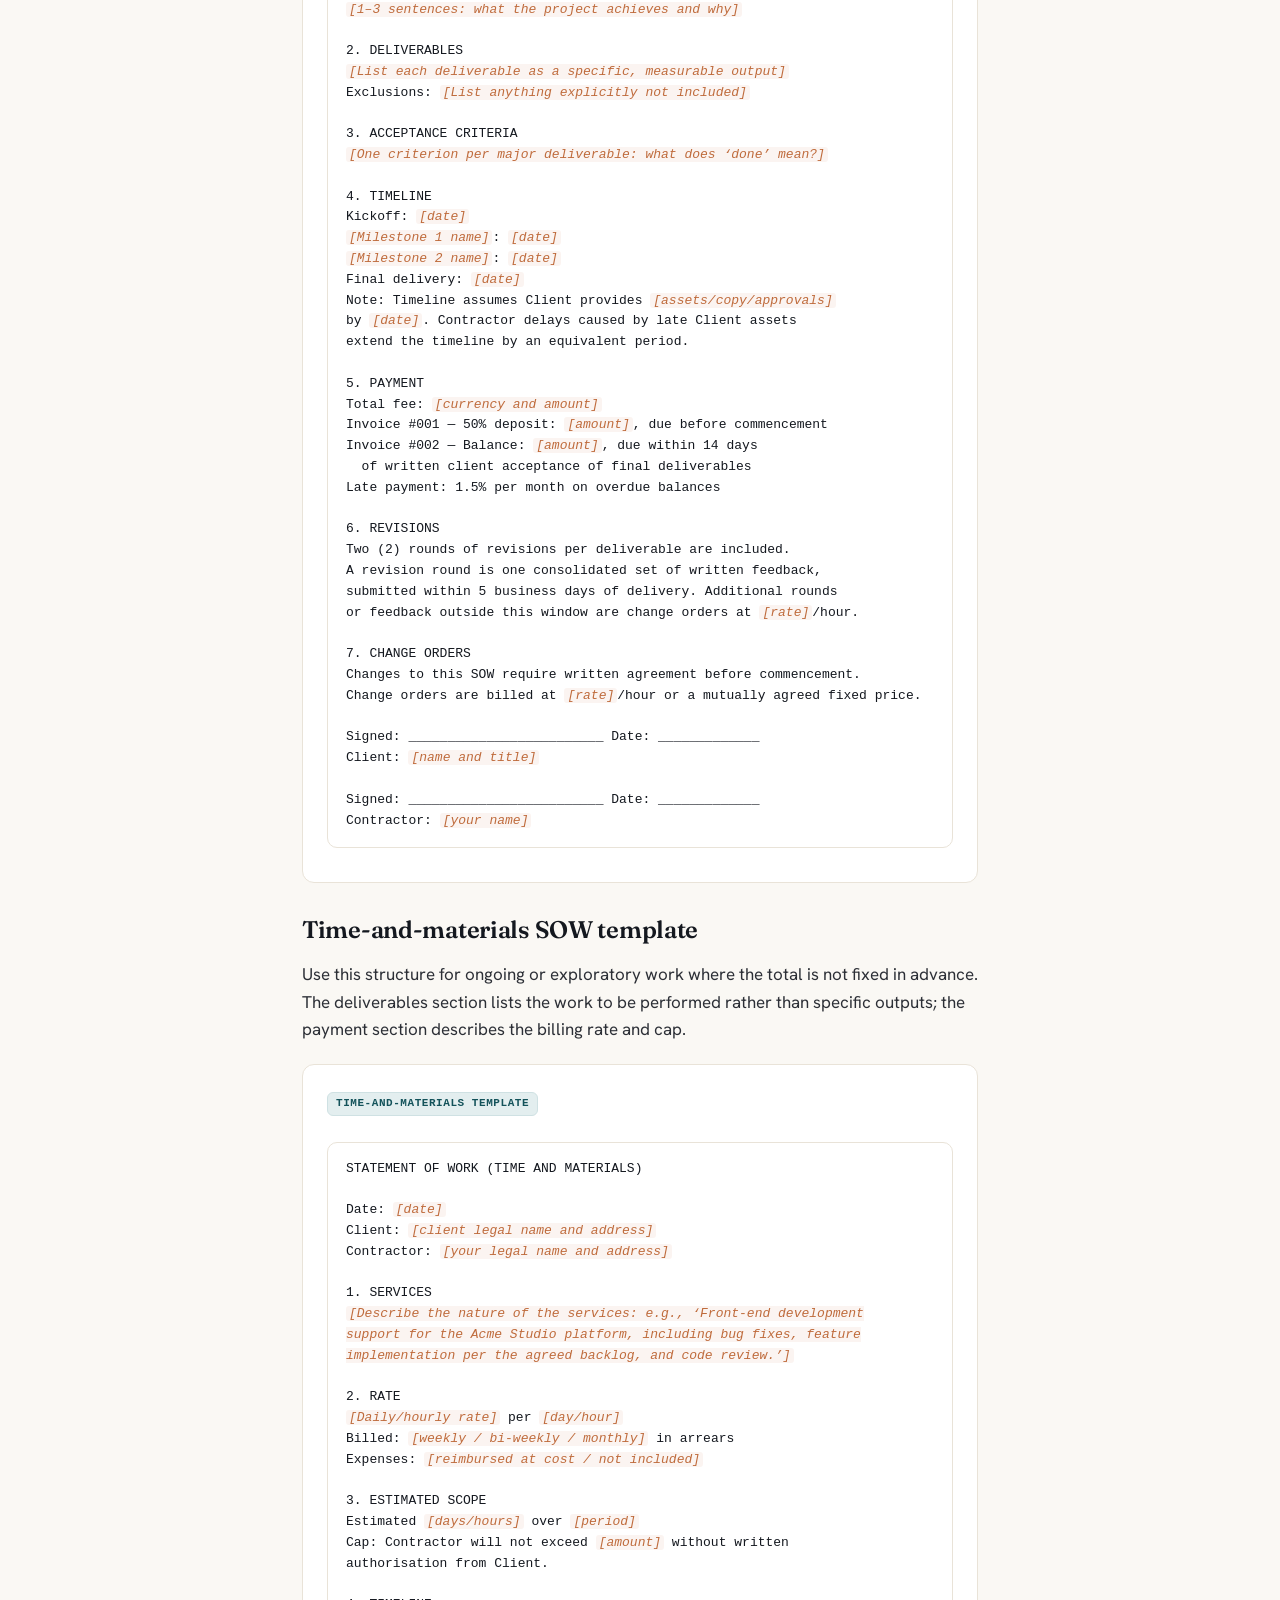
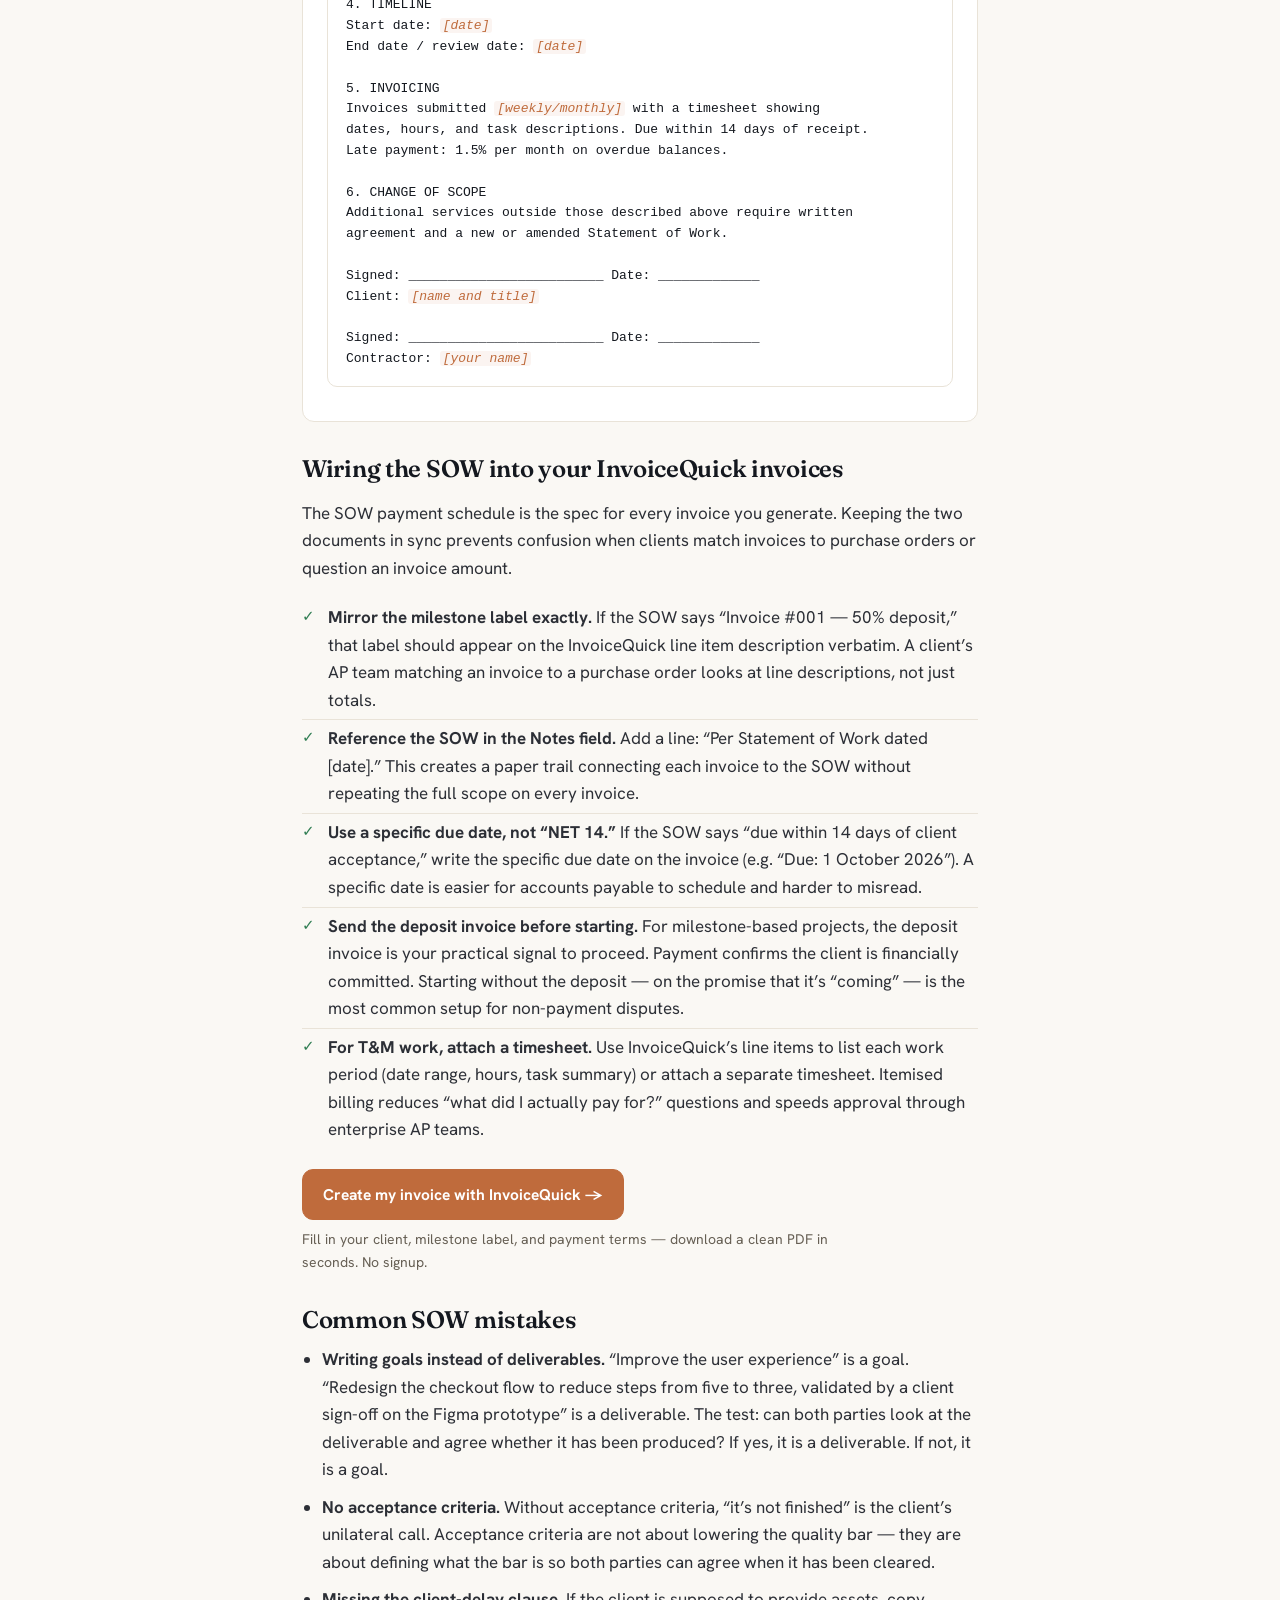
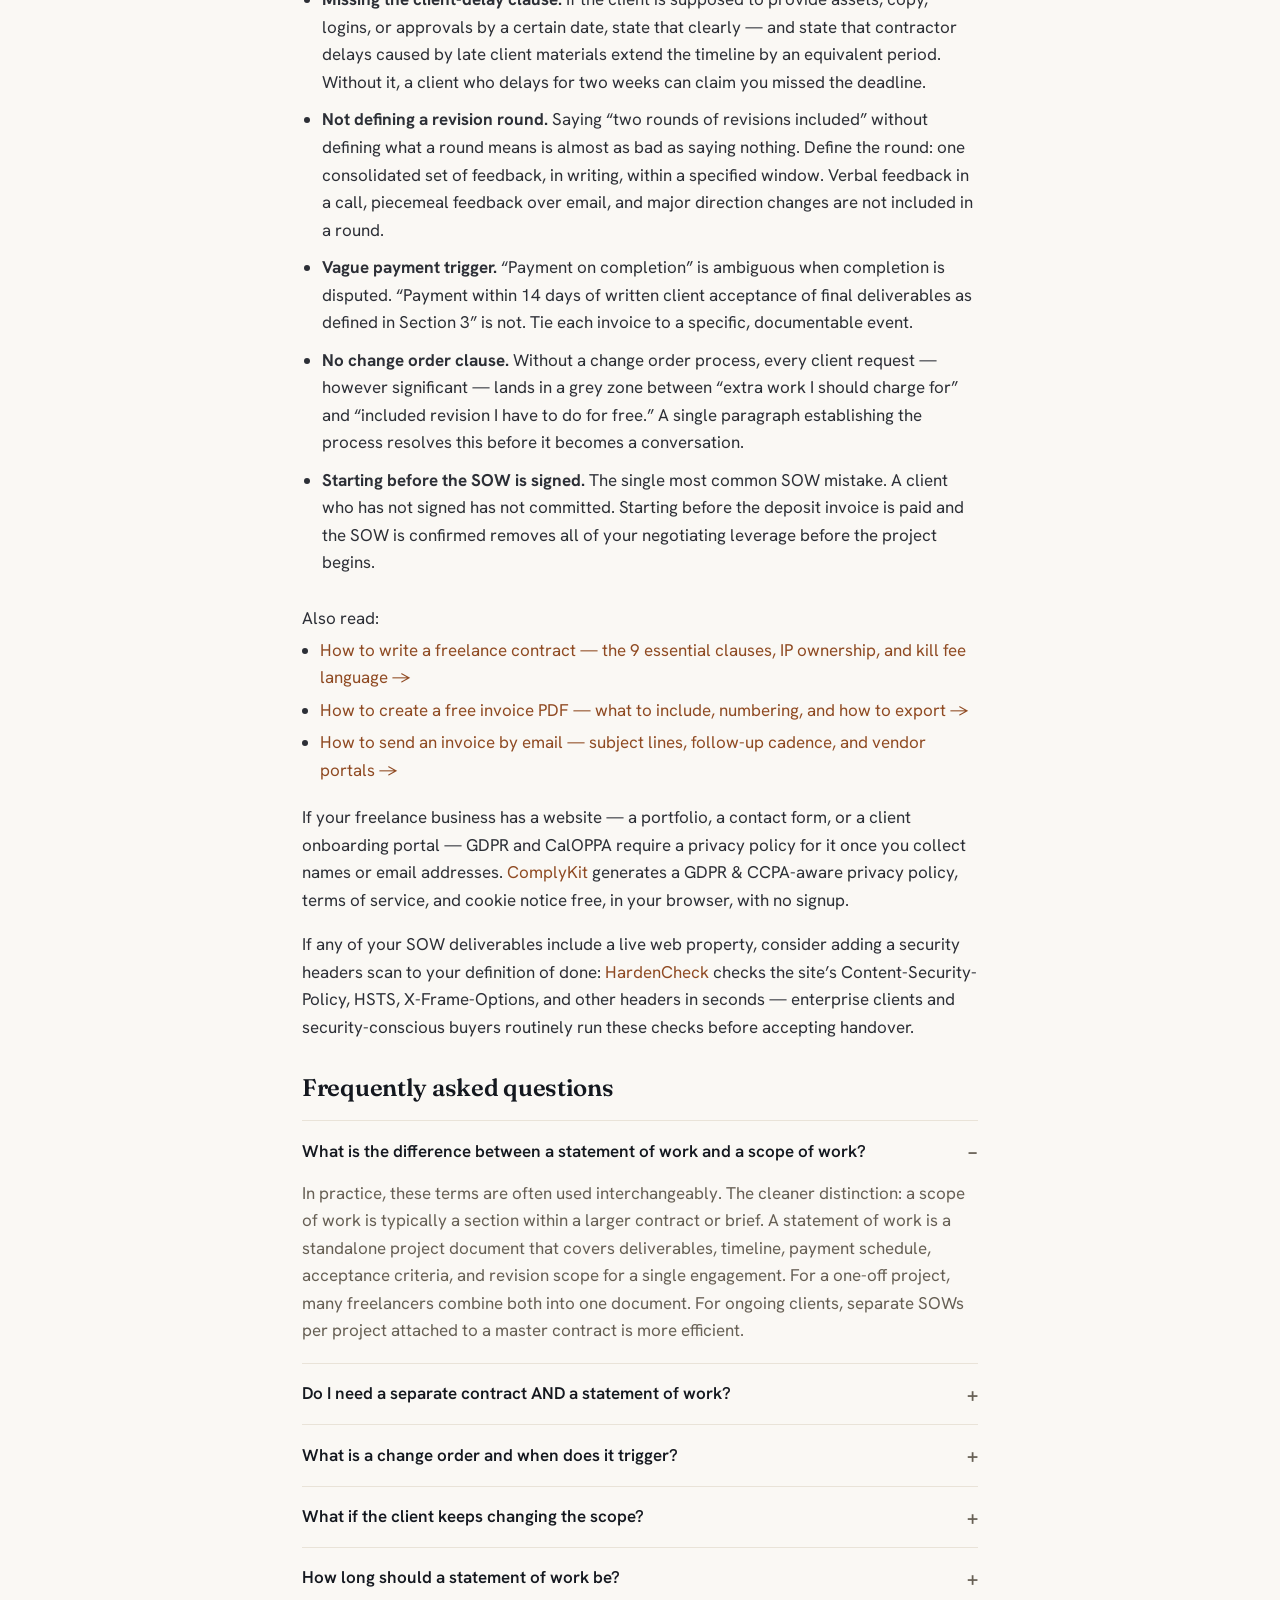
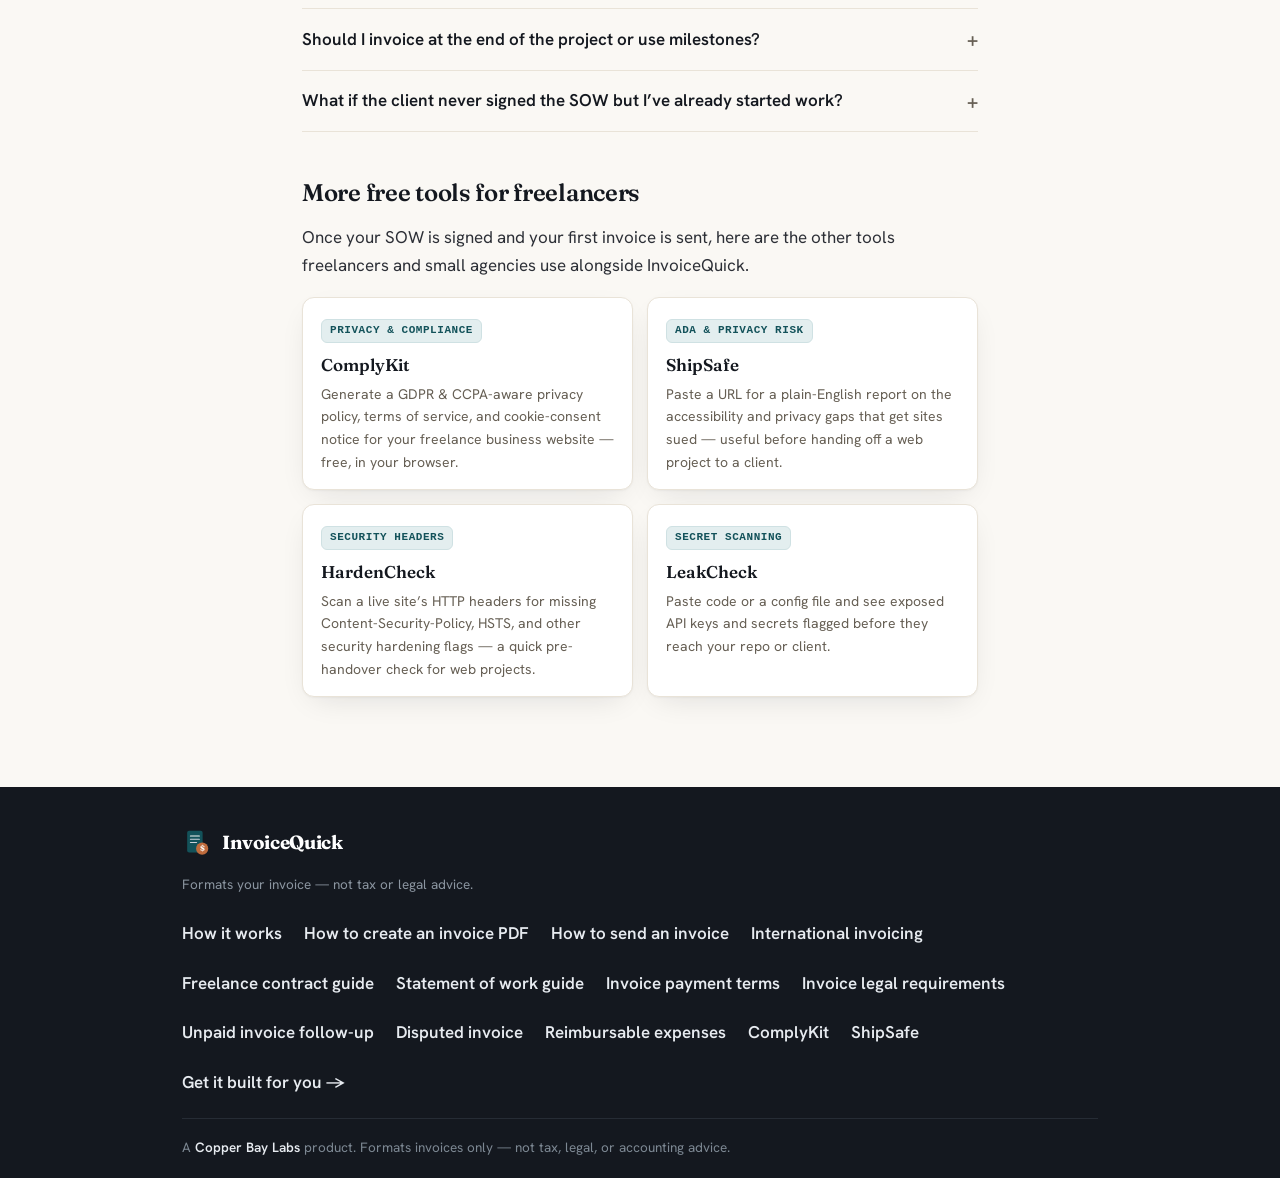
<file: guides/statement-of-work-template.html>
<!doctype html>
<html lang="en">
<head>
<meta charset="utf-8">
<meta name="viewport" content="width=device-width, initial-scale=1">
<title>How to Write a Statement of Work — Template, Required Elements, and Common Mistakes</title>
<meta name="description" content="The 7 elements every statement of work needs, two fill-in templates (fixed-price and time-and-materials), and how the SOW payment schedule feeds directly into each invoice.">
<link rel="canonical" href="https://labs.copperbaytech.com/invoicequick/guides/statement-of-work-template.html">
<meta property="og:type" content="article">
<meta property="og:site_name" content="InvoiceQuick">
<meta property="og:title" content="How to Write a Statement of Work — Template, Required Elements, and Common Mistakes">
<meta property="og:description" content="The 7 elements every statement of work needs, two fill-in templates (fixed-price and time-and-materials), and how the SOW payment schedule feeds directly into each invoice.">
<meta property="og:url" content="https://labs.copperbaytech.com/invoicequick/guides/statement-of-work-template.html">
<meta property="og:image" content="https://labs.copperbaytech.com/invoicequick/og-image.png">
<meta property="og:image:width" content="1200">
<meta property="og:image:height" content="630">
<meta name="twitter:card" content="summary_large_image">
<meta name="theme-color" content="#faf8f4">
<link rel="icon" href="../favicon.svg" type="image/svg+xml">
<link rel="apple-touch-icon" href="../apple-touch-icon.png">
<link rel="preconnect" href="https://fonts.googleapis.com">
<link rel="preconnect" href="https://fonts.gstatic.com" crossorigin>
<link href="https://fonts.googleapis.com/css2?family=Fraunces:opsz,wght@9..144,500;9..144,600;9..144,700&family=Hanken+Grotesk:wght@400;500;600;700&display=swap" rel="stylesheet">
<script type="application/ld+json">
{"@context":"https://schema.org","@graph":[{"@type":"Article","headline":"How to Write a Statement of Work — Template, Required Elements, and Common Mistakes","description":"The 7 elements every statement of work needs, two fill-in templates (fixed-price and time-and-materials), and how the SOW payment schedule feeds directly into each invoice.","url":"https://labs.copperbaytech.com/invoicequick/guides/statement-of-work-template.html","datePublished":"2026-09-17","dateModified":"2026-09-17","publisher":{"@type":"Organization","name":"Copper Bay Labs","url":"https://labs.copperbaytech.com"},"mainEntityOfPage":{"@type":"WebPage","@id":"https://labs.copperbaytech.com/invoicequick/guides/statement-of-work-template.html"}},{"@type":"FAQPage","mainEntity":[{"@type":"Question","name":"What is the difference between a statement of work and a scope of work?","acceptedAnswer":{"@type":"Answer","text":"The terms are often used interchangeably, but there is a useful distinction. A scope of work is typically a section within a larger contract or project brief — it describes what is being delivered but is embedded in a document that also covers legal terms (IP, confidentiality, payment, termination). A statement of work (SOW) is a standalone project document covering deliverables, timeline, payment schedule, acceptance criteria, and revision scope for a single engagement. For a one-off project, many freelancers combine both into one document; for ongoing clients, a separate SOW per project attached to a master service agreement is more efficient."}},{"@type":"Question","name":"Do I need a separate contract AND a statement of work?","acceptedAnswer":{"@type":"Answer","text":"For a first or one-off project, a single well-drafted SOW that also covers IP ownership, confidentiality, governing law, and termination is usually sufficient — it acts as both the contract and the project specification. For ongoing client relationships, setting up a master service agreement (MSA) once — covering all the legal terms — and then issuing a short, project-specific SOW for each engagement is more efficient and keeps the legal boilerplate out of every project document."}},{"@type":"Question","name":"What is a change order and when does it trigger?","acceptedAnswer":{"@type":"Answer","text":"A change order is a written amendment to the SOW that adds, removes, or modifies the original scope. It triggers when the client requests something outside the deliverables listed in the SOW — an additional page, a different technology, a feature not in the original brief, or a change of direction that invalidates completed work. The SOW should state explicitly that changes to the agreed scope are subject to a written change order and additional billing at your standard rate. Without this clause, clients often assume revisions are included regardless of scope."}},{"@type":"Question","name":"What happens if the client keeps changing the scope?","acceptedAnswer":{"@type":"Answer","text":"With a well-written SOW, each scope change triggers a change order and a corresponding invoice line. Without one, scope creep is contractually ambiguous and professionally awkward. The practical approach: for every request that goes beyond the agreed deliverables, send a brief written confirmation: ‘This falls outside the original SOW. I can add it under a change order for [amount] — please confirm in writing to proceed.’ The written confirmation creates a paper trail and often makes the client weigh whether the addition is actually worth the cost."}},{"@type":"Question","name":"How long should a statement of work be?","acceptedAnswer":{"@type":"Answer","text":"As long as it needs to be to make every deliverable and acceptance criterion unambiguous — typically one to three pages for a standard freelance project. Shorter is not always better: a one-sentence scope that says ‘build a website’ is worse than a half-page that lists every page, every integration, and every browser to support. Longer is not always more precise: a 20-page document with vague deliverables and no acceptance criteria is worse than a 2-page document with specific ones. Write for specificity, not length."}},{"@type":"Question","name":"Should I invoice at the end of the project or use milestones?","acceptedAnswer":{"@type":"Answer","text":"For any project taking more than two weeks, milestone-based invoicing protects you against non-payment risk. A standard structure: 25–50% deposit before work starts; one or two interim milestone invoices tied to specific deliverable approvals; final 25–50% on completion. Deposit invoices are the most important — they confirm the client is financially committed before you allocate time. For ongoing retainer work, a fixed monthly invoice on the first of each month is simpler and gives both sides predictability."}},{"@type":"Question","name":"What if the client never signed the SOW but I’ve already started work?","acceptedAnswer":{"@type":"Answer","text":"In most common-law jurisdictions, conduct can constitute acceptance — a client who receives and approves your work has implicitly accepted your terms even without signing. However, ‘implicitly accepted’ is harder to prove than a signed document, and the terms that apply may be in dispute. If you’ve started without a signature: send the SOW again and ask for written confirmation. An email reply saying ‘agreed, please proceed’ is substantially stronger than silence. For future projects, make it a condition of starting: you don’t begin until you have written confirmation of the SOW. Your deposit invoice serves as a useful trigger — paying it is a practical form of acceptance."}}]}]}
</script>
<link rel="stylesheet" href="../styles.css?v=1">
<style>
  .doc .lede{font-size:clamp(17px,2.3vw,20px);color:var(--muted)}
  .doc h2{scroll-margin-top:80px}
  .doc h3{font-family:"Fraunces",Georgia,serif;font-weight:600;font-size:19px;margin:22px 0 6px;letter-spacing:-.01em}
  .toc{display:flex;flex-wrap:wrap;gap:10px;margin:22px 0 6px;padding:0;list-style:none}
  .toc a{display:inline-block;background:var(--surface);border:1px solid var(--line);border-radius:999px;padding:7px 14px;font-size:14px;font-weight:600;color:var(--muted)}
  .toc a:hover{border-color:var(--bay);color:var(--ink);text-decoration:none}
  .callout{background:var(--warn-bg);border-left:4px solid var(--warn);border-radius:0 10px 10px 0;padding:14px 18px;margin:22px 0;font-size:15.5px;color:#5a3e10}
  .callout.tip{background:var(--pass-bg);border-left-color:var(--pass);color:#1b4d30}
  .doc code.inline{font-family:ui-monospace,Menlo,Consolas,monospace;font-size:.9em;background:var(--line-2,#f0ebe2);padding:2px 6px;border-radius:5px}
  pre{background:var(--surface);border:1px solid var(--line);border-radius:10px;padding:16px 18px;overflow-x:auto;font-family:ui-monospace,Menlo,Consolas,monospace;font-size:13px;line-height:1.6;margin:12px 0}
  pre code{background:none;padding:0;font-size:inherit}
  .checklist{margin:14px 0;padding-left:0;list-style:none}
  .checklist li{padding:5px 0 5px 26px;position:relative;border-bottom:1px solid var(--line)}
  .checklist li:last-child{border-bottom:none}
  .checklist li::before{content:"\2713";position:absolute;left:0;top:5px;color:var(--pass);font-weight:700;font-size:15px}
  .sow-table{width:100%;border-collapse:collapse;margin:18px 0;font-size:14px}
  .sow-table th{text-align:left;padding:10px 12px;background:var(--surface);border-bottom:2px solid var(--line);font-weight:600}
  .sow-table td{padding:9px 12px;border-bottom:1px solid var(--line);vertical-align:top}
  .sow-table tr:last-child td{border-bottom:none}
  .element-card{border:1px solid var(--line);border-radius:12px;padding:18px 20px;margin:16px 0;background:var(--surface)}
  .element-card h3{margin:0 0 4px;font-family:"Fraunces",Georgia,serif;font-weight:600;font-size:18px;letter-spacing:-.01em}
  .element-card .e-num{display:inline-block;font-family:ui-monospace,Menlo,Consolas,monospace;font-size:11px;font-weight:700;letter-spacing:.05em;text-transform:uppercase;border-radius:6px;padding:3px 9px;margin-bottom:10px;color:#2a3f5f;background:#e8f0fb;border:1px solid #b8d0f0}
  .template-box{background:var(--surface);border:1px solid var(--line);border-radius:12px;padding:22px 24px;margin:20px 0}
  .template-box h3{margin:0 0 12px;font-family:"Fraunces",Georgia,serif;font-weight:600;font-size:18px;letter-spacing:-.01em}
  .template-box .t-label{display:inline-block;margin-bottom:14px;font-family:ui-monospace,Menlo,Consolas,monospace;font-size:11px;font-weight:700;letter-spacing:.05em;text-transform:uppercase;color:var(--bay);background:var(--bay-tint,#e3eeef);border:1px solid #cfe1e3;border-radius:6px;padding:2px 8px}
  .fill{font-style:italic;color:var(--copper);background:rgba(191,107,60,.07);border-radius:3px;padding:0 3px}
  .suite{display:grid;grid-template-columns:repeat(auto-fit,minmax(220px,1fr));gap:14px;margin:18px 0 6px}
  .suite a{display:block;background:var(--surface);border:1px solid var(--line);border-radius:12px;padding:16px 18px;box-shadow:var(--shadow);transition:box-shadow .15s,transform .15s,border-color .15s}
  .suite a:hover{text-decoration:none;box-shadow:var(--shadow-lift);transform:translateY(-2px);border-color:var(--line-2)}
  .suite .s-name{font-family:"Fraunces",serif;font-weight:600;font-size:17px;color:var(--ink);display:block;margin:0 0 4px}
  .suite p{color:var(--muted);font-size:14px;margin:0}
  .suite .s-tag{display:inline-block;margin-bottom:8px;font-family:ui-monospace,Menlo,Consolas,monospace;font-size:11px;font-weight:700;letter-spacing:.05em;text-transform:uppercase;color:var(--bay);background:var(--bay-tint,#e3eeef);border:1px solid #cfe1e3;border-radius:6px;padding:2px 8px}
  .faq-section{margin:18px 0}
  .faq-section details{border-bottom:1px solid var(--line);padding:14px 0}
  .faq-section details:first-child{border-top:1px solid var(--line)}
  .faq-section summary{font-weight:600;cursor:pointer;list-style:none;display:flex;justify-content:space-between;align-items:center;gap:12px}
  .faq-section summary::-webkit-details-marker{display:none}
  .faq-section summary::after{content:"+";font-size:20px;color:var(--muted);flex-shrink:0}
  .faq-section details[open] summary::after{content:"\2212"}
  .faq-section details p{margin:12px 0 4px;color:var(--muted)}
</style>
</head>
<body>
<a class="skip" href="#main">Skip to main content</a>

<header class="masthead" role="banner">
  <div class="wrap hdr-bar">
    <a class="brand" href="../" aria-label="InvoiceQuick &mdash; go to homepage">
      <svg class="mark" viewBox="0 0 64 64" aria-hidden="true">
        <rect x="11" y="6" width="33" height="46" rx="4" fill="#13525a"/>
        <line x1="18" y1="17" x2="37" y2="17" stroke="#faf8f4" stroke-width="2.4" stroke-linecap="round"/>
        <line x1="18" y1="24" x2="37" y2="24" stroke="#cbd2da" stroke-width="2.4" stroke-linecap="round"/>
        <line x1="18" y1="31" x2="31" y2="31" stroke="#cbd2da" stroke-width="2.4" stroke-linecap="round"/>
        <circle cx="43" cy="44" r="13" fill="#bf6b3c"/>
        <text x="43" y="49.4" font-family="Fraunces,Georgia,serif" font-size="17" font-weight="700" fill="#faf8f4" text-anchor="middle">$</text>
      </svg>
      <span class="wordmark">InvoiceQuick</span>
    </a>
    <nav class="nav" aria-label="Primary navigation">
      <a href="../about.html">How it works</a>
      <a href="create-free-invoice-pdf.html">Create PDF guide</a>
      <a href="send-invoice-email.html">Send invoice guide</a>
      <a href="invoice-clients-international.html">International invoicing</a>
      <a href="freelance-contract-template.html">Freelance contract</a>
      <a href="statement-of-work-template.html" aria-current="page">Statement of work</a>
      <a href="invoice-payment-terms.html">Payment terms</a>
      <a href="invoice-legal-requirements.html">Legal requirements</a>
      <a href="follow-up-unpaid-invoice.html">Late invoices</a>
      <a href="handle-disputed-invoice.html">Disputed invoices</a>
      <a href="invoice-reimbursable-expenses.html">Reimbursable expenses</a>
      <a href="../">Make my invoice</a>
    </nav>
  </div>
</header>

<main id="main">
<article class="doc">
  <div class="wrap narrow">
    <p class="eyebrow" style="text-align:left">Freelance guide</p>
    <h1>How to Write a Statement of Work &mdash; Template, Required Elements, and Common Mistakes</h1>
    <p class="lede">A statement of work is the document that converts an agreement in principle into specific, measurable commitments both sides can hold each other to. Unlike a freelance contract &mdash; which sets the legal terms governing a working relationship &mdash; a statement of work defines the deliverables, timeline, acceptance criteria, and payment schedule for a single project. This guide covers what every SOW needs, two fill-in templates, and how the SOW payment schedule feeds directly into each invoice you send.</p>

    <div class="callout">
      <strong>Not legal advice.</strong> The templates and clause examples below are starting points for common freelance project scenarios. Your specific situation &mdash; project type, jurisdiction, contract value &mdash; may need different terms. For complex or high-value engagements, a solicitor or attorney review is worthwhile.
    </div>

    <ul class="toc" aria-label="On this page">
      <li><a href="#sow-vs-contract">SOW vs. contract vs. scope of work</a></li>
      <li><a href="#seven-elements">7 elements every SOW needs</a></li>
      <li><a href="#fixed-price-template">Fixed-price template</a></li>
      <li><a href="#tm-template">Time-and-materials template</a></li>
      <li><a href="#invoicing">Wiring the SOW into your invoices</a></li>
      <li><a href="#mistakes">Common SOW mistakes</a></li>
      <li><a href="#faq">FAQ</a></li>
    </ul>

    <h2 id="sow-vs-contract">SOW vs. scope of work vs. freelance contract</h2>
    <p>These three terms are used interchangeably in practice, but they do different jobs. Understanding the distinction prevents confusion when a client says &ldquo;send us your SOW&rdquo; and you need to know what to include.</p>

    <table class="sow-table">
      <thead>
        <tr>
          <th>Document</th>
          <th>What it governs</th>
          <th>When to use it</th>
        </tr>
      </thead>
      <tbody>
        <tr>
          <td><strong>Freelance contract / MSA</strong></td>
          <td>Legal terms: IP ownership, confidentiality, termination, governing law &mdash; the rules that apply to all projects with a client</td>
          <td>Set up once per client relationship; rarely changes</td>
        </tr>
        <tr>
          <td><strong>Statement of work (SOW)</strong></td>
          <td>Project specifics: deliverables, timeline, acceptance criteria, payment schedule, revision scope &mdash; for one engagement</td>
          <td>One per project; attached to or governed by the contract</td>
        </tr>
        <tr>
          <td><strong>Scope of work</strong></td>
          <td>The deliverables section of a contract or SOW &mdash; usually a subsection, not a standalone document</td>
          <td>Embedded in a contract when the SOW and contract are combined in a single document</td>
        </tr>
      </tbody>
    </table>

    <p>For a one-off project with a new client, a standalone SOW that also covers IP and payment terms is usually sufficient &mdash; it acts as both the project spec and the legal agreement. For ongoing client relationships, a master service agreement signed once and a fresh SOW per project is more efficient: you keep the legal boilerplate out of every project document and only re-negotiate the project-specific terms.</p>

    <p>Many enterprise clients will present their own master service agreement for you to sign; they then request your SOW as the project-specific attachment. In that scenario, the SOW only needs to cover deliverables, timeline, payment schedule, and acceptance criteria &mdash; the legal terms are already set in their MSA.</p>

    <h2 id="seven-elements">7 elements every SOW must include</h2>

    <div class="element-card">
      <span class="e-num">Element 1</span>
      <h3>Project description</h3>
      <p>One to three sentences explaining what the project achieves and why. This is context, not a deliverable list &mdash; it sets the frame for everything that follows and is what both parties refer to if the scope becomes ambiguous.</p>
      <p><em>Example: &ldquo;Redesign and rebuild the marketing website for Acme Studio, migrating from WordPress to a static site, with the goal of reducing page load time and updating the visual identity to match the 2026 brand refresh.&rdquo;</em></p>
    </div>

    <div class="element-card">
      <span class="e-num">Element 2</span>
      <h3>Deliverables</h3>
      <p>The specific, measurable outputs you will provide. Each deliverable should be concrete enough that both sides can unambiguously confirm receipt. This is the element most freelancers write too vaguely.</p>
      <p><strong>Too vague:</strong> &ldquo;A new website.&rdquo;<br>
      <strong>Correct:</strong> &ldquo;Six static HTML pages (Home, About, Services, Case Studies, Blog, Contact) matching the approved wireframes, responsive to mobile/tablet/desktop viewports, with a functional contact form using Formspree.&rdquo;</p>
      <p>Also list what is <em>explicitly excluded</em>. If you are not writing copy, say so. If you are not providing photography, say so. Exclusions prevent scope creep from assumptions.</p>
    </div>

    <div class="element-card">
      <span class="e-num">Element 3</span>
      <h3>Acceptance criteria</h3>
      <p>How both parties agree that each deliverable is done. Without acceptance criteria, &ldquo;done&rdquo; is subjective and the most common source of freelance disputes (&ldquo;this isn&rsquo;t finished&rdquo;).</p>
      <p>Write one criterion per major deliverable. For design: &ldquo;Accepted designs match the approved wireframe in all three breakpoints (mobile, tablet, desktop) and are delivered as Figma frames with export-ready assets.&rdquo; For development: &ldquo;All pages render correctly in current-version Chrome, Firefox, Safari, and Edge; the contact form submits and delivers email; Google PageSpeed Insights scores &ge;90 on mobile.&rdquo;</p>
    </div>

    <div class="element-card">
      <span class="e-num">Element 4</span>
      <h3>Timeline and milestones</h3>
      <p>Specific dates for the kickoff, each major deliverable, and final completion. Include any dependency on client-supplied assets &mdash; &ldquo;Client provides all copy and images by [date]; timeline extends by an equivalent period for delays caused by late client assets.&rdquo; Without this clause, a client who goes dark for three weeks can come back and claim you missed the deadline.</p>
    </div>

    <div class="element-card">
      <span class="e-num">Element 5</span>
      <h3>Payment schedule</h3>
      <p>The total fee, how it is split across invoices, the due date for each invoice, and the late payment rate. This section feeds directly into every InvoiceQuick invoice you generate for the project. Milestone-based payment (e.g. 50% deposit + 50% on delivery) is the standard for project work; retainers are typically invoiced monthly on a fixed date.</p>
      <pre><code>Fee: USD [total]
Payment schedule:
  Invoice #001 — 50% deposit: USD [amount], due before commencement
  Invoice #002 — Balance on delivery: USD [amount], due within 14 days
                 of client acceptance of final deliverables
Late payment: Invoices unpaid after the due date accrue 1.5% per month.</code></pre>
    </div>

    <div class="element-card">
      <span class="e-num">Element 6</span>
      <h3>Revision scope</h3>
      <p>How many rounds of revisions are included, what a round means, and what triggers a change order. A round should mean &ldquo;one consolidated set of written feedback per deliverable, submitted within [X] business days of delivery.&rdquo; Without this definition, a single &ldquo;round&rdquo; can stretch into weeks of back-and-forth.</p>
      <pre><code>Revisions: Two (2) rounds of revisions per deliverable are included.
A revision round is one consolidated set of written feedback per
deliverable, submitted within 5 business days of delivery. Additional
revisions, feedback outside this window, or requests that materially
change the approved scope are change orders billed at USD [rate]/hour.</code></pre>
    </div>

    <div class="element-card">
      <span class="e-num">Element 7</span>
      <h3>Change order process</h3>
      <p>How scope changes are requested, acknowledged, and priced. A one-sentence process prevents the &ldquo;but I thought that was included&rdquo; dispute from arising every time a client asks for something extra.</p>
      <pre><code>Changes to this Statement of Work require written agreement from both
parties before work commences on the change. Changes are documented
by a written change order referencing this SOW and are billed at
Contractor's standard rate of USD [rate]/hour or a mutually agreed
fixed price for the additional scope.</code></pre>
    </div>

    <h2 id="fixed-price-template">Fixed-price SOW template</h2>
    <p>Use this structure for project-based work with a defined output. Fill in the <span class="fill">italic highlighted fields</span>.</p>

    <div class="template-box">
      <span class="t-label">Fixed-price template</span>
      <pre><code>STATEMENT OF WORK

Date: <span class="fill">[date]</span>
Client: <span class="fill">[client legal name and address]</span>
Contractor: <span class="fill">[your legal name and address]</span>

1. PROJECT DESCRIPTION
<span class="fill">[1&ndash;3 sentences: what the project achieves and why]</span>

2. DELIVERABLES
<span class="fill">[List each deliverable as a specific, measurable output]</span>
Exclusions: <span class="fill">[List anything explicitly not included]</span>

3. ACCEPTANCE CRITERIA
<span class="fill">[One criterion per major deliverable: what does &lsquo;done&rsquo; mean?]</span>

4. TIMELINE
Kickoff: <span class="fill">[date]</span>
<span class="fill">[Milestone 1 name]</span>: <span class="fill">[date]</span>
<span class="fill">[Milestone 2 name]</span>: <span class="fill">[date]</span>
Final delivery: <span class="fill">[date]</span>
Note: Timeline assumes Client provides <span class="fill">[assets/copy/approvals]</span>
by <span class="fill">[date]</span>. Contractor delays caused by late Client assets
extend the timeline by an equivalent period.

5. PAYMENT
Total fee: <span class="fill">[currency and amount]</span>
Invoice #001 &mdash; 50% deposit: <span class="fill">[amount]</span>, due before commencement
Invoice #002 &mdash; Balance: <span class="fill">[amount]</span>, due within 14 days
  of written client acceptance of final deliverables
Late payment: 1.5% per month on overdue balances

6. REVISIONS
Two (2) rounds of revisions per deliverable are included.
A revision round is one consolidated set of written feedback,
submitted within 5 business days of delivery. Additional rounds
or feedback outside this window are change orders at <span class="fill">[rate]</span>/hour.

7. CHANGE ORDERS
Changes to this SOW require written agreement before commencement.
Change orders are billed at <span class="fill">[rate]</span>/hour or a mutually agreed fixed price.

Signed: _________________________ Date: _____________
Client: <span class="fill">[name and title]</span>

Signed: _________________________ Date: _____________
Contractor: <span class="fill">[your name]</span></code></pre>
    </div>

    <h2 id="tm-template">Time-and-materials SOW template</h2>
    <p>Use this structure for ongoing or exploratory work where the total is not fixed in advance. The deliverables section lists the work to be performed rather than specific outputs; the payment section describes the billing rate and cap.</p>

    <div class="template-box">
      <span class="t-label">Time-and-materials template</span>
      <pre><code>STATEMENT OF WORK (TIME AND MATERIALS)

Date: <span class="fill">[date]</span>
Client: <span class="fill">[client legal name and address]</span>
Contractor: <span class="fill">[your legal name and address]</span>

1. SERVICES
<span class="fill">[Describe the nature of the services: e.g., &lsquo;Front-end development
support for the Acme Studio platform, including bug fixes, feature
implementation per the agreed backlog, and code review.&rsquo;]</span>

2. RATE
<span class="fill">[Daily/hourly rate]</span> per <span class="fill">[day/hour]</span>
Billed: <span class="fill">[weekly / bi-weekly / monthly]</span> in arrears
Expenses: <span class="fill">[reimbursed at cost / not included]</span>

3. ESTIMATED SCOPE
Estimated <span class="fill">[days/hours]</span> over <span class="fill">[period]</span>
Cap: Contractor will not exceed <span class="fill">[amount]</span> without written
authorisation from Client.

4. TIMELINE
Start date: <span class="fill">[date]</span>
End date / review date: <span class="fill">[date]</span>

5. INVOICING
Invoices submitted <span class="fill">[weekly/monthly]</span> with a timesheet showing
dates, hours, and task descriptions. Due within 14 days of receipt.
Late payment: 1.5% per month on overdue balances.

6. CHANGE OF SCOPE
Additional services outside those described above require written
agreement and a new or amended Statement of Work.

Signed: _________________________ Date: _____________
Client: <span class="fill">[name and title]</span>

Signed: _________________________ Date: _____________
Contractor: <span class="fill">[your name]</span></code></pre>
    </div>

    <h2 id="invoicing">Wiring the SOW into your InvoiceQuick invoices</h2>
    <p>The SOW payment schedule is the spec for every invoice you generate. Keeping the two documents in sync prevents confusion when clients match invoices to purchase orders or question an invoice amount.</p>

    <ul class="checklist">
      <li><strong>Mirror the milestone label exactly.</strong> If the SOW says &ldquo;Invoice #001 &mdash; 50% deposit,&rdquo; that label should appear on the InvoiceQuick line item description verbatim. A client&rsquo;s AP team matching an invoice to a purchase order looks at line descriptions, not just totals.</li>
      <li><strong>Reference the SOW in the Notes field.</strong> Add a line: &ldquo;Per Statement of Work dated [date].&rdquo; This creates a paper trail connecting each invoice to the SOW without repeating the full scope on every invoice.</li>
      <li><strong>Use a specific due date, not &ldquo;NET 14.&rdquo;</strong> If the SOW says &ldquo;due within 14 days of client acceptance,&rdquo; write the specific due date on the invoice (e.g. &ldquo;Due: 1 October 2026&rdquo;). A specific date is easier for accounts payable to schedule and harder to misread.</li>
      <li><strong>Send the deposit invoice before starting.</strong> For milestone-based projects, the deposit invoice is your practical signal to proceed. Payment confirms the client is financially committed. Starting without the deposit &mdash; on the promise that it&rsquo;s &ldquo;coming&rdquo; &mdash; is the most common setup for non-payment disputes.</li>
      <li><strong>For T&amp;M work, attach a timesheet.</strong> Use InvoiceQuick&rsquo;s line items to list each work period (date range, hours, task summary) or attach a separate timesheet. Itemised billing reduces &ldquo;what did I actually pay for?&rdquo; questions and speeds approval through enterprise AP teams.</li>
    </ul>

    <p style="margin:20px 0 8px"><a class="btn primary" href="../">Create my invoice with InvoiceQuick &rarr;</a></p>
    <p style="font-size:14px;color:var(--muted);margin:0 0 28px">Fill in your client, milestone label, and payment terms &mdash; download a clean PDF in seconds. No signup.</p>

    <h2 id="mistakes">Common SOW mistakes</h2>

    <ul style="margin:10px 0 10px 20px;padding:0">
      <li style="margin-bottom:10px"><strong>Writing goals instead of deliverables.</strong> &ldquo;Improve the user experience&rdquo; is a goal. &ldquo;Redesign the checkout flow to reduce steps from five to three, validated by a client sign-off on the Figma prototype&rdquo; is a deliverable. The test: can both parties look at the deliverable and agree whether it has been produced? If yes, it is a deliverable. If not, it is a goal.</li>
      <li style="margin-bottom:10px"><strong>No acceptance criteria.</strong> Without acceptance criteria, &ldquo;it&rsquo;s not finished&rdquo; is the client&rsquo;s unilateral call. Acceptance criteria are not about lowering the quality bar &mdash; they are about defining what the bar is so both parties can agree when it has been cleared.</li>
      <li style="margin-bottom:10px"><strong>Missing the client-delay clause.</strong> If the client is supposed to provide assets, copy, logins, or approvals by a certain date, state that clearly &mdash; and state that contractor delays caused by late client materials extend the timeline by an equivalent period. Without it, a client who delays for two weeks can claim you missed the deadline.</li>
      <li style="margin-bottom:10px"><strong>Not defining a revision round.</strong> Saying &ldquo;two rounds of revisions included&rdquo; without defining what a round means is almost as bad as saying nothing. Define the round: one consolidated set of feedback, in writing, within a specified window. Verbal feedback in a call, piecemeal feedback over email, and major direction changes are not included in a round.</li>
      <li style="margin-bottom:10px"><strong>Vague payment trigger.</strong> &ldquo;Payment on completion&rdquo; is ambiguous when completion is disputed. &ldquo;Payment within 14 days of written client acceptance of final deliverables as defined in Section 3&rdquo; is not. Tie each invoice to a specific, documentable event.</li>
      <li style="margin-bottom:10px"><strong>No change order clause.</strong> Without a change order process, every client request &mdash; however significant &mdash; lands in a grey zone between &ldquo;extra work I should charge for&rdquo; and &ldquo;included revision I have to do for free.&rdquo; A single paragraph establishing the process resolves this before it becomes a conversation.</li>
      <li style="margin-bottom:10px"><strong>Starting before the SOW is signed.</strong> The single most common SOW mistake. A client who has not signed has not committed. Starting before the deposit invoice is paid and the SOW is confirmed removes all of your negotiating leverage before the project begins.</li>
    </ul>

    <p style="margin:28px 0 4px">Also read:</p>
    <ul style="margin:4px 0 20px 18px;padding:0">
      <li style="margin-bottom:5px"><a href="freelance-contract-template.html">How to write a freelance contract &mdash; the 9 essential clauses, IP ownership, and kill fee language &rarr;</a></li>
      <li style="margin-bottom:5px"><a href="create-free-invoice-pdf.html">How to create a free invoice PDF &mdash; what to include, numbering, and how to export &rarr;</a></li>
      <li><a href="send-invoice-email.html">How to send an invoice by email &mdash; subject lines, follow-up cadence, and vendor portals &rarr;</a></li>
    </ul>

    <p>If your freelance business has a website &mdash; a portfolio, a contact form, or a client onboarding portal &mdash; GDPR and CalOPPA require a privacy policy for it once you collect names or email addresses. <a href="https://labs.copperbaytech.com/complykit/" target="_blank" rel="noopener noreferrer">ComplyKit</a> generates a GDPR &amp; CCPA-aware privacy policy, terms of service, and cookie notice free, in your browser, with no signup.</p>

    <p>If any of your SOW deliverables include a live web property, consider adding a security headers scan to your definition of done: <a href="https://labs.copperbaytech.com/hardencheck/" target="_blank" rel="noopener noreferrer">HardenCheck</a> checks the site&rsquo;s Content-Security-Policy, HSTS, X-Frame-Options, and other headers in seconds &mdash; enterprise clients and security-conscious buyers routinely run these checks before accepting handover.</p>

    <h2 id="faq">Frequently asked questions</h2>
    <div class="faq-section">
      <details open>
        <summary>What is the difference between a statement of work and a scope of work?</summary>
        <p>In practice, these terms are often used interchangeably. The cleaner distinction: a scope of work is typically a section within a larger contract or brief. A statement of work is a standalone project document that covers deliverables, timeline, payment schedule, acceptance criteria, and revision scope for a single engagement. For a one-off project, many freelancers combine both into one document. For ongoing clients, separate SOWs per project attached to a master contract is more efficient.</p>
      </details>
      <details>
        <summary>Do I need a separate contract AND a statement of work?</summary>
        <p>For a first or one-off project, a single well-drafted SOW that also covers IP, confidentiality, and governing law is usually sufficient. For ongoing client relationships, setting up a master service agreement once &mdash; covering all legal terms &mdash; and issuing a short SOW for each new project is more efficient. Enterprise clients typically have their own master agreement and will ask you for an SOW as the project-specific attachment &mdash; in that case the SOW only needs deliverables, timeline, payment, and acceptance criteria.</p>
      </details>
      <details>
        <summary>What is a change order and when does it trigger?</summary>
        <p>A change order is a written amendment to the SOW that adds, removes, or modifies the original scope. It triggers when a client requests something outside the deliverables listed in the SOW &mdash; an extra page, a different technology, a feature not in the brief, or a change of direction that invalidates completed work. The SOW should state that changes require a written change order and additional billing. Without this clause, clients often assume all revisions are included regardless of scope.</p>
      </details>
      <details>
        <summary>What if the client keeps changing the scope?</summary>
        <p>With a well-written SOW, each scope change triggers a change order and a corresponding invoice line. For every request that goes beyond the agreed deliverables, send a brief written confirmation: &ldquo;This falls outside the original SOW. I can add it as a change order for [amount] &mdash; please confirm in writing to proceed.&rdquo; Written confirmation creates a paper trail and makes the client weigh whether the addition is worth the cost. The change order process is only effective if you use it consistently &mdash; the first time you absorb an out-of-scope request silently, clients assume everything is negotiable.</p>
      </details>
      <details>
        <summary>How long should a statement of work be?</summary>
        <p>As long as it needs to be to make every deliverable and acceptance criterion unambiguous &mdash; typically one to three pages for a standard freelance project. A one-sentence scope that says &ldquo;build a website&rdquo; is worse than a half-page that lists every page, every integration, and every supported browser. A 20-page document with vague deliverables is worse than a 2-page document with specific ones. Write for specificity, not length.</p>
      </details>
      <details>
        <summary>Should I invoice at the end of the project or use milestones?</summary>
        <p>For any project taking more than two weeks, milestone-based invoicing protects against non-payment risk. A standard structure: 25&ndash;50% deposit before work starts; one or two interim milestone invoices tied to specific deliverable approvals; final 25&ndash;50% on completion. Deposit invoices are the most important &mdash; they confirm the client is financially committed before you allocate time. For ongoing retainer work, a fixed monthly invoice on the first of each month is simpler and gives both sides predictability.</p>
      </details>
      <details>
        <summary>What if the client never signed the SOW but I&rsquo;ve already started work?</summary>
        <p>In most common-law jurisdictions, conduct can constitute acceptance &mdash; a client who receives and approves your work has implicitly accepted your terms even without signing. &ldquo;Implicitly accepted&rdquo; is harder to prove than a signed document, and the terms may be disputed. If you have started without a signature: resend the SOW and ask for written confirmation by email. An email reply saying &ldquo;agreed, please proceed&rdquo; is substantially stronger than silence. For future projects, condition starting on receiving written SOW confirmation; paying your deposit invoice serves as a practical form of acceptance.</p>
      </details>
    </div>

    <h2 style="margin-top:48px">More free tools for freelancers</h2>
    <p>Once your SOW is signed and your first invoice is sent, here are the other tools freelancers and small agencies use alongside InvoiceQuick.</p>
    <div class="suite">
      <a href="https://labs.copperbaytech.com/complykit/" target="_blank" rel="noopener noreferrer">
        <span class="s-tag">Privacy &amp; compliance</span>
        <span class="s-name">ComplyKit</span>
        <p>Generate a GDPR &amp; CCPA-aware privacy policy, terms of service, and cookie-consent notice for your freelance business website &mdash; free, in your browser.</p>
      </a>
      <a href="https://labs.copperbaytech.com/shipsafe/" target="_blank" rel="noopener noreferrer">
        <span class="s-tag">ADA &amp; privacy risk</span>
        <span class="s-name">ShipSafe</span>
        <p>Paste a URL for a plain-English report on the accessibility and privacy gaps that get sites sued &mdash; useful before handing off a web project to a client.</p>
      </a>
      <a href="https://labs.copperbaytech.com/hardencheck/" target="_blank" rel="noopener noreferrer">
        <span class="s-tag">Security headers</span>
        <span class="s-name">HardenCheck</span>
        <p>Scan a live site&rsquo;s HTTP headers for missing Content-Security-Policy, HSTS, and other security hardening flags &mdash; a quick pre-handover check for web projects.</p>
      </a>
      <a href="https://labs.copperbaytech.com/leakcheck/" target="_blank" rel="noopener noreferrer">
        <span class="s-tag">Secret scanning</span>
        <span class="s-name">LeakCheck</span>
        <p>Paste code or a config file and see exposed API keys and secrets flagged before they reach your repo or client.</p>
      </a>
    </div>
  </div>
</article>
</main>

<footer class="footer" role="contentinfo">
  <div class="wrap foot">
    <div>
      <a class="brand small" href="../" aria-label="InvoiceQuick &mdash; homepage">
        <svg class="mark" viewBox="0 0 64 64" aria-hidden="true">
          <rect x="11" y="6" width="33" height="46" rx="4" fill="#13525a"/>
          <line x1="18" y1="17" x2="37" y2="17" stroke="#faf8f4" stroke-width="2.4" stroke-linecap="round"/>
          <line x1="18" y1="24" x2="37" y2="24" stroke="#cbd2da" stroke-width="2.4" stroke-linecap="round"/>
          <line x1="18" y1="31" x2="31" y2="31" stroke="#cbd2da" stroke-width="2.4" stroke-linecap="round"/>
          <circle cx="43" cy="44" r="13" fill="#bf6b3c"/>
          <text x="43" y="49.4" font-family="Fraunces,Georgia,serif" font-size="17" font-weight="700" fill="#faf8f4" text-anchor="middle">$</text>
        </svg>
        <span class="wordmark">InvoiceQuick</span>
      </a>
      <p class="fine">Formats your invoice &mdash; not tax or legal advice.</p>
    </div>
    <nav class="foot-nav" aria-label="Footer navigation">
      <a href="../about.html">How it works</a>
      <a href="create-free-invoice-pdf.html">How to create an invoice PDF</a>
      <a href="send-invoice-email.html">How to send an invoice</a>
      <a href="invoice-clients-international.html">International invoicing</a>
      <a href="freelance-contract-template.html">Freelance contract guide</a>
      <a href="statement-of-work-template.html" aria-current="page">Statement of work guide</a>
      <a href="invoice-payment-terms.html">Invoice payment terms</a>
      <a href="invoice-legal-requirements.html">Invoice legal requirements</a>
      <a href="follow-up-unpaid-invoice.html">Unpaid invoice follow-up</a>
      <a href="handle-disputed-invoice.html">Disputed invoice</a>
      <a href="invoice-reimbursable-expenses.html">Reimbursable expenses</a>
      <a href="https://labs.copperbaytech.com/complykit/" target="_blank" rel="noopener noreferrer">ComplyKit</a>
      <a href="https://labs.copperbaytech.com/shipsafe/" target="_blank" rel="noopener noreferrer">ShipSafe</a>
      <a href="https://copperbaytech.com" target="_blank" rel="noopener noreferrer">Get it built for you &rarr;</a>
    </nav>
  </div>
  <div class="wrap">
    <p class="madeby">A <a href="https://copperbaytech.com" target="_blank" rel="noopener noreferrer">Copper Bay Labs</a> product. Formats invoices only &mdash; not tax, legal, or accounting advice.</p>
  </div>
</footer>

</body>
</html>
</file>
<file: styles.css>
/* ==========================================================================
   InvoiceQuick — A Copper Bay Labs product
   Standalone stylesheet (no @import). Shares the Copper Bay Labs design system
   with ComplyKit / LeakCheck / DepCheck for suite cohesion: Fraunces + Hanken
   Grotesk, copper #bf6b3c primary action, bay/teal #13525a accent, paper bg.
   Fonts loaded via Google Fonts <link> in <head>.

   InvoiceQuick is a client-side invoice generator: a form (.quiz) feeds a live
   invoice preview (.invoice-doc) that totals line items and exports to PDF
   (print), standalone HTML, or a reusable .json. Invoice-specific + print
   rules live at the bottom of this file.
   ========================================================================== */

:root{
  --ink:#14181f; --paper:#faf8f4; --surface:#fff; --line:#e9e3d8; --line-2:#f0ebe2;
  --muted:#665f54; --muted-2:#8a8276;
  --copper:#bf6b3c; --copper-deep:#8f4a22; --copper-tint:#f6ebe2;
  --bay:#13525a; --bay-deep:#0d3a40; --bay-tint:#e3eeef;
  --pass:#2f7d52; --pass-bg:#e8f3ec; --warn:#a9711a; --warn-bg:#f9f0dd; --fail:#bb392b; --fail-bg:#f9e7e4;
  --high:#d2691e; --high-bg:#f7e9dc;
  --shadow:0 1px 2px rgba(20,24,31,.04), 0 10px 30px -12px rgba(20,24,31,.14);
  --shadow-lift:0 2px 6px rgba(20,24,31,.06), 0 16px 40px -16px rgba(20,24,31,.18);
  --r:14px;
  --mono:ui-monospace,"SF Mono",SFMono-Regular,"Cascadia Code","JetBrains Mono",Menlo,Consolas,"Liberation Mono",monospace;
  --transition-fast:.15s ease;
  --transition-med:.22s ease;
}
*{box-sizing:border-box}
html{scroll-behavior:smooth}
@media (prefers-reduced-motion:reduce){html{scroll-behavior:auto} *{animation-duration:.001ms!important;transition-duration:.001ms!important}}
body{margin:0;background:var(--paper);color:var(--ink);font:17px/1.62 "Hanken Grotesk",ui-sans-serif,system-ui,-apple-system,"Segoe UI",Roboto,sans-serif;-webkit-font-smoothing:antialiased;overflow-x:clip}
.wrap{max-width:960px;margin:0 auto;padding:0 22px}
.wrap.narrow{max-width:720px}
h1,h2,h3{font-family:"Fraunces",Georgia,serif;font-weight:600;line-height:1.12;letter-spacing:-.012em;margin:0}
a{color:var(--copper-deep);text-decoration:none}
a:hover{text-decoration:underline;text-underline-offset:3px}
em{font-style:italic;color:var(--copper-deep)}
strong{font-weight:700}
:focus-visible{outline:3px solid var(--bay);outline-offset:2px;border-radius:4px}
.sr-only{position:absolute;width:1px;height:1px;padding:0;margin:-1px;overflow:hidden;clip:rect(0 0 0 0);white-space:nowrap;border:0}
.skip{position:absolute;left:-999px;top:8px;background:var(--ink);color:#fff;padding:10px 16px;border-radius:8px;z-index:50;font-weight:600;letter-spacing:.01em}
.skip:focus{left:12px}

/* masthead */
.masthead{background:var(--paper);border-bottom:1px solid var(--line);position:relative;z-index:30}
.hdr-bar,.masthead .bar{display:flex;align-items:center;justify-content:space-between;gap:14px;min-height:62px;padding:9px 0}
.brand{display:inline-flex;align-items:center;gap:10px;color:var(--ink)}
.brand:hover{text-decoration:none}
.mark{width:30px;height:30px;flex:0 0 auto}
.wordmark{font-family:"Fraunces",serif;font-weight:700;font-size:21px;letter-spacing:-.02em}
.nav{display:flex;gap:24px}
.nav a{color:var(--muted);font-weight:600;font-size:15.5px;transition:color var(--transition-fast)}
.nav a:hover{color:var(--ink);text-decoration:none}

/* hero */
.hero{padding:72px 0 40px;position:relative;overflow:hidden;text-align:center}
.hero::before{content:"";position:absolute;width:520px;height:520px;border:64px solid var(--copper-tint);border-radius:50%;right:-220px;top:-180px;z-index:0;opacity:.7;pointer-events:none}
.hero .wrap{position:relative;z-index:1}
.eyebrow{color:var(--copper-deep);font-weight:700;font-size:13.5px;letter-spacing:.09em;text-transform:uppercase;margin:0 0 14px}
.hero h1{font-size:clamp(34px,6vw,60px);max-width:16ch;margin:0 auto 18px}
.lede{max-width:620px;margin:0 auto 30px;color:var(--muted);font-size:clamp(17px,2.3vw,20px)}
.lede strong{color:var(--ink)}
.lede code,code.inline{font-family:var(--mono);font-size:.88em;background:var(--line-2);padding:2px 6px;border-radius:5px;color:#2c2f36}

/* primary button */
.btn{padding:12px 20px;font:inherit;font-size:15.5px;font-weight:700;border-radius:11px;cursor:pointer;border:1.5px solid var(--line);background:var(--surface);color:var(--ink);display:inline-flex;align-items:center;justify-content:center;gap:8px;transition:border-color var(--transition-fast),background var(--transition-fast),box-shadow var(--transition-fast),transform var(--transition-fast);text-decoration:none}
.btn:hover{border-color:var(--bay);text-decoration:none;background:var(--bay-tint)}
.btn:focus-visible{outline:3px solid var(--bay);outline-offset:2px}
.btn:active{transform:translateY(1px)}
.btn.primary{background:var(--copper);color:#fff;border-color:var(--copper)}
.btn.primary:hover{background:var(--copper-deep);border-color:var(--copper-deep);box-shadow:var(--shadow-lift)}
.btn.large{padding:14px 26px;font-size:16.5px;border-radius:12px}
.btn svg{width:17px;height:17px}
.btn[disabled],.btn:disabled{opacity:.55;cursor:not-allowed;transform:none}
.btn.ghost{background:transparent;border-color:var(--line)}
.btn-row{display:flex;gap:12px;flex-wrap:wrap;justify-content:center;margin-bottom:8px}

/* trust badge */
.trust-badge{display:inline-flex;align-items:center;gap:9px;margin:16px auto 0;padding:8px 16px;background:var(--bay-tint);border:1px solid #cfe1e3;border-radius:999px;color:var(--bay);font-size:14px;font-weight:600;max-width:max-content}
.trust-badge svg{width:16px;height:16px;flex:0 0 auto;color:var(--bay)}
.trust-badge strong{color:var(--bay-deep)}

/* ==========================================================================
   ComplyKit: builder layout — questionnaire + sticky preview, two columns
   ========================================================================== */
.builder{padding:18px 0 8px;scroll-margin-top:14px}
.builder:focus{outline:none}
.builder-wrap{display:grid;grid-template-columns:minmax(0,1fr) minmax(0,1.12fr);gap:28px;align-items:start;max-width:1180px}

/* ---- questionnaire ---- */
.quiz{background:var(--surface);border:1px solid var(--line);border-radius:var(--r);box-shadow:var(--shadow);padding:24px 24px 26px}
.quiz-head{margin:0 0 18px}
.quiz-title{font-size:clamp(22px,3vw,28px);margin:0 0 6px}
.quiz-sub{color:var(--muted);font-size:15px;margin:0}
.qz-group{border:0;border-top:1px solid var(--line-2);margin:0;padding:20px 0 4px}
.qz-group:first-of-type{border-top:0;padding-top:4px}
.qz-group legend{font-family:"Fraunces",serif;font-weight:600;font-size:17px;letter-spacing:-.01em;color:var(--ink);padding:0;margin:0 0 10px}
.group-hint{margin:-4px 0 14px}

.field{margin:0 0 14px}
.field:last-child{margin-bottom:0}
.field label{display:block;font-weight:700;font-size:14.5px;margin:0 0 6px;color:var(--ink)}
.field .opt{font-weight:500;color:var(--muted-2);font-size:13px}
.field input,.field select{width:100%;font:inherit;font-size:15px;color:var(--ink);background:var(--surface);border:1.5px solid var(--line);border-radius:10px;padding:10px 13px;transition:border-color var(--transition-fast),box-shadow var(--transition-fast)}
.field input::placeholder{color:var(--muted-2);opacity:.85}
.field input:focus,.field select:focus{outline:none;border-color:var(--bay);box-shadow:0 0 0 3px rgba(19,82,90,.13)}
.field select{appearance:none;background-image:url("data:image/svg+xml,%3Csvg xmlns='http://www.w3.org/2000/svg' width='16' height='16' viewBox='0 0 24 24' fill='none' stroke='%23665f54' stroke-width='2.4' stroke-linecap='round' stroke-linejoin='round'%3E%3Cpolyline points='6 9 12 15 18 9'/%3E%3C/svg%3E");background-repeat:no-repeat;background-position:right 13px center;padding-right:38px;cursor:pointer}
.field-hint{color:var(--muted);font-size:13px;margin:6px 0 0;line-height:1.5}

/* toggle switches (data collected) */
.toggle-grid{display:grid;grid-template-columns:1fr;gap:10px}
.toggle{display:flex;align-items:center;gap:12px;cursor:pointer;padding:11px 14px;border:1.5px solid var(--line);border-radius:11px;background:var(--surface);transition:border-color var(--transition-fast),background var(--transition-fast)}
.toggle:hover{border-color:var(--bay)}
.toggle input{position:absolute;opacity:0;width:1px;height:1px}
.tg-box{position:relative;flex:0 0 auto;width:40px;height:23px;border-radius:999px;background:var(--line);border:1px solid var(--line);transition:background var(--transition-fast)}
.tg-box::after{content:"";position:absolute;top:2px;left:2px;width:17px;height:17px;border-radius:50%;background:#fff;box-shadow:0 1px 2px rgba(20,24,31,.25);transition:transform var(--transition-fast)}
.toggle input:checked~.tg-box{background:var(--copper);border-color:var(--copper)}
.toggle input:checked~.tg-box::after{transform:translateX(17px)}
.toggle input:focus-visible~.tg-box{outline:3px solid var(--bay);outline-offset:2px}
.toggle input:checked~.tg-text .tg-name{color:var(--copper-deep)}
.tg-text{display:flex;flex-direction:column;gap:1px;line-height:1.3}
.tg-name{font-weight:700;font-size:14.5px;color:var(--ink)}
.tg-desc{font-size:12.5px;color:var(--muted-2)}

/* checkboxes (third parties, regions) */
.check-grid{display:grid;grid-template-columns:repeat(auto-fit,minmax(180px,1fr));gap:10px}
.check{display:flex;align-items:center;gap:10px;cursor:pointer;padding:11px 13px;border:1.5px solid var(--line);border-radius:11px;background:var(--surface);font-size:14.5px;font-weight:600;color:var(--ink);transition:border-color var(--transition-fast),background var(--transition-fast)}
.check:hover{border-color:var(--bay)}
.check input{position:absolute;opacity:0;width:1px;height:1px}
.ck-box{position:relative;flex:0 0 auto;width:20px;height:20px;border-radius:6px;border:1.5px solid var(--line-2);background:var(--surface);transition:background var(--transition-fast),border-color var(--transition-fast)}
.ck-box::after{content:"";position:absolute;top:2px;left:6px;width:5px;height:10px;border:solid #fff;border-width:0 2.5px 2.5px 0;transform:rotate(45deg) scale(0);transition:transform var(--transition-fast)}
.check input:checked~.ck-box{background:var(--copper);border-color:var(--copper)}
.check input:checked~.ck-box::after{transform:rotate(45deg) scale(1)}
.check input:focus-visible~.ck-box{outline:3px solid var(--bay);outline-offset:2px}
.check input:checked~span:last-child{color:var(--copper-deep)}
.ck-tag{display:inline-block;font-family:var(--mono);font-size:10.5px;font-weight:700;letter-spacing:.03em;color:var(--bay);background:var(--bay-tint);border:1px solid #cfe1e3;border-radius:5px;padding:1px 6px;margin-left:4px;vertical-align:middle}

.quiz-actions{display:flex;gap:12px;flex-wrap:wrap;margin:22px 0 0;padding-top:18px;border-top:1px solid var(--line-2)}

/* in-form disclaimer */
.quiz-disclaimer{display:flex;align-items:flex-start;gap:11px;margin:18px 0 0;padding:13px 15px;background:var(--warn-bg);border:1px solid #ecd9b3;border-radius:11px;color:#6b5012;font-size:13.5px;line-height:1.5}
.quiz-disclaimer svg{width:19px;height:19px;flex:0 0 auto;color:var(--warn);margin-top:1px}
.quiz-disclaimer strong{color:#5a4310}

/* ==========================================================================
   ComplyKit: preview pane with tabs + export bar
   ========================================================================== */
.preview{background:var(--surface);border:1px solid var(--line);border-radius:var(--r);box-shadow:var(--shadow);overflow:hidden;position:sticky;top:14px;display:flex;flex-direction:column;max-height:calc(100vh - 28px)}
.preview-stick{flex:0 0 auto;background:var(--paper);border-bottom:1px solid var(--line)}

/* tabs */
.tabs{display:flex;gap:2px;padding:8px 8px 0;flex-wrap:wrap}
.tab{appearance:none;font:inherit;font-size:13.5px;font-weight:700;color:var(--muted);background:transparent;border:1.5px solid transparent;border-bottom:0;border-radius:9px 9px 0 0;padding:9px 13px;cursor:pointer;transition:color var(--transition-fast),background var(--transition-fast)}
.tab:hover{color:var(--ink);background:rgba(19,82,90,.06)}
.tab:focus-visible{outline:3px solid var(--bay);outline-offset:-2px}
.tab.is-active{color:var(--copper-deep);background:var(--surface);border-color:var(--line);border-bottom-color:var(--surface);position:relative;z-index:1;margin-bottom:-1px}

/* export bar */
.export-bar{display:flex;align-items:center;gap:12px;flex-wrap:wrap;padding:11px 14px;border-top:1px solid var(--line)}
.export-label{font-family:"Fraunces",serif;font-weight:600;font-size:14px;color:var(--muted);margin-right:auto}
.export-btns{display:flex;gap:7px;flex-wrap:wrap}
.exp-btn{appearance:none;font:inherit;font-size:12.5px;font-weight:700;color:var(--muted);background:var(--surface);border:1.5px solid var(--line);border-radius:8px;padding:6px 11px;cursor:pointer;display:inline-flex;align-items:center;gap:6px;transition:border-color var(--transition-fast),color var(--transition-fast),background var(--transition-fast)}
.exp-btn:hover{border-color:var(--bay);color:var(--bay);background:var(--bay-tint)}
.exp-btn:focus-visible{outline:3px solid var(--bay);outline-offset:2px}
.exp-btn svg{width:14px;height:14px}
.exp-btn .exp-done{display:none}
.exp-btn.copied{border-color:var(--pass);color:var(--pass);background:var(--pass-bg)}
.exp-btn.copied .exp-done{display:inline}
.exp-btn.copied .exp-default{display:none}

/* preview body — scrollable document area */
.preview-body{flex:1 1 auto;overflow-y:auto;background:var(--surface);-webkit-overflow-scrolling:touch}
.doc-pane{padding:26px 28px 32px;max-width:none}
.doc-pane[hidden]{display:none}
.doc-pane:focus-visible{outline:3px solid var(--bay);outline-offset:-3px}

/* ==========================================================================
   ComplyKit: rendered legal-document typography (inside .doc-pane)
   ========================================================================== */
.doc-pane .doc-title{font-family:"Fraunces",serif;font-weight:700;font-size:clamp(22px,3vw,28px);letter-spacing:-.015em;margin:0 0 4px;color:var(--ink)}
.doc-pane .doc-meta{font-size:13px;color:var(--muted-2);margin:0 0 4px;font-variant-numeric:tabular-nums}
.doc-pane .doc-intro{font-size:14.5px;color:var(--muted);margin:14px 0 0;line-height:1.6}
.doc-pane h2.clause-h{font-family:"Fraunces",serif;font-weight:600;font-size:18px;letter-spacing:-.01em;color:var(--ink);margin:24px 0 8px;scroll-margin-top:10px}
.doc-pane h3.clause-sub{font-family:"Hanken Grotesk",sans-serif;font-weight:700;font-size:14.5px;color:var(--ink);margin:14px 0 5px}
.doc-pane p{font-size:14.5px;line-height:1.62;color:#2c2f36;margin:0 0 10px}
.doc-pane ul,.doc-pane ol{margin:0 0 12px;padding-left:22px}
.doc-pane li{font-size:14.5px;line-height:1.58;color:#2c2f36;margin:0 0 5px}
.doc-pane a{color:var(--copper-deep);word-break:break-word}
.doc-pane strong{color:var(--ink)}
.doc-pane code{font-family:var(--mono);font-size:12.5px;background:var(--line-2);padding:1px 5px;border-radius:4px;color:#2c2f36}

/* "what this means" plain-English gloss beside a clause */
.doc-pane .gloss{display:flex;gap:9px;background:var(--bay-tint);border-left:3px solid var(--bay);border-radius:0 9px 9px 0;padding:10px 13px;margin:8px 0 14px;font-size:13px;line-height:1.55;color:#1c3c40}
.doc-pane .gloss .gloss-label{font-weight:800;font-size:10.5px;letter-spacing:.05em;text-transform:uppercase;color:var(--bay-deep);flex:0 0 auto;padding-top:1px}
.doc-pane .gloss p{margin:0;font-size:13px;color:#1c3c40}

/* per-document disclaimer banner (top of each doc) */
.doc-pane .doc-disclaimer{display:flex;gap:10px;align-items:flex-start;background:var(--warn-bg);border:1px solid #ecd9b3;border-radius:10px;padding:11px 14px;margin:16px 0 6px;font-size:12.5px;line-height:1.5;color:#6b5012}
.doc-pane .doc-disclaimer svg{width:17px;height:17px;flex:0 0 auto;color:var(--warn);margin-top:1px}
.doc-pane .doc-disclaimer strong{color:#5a4310}

/* empty-prompt state when no company name yet */
.doc-pane .doc-empty{text-align:center;padding:40px 18px;color:var(--muted)}
.doc-pane .doc-empty .de-icon{width:46px;height:46px;margin:0 auto 14px;display:block;color:var(--copper)}
.doc-pane .doc-empty h3{font-size:19px;color:var(--ink);margin:0 0 6px}
.doc-pane .doc-empty p{font-size:14px;color:var(--muted);max-width:40ch;margin:0 auto}

/* code/banner snippet pane */
.doc-pane .snippet-intro{font-size:14px;color:var(--muted);margin:0 0 12px;line-height:1.6}
.doc-pane pre.code-block{font-family:var(--mono);font-size:12px;line-height:1.55;background:#1d222b;color:#e7ebf0;border-radius:11px;padding:16px 16px;margin:0 0 12px;overflow-x:auto;white-space:pre;-webkit-overflow-scrolling:touch;tab-size:2}
.doc-pane pre.code-block .c-tag{color:#7fd1c4}
.doc-pane .snippet-note{font-size:13px;color:var(--muted);line-height:1.6;margin:0 0 8px}

/* ==========================================================================
   "what you get" grid (reuse .feature / .detect-grid)
   ========================================================================== */
section.detect{padding:54px 0 18px;text-align:center}
.detect-title{font-size:clamp(26px,4vw,38px);margin:0 0 12px}
.detect-sub{color:var(--muted);max-width:580px;margin:0 auto 34px}
.detect-grid{text-align:left;display:grid;grid-template-columns:repeat(auto-fit,minmax(240px,1fr));gap:16px}
.feature{background:var(--surface);border:1px solid var(--line);border-radius:var(--r);padding:22px 22px 24px;box-shadow:var(--shadow);transition:box-shadow var(--transition-fast),transform var(--transition-fast),border-color var(--transition-fast)}
.feature:hover{box-shadow:var(--shadow-lift);transform:translateY(-2px);border-color:var(--line-2)}
.feature .feat-icon{min-width:40px;height:40px;padding:0 11px;border-radius:10px;background:var(--bay-tint);color:var(--bay);display:inline-flex;align-items:center;justify-content:center;margin:0 0 14px;font-family:var(--mono);font-size:14px;font-weight:700;letter-spacing:.02em;text-transform:uppercase}
.feature h3{font-size:19px;margin:0 0 7px}
.feature p{color:var(--muted);font-size:15px;margin:0}
.feature h3 a{color:var(--ink)}
.feature h3 a:hover{color:var(--copper-deep)}

/* ==========================================================================
   how-it-works steps
   ========================================================================== */
section.steps{padding:50px 0 18px;text-align:center}
.steps-title{font-size:clamp(26px,4vw,38px);margin:0 auto 34px;max-width:600px}
.step-grid{text-align:left;display:grid;grid-template-columns:repeat(auto-fit,minmax(220px,1fr));gap:18px}
.step{position:relative;padding:8px 4px 0}
.step .step-num{width:34px;height:34px;border-radius:50%;background:var(--copper);color:#fff;font-family:"Fraunces",serif;font-weight:700;font-size:17px;display:inline-flex;align-items:center;justify-content:center;margin:0 0 12px}
.step h3{font-size:18px;margin:0 0 6px}
.step p{color:var(--muted);font-size:15px;margin:0}

/* ==========================================================================
   suite cross-link band (reuse .feature)
   ========================================================================== */
section.suite{padding:54px 0 14px}
.suite .suite-title{font-size:clamp(24px,3.6vw,34px);margin:0 auto 10px;max-width:640px;text-align:center}
.suite-sub{color:var(--muted);text-align:center;max-width:560px;margin:0 auto 30px}
.suite-grid{text-align:left;display:grid;grid-template-columns:repeat(auto-fit,minmax(230px,1fr));gap:16px}
.suite .eyebrow{text-align:center}

/* content pages */
.doc{padding:46px 0 20px}
.doc h1{font-size:clamp(30px,5vw,44px);margin-bottom:8px}
.doc .lede{text-align:left;margin:0 0 26px}
.doc h2{font-size:24px;margin:34px 0 12px}
.doc p,.doc li{color:#2c2f36;max-width:68ch}
.callout{background:var(--bay-tint);border-left:4px solid var(--bay);border-radius:0 10px 10px 0;padding:14px 18px;margin:18px 0;color:#1c3c40}

/* faq */
.faq{padding:46px 0 56px}
.faq .faq-title{font-size:clamp(26px,4vw,38px);text-align:center;max-width:600px;margin:0 auto 28px}
.faq .eyebrow{text-align:center}
.faq details{background:var(--surface);border:1px solid var(--line);border-radius:12px;padding:16px 20px;margin-bottom:11px}
.faq summary{font-weight:700;cursor:pointer;font-size:16.5px;list-style:none}
.faq summary::-webkit-details-marker{display:none}
.faq summary::before{content:"+";color:var(--copper);font-weight:700;margin-right:10px}
.faq details[open] summary::before{content:"\2013"}
.faq details p{color:var(--muted);margin:12px 0 0}
.faq details code{font-family:var(--mono);font-size:.88em;background:var(--line-2);padding:2px 6px;border-radius:5px}

/* footer */
.footer{background:var(--ink);color:#cbd2da;margin-top:64px;padding:40px 0 30px}
.foot{display:flex;justify-content:space-between;gap:24px;flex-wrap:wrap;align-items:flex-start}
.footer .brand{color:#fff} .footer .wordmark{color:#fff}
.footer .brand.small .wordmark{font-size:19px}
.fine{color:#8b95a0;font-size:13.5px;margin:8px 0 0}
.foot-nav{display:flex;gap:22px;flex-wrap:wrap}
.footer a{color:#e7ebf0;font-weight:600;transition:color var(--transition-fast)}
.footer a:hover{color:#fff}
.madeby{color:#7d8893;font-size:13.5px;margin:22px 0 0;border-top:1px solid #262c35;padding-top:18px}

/* ==========================================================================
   responsive
   ========================================================================== */
@media (max-width:900px){
  .builder-wrap{grid-template-columns:1fr;gap:22px}
  .preview{position:static;max-height:none}
  .preview-body{max-height:70vh}
}
@media (max-width:600px){
  body{font-size:16px}
  .hero{padding:44px 0 28px}
  .hero h1{font-size:clamp(30px,8vw,40px)}
  .nav{gap:15px}
  .btn-row{flex-direction:column}
  .btn-row .btn{width:100%}
  .quiz{padding:18px 16px 20px}
  .quiz-actions{flex-direction:column}
  .quiz-actions .btn{width:100%}
  .check-grid{grid-template-columns:1fr}
  .tabs{padding:6px 6px 0}
  .tab{font-size:12.5px;padding:8px 10px}
  .export-bar{padding:10px 11px}
  .export-label{width:100%;margin-bottom:2px}
  .doc-pane{padding:20px 17px 26px}
  .preview-body{max-height:60vh}
  .footer{margin-top:48px}
  .foot{flex-direction:column;gap:18px}
}

/* ==========================================================================
   forced colors / high contrast
   ========================================================================== */
@media (forced-colors:active){
  .quiz,.preview,.feature,.toggle,.check,.exp-btn,.btn,.tab,.field input,.field select{border:1px solid CanvasText}
  .tg-box,.ck-box{border:1px solid CanvasText}
  .toggle input:checked~.tg-box,.check input:checked~.ck-box{forced-color-adjust:none}
  .exp-btn.copied{forced-color-adjust:none}
  .hero::before{display:none}
  .btn.primary{forced-color-adjust:none}
  .tab.is-active{forced-color-adjust:none}
}

/* ==========================================================================
   InvoiceQuick: line-item editor (inside .quiz)
   ========================================================================== */
.two-col{display:grid;grid-template-columns:1fr 1fr;gap:12px}
@media (max-width:560px){.two-col{grid-template-columns:1fr}}

.field textarea{width:100%;font:inherit;font-size:15px;color:var(--ink);background:var(--surface);border:1.5px solid var(--line);border-radius:10px;padding:10px 13px;resize:vertical;min-height:72px;line-height:1.5;transition:border-color var(--transition-fast),box-shadow var(--transition-fast)}
.field textarea::placeholder{color:var(--muted-2);opacity:.85}
.field textarea:focus{outline:none;border-color:var(--bay);box-shadow:0 0 0 3px rgba(19,82,90,.13)}

.items{margin:2px 0 0}
.items-head,.item-row{display:grid;grid-template-columns:minmax(0,1fr) 64px 96px 92px 32px;gap:8px;align-items:center}
.items-head{font-size:11.5px;font-weight:800;letter-spacing:.04em;text-transform:uppercase;color:var(--muted-2);padding:0 2px 7px}
.items-head .ih-right{text-align:right}
.item-row{margin:0 0 8px}
.item-row input{font-size:14.5px;padding:9px 11px}
.item-row .amt{font-variant-numeric:tabular-nums;text-align:right;font-weight:700;font-size:14px;color:var(--ink);padding-right:4px;white-space:nowrap;overflow:hidden;text-overflow:ellipsis}
.item-row input.qty,.item-row input.price{text-align:right}
.row-del{appearance:none;border:1.5px solid var(--line);background:var(--surface);color:var(--muted-2);width:32px;height:34px;border-radius:9px;cursor:pointer;display:inline-flex;align-items:center;justify-content:center;transition:border-color var(--transition-fast),color var(--transition-fast),background var(--transition-fast)}
.row-del:hover{border-color:var(--fail);color:var(--fail);background:var(--fail-bg)}
.row-del:focus-visible{outline:3px solid var(--bay);outline-offset:2px}
.row-del svg{width:15px;height:15px}
.add-row{margin-top:4px;font-size:13.5px;padding:9px 14px}
@media (max-width:560px){
  .items-head{display:none}
  .item-row{grid-template-columns:1fr 1fr;grid-auto-rows:auto;gap:7px;border:1px solid var(--line-2);border-radius:11px;padding:11px;margin-bottom:11px}
  .item-row .desc{grid-column:1 / -1}
  .item-row .amt{grid-column:1 / 2;align-self:center;text-align:left}
  .item-row .row-del{grid-column:2 / 3;justify-self:end}
}

/* ==========================================================================
   InvoiceQuick: rendered invoice document (inside .preview-body)
   ========================================================================== */
.invoice-doc{padding:30px 32px 34px;color:#23262d;font-size:14px;line-height:1.55}
.inv-top{display:flex;justify-content:space-between;align-items:flex-start;gap:24px;flex-wrap:wrap;margin:0 0 26px}
.inv-from .inv-bizname{font-family:"Fraunces",serif;font-weight:700;font-size:20px;letter-spacing:-.01em;color:var(--ink);margin:0 0 4px}
.inv-from .inv-lines,.inv-to .inv-lines{color:var(--muted);font-size:13px;white-space:pre-line;line-height:1.5}
.inv-head-right{text-align:right}
.inv-head-right .inv-word{font-family:"Fraunces",serif;font-weight:700;font-size:30px;letter-spacing:.02em;color:var(--copper);margin:0;line-height:1}
.inv-head-right .inv-number{font-variant-numeric:tabular-nums;color:var(--muted);font-size:13px;margin:8px 0 0}
.inv-parties{display:flex;justify-content:space-between;gap:24px;flex-wrap:wrap;margin:0 0 22px}
.inv-block .inv-label{font-size:10.5px;font-weight:800;letter-spacing:.06em;text-transform:uppercase;color:var(--muted-2);margin:0 0 5px}
.inv-block .inv-to-name{font-weight:700;color:var(--ink);font-size:15px;margin:0 0 3px}
.inv-dates{margin-left:auto;text-align:right;display:grid;grid-template-columns:auto auto;gap:3px 14px;align-content:start}
.inv-dates dt{color:var(--muted-2);font-size:12px;font-weight:600}
.inv-dates dd{margin:0;font-variant-numeric:tabular-nums;color:var(--ink);font-size:13px;font-weight:600;text-align:right}
.inv-dates dd.due{color:var(--copper-deep)}

table.inv-table{width:100%;border-collapse:collapse;margin:0 0 18px}
table.inv-table thead th{font-size:11px;font-weight:800;letter-spacing:.04em;text-transform:uppercase;color:var(--muted-2);text-align:left;padding:0 10px 9px;border-bottom:2px solid var(--line)}
table.inv-table th.num,table.inv-table td.num{text-align:right;font-variant-numeric:tabular-nums;white-space:nowrap}
table.inv-table tbody td{padding:11px 10px;border-bottom:1px solid var(--line-2);vertical-align:top;font-size:13.5px;color:#2c2f36}
table.inv-table tbody td.idesc{color:var(--ink);font-weight:600}
table.inv-table tbody tr:last-child td{border-bottom:1px solid var(--line)}

.inv-totals{display:flex;justify-content:flex-end;margin:0 0 22px}
.inv-totals dl{min-width:240px;margin:0}
.inv-totals .tr{display:flex;justify-content:space-between;gap:24px;padding:6px 10px;font-size:13.5px;color:var(--muted)}
.inv-totals .tr dt{margin:0}.inv-totals .tr dd{margin:0;font-variant-numeric:tabular-nums;color:var(--ink);font-weight:600}
.inv-totals .tr.grand{margin-top:6px;padding-top:11px;border-top:2px solid var(--ink);font-size:17px}
.inv-totals .tr.grand dt{font-family:"Fraunces",serif;font-weight:700;color:var(--ink)}
.inv-totals .tr.grand dd{color:var(--copper-deep);font-weight:800;font-size:19px}
.inv-notes{border-top:1px solid var(--line-2);padding-top:14px;margin-top:4px}
.inv-notes .inv-label{font-size:10.5px;font-weight:800;letter-spacing:.06em;text-transform:uppercase;color:var(--muted-2);margin:0 0 5px}
.inv-notes p{color:var(--muted);font-size:13px;white-space:pre-line;margin:0}
.inv-thanks{text-align:center;color:var(--muted-2);font-size:12.5px;margin:24px 0 0}
.inv-empty{text-align:center;padding:46px 18px;color:var(--muted)}
.inv-empty .ie-icon{width:46px;height:46px;margin:0 auto 14px;display:block;color:var(--copper)}
.inv-empty h3{font-size:19px;color:var(--ink);margin:0 0 6px}
.inv-empty p{font-size:14px;color:var(--muted);max-width:38ch;margin:0 auto}

/* ==========================================================================
   InvoiceQuick: print — render ONLY the invoice document as the page (Save as PDF)
   ========================================================================== */
@media print{
  @page{margin:18mm}
  body{background:#fff;font-size:12pt;overflow:visible}
  .masthead,.hero,section.detect,section.steps,section.suite,.faq,.footer,.upsell,
  .quiz,.preview-stick,.tabs,.export-bar,.skip,.builder-intro,.inv-empty{display:none!important}
  .builder,.builder-wrap,.preview,.preview-body{display:block!important;position:static!important;border:0!important;box-shadow:none!important;max-height:none!important;overflow:visible!important;padding:0!important;margin:0!important;background:#fff!important}
  .builder-wrap{grid-template-columns:1fr!important}
  .invoice-doc{padding:0!important;color:#000}
  table.inv-table tbody td,table.inv-table thead th{border-color:#bbb!important}
  a{color:#000;text-decoration:none}
}
</file>
